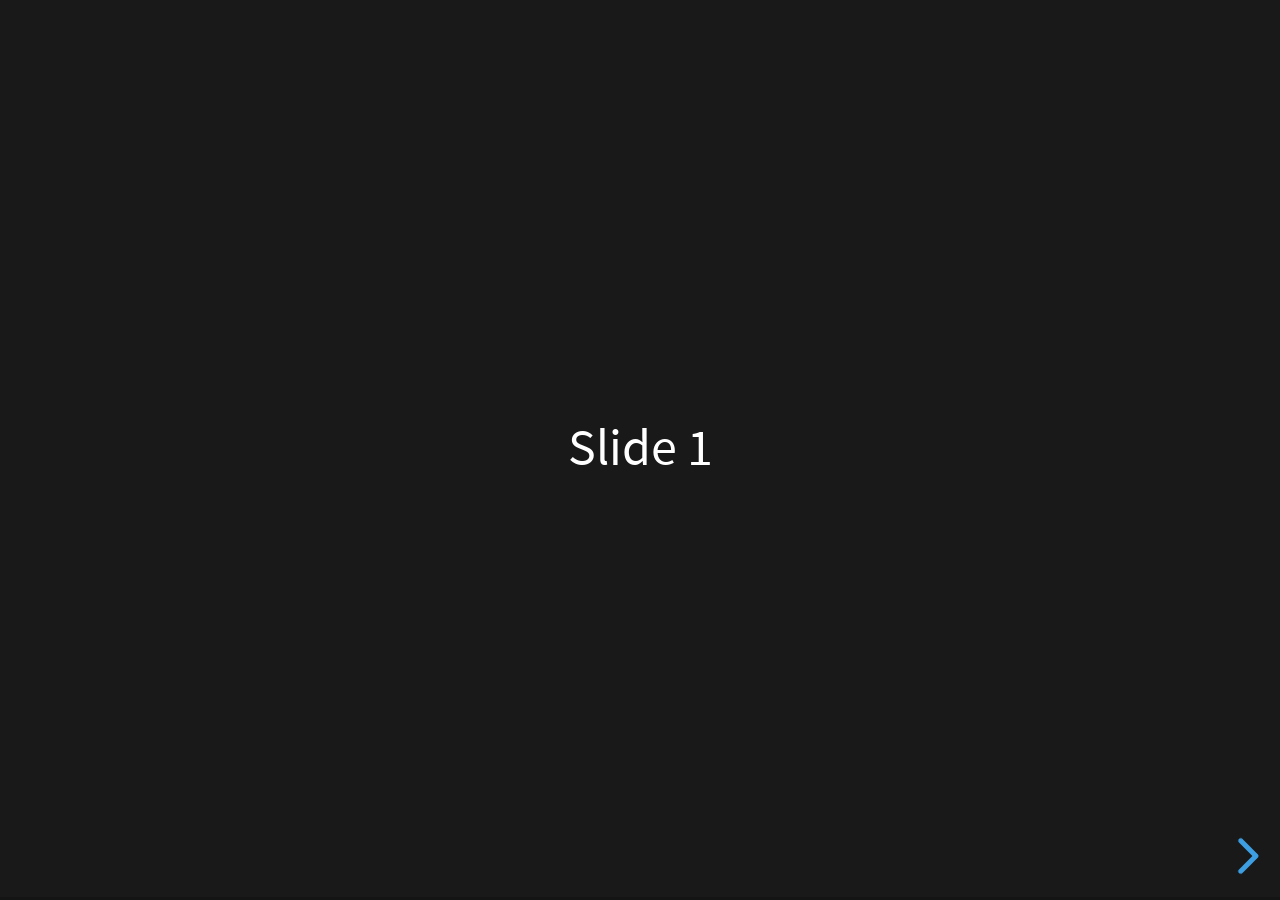
<file: apresentacao/index.html>
<!doctype html>
<html>
	<head>
		<meta charset="utf-8">
		<meta name="viewport" content="width=device-width, initial-scale=1.0, maximum-scale=1.0, user-scalable=no">

		<title>reveal.js</title>

		<link rel="stylesheet" href="css/reset.css">
		<link rel="stylesheet" href="css/reveal.css">
		<link rel="stylesheet" href="css/theme/black.css">

		<!-- Theme used for syntax highlighting of code -->
		<link rel="stylesheet" href="lib/css/monokai.css">

		<!-- Printing and PDF exports -->
		<script>
			var link = document.createElement( 'link' );
			link.rel = 'stylesheet';
			link.type = 'text/css';
			link.href = window.location.search.match( /print-pdf/gi ) ? 'css/print/pdf.css' : 'css/print/paper.css';
			document.getElementsByTagName( 'head' )[0].appendChild( link );
		</script>
	</head>
	<body>
		<div class="reveal">
			<div class="slides">
				<section>Slide 1</section>
				<section>Slide 2</section>
			</div>
		</div>

		<script src="js/reveal.js"></script>

		<script>
			// More info about config & dependencies:
			// - https://github.com/hakimel/reveal.js#configuration
			// - https://github.com/hakimel/reveal.js#dependencies
			Reveal.initialize({
				dependencies: [
					{ src: 'plugin/markdown/marked.js' },
					{ src: 'plugin/markdown/markdown.js' },
					{ src: 'plugin/notes/notes.js', async: true },
					{ src: 'plugin/highlight/highlight.js', async: true }
				]
			});
		</script>
	</body>
</html>
</file>
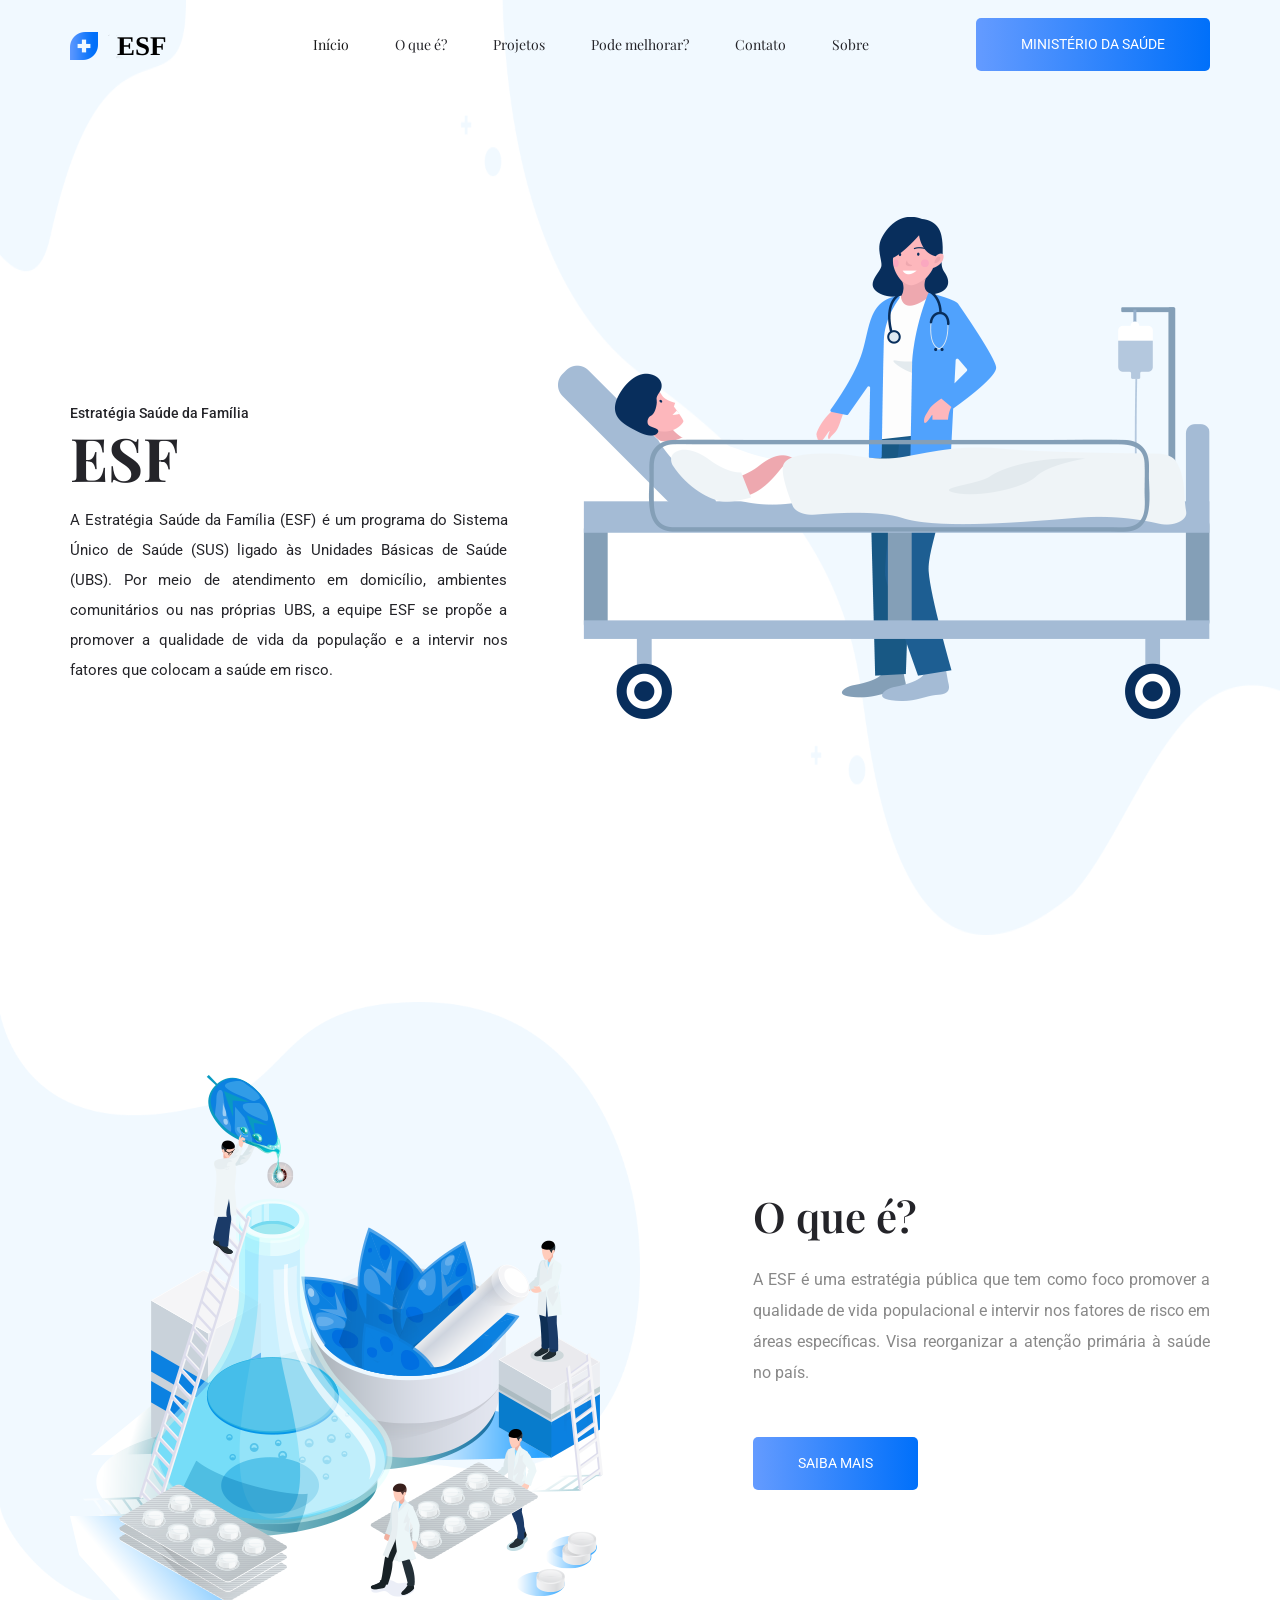
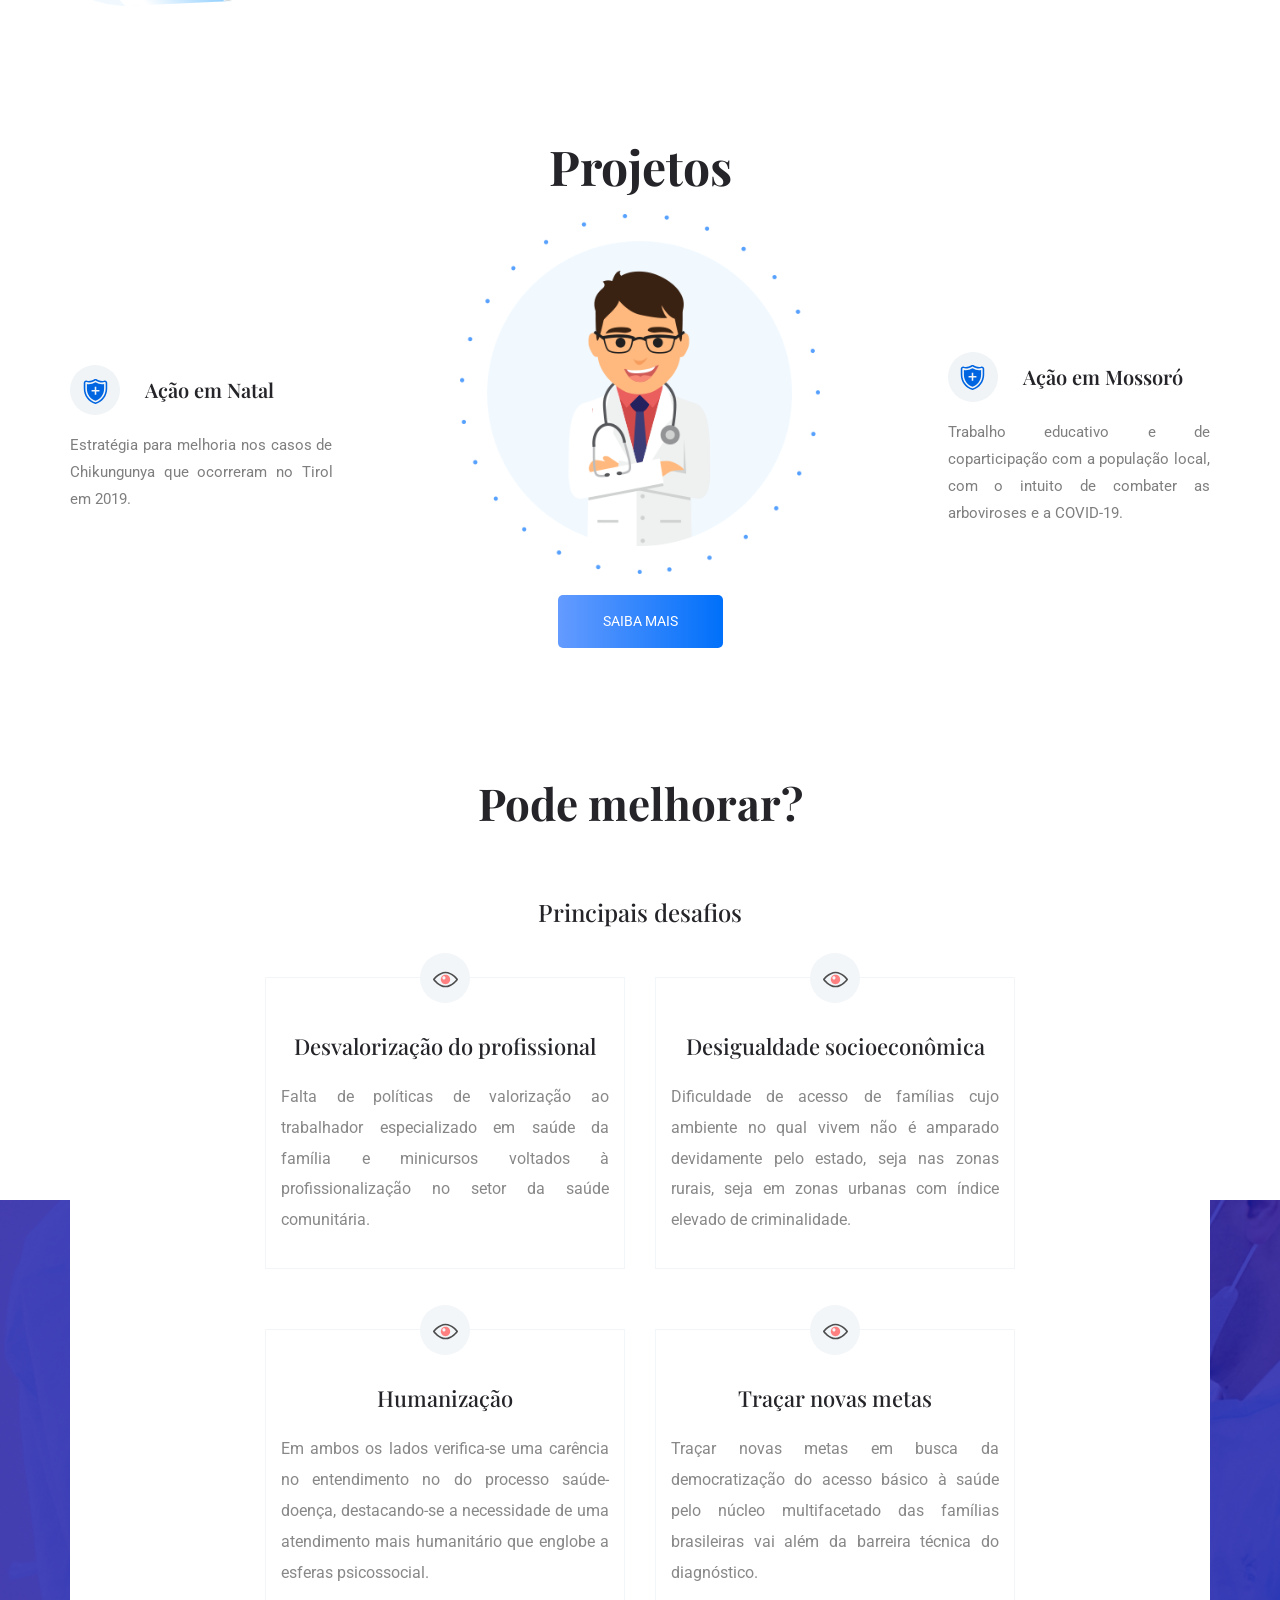
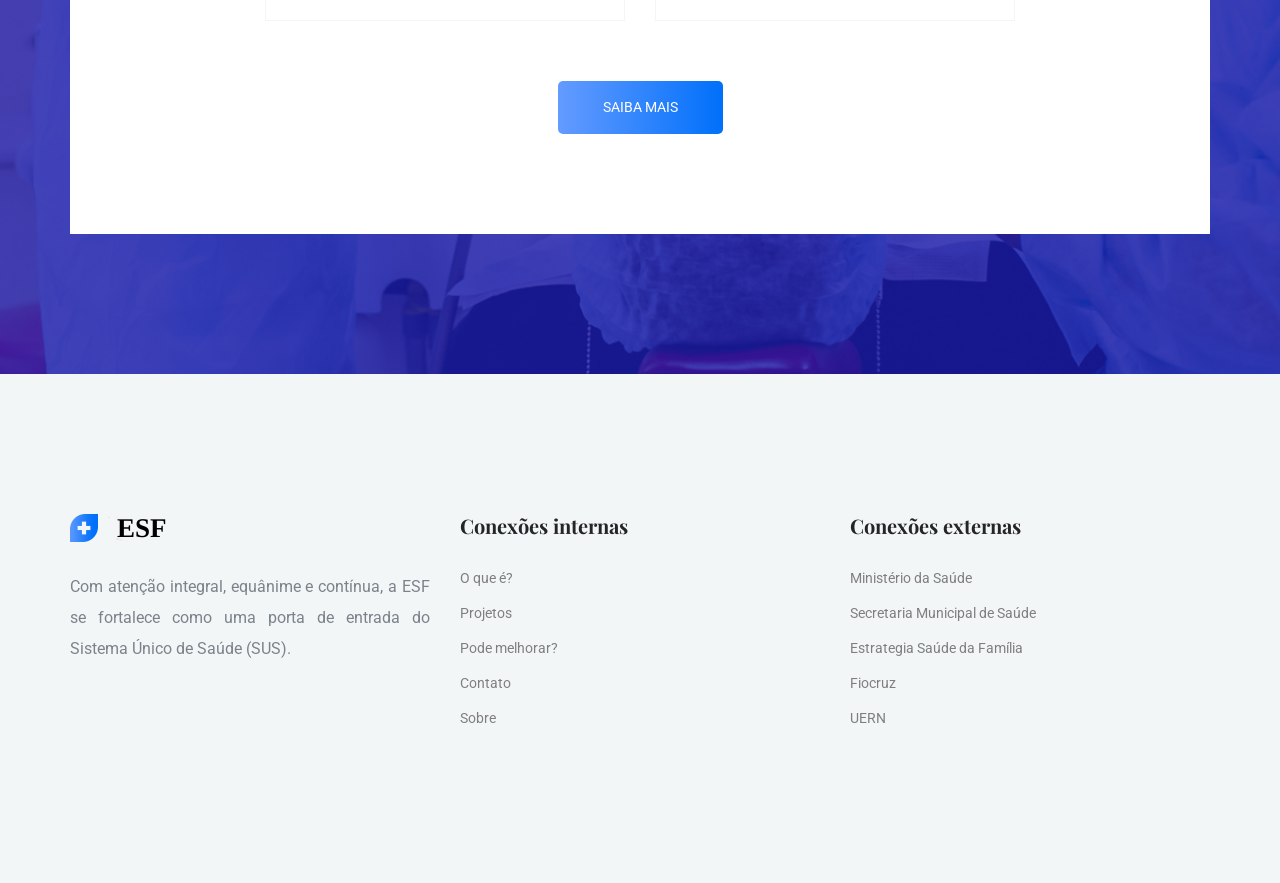
<file: esf/index.html>
<!doctype html>
<html lang="pt_BR">

<head>
    <!-- Required meta tags -->
    <meta charset="utf-8">
    <meta name="viewport" content="width=device-width, initial-scale=1, shrink-to-fit=no">
    <title>ESF | Início</title>
    <link rel="icon" href="img/favicon.png">
    <!-- Bootstrap CSS -->
    <link rel="stylesheet" href="css/bootstrap.min.css">
    <!-- animate CSS -->
    <link rel="stylesheet" href="css/animate.css">
    <!-- owl carousel CSS -->
    <link rel="stylesheet" href="css/owl.carousel.min.css">
    <!-- themify CSS -->
    <link rel="stylesheet" href="css/themify-icons.css">
    <!-- flaticon CSS -->
    <link rel="stylesheet" href="css/flaticon.css">
    <!-- magnific popup CSS -->
    <link rel="stylesheet" href="css/magnific-popup.css">
    <!-- nice select CSS -->
    <link rel="stylesheet" href="css/nice-select.css">
    <!-- swiper CSS -->
    <link rel="stylesheet" href="css/slick.css">
    <!-- style CSS -->
    <link rel="stylesheet" href="css/style.css">
</head>

<body>
    <!--::header part start::-->
    <header class="main_menu home_menu">
        <div class="container">
            <div class="row align-items-center">
                <div class="col-lg-12">
                    <nav class="navbar navbar-expand-lg navbar-light">
                        <a class="navbar-brand" href="index.html"> <img src="img/logo.png" alt="logo"> </a>
                        <button class="navbar-toggler" type="button" data-toggle="collapse"
                            data-target="#navbarSupportedContent" aria-controls="navbarSupportedContent"
                            aria-expanded="false" aria-label="Toggle navigation">
                            <span class="navbar-toggler-icon"></span>
                        </button>

                        <div class="collapse navbar-collapse main-menu-item justify-content-center"
                            id="navbarSupportedContent">
                            <ul class="navbar-nav align-items-center">
                                <li class="nav-item active">
                                    <a class="nav-link" href="index.html">Início</a>
                                </li>
                                <li class="nav-item">
                                    <a class="nav-link" href="definicao.html">O que é?</a>
                                </li>
                                <li class="nav-item">
                                    <a class="nav-link" href="projetos.html">Projetos</a>
                                </li>
                                <li class="nav-item">
                                    <a class="nav-link" href="podemelhorar.html">Pode melhorar?</a>
                                </li>
                                <li class="nav-item">
                                    <a class="nav-link" href="contato.html">Contato</a>
                                </li>
                                <li class="nav-item">
                                    <a class="nav-link" href="sobre.html">Sobre</a>
                                </li>
                            </ul>
                        </div>
                        <a class="btn_2 d-none d-lg-block" href="https://saude.gov.br/" target="_blank">Ministério da Saúde</a>
                    </nav>
                </div>
            </div>
        </div>
    </header>
    <!-- Header part end-->

    <!-- banner part start-->
    <section class="banner_part">
        <div class="container">
            <div class="row align-items-center">
                <div class="col-lg-5 col-xl-5">
                    <div class="banner_text">
                        <div class="banner_text_iner">
                            <h5>Estratégia Saúde da Família</h5>
                            <h1>ESF</h1>
                            <p>A Estratégia Saúde da Família (ESF) é um programa do Sistema Único de Saúde (SUS) ligado às Unidades Básicas de Saúde (UBS). Por meio de atendimento em domicílio, ambientes comunitários ou nas próprias UBS, a equipe ESF se propõe a promover a qualidade de vida da população e a intervir nos fatores que colocam a saúde em risco.</p>
                        </div>
                    </div>
                </div>
                <div class="col-lg-7">
                    <div class="banner_img">
                        <img src="img/banner_img.png" alt="">
                    </div>
                </div>
            </div>
        </div>
    </section>
    <!-- banner part start-->

    <!-- about us part start-->
    <section class="about_us padding_top">
        <div class="container">
            <div class="row justify-content-between align-items-center">
                <div class="col-md-6 col-lg-6">
                    <div class="about_us_img">
                        <img src="img/top_service.png" alt="">
                    </div>
                </div>
                <div class="col-md-6 col-lg-5">
                    <div class="about_us_text">
                        <h2>O que é?</h2>
                        <p>A ESF é uma estratégia pública que tem como foco promover a qualidade de vida populacional e intervir nos fatores de risco em áreas específicas. Visa reorganizar a atenção primária à saúde no país.</p>
                        <a class="btn_2 " href="definicao.html">Saiba mais</a>
                    </div>
                </div>
            </div>
        </div>
    </section>
    <!-- about us part end-->

    <!-- feature_part start-->
    <section class="feature_part">
        <div class="container">
            <div class="row justify-content-center">
                <div class="col-xl-8">
                    <div class="section_tittle text-center">
                        <h2>Projetos</h2>
                    </div>
                </div>
            </div>
            <div class="row justify-content-between align-items-center">
                <div class="col-lg-3 col-sm-12">
                    <div class="single_feature">
                        <div class="single_feature_part">
                            <span class="single_feature_icon"><img src="img/icon/banner_1.svg" alt=""></span>
                            <h4>Ação em Natal</h4>
                            <p>Estratégia para melhoria nos casos de Chikungunya que ocorreram no Tirol em 2019.</p>
                        </div>
                    </div>
                </div>
                <div class="col-lg-4 col-sm-12">
                        <div class="single_feature_img">
                            <img src="img/service.png" alt="">
                        </div>
                </div>
                <div class="col-lg-3 col-sm-12">
                    <div class="single_feature">
                        <div class="single_feature_part">
                            <span class="single_feature_icon"><img src="img/icon/banner_1.svg" alt=""></span>
                            <h4>Ação em Mossoró</h4>
                            <p>Trabalho educativo e de coparticipação com a população local, com o intuito de combater as arboviroses e a COVID-19.</p>
                        </div>
                    </div>
                </div>
            </div>
            <div class="row justify-content-center">
                <div class="col-xl-8">
                    <div class="section_tittle text-center">
                        <br><a class="btn_2 " href="projetos.html">Saiba mais</a>
                    </div>
                </div>
            </div>
        </div>
    </section>
    <!-- feature_part start-->

    <!-- our depertment part start-->
    <section class="our_depertment section_padding">
        <div class="container">
            <div class="row justify-content-center text-center">
                <div class="col-xl-12">
                    <div class="depertment_content">
                        <div class="row justify-content-center">
                            <div class="col-xl-8">
                                <h2>Pode melhorar?</h2>
                                    <h3>Principais desafios</h3><br><br>
                                <div class="row">
                                    <div class="col-lg-6 col-sm-6">
                                        <div class="single_our_depertment">
                                            <span class="our_depertment_icon"><img src="img/icon/feature_2.svg"
                                                    alt=""></span>
                                            <h4>Desvalorização do profissional</h4>
                                            <p>Falta de políticas de valorização ao trabalhador especializado em saúde da família e minicursos voltados à profissionalização no setor da saúde comunitária.</p>
                                        </div>
                                    </div>
                                    <div class="col-lg-6 col-sm-6">
                                        <div class="single_our_depertment">
                                            <span class="our_depertment_icon"><img src="img/icon/feature_2.svg"
                                                    alt=""></span>
                                            <h4>Desigualdade socioeconômica</h4>
                                            <p>Dificuldade de acesso de famílias cujo ambiente no qual vivem não é amparado devidamente pelo estado, seja nas zonas rurais, seja em zonas urbanas com índice elevado de criminalidade.</p>
                                        </div>
                                    </div>
                                    <div class="col-lg-6 col-sm-6">
                                        <div class="single_our_depertment">
                                            <span class="our_depertment_icon"><img src="img/icon/feature_2.svg"
                                                    alt=""></span>
                                            <h4>Humanização</h4>
                                            <p>Em ambos os lados verifica-se uma carência no entendimento no do processo saúde-doença, destacando-se a necessidade de uma atendimento mais humanitário que englobe a esferas psicossocial.</p>
                                        </div>
                                    </div>
                                    <div class="col-lg-6 col-sm-6">
                                        <div class="single_our_depertment">
                                            <span class="our_depertment_icon"><img src="img/icon/feature_2.svg"
                                                    alt=""></span>
                                            <h4>Traçar novas metas</h4>
                                            <p>Traçar novas metas em busca da democratização do acesso básico à saúde pelo núcleo multifacetado das famílias brasileiras vai além da barreira técnica do diagnóstico.</p>
                                        </div>
                                    </div>
                                </div>
                                <a class="btn_2 " href="podemelhorar.html">Saiba mais</a>
                            </div>
                        </div>

                    </div>
                </div>
            </div>
        </div>
    </section>
    <!-- our depertment part end-->

    <!-- footer part start-->
    <footer class="footer-area">
        <div class="footer section_padding">
            <div class="container">
                <div class="row justify-content-between">
                    <div class="col-md-4 col-sm-6 single-footer-widget">
                        <a href="#" class="footer_logo"> <img src="img/logo.png" alt="#"> </a>
                        <p>Com atenção integral, equânime e contínua, a ESF se fortalece como uma porta de entrada do Sistema Único de Saúde (SUS).</p>
                    </div>
                    <div class="col-sm-6 col-md-4 single-footer-widget">
                        <h4>Conexões internas</h4>
                        <ul>
                            <li><a href="definicao.html">O que é?</a></li>
                            <li><a href="projetos.html">Projetos</a></li>
                            <li><a href="podemelhorar.html">Pode melhorar?</a></li>
                            <li><a href="contato.html">Contato</a></li>
                            <li><a href="sobre.html">Sobre</a></li>
                        </ul>
                    </div>
                    <div class="col-sm-6 col-md-4 single-footer-widget">
                        <h4>Conexões externas</h4>
                        <ul>
                            <li><a  href="https://saude.gov.br/" target="_blank">Ministério da Saúde</a></li>
                            <li><a  href="https://www.prefeiturademossoro.com.br/secretaria-municipal-de-saude/" target="_blank">Secretaria Municipal de Saúde</a></li>
                            <li><a  href="https://www.saude.gov.br/acoes-e-programas/saude-da-familia" target="_blank">Estrategia Saúde da Família</a></li>
                            <li><a  href="https://pensesus.fiocruz.br/saude-da-familia" target="_blank">Fiocruz</a></li>
                            <li><a  href="http://portal.uern.br/" target="_blank">UERN</a></li>
                        </ul>
                    </div>
                </div>
            </div>
        </div>
    </footer>

    <!-- footer part end-->

    <!-- jquery plugins here-->

    <script src="js/jquery-1.12.1.min.js"></script>
    <!-- popper js -->
    <script src="js/popper.min.js"></script>
    <!-- bootstrap js -->
    <script src="js/bootstrap.min.js"></script>
    <!-- owl carousel js -->
    <script src="js/owl.carousel.min.js"></script>
    <script src="js/jquery.nice-select.min.js"></script>
    <!-- contact js -->
    <script src="js/jquery.ajaxchimp.min.js"></script>
    <script src="js/jquery.form.js"></script>
    <script src="js/jquery.validate.min.js"></script>
    <script src="js/mail-script.js"></script>
    <script src="js/contact.js"></script>
    <!-- custom js -->
    <script src="js/custom.js"></script>
</body>

</html>
</file>
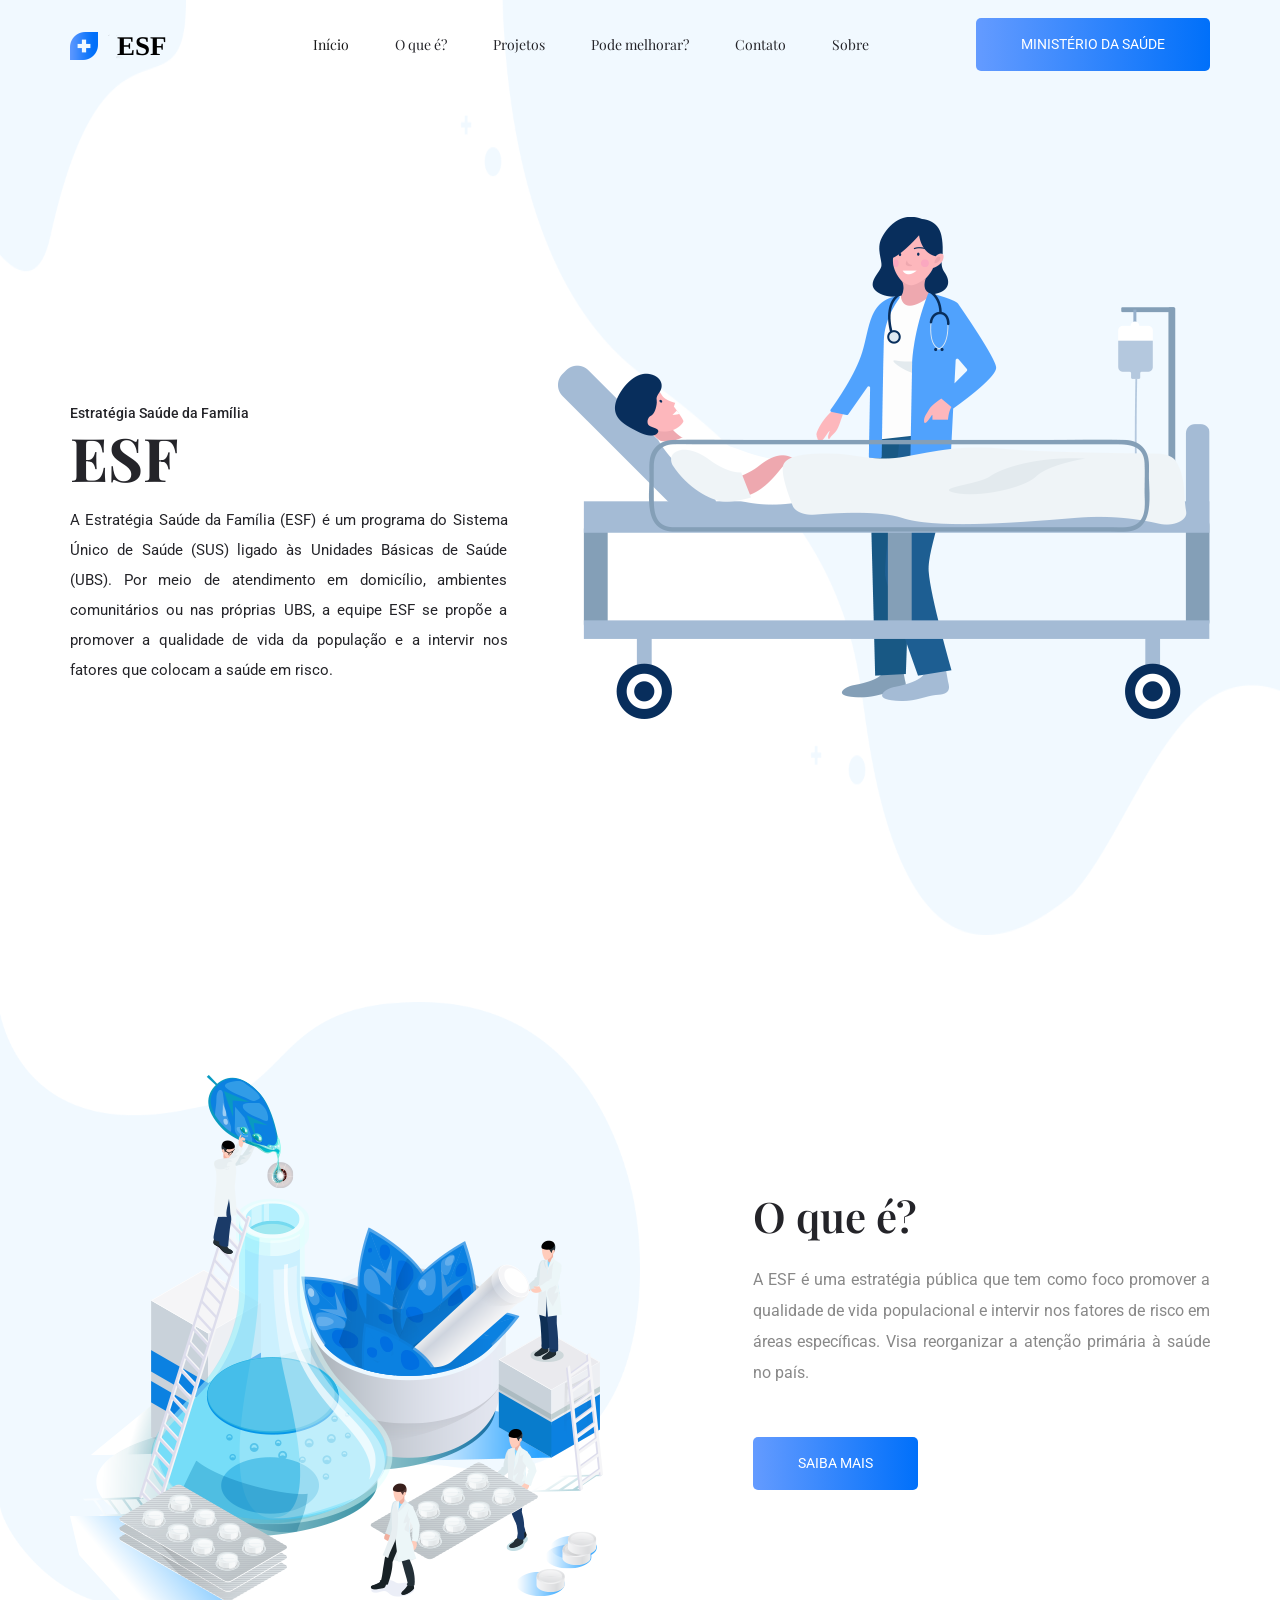
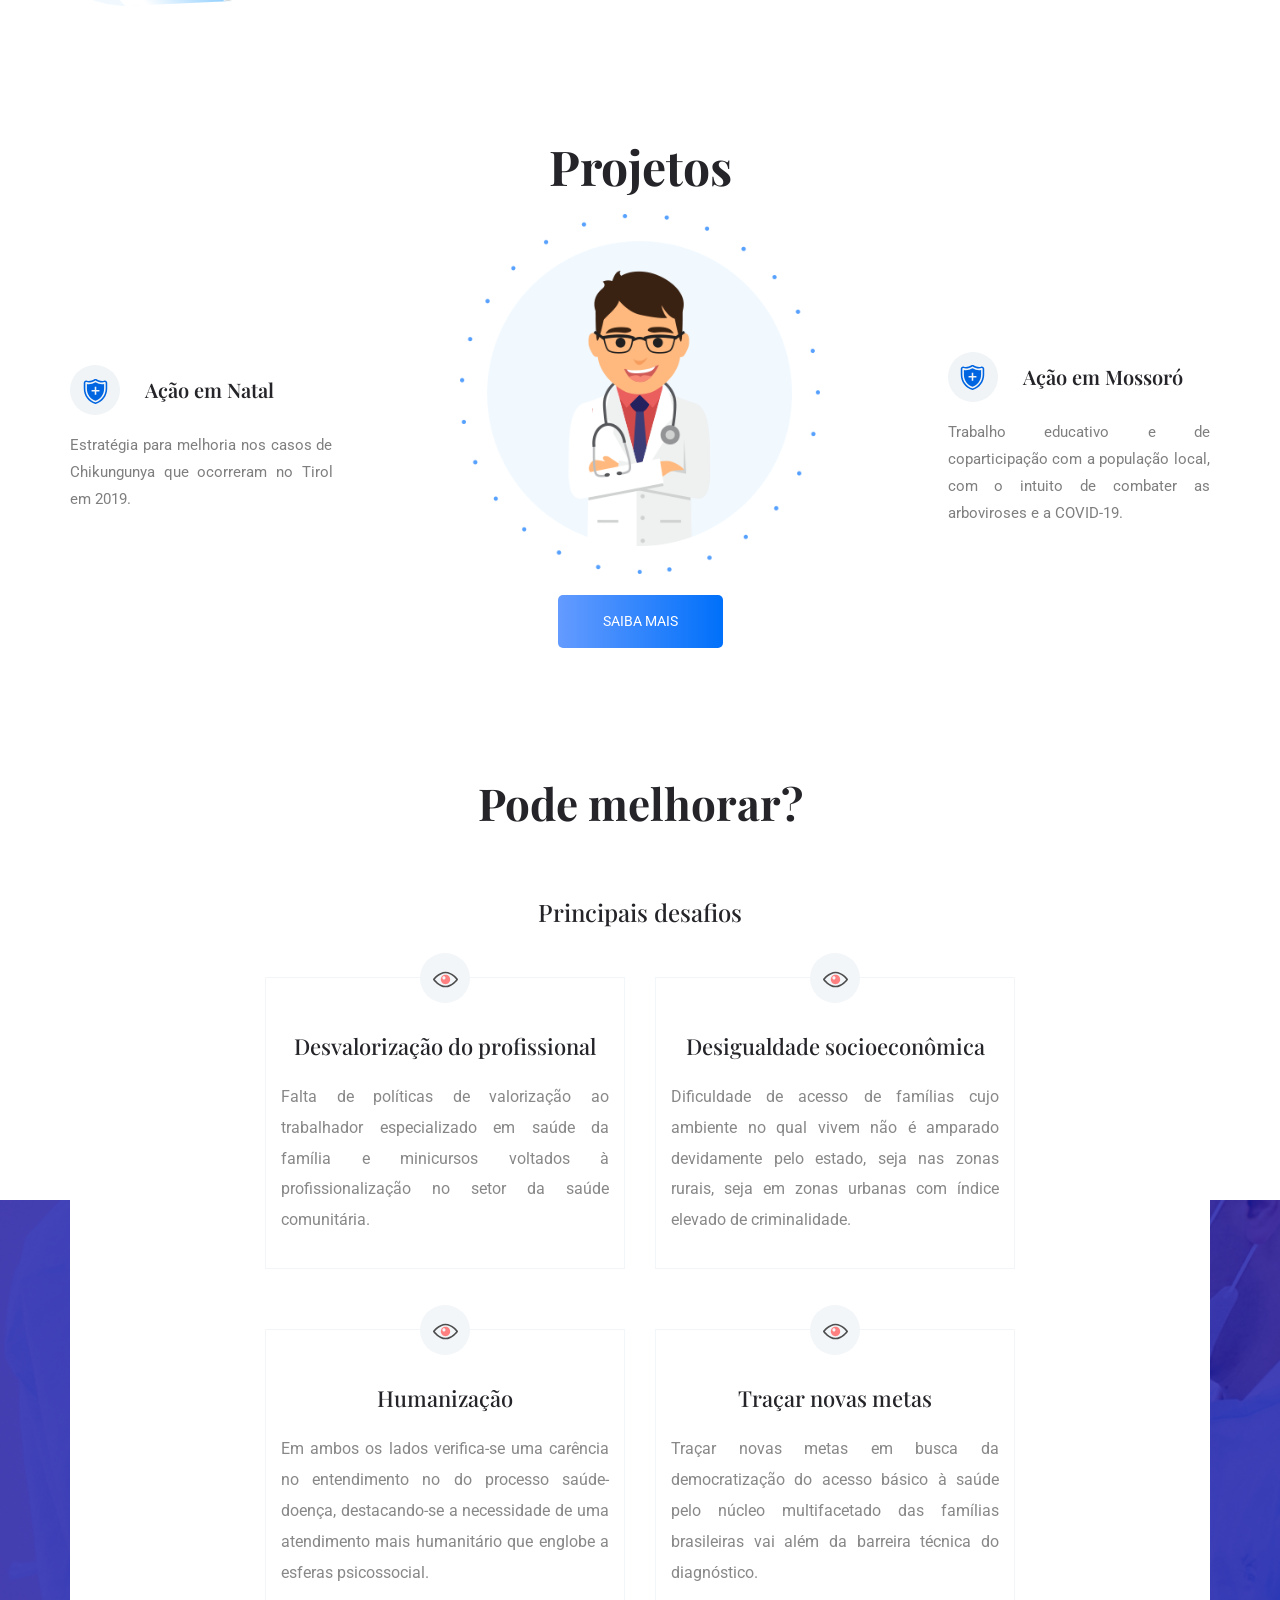
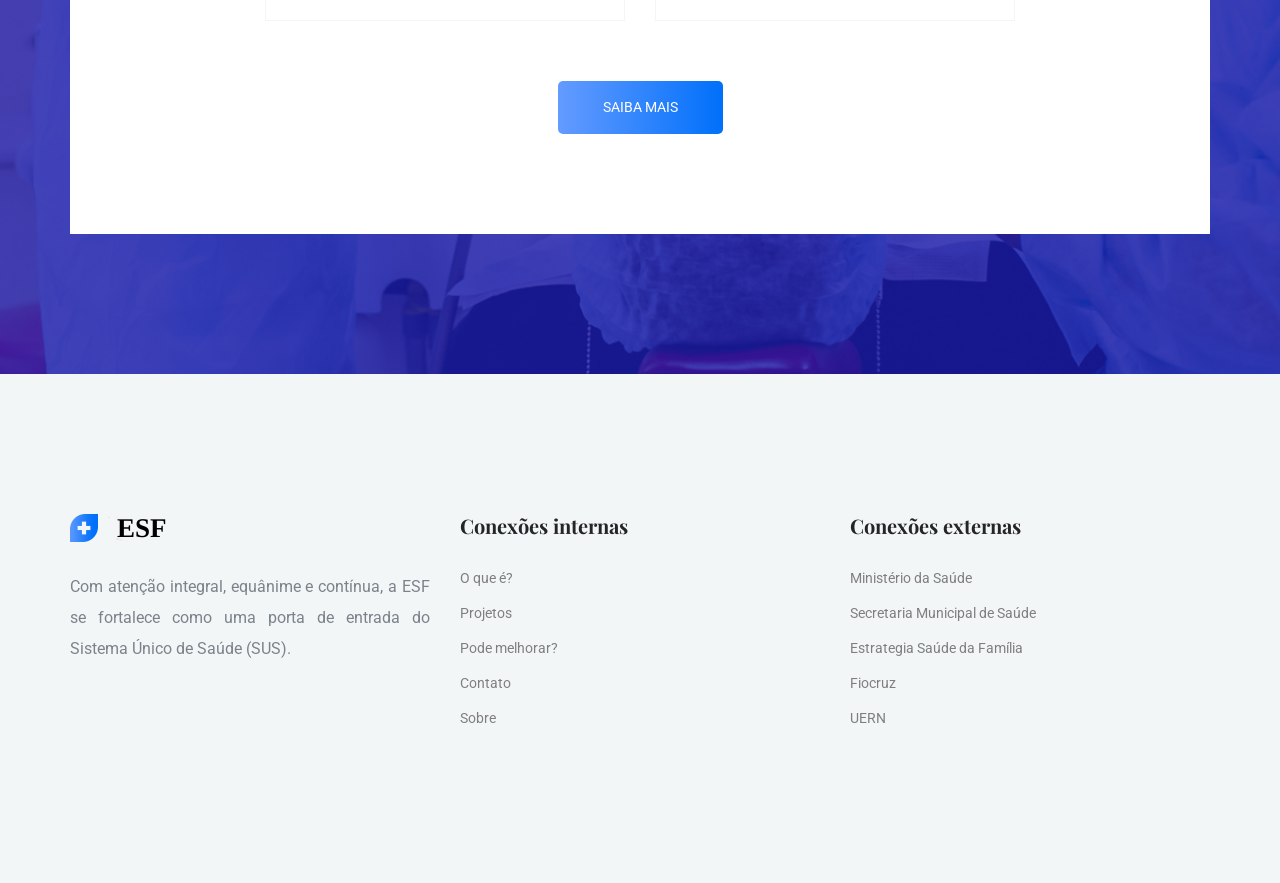
<file: sintesecriativa/index.html>
<!doctype html>
<html lang="pt_BR">

<head>
    <!-- Required meta tags -->
    <meta charset="utf-8">
    <meta name="viewport" content="width=device-width, initial-scale=1, shrink-to-fit=no">
    <title>ESF | Início</title>
    <link rel="icon" href="img/favicon.png">
    <!-- Bootstrap CSS -->
    <link rel="stylesheet" href="css/bootstrap.min.css">
    <!-- animate CSS -->
    <link rel="stylesheet" href="css/animate.css">
    <!-- owl carousel CSS -->
    <link rel="stylesheet" href="css/owl.carousel.min.css">
    <!-- themify CSS -->
    <link rel="stylesheet" href="css/themify-icons.css">
    <!-- flaticon CSS -->
    <link rel="stylesheet" href="css/flaticon.css">
    <!-- magnific popup CSS -->
    <link rel="stylesheet" href="css/magnific-popup.css">
    <!-- nice select CSS -->
    <link rel="stylesheet" href="css/nice-select.css">
    <!-- swiper CSS -->
    <link rel="stylesheet" href="css/slick.css">
    <!-- style CSS -->
    <link rel="stylesheet" href="css/style.css">
</head>

<body>
    <!--::header part start::-->
    <header class="main_menu home_menu">
        <div class="container">
            <div class="row align-items-center">
                <div class="col-lg-12">
                    <nav class="navbar navbar-expand-lg navbar-light">
                        <a class="navbar-brand" href="index.html"> <img src="img/logo.png" alt="logo"> </a>
                        <button class="navbar-toggler" type="button" data-toggle="collapse"
                            data-target="#navbarSupportedContent" aria-controls="navbarSupportedContent"
                            aria-expanded="false" aria-label="Toggle navigation">
                            <span class="navbar-toggler-icon"></span>
                        </button>

                        <div class="collapse navbar-collapse main-menu-item justify-content-center"
                            id="navbarSupportedContent">
                            <ul class="navbar-nav align-items-center">
                                <li class="nav-item active">
                                    <a class="nav-link" href="index.html">Início</a>
                                </li>
                                <li class="nav-item">
                                    <a class="nav-link" href="definicao.html">O que é?</a>
                                </li>
                                <li class="nav-item">
                                    <a class="nav-link" href="projetos.html">Projetos</a>
                                </li>
                                <li class="nav-item">
                                    <a class="nav-link" href="podemelhorar.html">Pode melhorar?</a>
                                </li>
                                <li class="nav-item">
                                    <a class="nav-link" href="contato.html">Contato</a>
                                </li>
                                <li class="nav-item">
                                    <a class="nav-link" href="sobre.html">Sobre</a>
                                </li>
                            </ul>
                        </div>
                        <a class="btn_2 d-none d-lg-block" href="https://saude.gov.br/" target="_blank">Ministério da Saúde</a>
                    </nav>
                </div>
            </div>
        </div>
    </header>
    <!-- Header part end-->

    <!-- banner part start-->
    <section class="banner_part">
        <div class="container">
            <div class="row align-items-center">
                <div class="col-lg-5 col-xl-5">
                    <div class="banner_text">
                        <div class="banner_text_iner">
                            <h5>Estratégia Saúde da Família</h5>
                            <h1>ESF</h1>
                            <p>A Estratégia Saúde da Família (ESF) é um programa do Sistema Único de Saúde (SUS) ligado às Unidades Básicas de Saúde (UBS). Por meio de atendimento em domicílio, ambientes comunitários ou nas próprias UBS, a equipe ESF se propõe a promover a qualidade de vida da população e a intervir nos fatores que colocam a saúde em risco.</p>
                        </div>
                    </div>
                </div>
                <div class="col-lg-7">
                    <div class="banner_img">
                        <img src="img/banner_img.png" alt="">
                    </div>
                </div>
            </div>
        </div>
    </section>
    <!-- banner part start-->

    <!-- about us part start-->
    <section class="about_us padding_top">
        <div class="container">
            <div class="row justify-content-between align-items-center">
                <div class="col-md-6 col-lg-6">
                    <div class="about_us_img">
                        <img src="img/top_service.png" alt="">
                    </div>
                </div>
                <div class="col-md-6 col-lg-5">
                    <div class="about_us_text">
                        <h2>O que é?</h2>
                        <p>A ESF é uma estratégia pública que tem como foco promover a qualidade de vida populacional e intervir nos fatores de risco em áreas específicas. Visa reorganizar a atenção primária à saúde no país.</p>
                        <a class="btn_2 " href="definicao.html">Saiba mais</a>
                    </div>
                </div>
            </div>
        </div>
    </section>
    <!-- about us part end-->

    <!-- feature_part start-->
    <section class="feature_part">
        <div class="container">
            <div class="row justify-content-center">
                <div class="col-xl-8">
                    <div class="section_tittle text-center">
                        <h2>Projetos</h2>
                    </div>
                </div>
            </div>
            <div class="row justify-content-between align-items-center">
                <div class="col-lg-3 col-sm-12">
                    <div class="single_feature">
                        <div class="single_feature_part">
                            <span class="single_feature_icon"><img src="img/icon/banner_1.svg" alt=""></span>
                            <h4>Ação em Natal</h4>
                            <p>Estratégia para melhoria nos casos de Chikungunya que ocorreram no Tirol em 2019.</p>
                        </div>
                    </div>
                </div>
                <div class="col-lg-4 col-sm-12">
                        <div class="single_feature_img">
                            <img src="img/service.png" alt="">
                        </div>
                </div>
                <div class="col-lg-3 col-sm-12">
                    <div class="single_feature">
                        <div class="single_feature_part">
                            <span class="single_feature_icon"><img src="img/icon/banner_1.svg" alt=""></span>
                            <h4>Ação em Mossoró</h4>
                            <p>Trabalho educativo e de coparticipação com a população local, com o intuito de combater as arboviroses e a COVID-19.</p>
                        </div>
                    </div>
                </div>
            </div>
            <div class="row justify-content-center">
                <div class="col-xl-8">
                    <div class="section_tittle text-center">
                        <br><a class="btn_2 " href="projetos.html">Saiba mais</a>
                    </div>
                </div>
            </div>
        </div>
    </section>
    <!-- feature_part start-->

    <!-- our depertment part start-->
    <section class="our_depertment section_padding">
        <div class="container">
            <div class="row justify-content-center text-center">
                <div class="col-xl-12">
                    <div class="depertment_content">
                        <div class="row justify-content-center">
                            <div class="col-xl-8">
                                <h2>Pode melhorar?</h2>
                                    <h3>Principais desafios</h3><br><br>
                                <div class="row">
                                    <div class="col-lg-6 col-sm-6">
                                        <div class="single_our_depertment">
                                            <span class="our_depertment_icon"><img src="img/icon/feature_2.svg"
                                                    alt=""></span>
                                            <h4>Desvalorização do profissional</h4>
                                            <p>Falta de políticas de valorização ao trabalhador especializado em saúde da família e minicursos voltados à profissionalização no setor da saúde comunitária.</p>
                                        </div>
                                    </div>
                                    <div class="col-lg-6 col-sm-6">
                                        <div class="single_our_depertment">
                                            <span class="our_depertment_icon"><img src="img/icon/feature_2.svg"
                                                    alt=""></span>
                                            <h4>Desigualdade socioeconômica</h4>
                                            <p>Dificuldade de acesso de famílias cujo ambiente no qual vivem não é amparado devidamente pelo estado, seja nas zonas rurais, seja em zonas urbanas com índice elevado de criminalidade.</p>
                                        </div>
                                    </div>
                                    <div class="col-lg-6 col-sm-6">
                                        <div class="single_our_depertment">
                                            <span class="our_depertment_icon"><img src="img/icon/feature_2.svg"
                                                    alt=""></span>
                                            <h4>Humanização</h4>
                                            <p>Em ambos os lados verifica-se uma carência no entendimento no do processo saúde-doença, destacando-se a necessidade de uma atendimento mais humanitário que englobe a esferas psicossocial.</p>
                                        </div>
                                    </div>
                                    <div class="col-lg-6 col-sm-6">
                                        <div class="single_our_depertment">
                                            <span class="our_depertment_icon"><img src="img/icon/feature_2.svg"
                                                    alt=""></span>
                                            <h4>Traçar novas metas</h4>
                                            <p>Traçar novas metas em busca da democratização do acesso básico à saúde pelo núcleo multifacetado das famílias brasileiras vai além da barreira técnica do diagnóstico.</p>
                                        </div>
                                    </div>
                                </div>
                                <a class="btn_2 " href="comomelhorar.html">Saiba mais</a>
                            </div>
                        </div>

                    </div>
                </div>
            </div>
        </div>
    </section>
    <!-- our depertment part end-->

    <!-- footer part start-->
    <footer class="footer-area">
        <div class="footer section_padding">
            <div class="container">
                <div class="row justify-content-between">
                    <div class="col-md-4 col-sm-6 single-footer-widget">
                        <a href="#" class="footer_logo"> <img src="img/logo.png" alt="#"> </a>
                        <p>Com atenção integral, equânime e contínua, a ESF se fortalece como uma porta de entrada do Sistema Único de Saúde (SUS).</p>
                    </div>
                    <div class="col-sm-6 col-md-4 single-footer-widget">
                        <h4>Conexões internas</h4>
                        <ul>
                            <li><a href="definicao.html">O que é?</a></li>
                            <li><a href="projetos.html">Projetos</a></li>
                            <li><a href="podemelhorar.html">Pode melhorar?</a></li>
                            <li><a href="contato.html">Contato</a></li>
                            <li><a href="sobre.html">Sobre</a></li>
                        </ul>
                    </div>
                    <div class="col-sm-6 col-md-4 single-footer-widget">
                        <h4>Conexões externas</h4>
                        <ul>
                            <li><a  href="https://saude.gov.br/" target="_blank">Ministério da Saúde</a></li>
                            <li><a  href="https://www.prefeiturademossoro.com.br/secretaria-municipal-de-saude/" target="_blank">Secretaria Municipal de Saúde</a></li>
                            <li><a  href="https://www.saude.gov.br/acoes-e-programas/saude-da-familia" target="_blank">Estrategia Saúde da Família</a></li>
                            <li><a  href="https://pensesus.fiocruz.br/saude-da-familia" target="_blank">Fiocruz</a></li>
                            <li><a  href="http://portal.uern.br/" target="_blank">UERN</a></li>
                        </ul>
                    </div>
                </div>
            </div>
        </div>
    </footer>

    <!-- footer part end-->

    <!-- jquery plugins here-->

    <script src="js/jquery-1.12.1.min.js"></script>
    <!-- popper js -->
    <script src="js/popper.min.js"></script>
    <!-- bootstrap js -->
    <script src="js/bootstrap.min.js"></script>
    <!-- owl carousel js -->
    <script src="js/owl.carousel.min.js"></script>
    <script src="js/jquery.nice-select.min.js"></script>
    <!-- contact js -->
    <script src="js/jquery.ajaxchimp.min.js"></script>
    <script src="js/jquery.form.js"></script>
    <script src="js/jquery.validate.min.js"></script>
    <script src="js/mail-script.js"></script>
    <script src="js/contact.js"></script>
    <!-- custom js -->
    <script src="js/custom.js"></script>
</body>

</html>
</file>
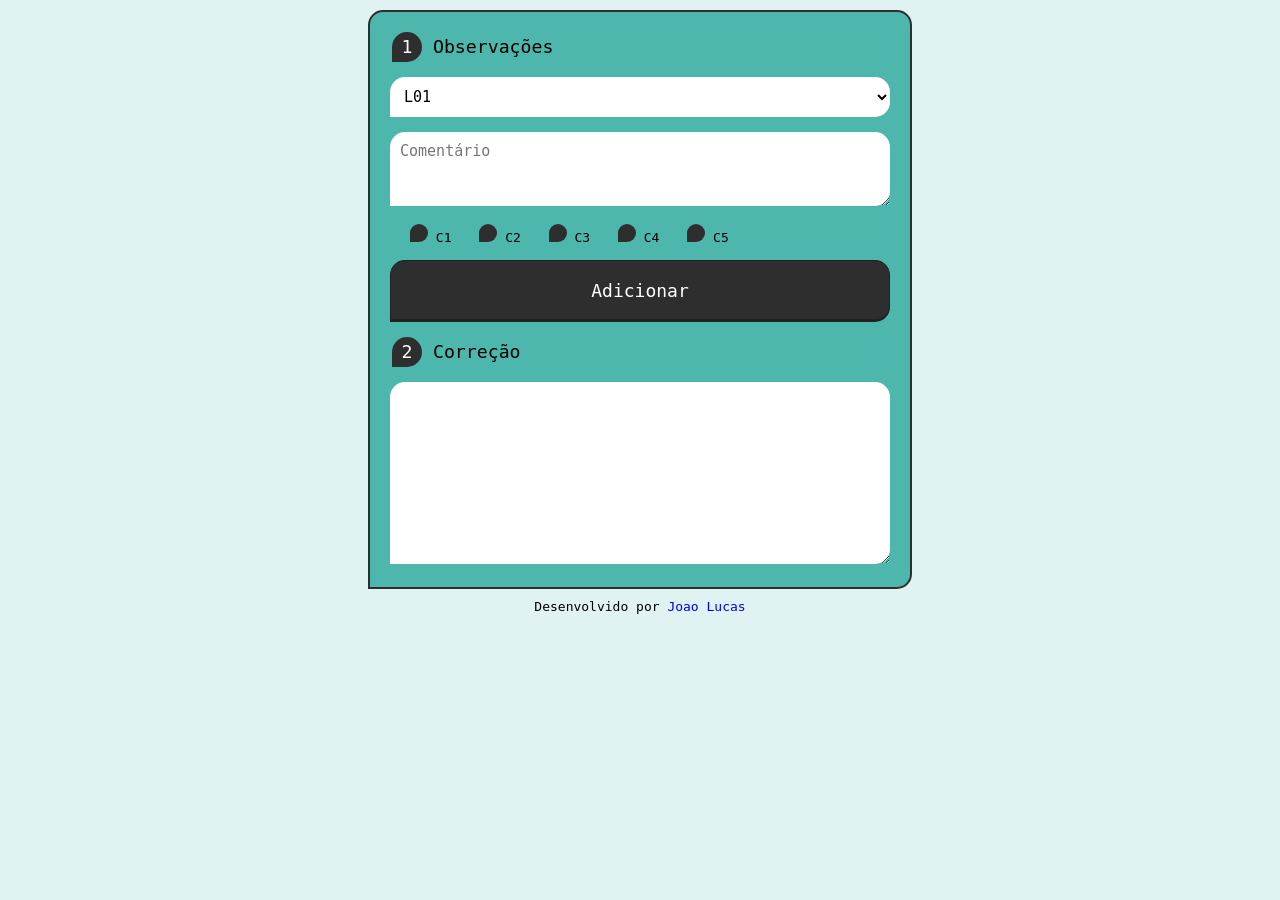
<file: correcao.html>
<!DOCTYPE html>
<html>
    <head>
        <title>Ferramenta de Correção</title>
        <link rel="icon" href="https://img.icons8.com/cotton/2x/edit--v2.png" />
        <style>
            body {
                font-family: monospace;
                background: #e0f2f1;
            }
            .form-style-5{
                background: #4db6ad;
                max-width: 500px;
                margin: 10px auto;
                padding: 20px;
                border: solid 2px;
                border-color: #2E2E2E;
                border-radius: 15px 15px 15px 0px;
            }
            .form-style-5 fieldset{
                border: none;
            }
            .form-style-5 legend {
                font-size: 1.4em;
            }
            .form-style-5 textarea,
            .form-style-5 select {
                resize: vertical; 
                background: #ffffff;
                border: none;
                border-radius: 15px 15px 15px 0px;
                font-family: monospace;
                font-size: 15px;
                padding: 10px;
                width: 100%;
                -webkit-box-sizing: border-box;
            }
            .form-style-5 .number {
                background: #2E2E2E;
                color: #fff;
                width: 30px;
                display: inline-block;
                line-height: 30px;
                text-align: center;
                border-radius: 15px 15px 15px 0px;
            }
            .form-style-5 input[type="button"]{
                cursor: pointer;
                padding: 19px 39px 18px 39px;
                color: #FFF;
                border-radius: 15px 15px 15px 0px;
                background: #2E2E2E;
                font-size: 18px;
                font-family: monospace;
                width: 100%;
                border: 1px solid #212121;
                border-width: 1px 1px 3px;
            }
            .form-style-5 input[type="button"]:hover{ 
                background-color: #212121;
            }
            .checkbox input[type="checkbox"] {
                opacity: 0;
            }
            .checkbox label::before{
                content: "";
                display: inline-block;
                height: 18px;
                width: 18px;
                border-radius: 15px 15px 15px 0px;
                background-color: #2E2E2E;
            }
            .checkbox label::after {
                color: #fff;
                display: inline-block;
                height: 6px;
                width: 9px;
                border-left: 2px solid;
                border-bottom: 2px solid;
                transform: rotate(-45deg);
            }
            .checkbox label {
                position: relative;
            }
            .checkbox label::before{
                position: relative;
            }
            .checkbox label::after {
                position: absolute;
            }
            .checkbox label::before {
                top: 0px;
            }
            .checkbox label::after {
                left: 3px;
                top: -2px;
            }
            .checkbox input[type="checkbox"] + label::after {
                content: none;
            }
            .checkbox input[type="checkbox"]:checked + label::after {
                content: "";
            }
            a {
                text-decoration: none;
            }
        </style>
        <script>
        function adicionar(){
            comentario = document.getElementById("comentario").value;
            if(comentario != ""){
                linha = document.getElementById("linha").value;
                competencia = "";
                for(count = 1; count <= 5; count++){
                    c = "C" + count;
                    check = document.getElementById(c).checked;
                    if(check == true) {
                        if(competencia == ""){
                            competencia = c;
                        }else{
                            competencia = competencia + "/" + c;
                        }
                    }
                }
                if(competencia != ""){
                    competencia = " (" + competencia + ")";
                }
                correcao = document.getElementById("correcao").value;
                correcao = correcao + linha + " - " + comentario + competencia + "\n";
                document.getElementById("correcao").value = correcao;
                document.getElementById("correcao").select();
                document.execCommand("copy");
                window.getSelection().removeAllRanges();
                document.getElementById("linha").selectedIndex = 0;
                comentario = document.getElementById("comentario").value = "";
                for(count = 1; count <= 5; count++){
                    c = "C" + count;
                    document.getElementById(c).checked = false;
                }
            }
        }
        </script>
    </head>
    <body>
        <div class="form-style-5">
            <legend><span class="number">1</span> Observações</legend><br>
            <select id="linha">
                <option value="L01">L01</option>
                <option value="L02">L02</option>
                <option value="L03">L03</option>
                <option value="L04">L04</option>
                <option value="L05">L05</option>
                <option value="L06">L06</option>
                <option value="L07">L07</option>
                <option value="L08">L08</option>
                <option value="L09">L09</option>
                <option value="L10">L10</option>
                <option value="L11">L11</option>
                <option value="L12">L12</option>
                <option value="L13">L13</option>
                <option value="L14">L14</option>
                <option value="L15">L15</option>
                <option value="L16">L16</option>
                <option value="L17">L17</option>
                <option value="L18">L18</option>
                <option value="L19">L19</option>
                <option value="L20">L20</option>
                <option value="L21">L21</option>
                <option value="L22">L22</option>
                <option value="L23">L23</option>
                <option value="L24">L24</option>
                <option value="L25">L25</option>
                <option value="L26">L26</option>
                <option value="L27">L27</option>
                <option value="L28">L28</option>
                <option value="L29">L29</option>
                <option value="L30">L30</option>
            </select><br><br> 
            <textarea id="comentario" rows="3" placeholder="Comentário"></textarea><br><br>
            <div class="checkbox">
                <input type="checkbox" id="C1" value="(C1)"><label for="C1"> C1</label>
                <input type="checkbox" id="C2" value="(C2)"><label for="C2"> C2</label>
                <input type="checkbox" id="C3" value="(C3)"><label for="C3"> C3</label>
                <input type="checkbox" id="C4" value="(C4)"><label for="C4"> C4</label>
                <input type="checkbox" id="C5" value="(C5)"><label for="C5"> C5</label>
            </div><br> 
            <input type="button" value="Adicionar" onclick="adicionar()"><br><br> 
             <legend><span class="number">2</span> Correção</legend><br>
            <textarea id="correcao" rows="9"></textarea> 
        </div>
        <footer align="center">
            Desenvolvido por <a href="http://joalllucas.github.io" target="_blank">Joao Lucas</a>
        </footer>
    </body>
</html>
</file>
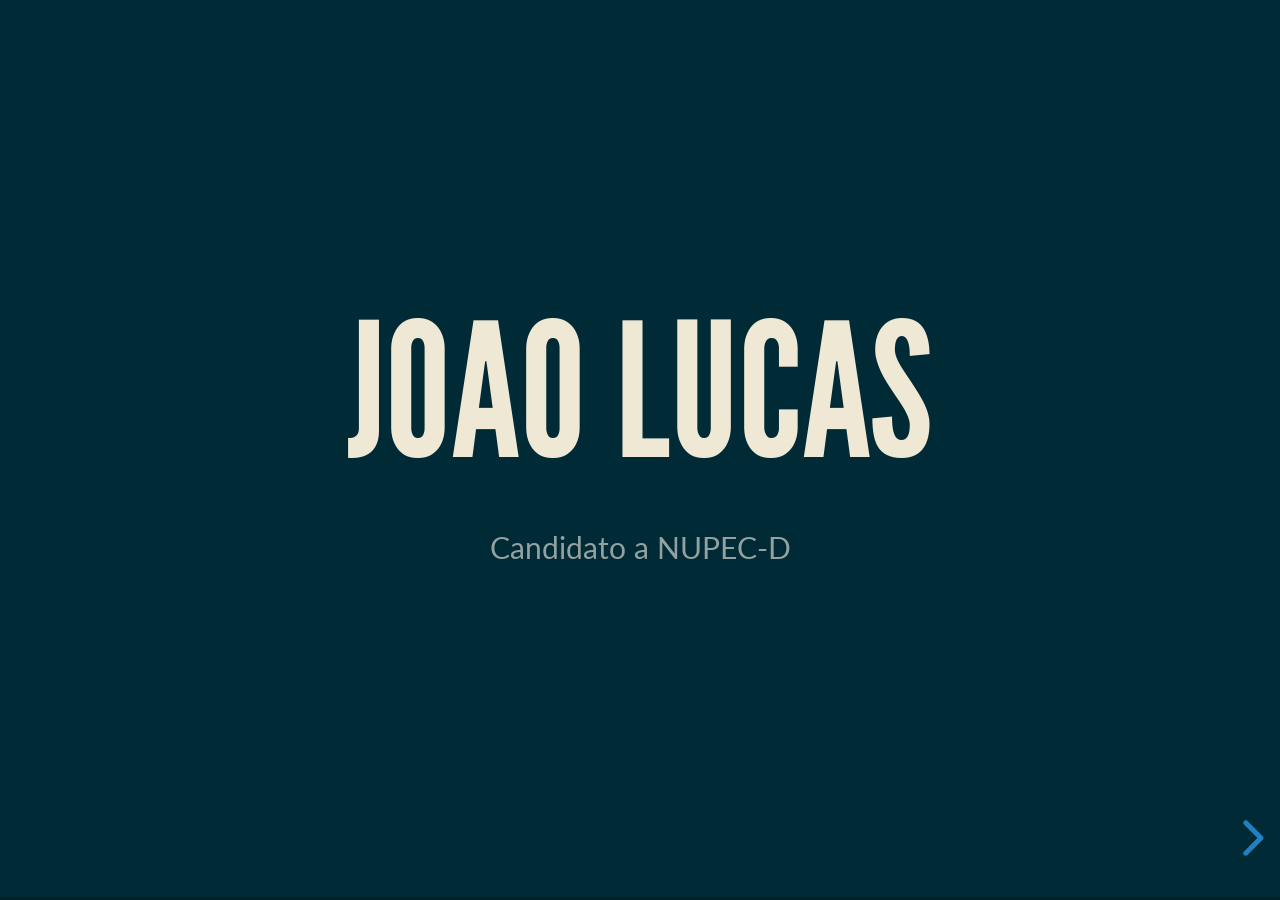
<file: apresentacao/1.html>
<!doctype html>
<html lang="en">

	<head>
		<meta charset="utf-8">

		<title>reveal.js – The HTML Presentation Framework</title>

		<meta name="description" content="A framework for easily creating beautiful presentations using HTML">
		<meta name="author" content="Hakim El Hattab">

		<meta name="apple-mobile-web-app-capable" content="yes">
		<meta name="apple-mobile-web-app-status-bar-style" content="black-translucent">

		<meta name="viewport" content="width=device-width, initial-scale=1.0">

		<link rel="stylesheet" href="css/reset.css">
		<link rel="stylesheet" href="css/reveal.css">
		<link rel="stylesheet" href="css/theme/moon.css" id="theme">

		<!-- Theme used for syntax highlighting of code -->
		<link rel="stylesheet" href="lib/css/monokai.css">

		<!-- Printing and PDF exports -->
		<script>
			var link = document.createElement( 'link' );
			link.rel = 'stylesheet';
			link.type = 'text/css';
			link.href = window.location.search.match( /print-pdf/gi ) ? 'css/print/pdf.css' : 'css/print/paper.css';
			document.getElementsByTagName( 'head' )[0].appendChild( link );
		</script>

		<!--[if lt IE 9]>
		<script src="lib/js/html5shiv.js"></script>
		<![endif]-->
	</head>

	<body>

		<div class="reveal">

			<!-- Any section element inside of this container is displayed as a slide -->
			<div class="slides">
				<section>
					<h1>Joao Lucas</h1>
					<p>
						<small>Candidato a NUPEC-D</a></small>
					</p>
				</section>

				<section>
                    <section data-background-transition="zoom">
                        <h2>Apresentação</h2>
                    </section>
                    <section data-background="media/4.png">
						<div style="background-color: rgba(0, 0, 0, 0.5); color: #fff; padding: 20px;">
							<h2>Software livre, jogos e música</h2>
						</div>
					</section>
                </section>

                <section data-background-transition="zoom">
                    <section>
                        <h2>Motivação</h2>
                    </section>
                    <section data-background="media/2.gif">
						<div style="background-color: rgba(0, 0, 0, 0.5); color: #fff; padding: 20px;">
							<h2>O que é ser pesquisador?</h2>
						</div>
					</section>
					<section data-background="media/3.gif">
						<div style="background-color: rgba(0, 0, 0, 0.5); color: #fff; padding: 20px;">
							<h2>É apenas ser você!</h2>
						</div>
					</section>
                </section>
                
                <section data-background-transition="zoom">
                    <section>
                        <h2>Interesse pelo cargo</h2>
                    </section>
                    <section data-background="media/7.gif">
						<div style="background-color: rgba(0, 0, 0, 0.5); color: #fff; padding: 20px;">
							<h2>Sistema de Cadastro e Gerenciamento de Funcionários</h2>
						</div>
					</section>
					<section data-background-video="media/1.mp4" data-background-color="#000000">
						<div style="background-color: rgba(0, 0, 0, 0.9); color: #fff; padding: 20px;">
							<h2>Sistema de Auxílio e Gestão do Aprendizado (SAGA)</h2>
						</div>
					</section>
                </section>
                
                <section data-background-transition="zoom">
                    <section>
                        <h2>Histórico na IFMSA</h2>
                    </section>
                    <section data-background="media/5.png" data-background-repeat="repeat" data-background-size="768px">
                    <div style="background-color: rgba(0, 0, 0, 0.5); color: #fff; padding: 20px;">
							<h2>carta de candidatura</h2>
						</div>
					</section>
					<section data-background="media/6.png" data-background-repeat="repeat" data-background-size="768px">
					</section>
                </section>
                
                <section data-background-transition="zoom">
                    <section>
                        <h2>Metas de trabalho</h2>
                    </section>
                    <section>
						<p>Fomentar a pesquisa científica;</p>
						<p class="fragment fade-up">Criar uma agenda de inciação científica;</p>
						<p class="fragment fade-up">Promover incentivo às publicações científicas;</p>
						<p class="fragment fade-up">Implementar inovação.</p>
                        </section>
                </section>
                
				<section  data-background-transition="zoom" data-background-iframe="https://joalllucas.github.io" data-background-interactive>
					<div style="position: absolute; width: 40%; right: 0; box-shadow: 0 1px 4px rgba(0,0,0,0.5), 0 5px 25px rgba(0,0,0,0.2); background-color: rgba(0, 0, 0, 0.9); color: #fff; padding: 20px; font-size: 20px; text-align: left;">
						<h2>joalllucas.github.io</h2>
						<p>Se a vida fosse justa, não se chamaria "vida".</p>
					</div>
				</section>

			</div>

		</div>

		<script src="js/reveal.js"></script>

		<script>

			// More info https://github.com/hakimel/reveal.js#configuration
			Reveal.initialize({
				controls: true,
				progress: true,
				center: true,
				hash: true,

				transition: 'slide', // none/fade/slide/convex/concave/zoom

				// More info https://github.com/hakimel/reveal.js#dependencies
				dependencies: [
					{ src: 'plugin/markdown/marked.js', condition: function() { return !!document.querySelector( '[data-markdown]' ); } },
					{ src: 'plugin/markdown/markdown.js', condition: function() { return !!document.querySelector( '[data-markdown]' ); } },
					{ src: 'plugin/highlight/highlight.js', async: true },
					{ src: 'plugin/search/search.js', async: true },
					{ src: 'plugin/zoom-js/zoom.js', async: true },
					{ src: 'plugin/notes/notes.js', async: true }
				]
			});

		</script>

	</body>
</html>
</file>
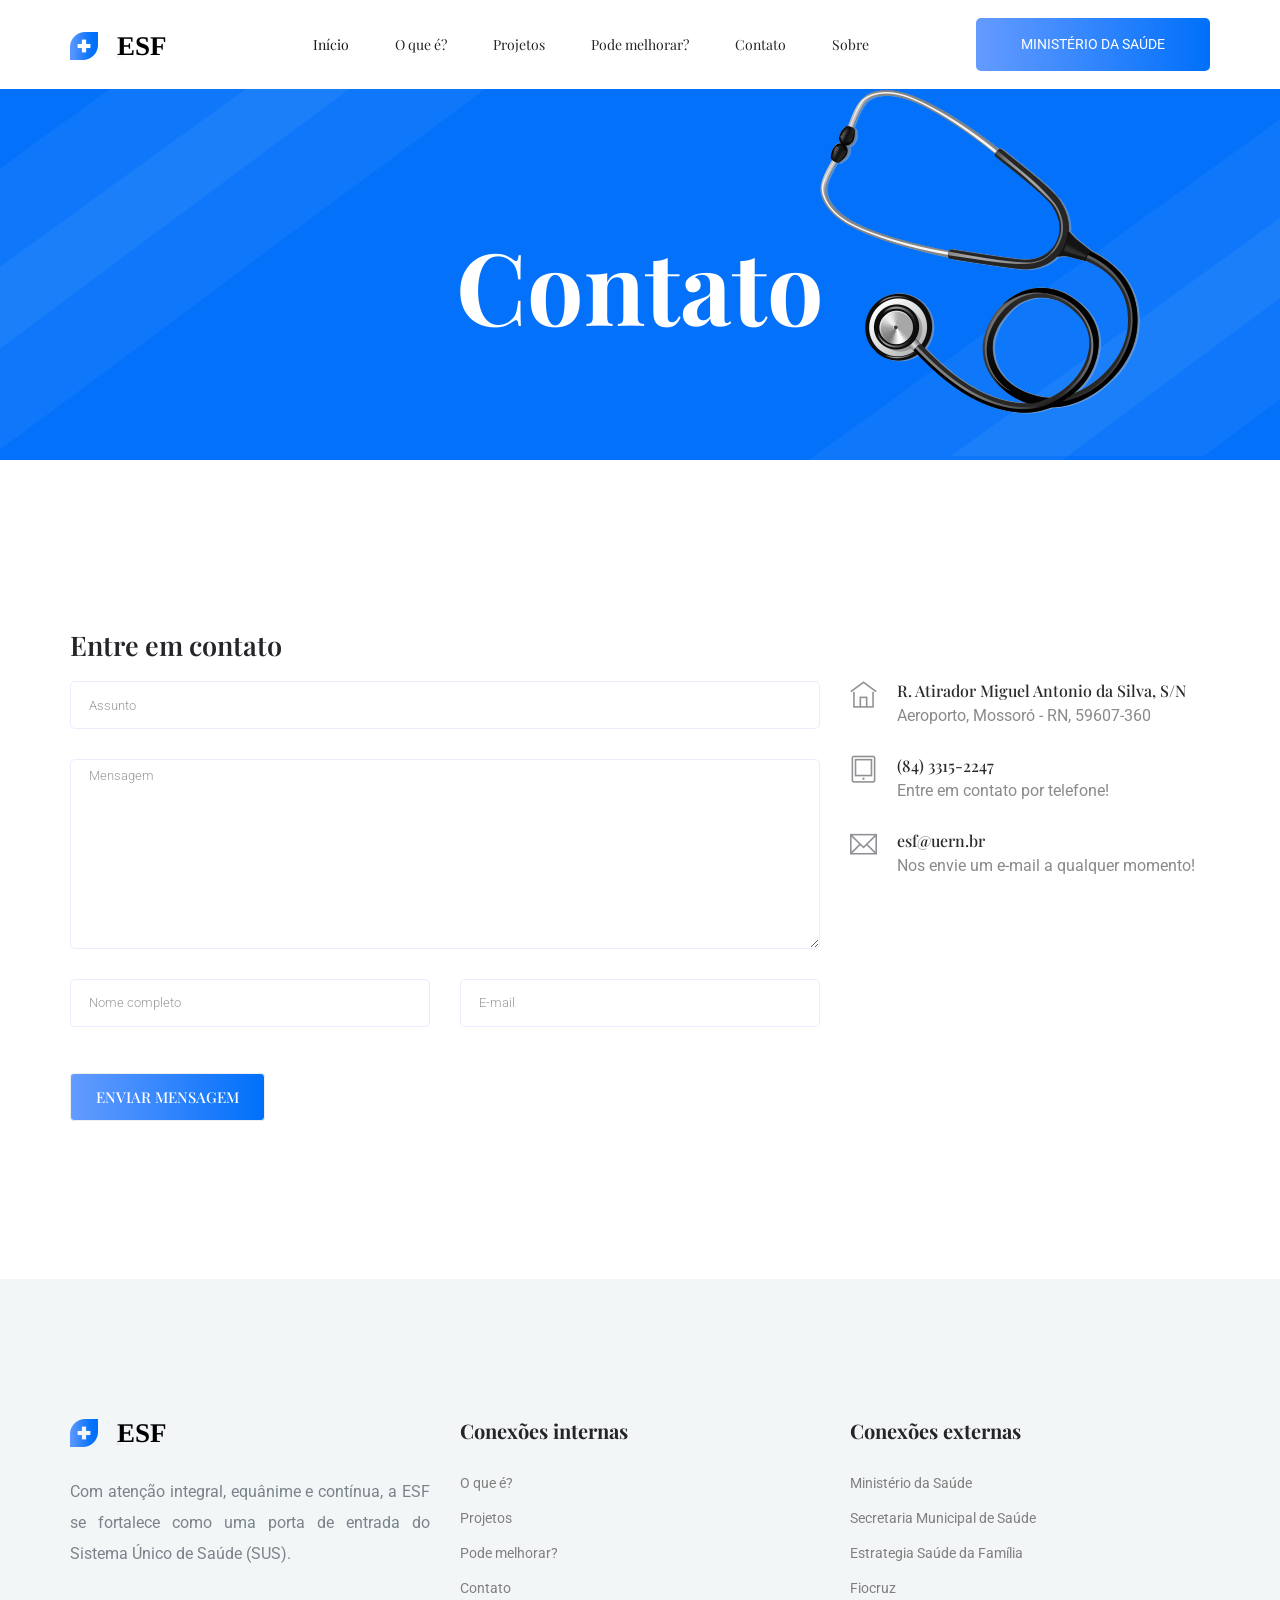
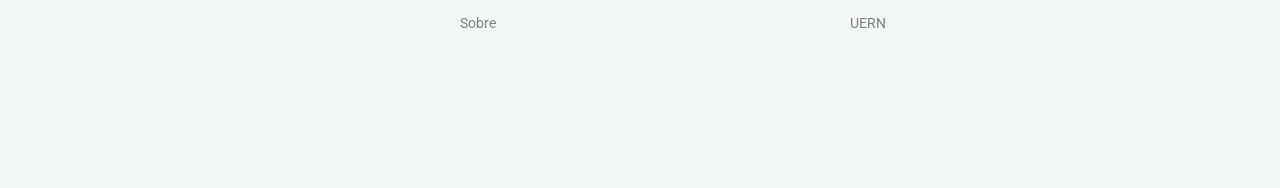
<file: esf/contato.html>
<!doctype html>
<html lang="pt_BR">

<head>
  <!-- Required meta tags -->
  <meta charset="utf-8">
  <meta name="viewport" content="width=device-width, initial-scale=1, shrink-to-fit=no">
    <title>ESF | Contato</title>
  <link rel="icon" href="img/favicon.png">
  <!-- Bootstrap CSS -->
  <link rel="stylesheet" href="css/bootstrap.min.css">
  <!-- animate CSS -->
  <link rel="stylesheet" href="css/animate.css">
  <!-- owl carousel CSS -->
  <link rel="stylesheet" href="css/owl.carousel.min.css">
  <!-- themify CSS -->
  <link rel="stylesheet" href="css/themify-icons.css">
  <!-- flaticon CSS -->
  <link rel="stylesheet" href="css/flaticon.css">
  <!-- magnific popup CSS -->
  <link rel="stylesheet" href="css/magnific-popup.css">
  <!-- nice select CSS -->
  <link rel="stylesheet" href="css/nice-select.css">
  <!-- swiper CSS -->
  <link rel="stylesheet" href="css/slick.css">
  <!-- style CSS -->
  <link rel="stylesheet" href="css/style.css">
</head>

<body>
  <!--::header part start::-->
  <header class="main_menu">
      <div class="container">
          <div class="row align-items-center">
              <div class="col-lg-12">
                  <nav class="navbar navbar-expand-lg navbar-light">
                      <a class="navbar-brand" href="index.html"> <img src="img/logo.png" alt="logo"> </a>
                      <button class="navbar-toggler" type="button" data-toggle="collapse"
                          data-target="#navbarSupportedContent" aria-controls="navbarSupportedContent"
                          aria-expanded="false" aria-label="Toggle navigation">
                          <span class="navbar-toggler-icon"></span>
                      </button>

                      <div class="collapse navbar-collapse main-menu-item justify-content-center"
                          id="navbarSupportedContent">
                          <ul class="navbar-nav align-items-center">
                              <li class="nav-item active">
                                  <a class="nav-link" href="index.html">Início</a>
                              </li>
                              <li class="nav-item">
                                  <a class="nav-link" href="definicao.html">O que é?</a>
                              </li>
                              <li class="nav-item">
                                  <a class="nav-link" href="projetos.html">Projetos</a>
                              </li>
                              <li class="nav-item">
                                  <a class="nav-link" href="podemelhorar.html">Pode melhorar?</a>
                              </li>
                              <li class="nav-item">
                                  <a class="nav-link" href="contato.html">Contato</a>
                              </li>
                              <li class="nav-item">
                                  <a class="nav-link" href="sobre.html">Sobre</a>
                              </li>
                          </ul>
                      </div>
                      <a class="btn_2 d-none d-lg-block" href="https://saude.gov.br/" target="_blank">Ministério da Saúde</a>
                  </nav>
              </div>
          </div>
      </div>
  </header>
  <!-- Header part end-->

  <!-- breadcrumb start-->
  <section class="breadcrumb_part breadcrumb_bg">
    <div class="container">
      <div class="row">
        <div class="col-lg-12">
          <div class="breadcrumb_iner">
            <div class="breadcrumb_iner_item">
              <h2>Contato</h2>
            </div>
          </div>
        </div>
      </div>
    </div>
  </section>
  <!-- breadcrumb start-->

  <!-- ================ contact section start ================= -->
  <section class="contact-section section_padding">
    <div class="container">


      <div class="row">
        <div class="col-12">
          <h2 class="contact-title">Entre em contato</h2>
        </div>
        <div class="col-lg-8">
          <form class="form-contact contact_form">
            <div class="row">
              <div class="col-12">
                <div class="form-group">
                  <input class="form-control" name="subject" id="subject" type="text" placeholder='Assunto'>
                </div>
              </div>
              <div class="col-12">
                <div class="form-group">
                  <textarea class="form-control w-100" name="message" id="message" cols="30" rows="9"
                  placeholder='Mensagem'></textarea>
                </div>
              </div>
              <div class="col-sm-6">
                <div class="form-group">
                  <input class="form-control" name="name" id="name" type="text" placeholder='Nome completo'>
                </div>
              </div>
              <div class="col-sm-6">
                <div class="form-group">
                  <input class="form-control" name="email" id="email" type="email" placeholder='E-mail'>
                </div>
              </div>
            </div>
            <div class="form-group mt-3">
              <button class="button button-contactForm btn_1">Enviar mensagem</button>
            </div>
          </form>
        </div>
        <div class="col-lg-4">
          <div class="media contact-info">
            <span class="contact-info__icon"><i class="ti-home"></i></span>
            <div class="media-body">
              <h3>R. Atirador Miguel Antonio da Silva, S/N</h3>
              <p>Aeroporto, Mossoró - RN, 59607-360</p>
            </div>
          </div>
          <div class="media contact-info">
            <span class="contact-info__icon"><i class="ti-tablet"></i></span>
            <div class="media-body">
              <h3>(84) 3315-2247</h3>
              <p>Entre em contato por telefone!</p>
            </div>
          </div>
          <div class="media contact-info">
            <span class="contact-info__icon"><i class="ti-email"></i></span>
            <div class="media-body">
              <h3>esf@uern.br</h3>
              <p>Nos envie um e-mail a qualquer momento!</p>
            </div>
          </div>
        </div>
      </div>
    </div>
  </section>
  <!-- ================ contact section end ================= -->

  <footer class="footer-area">
      <div class="footer section_padding">
          <div class="container">
              <div class="row justify-content-between">
                  <div class="col-md-4 col-sm-6 single-footer-widget">
                      <a href="#" class="footer_logo"> <img src="img/logo.png" alt="#"> </a>
                      <p>Com atenção integral, equânime e contínua, a ESF se fortalece como uma porta de entrada do Sistema Único de Saúde (SUS).</p>
                  </div>
                  <div class="col-sm-6 col-md-4 single-footer-widget">
                      <h4>Conexões internas</h4>
                      <ul>
                          <li><a href="definicao.html">O que é?</a></li>
                          <li><a href="projetos.html">Projetos</a></li>
                          <li><a href="podemelhorar.html">Pode melhorar?</a></li>
                          <li><a href="contato.html">Contato</a></li>
                          <li><a href="sobre.html">Sobre</a></li>
                      </ul>
                  </div>
                  <div class="col-sm-6 col-md-4 single-footer-widget">
                      <h4>Conexões externas</h4>
                      <ul>
                          <li><a  href="https://saude.gov.br/" target="_blank">Ministério da Saúde</a></li>
                          <li><a  href="https://www.prefeiturademossoro.com.br/secretaria-municipal-de-saude/" target="_blank">Secretaria Municipal de Saúde</a></li>
                          <li><a  href="https://www.saude.gov.br/acoes-e-programas/saude-da-familia" target="_blank">Estrategia Saúde da Família</a></li>
                          <li><a  href="https://pensesus.fiocruz.br/saude-da-familia" target="_blank">Fiocruz</a></li>
                          <li><a  href="http://portal.uern.br/" target="_blank">UERN</a></li>
                      </ul>
                  </div>
              </div>
          </div>
      </div>
  </footer>

  <!-- footer part end-->

  <!-- jquery plugins here-->

  <script src="js/jquery-1.12.1.min.js"></script>
  <!-- popper js -->
  <script src="js/popper.min.js"></script>
  <!-- bootstrap js -->
  <script src="js/bootstrap.min.js"></script>
  <!-- owl carousel js -->
  <script src="js/owl.carousel.min.js"></script>
  <script src="js/jquery.nice-select.min.js"></script>
  <!-- contact js -->
  <script src="js/jquery.ajaxchimp.min.js"></script>
  <script src="js/jquery.form.js"></script>
  <script src="js/jquery.validate.min.js"></script>
  <script src="js/mail-script.js"></script>
  <script src="js/contact.js"></script>
  <!-- custom js -->
  <script src="js/custom.js"></script>
</body>

</html>
</file>
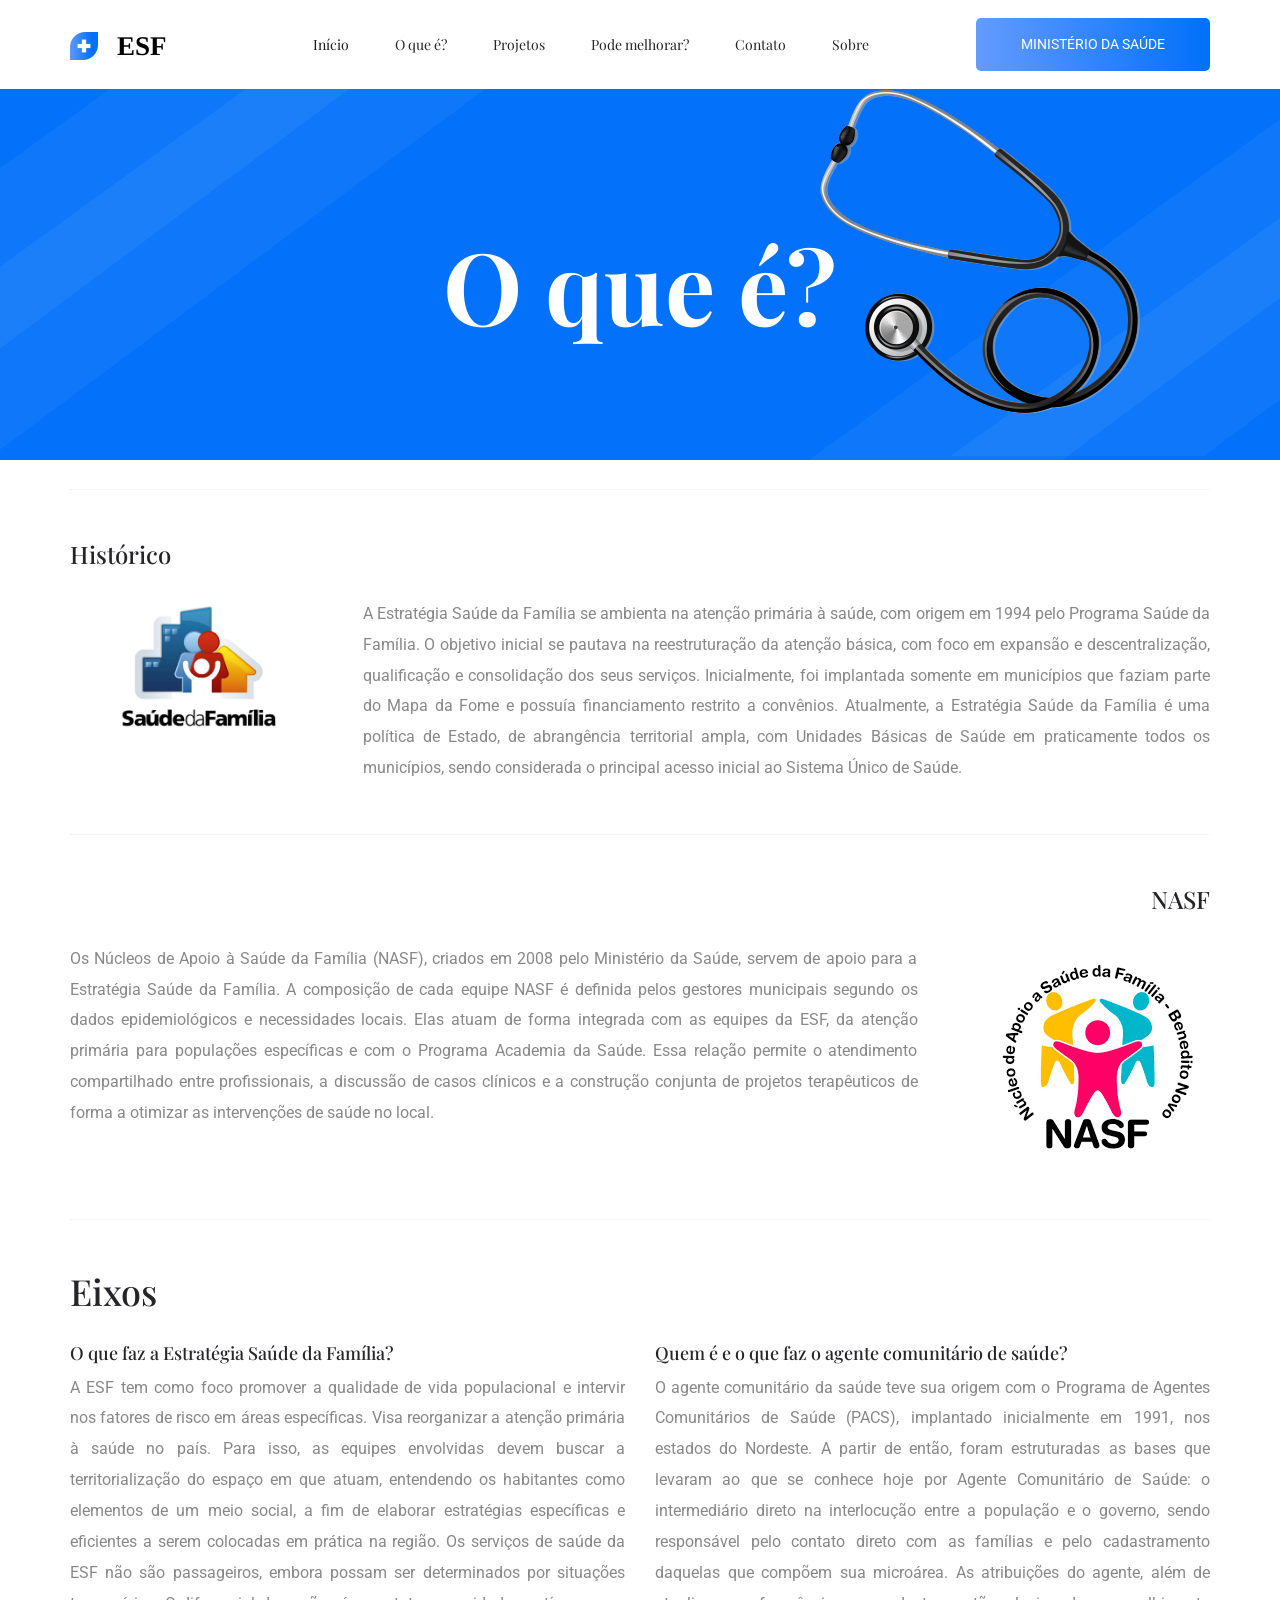
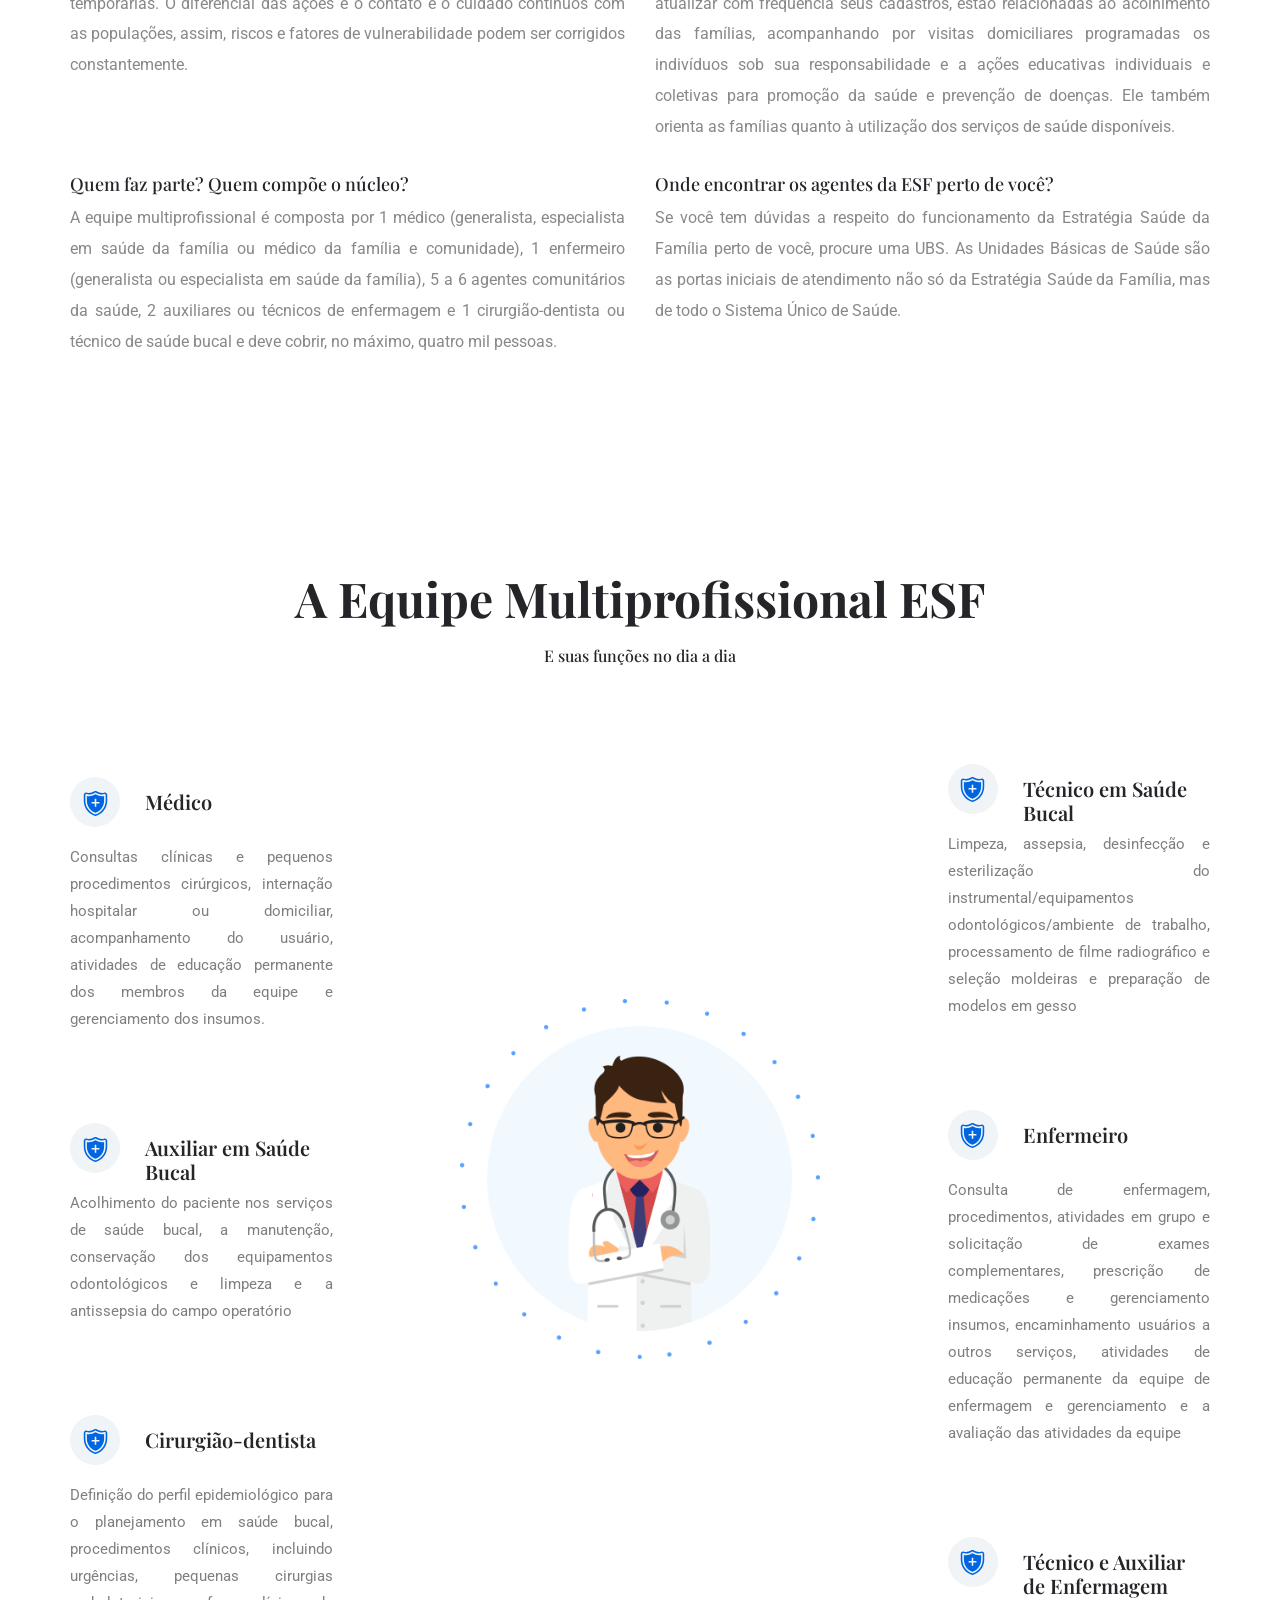
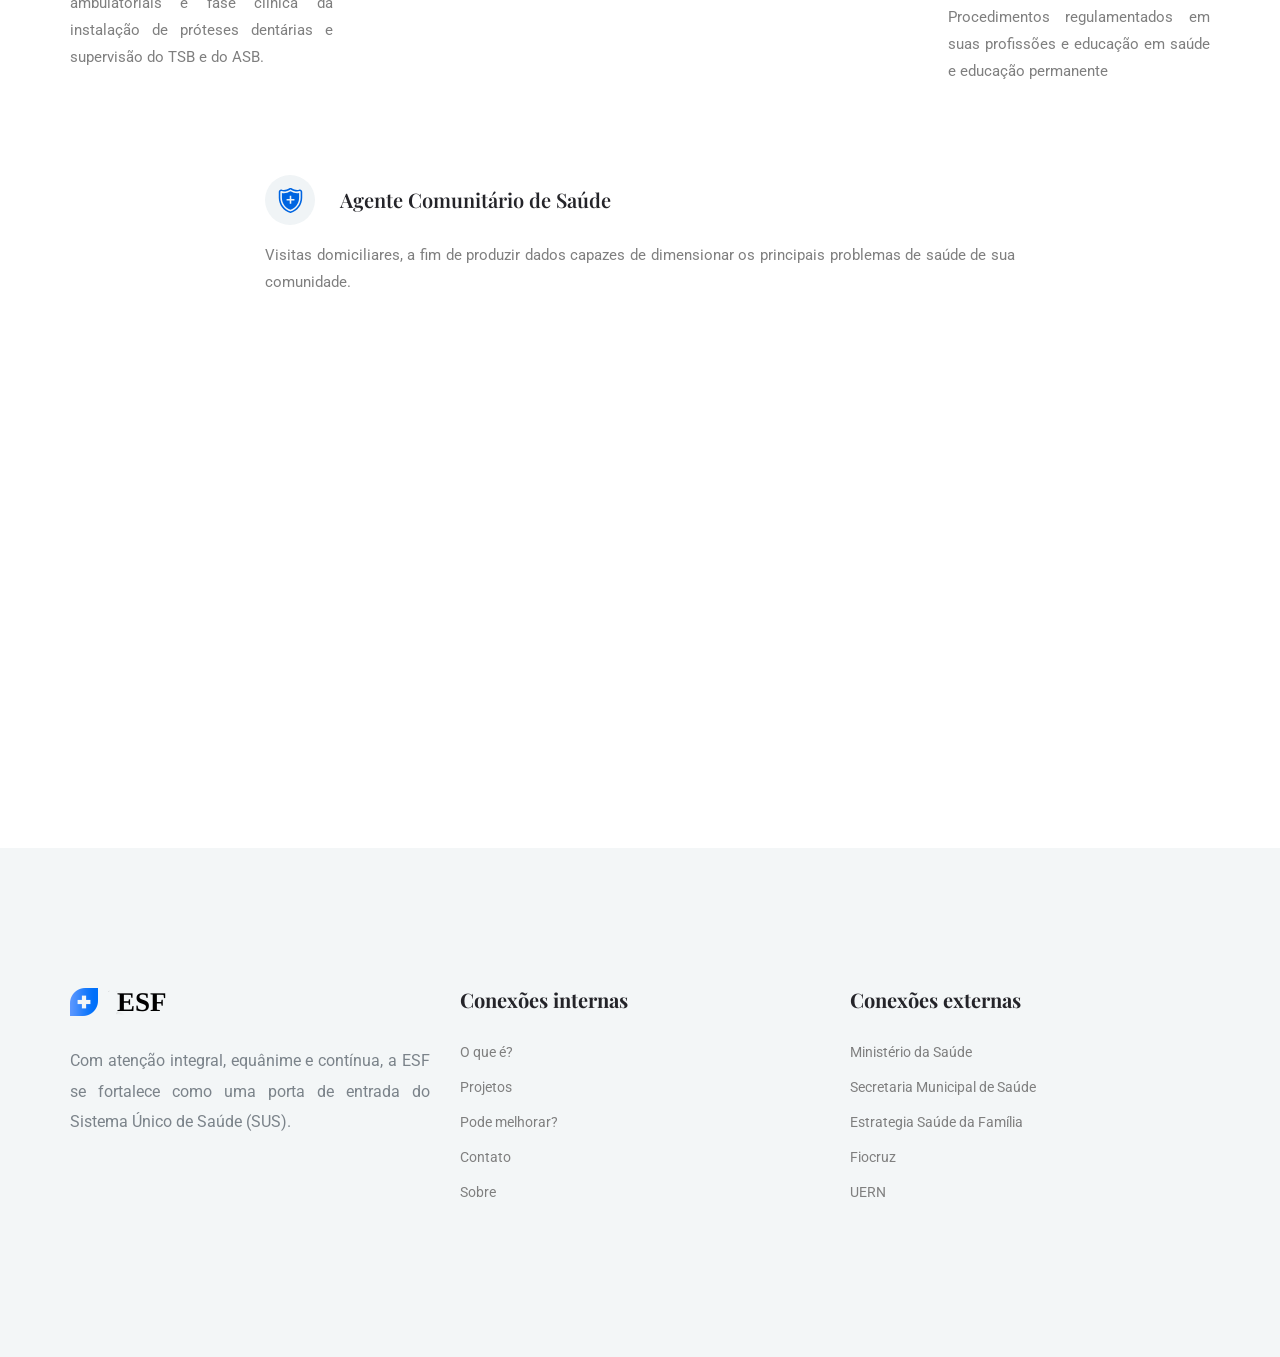
<file: esf/definicao.html>
<!doctype html>
<html lang="pt_BR">

<head>
    <!-- Required meta tags -->
    <meta charset="utf-8">
    <meta name="viewport" content="width=device-width, initial-scale=1, shrink-to-fit=no">
    <title>ESF | O que é?</title>
    <link rel="icon" href="img/favicon.png">
    <!-- Bootstrap CSS -->
    <link rel="stylesheet" href="css/bootstrap.min.css">
    <!-- animate CSS -->
    <link rel="stylesheet" href="css/animate.css">
    <!-- owl carousel CSS -->
    <link rel="stylesheet" href="css/owl.carousel.min.css">
    <!-- themify CSS -->
    <link rel="stylesheet" href="css/themify-icons.css">
    <!-- flaticon CSS -->
    <link rel="stylesheet" href="css/flaticon.css">
    <!-- magnific popup CSS -->
    <link rel="stylesheet" href="css/magnific-popup.css">
    <!-- nice select CSS -->
    <link rel="stylesheet" href="css/nice-select.css">
    <!-- swiper CSS -->
    <link rel="stylesheet" href="css/slick.css">
    <!-- style CSS -->
    <link rel="stylesheet" href="css/style.css">
</head>

<body>
    <!--::header part start::-->
    <header class="main_menu">
        <div class="container">
            <div class="row align-items-center">
                <div class="col-lg-12">
                    <nav class="navbar navbar-expand-lg navbar-light">
                        <a class="navbar-brand" href="index.html"> <img src="img/logo.png" alt="logo"> </a>
                        <button class="navbar-toggler" type="button" data-toggle="collapse"
                            data-target="#navbarSupportedContent" aria-controls="navbarSupportedContent"
                            aria-expanded="false" aria-label="Toggle navigation">
                            <span class="navbar-toggler-icon"></span>
                        </button>

                        <div class="collapse navbar-collapse main-menu-item justify-content-center"
                            id="navbarSupportedContent">
                            <ul class="navbar-nav align-items-center">
                                <li class="nav-item active">
                                    <a class="nav-link" href="index.html">Início</a>
                                </li>
                                <li class="nav-item">
                                    <a class="nav-link" href="definicao.html">O que é?</a>
                                </li>
                                <li class="nav-item">
                                    <a class="nav-link" href="projetos.html">Projetos</a>
                                </li>
                                <li class="nav-item">
                                    <a class="nav-link" href="podemelhorar.html">Pode melhorar?</a>
                                </li>
                                <li class="nav-item">
                                    <a class="nav-link" href="contato.html">Contato</a>
                                </li>
                                <li class="nav-item">
                                    <a class="nav-link" href="sobre.html">Sobre</a>
                                </li>
                            </ul>
                        </div>
                        <a class="btn_2 d-none d-lg-block" href="https://saude.gov.br/" target="_blank">Ministério da Saúde</a>
                    </nav>
                </div>
            </div>
        </div>
    </header>
    <!-- Header part end-->
    <!-- breadcrumb start-->
    <section class="breadcrumb_part breadcrumb_bg">
        <div class="container">
            <div class="row">
                <div class="col-lg-12">
                    <div class="breadcrumb_iner">
                        <div class="breadcrumb_iner_item">
                            <h2>O que é?</h2>
                        </div>
                    </div>
                </div>
            </div>
        </div>
    </section>
    <!-- breadcrumb start-->
	<!-- Start Align Area -->
	<div class="whole-wrap">
		<div class="container box_1170">
			<div class="section-top-border">
				<h3 class="mb-30">Histórico</h3>
				<div class="row">
					<div class="col-md-3">
						<img src="img/saudefamilia.jpg" alt="" class="img-fluid">
					</div>
					<div class="col-md-9 mt-sm-20">
						<p>A Estratégia Saúde da Família se ambienta na atenção primária à saúde, com origem em 1994 pelo Programa Saúde da Família. O objetivo inicial se pautava na reestruturação da atenção básica, com foco em expansão e descentralização, qualificação e consolidação dos seus serviços. Inicialmente, foi implantada somente em municípios que faziam parte do Mapa da Fome e possuía financiamento restrito a convênios. Atualmente, a Estratégia Saúde da Família é uma política de Estado, de abrangência territorial ampla, com Unidades Básicas de Saúde em praticamente todos os municípios, sendo considerada o principal acesso inicial ao Sistema Único de Saúde.</p>
					</div>
				</div>
			</div>
			<div class="section-top-border text-right">
				<h3 class="mb-30">NASF</h3>
				<div class="row">
					<div class="col-md-9">
						<p>Os Núcleos de Apoio à Saúde da Família (NASF), criados em 2008 pelo Ministério da Saúde, servem de apoio para a Estratégia Saúde da Família. A composição de cada equipe NASF é definida pelos gestores municipais segundo os dados epidemiológicos e necessidades locais. Elas atuam de forma integrada com as equipes da ESF, da atenção primária para populações específicas e com o Programa Academia da Saúde. Essa relação permite o atendimento compartilhado entre profissionais, a discussão de casos clínicos e a construção conjunta de projetos terapêuticos de forma a otimizar as intervenções de saúde no local.</p>
					</div>
					<div class="col-md-3">
						<img src="img/nasf.png" alt="" class="img-fluid">
					</div>
				</div>
			</div>

			<div class="section-top-border">
				<h1 class="mb-30">Eixos</h1>
				<div class="row">
					<div class="col-md-6">
						<div class="single-defination">
							<h4 class="mb-20">O que faz a Estratégia Saúde da Família?</h4>
							<p>A ESF tem como foco promover a qualidade de vida populacional e intervir nos fatores de risco em áreas específicas. Visa reorganizar a atenção primária à saúde no país. Para isso, as equipes envolvidas devem buscar a territorialização do espaço em que atuam, entendendo os habitantes como elementos de um meio social, a fim de elaborar estratégias específicas e eficientes a serem colocadas em prática na região. Os serviços de saúde da ESF não são passageiros, embora possam ser determinados por situações temporárias. O diferencial das ações é o contato e o cuidado contínuos com as populações, assim, riscos e fatores de vulnerabilidade podem ser corrigidos constantemente.<br><br></p>
						</div>
					</div>
					<div class="col-md-6">
						<div class="single-defination">
							<h4 class="mb-20">Quem é e o que faz o agente comunitário de saúde?</h4>
							<p>O agente comunitário da saúde teve sua origem com o Programa de Agentes Comunitários de Saúde (PACS), implantado inicialmente em 1991, nos estados do Nordeste. A partir de então, foram estruturadas as bases que levaram ao que se conhece hoje por Agente Comunitário de Saúde: o intermediário direto na interlocução entre a população e o governo, sendo responsável pelo contato direto com as famílias e pelo cadastramento daquelas que compõem sua microárea. As atribuições do agente, além de atualizar com frequência seus cadastros, estão relacionadas ao acolhimento das famílias, acompanhando por visitas domiciliares programadas os indivíduos sob sua responsabilidade e a ações educativas individuais e coletivas para promoção da saúde e prevenção de doenças. Ele também orienta as famílias quanto à utilização dos serviços de saúde disponíveis.<br><br></p>
						</div>
					</div>
          <div class="col-md-6">
            <div class="single-defination">
              <h4 class="mb-20">Quem faz parte? Quem compõe o núcleo?</h4>
              <p>A equipe multiprofissional é composta por 1 médico (generalista, especialista em saúde da família ou médico da família e comunidade), 1 enfermeiro (generalista ou especialista em saúde da família), 5 a 6 agentes comunitários da saúde, 2 auxiliares ou técnicos de enfermagem e 1 cirurgião-dentista ou técnico de saúde bucal e deve cobrir, no máximo, quatro mil pessoas.<br><br></p>
            </div>
          </div>
          <div class="col-md-6">
            <div class="single-defination">
              <h4 class="mb-20">Onde encontrar os agentes da ESF perto de você?</h4>
              <p>Se você tem dúvidas a respeito do funcionamento da Estratégia Saúde da Família perto de você, procure uma UBS. As Unidades Básicas de Saúde são as portas iniciais de atendimento não só da Estratégia Saúde da Família, mas de todo o Sistema Único de Saúde.<br><br></p>
            </div>
          </div>
				</div>
			</div>
				</div>
			</div>
		</div>
	</div>
  <section class="feature_part">
      <div class="container">
          <div class="row justify-content-center">
              <div class="col-xl-8">
                  <div class="section_tittle text-center">
                      <h2>A Equipe Multiprofissional ESF</h2>
                      <h5>E suas funções no dia a dia</h5>
                  </div>
              </div>
          </div>
          <div class="row justify-content-between align-items-center">
              <div class="col-lg-3 col-sm-12">
                  <div class="single_feature">
                      <div class="single_feature_part">
                          <span class="single_feature_icon"><img src="img/icon/banner_1.svg" alt=""></span>
                          <h4>Médico</h4>
                          <p>Consultas clínicas e pequenos procedimentos cirúrgicos, internação hospitalar ou domiciliar, acompanhamento do usuário, atividades de educação permanente dos membros da equipe e gerenciamento dos insumos.</p>
                      </div>
                  </div>
                  <div class="single_feature">
                      <div class="single_feature_part">
                          <span class="single_feature_icon"><img src="img/icon/banner_1.svg" alt=""></span>
                          <h4>Auxiliar em Saúde Bucal</h4>
                          <p>Acolhimento do paciente nos serviços de saúde bucal, a manutenção, conservação dos equipamentos odontológicos e limpeza e a antissepsia do campo operatório</p>
                      </div>
                  </div>
                  <div class="single_feature">
                      <div class="single_feature_part">
                          <span class="single_feature_icon"><img src="img/icon/banner_1.svg" alt=""></span>
                          <h4>Cirurgião-dentista</h4>
                          <p>Definição do perfil epidemiológico para o planejamento em saúde bucal, procedimentos clínicos, incluindo urgências, pequenas cirurgias ambulatoriais e fase clínica da instalação de próteses dentárias e supervisão do TSB e do ASB.</p>
                      </div>
                  </div>
              </div>
              <div class="col-lg-4 col-sm-12">
                      <div class="single_feature_img">
                          <img src="img/service.png" alt="">
                      </div>
              </div>
              <div class="col-lg-3 col-sm-12">
                  <div class="single_feature">
                      <div class="single_feature_part">
                          <span class="single_feature_icon"><img src="img/icon/banner_1.svg" alt=""></span>
                          <h4>Técnico em Saúde Bucal</h4>
                          <p>Limpeza, assepsia, desinfecção e esterilização do instrumental/equipamentos odontológicos/ambiente de trabalho, processamento de filme radiográfico e seleção moldeiras e preparação de modelos em gesso</p>
                      </div>
                  </div>
                  <div class="single_feature">
                      <div class="single_feature_part">
                          <span class="single_feature_icon"><img src="img/icon/banner_1.svg" alt=""></span>
                          <h4>Enfermeiro</h4>
                          <p>Consulta de enfermagem, procedimentos, atividades em grupo e solicitação de exames complementares, prescrição de medicações e gerenciamento insumos, encaminhamento usuários a outros serviços, atividades de educação permanente da equipe de enfermagem e gerenciamento e a avaliação das atividades da equipe</p>
                      </div>
                  </div>
                  <div class="single_feature">
                      <div class="single_feature_part">
                          <span class="single_feature_icon"><img src="img/icon/banner_1.svg" alt=""></span>
                          <h4>Técnico e Auxiliar de Enfermagem</h4>
                          <p>Procedimentos regulamentados em suas profissões e educação em saúde e educação permanente</p>
                      </div>
                  </div>
              </div>
          </div>
          <div class="row justify-content-center">
              <div class="col-xl-8">
                <div class="single_feature">
                    <div class="single_feature_part">
                        <span class="single_feature_icon"><img src="img/icon/banner_1.svg" alt=""></span>
                        <h4>Agente Comunitário de Saúde</h4>
                        <p>Visitas domiciliares, a fim de produzir dados capazes de dimensionar os principais problemas de saúde de sua comunidade.</p>
                    </div>
                </div>
              </div>
          </div>
      </div>
  </section>
	<!-- End Align Area -->
  <footer class="footer-area">
      <div class="footer section_padding">
          <div class="container">
              <div class="row justify-content-between">
                  <div class="col-md-4 col-sm-6 single-footer-widget">
                      <a href="#" class="footer_logo"> <img src="img/logo.png" alt="#"> </a>
                      <p>Com atenção integral, equânime e contínua, a ESF se fortalece como uma porta de entrada do Sistema Único de Saúde (SUS).</p>
                  </div>
                  <div class="col-sm-6 col-md-4 single-footer-widget">
                      <h4>Conexões internas</h4>
                      <ul>
                          <li><a href="definicao.html">O que é?</a></li>
                          <li><a href="projetos.html">Projetos</a></li>
                          <li><a href="podemelhorar.html">Pode melhorar?</a></li>
                          <li><a href="contato.html">Contato</a></li>
                          <li><a href="sobre.html">Sobre</a></li>
                      </ul>
                  </div>
                  <div class="col-sm-6 col-md-4 single-footer-widget">
                      <h4>Conexões externas</h4>
                      <ul>
                          <li><a  href="https://saude.gov.br/" target="_blank">Ministério da Saúde</a></li>
                          <li><a  href="https://www.prefeiturademossoro.com.br/secretaria-municipal-de-saude/" target="_blank">Secretaria Municipal de Saúde</a></li>
                          <li><a  href="https://www.saude.gov.br/acoes-e-programas/saude-da-familia" target="_blank">Estrategia Saúde da Família</a></li>
                          <li><a  href="https://pensesus.fiocruz.br/saude-da-familia" target="_blank">Fiocruz</a></li>
                          <li><a  href="http://portal.uern.br/" target="_blank">UERN</a></li>
                      </ul>
                  </div>
              </div>
          </div>
      </div>
  </footer>
    <!-- footer part end-->

    <!-- jquery plugins here-->

    <script src="js/jquery-1.12.1.min.js"></script>
    <!-- popper js -->
    <script src="js/popper.min.js"></script>
    <!-- bootstrap js -->
    <script src="js/bootstrap.min.js"></script>
    <!-- owl carousel js -->
    <script src="js/owl.carousel.min.js"></script>
    <script src="js/jquery.nice-select.min.js"></script>
    <!-- contact js -->
    <script src="js/jquery.ajaxchimp.min.js"></script>
    <script src="js/jquery.form.js"></script>
    <script src="js/jquery.validate.min.js"></script>
    <script src="js/mail-script.js"></script>
    <script src="js/contact.js"></script>
    <!-- custom js -->
    <script src="js/custom.js"></script>
</body>

</html>
</file>
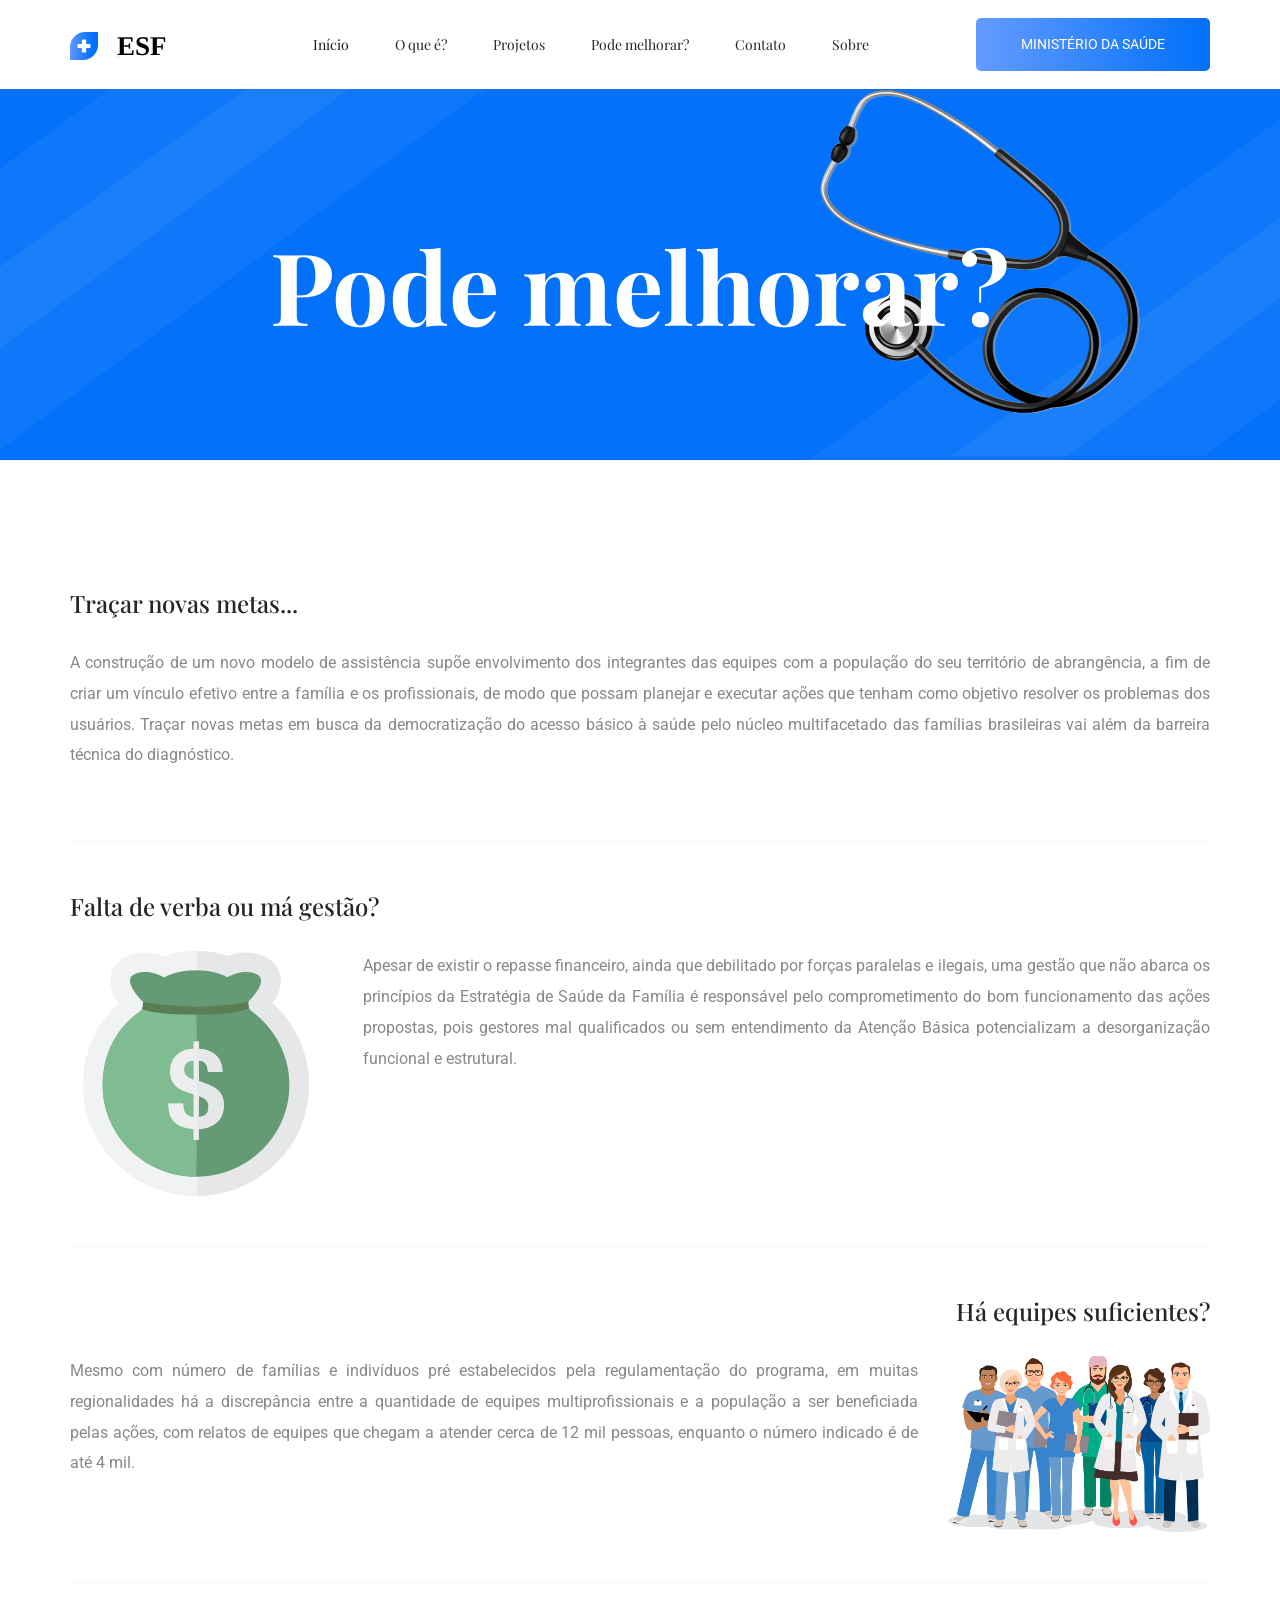
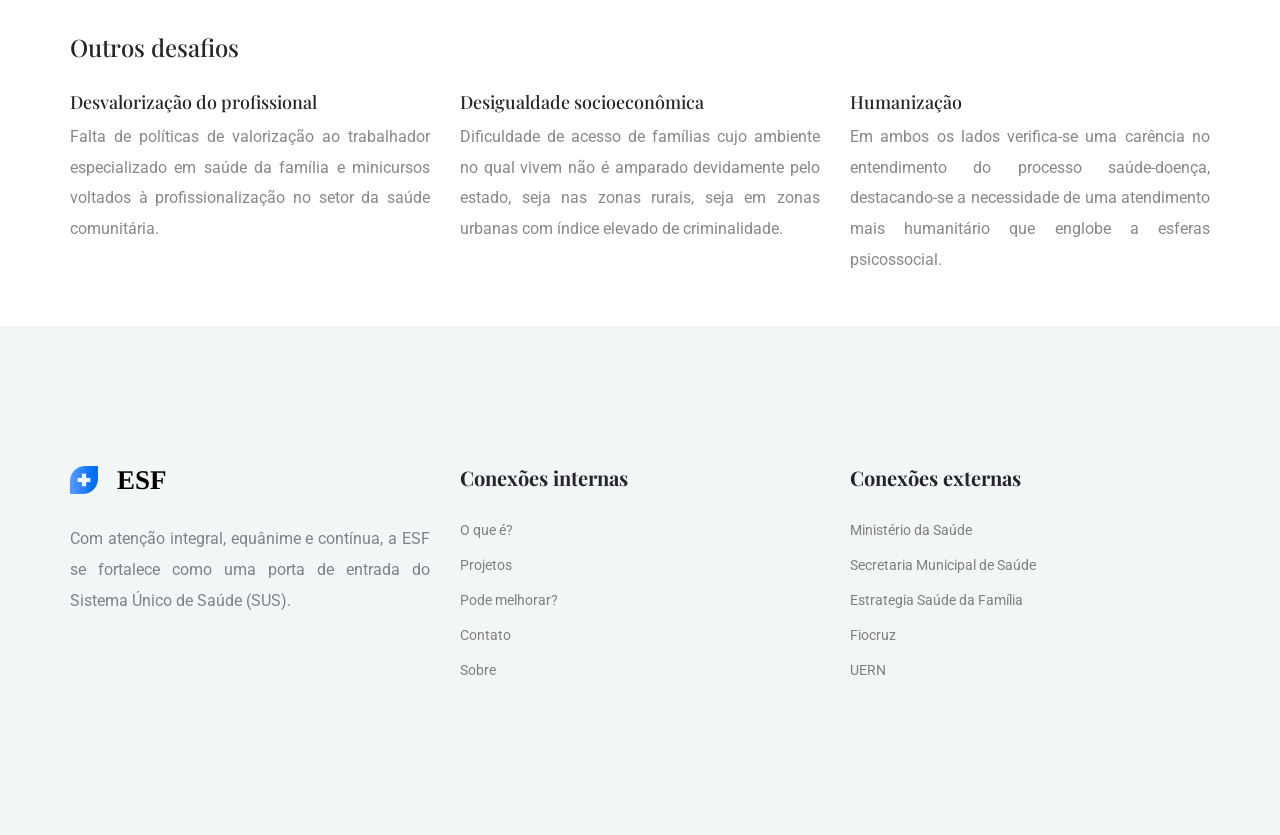
<file: esf/podemelhorar.html>
<!doctype html>
<html lang="pt_BR">

<head>
    <!-- Required meta tags -->
    <meta charset="utf-8">
    <meta name="viewport" content="width=device-width, initial-scale=1, shrink-to-fit=no">
    <title>ESF | Pode melhorar?</title>
    <link rel="icon" href="img/favicon.png">
    <!-- Bootstrap CSS -->
    <link rel="stylesheet" href="css/bootstrap.min.css">
    <!-- animate CSS -->
    <link rel="stylesheet" href="css/animate.css">
    <!-- owl carousel CSS -->
    <link rel="stylesheet" href="css/owl.carousel.min.css">
    <!-- themify CSS -->
    <link rel="stylesheet" href="css/themify-icons.css">
    <!-- flaticon CSS -->
    <link rel="stylesheet" href="css/flaticon.css">
    <!-- magnific popup CSS -->
    <link rel="stylesheet" href="css/magnific-popup.css">
    <!-- nice select CSS -->
    <link rel="stylesheet" href="css/nice-select.css">
    <!-- swiper CSS -->
    <link rel="stylesheet" href="css/slick.css">
    <!-- style CSS -->
    <link rel="stylesheet" href="css/style.css">
</head>

<body>
    <!--::header part start::-->
    <header class="main_menu">
        <div class="container">
            <div class="row align-items-center">
                <div class="col-lg-12">
                    <nav class="navbar navbar-expand-lg navbar-light">
                        <a class="navbar-brand" href="index.html"> <img src="img/logo.png" alt="logo"> </a>
                        <button class="navbar-toggler" type="button" data-toggle="collapse"
                            data-target="#navbarSupportedContent" aria-controls="navbarSupportedContent"
                            aria-expanded="false" aria-label="Toggle navigation">
                            <span class="navbar-toggler-icon"></span>
                        </button>

                        <div class="collapse navbar-collapse main-menu-item justify-content-center"
                            id="navbarSupportedContent">
                            <ul class="navbar-nav align-items-center">
                                <li class="nav-item active">
                                    <a class="nav-link" href="index.html">Início</a>
                                </li>
                                <li class="nav-item">
                                    <a class="nav-link" href="definicao.html">O que é?</a>
                                </li>
                                <li class="nav-item">
                                    <a class="nav-link" href="projetos.html">Projetos</a>
                                </li>
                                <li class="nav-item">
                                    <a class="nav-link" href="podemelhorar.html">Pode melhorar?</a>
                                </li>
                                <li class="nav-item">
                                    <a class="nav-link" href="contato.html">Contato</a>
                                </li>
                                <li class="nav-item">
                                    <a class="nav-link" href="sobre.html">Sobre</a>
                                </li>
                            </ul>
                        </div>
                        <a class="btn_2 d-none d-lg-block" href="https://saude.gov.br/" target="_blank">Ministério da Saúde</a>
                    </nav>
                </div>
            </div>
        </div>
    </header>
    <!-- Header part end-->

    <!-- breadcrumb start-->
    <section class="breadcrumb_part breadcrumb_bg">
        <div class="container">
            <div class="row">
                <div class="col-lg-12">
                    <div class="breadcrumb_iner">
                        <div class="breadcrumb_iner_item">
                            <h2>Pode melhorar?</h2>
                        </div>
                    </div>
                </div>
            </div>
        </div>
    </section>
    <!-- breadcrumb start-->
	<!-- Start Sample Area -->
	<section class="sample-text-area">
		<div class="container box_1170">
			<h3 class="text-heading">Traçar novas metas...</h3>
			<p class="sample-text">
			A construção de um novo modelo de assistência supõe envolvimento dos integrantes das equipes com a população do seu território de abrangência, a fim de criar um vínculo efetivo entre a família e os profissionais, de modo que possam planejar e executar ações que tenham como objetivo resolver os problemas dos usuários. Traçar novas metas em busca da democratização do acesso básico à saúde pelo núcleo multifacetado das famílias brasileiras vai além da barreira técnica do diagnóstico.
			</p>
		</div>
	</section>
	<!-- End Sample Area -->



	<!-- Start Align Area -->
	<div class="whole-wrap">
		<div class="container box_1170">
			<div class="section-top-border">
				<h3 class="mb-30">Falta de verba ou má gestão?</h3>
				<div class="row">
					<div class="col-md-3">
						<img src="img/dinheiro.png" alt="" class="img-fluid">
					</div>
					<div class="col-md-9 mt-sm-20">
						<p>Apesar de existir o repasse financeiro, ainda que debilitado por forças paralelas e ilegais, uma gestão que não abarca os princípios da Estratégia de Saúde da Família é responsável pelo comprometimento do bom funcionamento das ações propostas, pois gestores mal qualificados ou sem entendimento da Atenção Básica potencializam a desorganização funcional e estrutural. </p>
					</div>
				</div>
			</div>
			<div class="section-top-border text-right">
				<h3 class="mb-30">Há equipes suficientes?</h3>
				<div class="row">
					<div class="col-md-9">
						<p>Mesmo com número de famílias e indivíduos pré estabelecidos pela regulamentação do programa, em muitas regionalidades há a discrepância entre a quantidade de equipes multiprofissionais e a população a ser beneficiada pelas ações, com relatos de equipes que chegam a atender cerca de 12 mil pessoas, enquanto o número indicado é de até 4 mil.</p>
					</div>
					<div class="col-md-3">
						<img src="img/team.png" alt="" class="img-fluid">
					</div>
				</div>
			</div>
			<div class="section-top-border">
				<h3 class="mb-30">Outros desafios</h3>
				<div class="row">
					<div class="col-md-4">
						<div class="single-defination">
							<h4 class="mb-20">Desvalorização do profissional</h4>
							<p>Falta de políticas de valorização ao trabalhador especializado em saúde da família e minicursos voltados à profissionalização no setor da saúde comunitária.</p>
						</div>
					</div>
					<div class="col-md-4">
						<div class="single-defination">
							<h4 class="mb-20">Desigualdade socioeconômica</h4>
							<p>Dificuldade de acesso de famílias cujo ambiente no qual vivem não é amparado devidamente pelo estado, seja nas zonas rurais, seja em zonas urbanas com índice elevado de criminalidade.</p>
						</div>
					</div>
					<div class="col-md-4">
						<div class="single-defination">
							<h4 class="mb-20">Humanização</h4>
							<p>Em ambos os lados verifica-se uma carência no entendimento do processo saúde-doença, destacando-se a necessidade de uma atendimento mais humanitário que englobe a esferas psicossocial.</p>
						</div>
					</div>
				</div>
			</div>
		</div>
	</div>
	<!-- End Align Area -->

  <footer class="footer-area">
      <div class="footer section_padding">
          <div class="container">
              <div class="row justify-content-between">
                  <div class="col-md-4 col-sm-6 single-footer-widget">
                      <a href="#" class="footer_logo"> <img src="img/logo.png" alt="#"> </a>
                      <p>Com atenção integral, equânime e contínua, a ESF se fortalece como uma porta de entrada do Sistema Único de Saúde (SUS).</p>
                  </div>
                  <div class="col-sm-6 col-md-4 single-footer-widget">
                      <h4>Conexões internas</h4>
                      <ul>
                          <li><a href="definicao.html">O que é?</a></li>
                          <li><a href="projetos.html">Projetos</a></li>
                          <li><a href="podemelhorar.html">Pode melhorar?</a></li>
                          <li><a href="contato.html">Contato</a></li>
                          <li><a href="sobre.html">Sobre</a></li>
                      </ul>
                  </div>
                  <div class="col-sm-6 col-md-4 single-footer-widget">
                      <h4>Conexões externas</h4>
                      <ul>
                          <li><a  href="https://saude.gov.br/" target="_blank">Ministério da Saúde</a></li>
                          <li><a  href="https://www.prefeiturademossoro.com.br/secretaria-municipal-de-saude/" target="_blank">Secretaria Municipal de Saúde</a></li>
                          <li><a  href="https://www.saude.gov.br/acoes-e-programas/saude-da-familia" target="_blank">Estrategia Saúde da Família</a></li>
                          <li><a  href="https://pensesus.fiocruz.br/saude-da-familia" target="_blank">Fiocruz</a></li>
                          <li><a  href="http://portal.uern.br/" target="_blank">UERN</a></li>
                      </ul>
                  </div>
              </div>
          </div>
      </div>
  </footer>

    <!-- footer part end-->

    <!-- jquery plugins here-->

    <script src="js/jquery-1.12.1.min.js"></script>
    <!-- popper js -->
    <script src="js/popper.min.js"></script>
    <!-- bootstrap js -->
    <script src="js/bootstrap.min.js"></script>
    <!-- owl carousel js -->
    <script src="js/owl.carousel.min.js"></script>
    <script src="js/jquery.nice-select.min.js"></script>
    <!-- contact js -->
    <script src="js/jquery.ajaxchimp.min.js"></script>
    <script src="js/jquery.form.js"></script>
    <script src="js/jquery.validate.min.js"></script>
    <script src="js/mail-script.js"></script>
    <script src="js/contact.js"></script>
    <!-- custom js -->
    <script src="js/custom.js"></script>
</body>

</html>
</file>
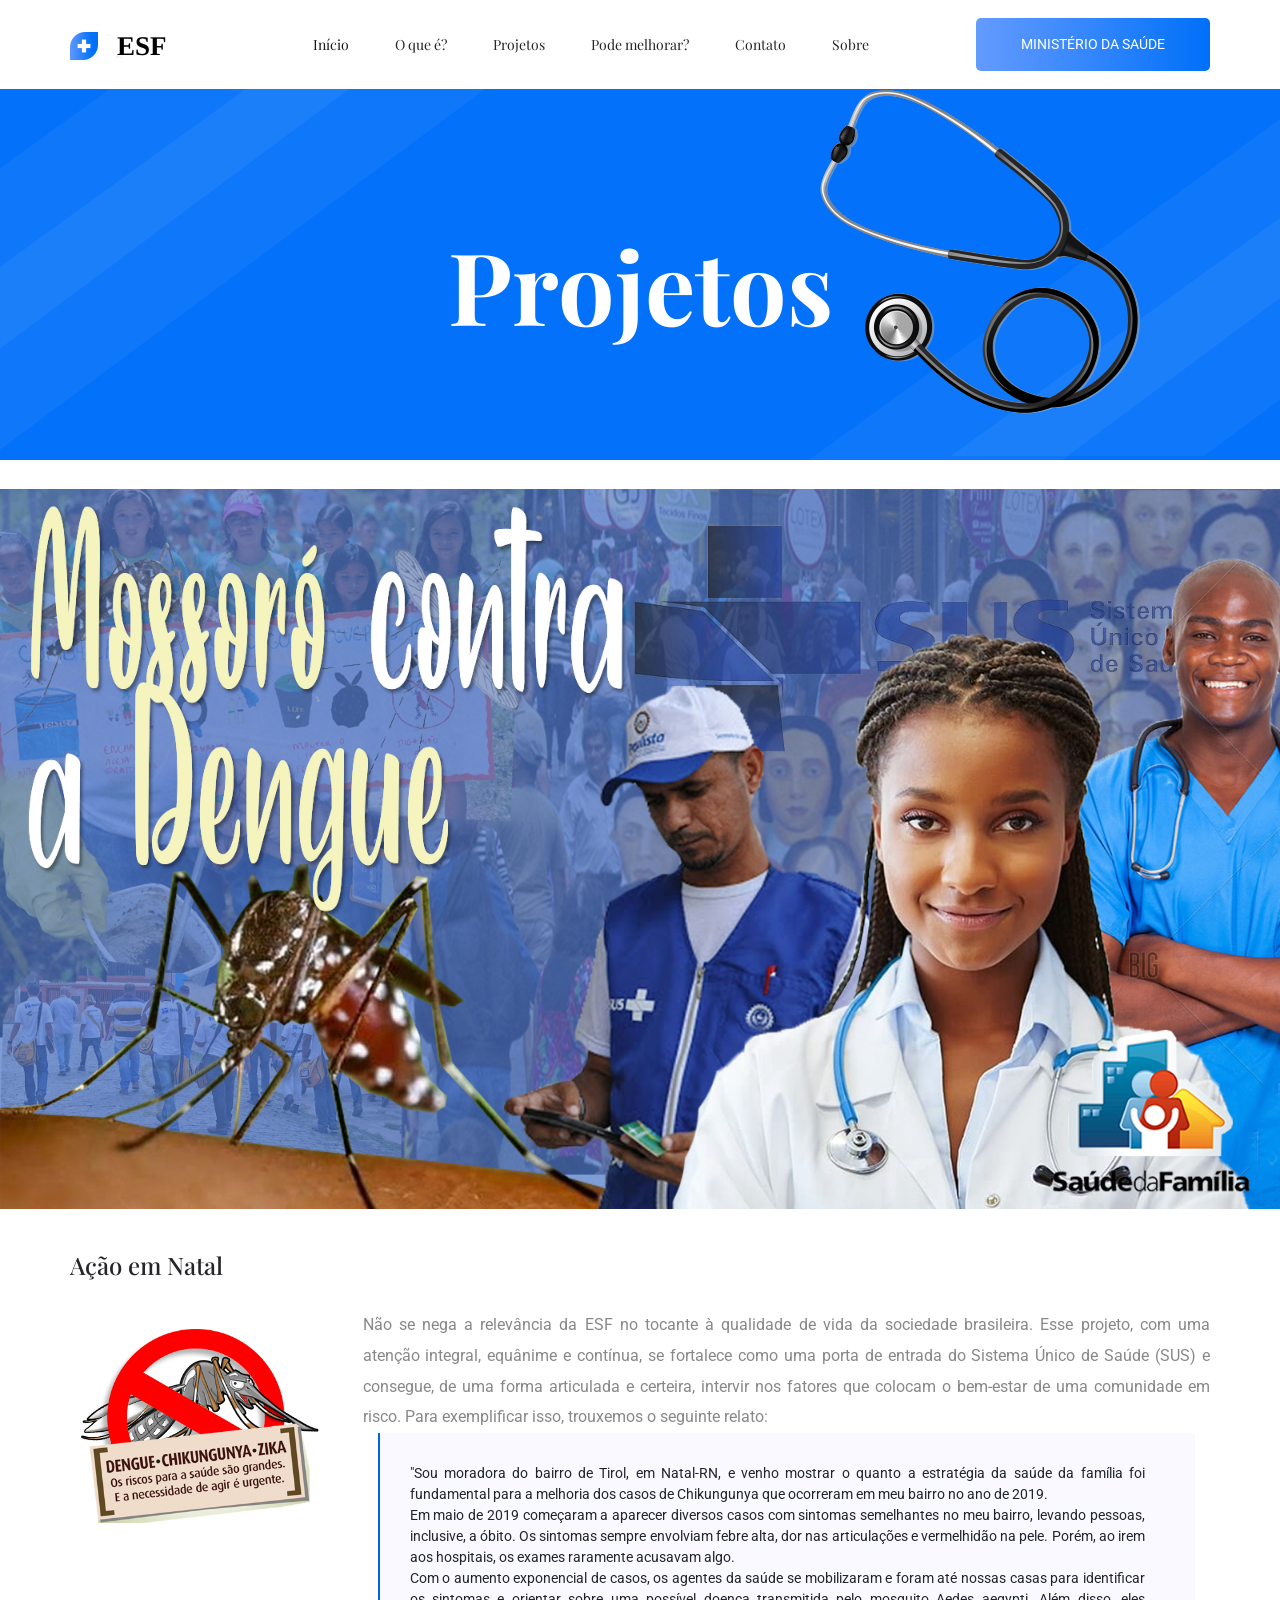
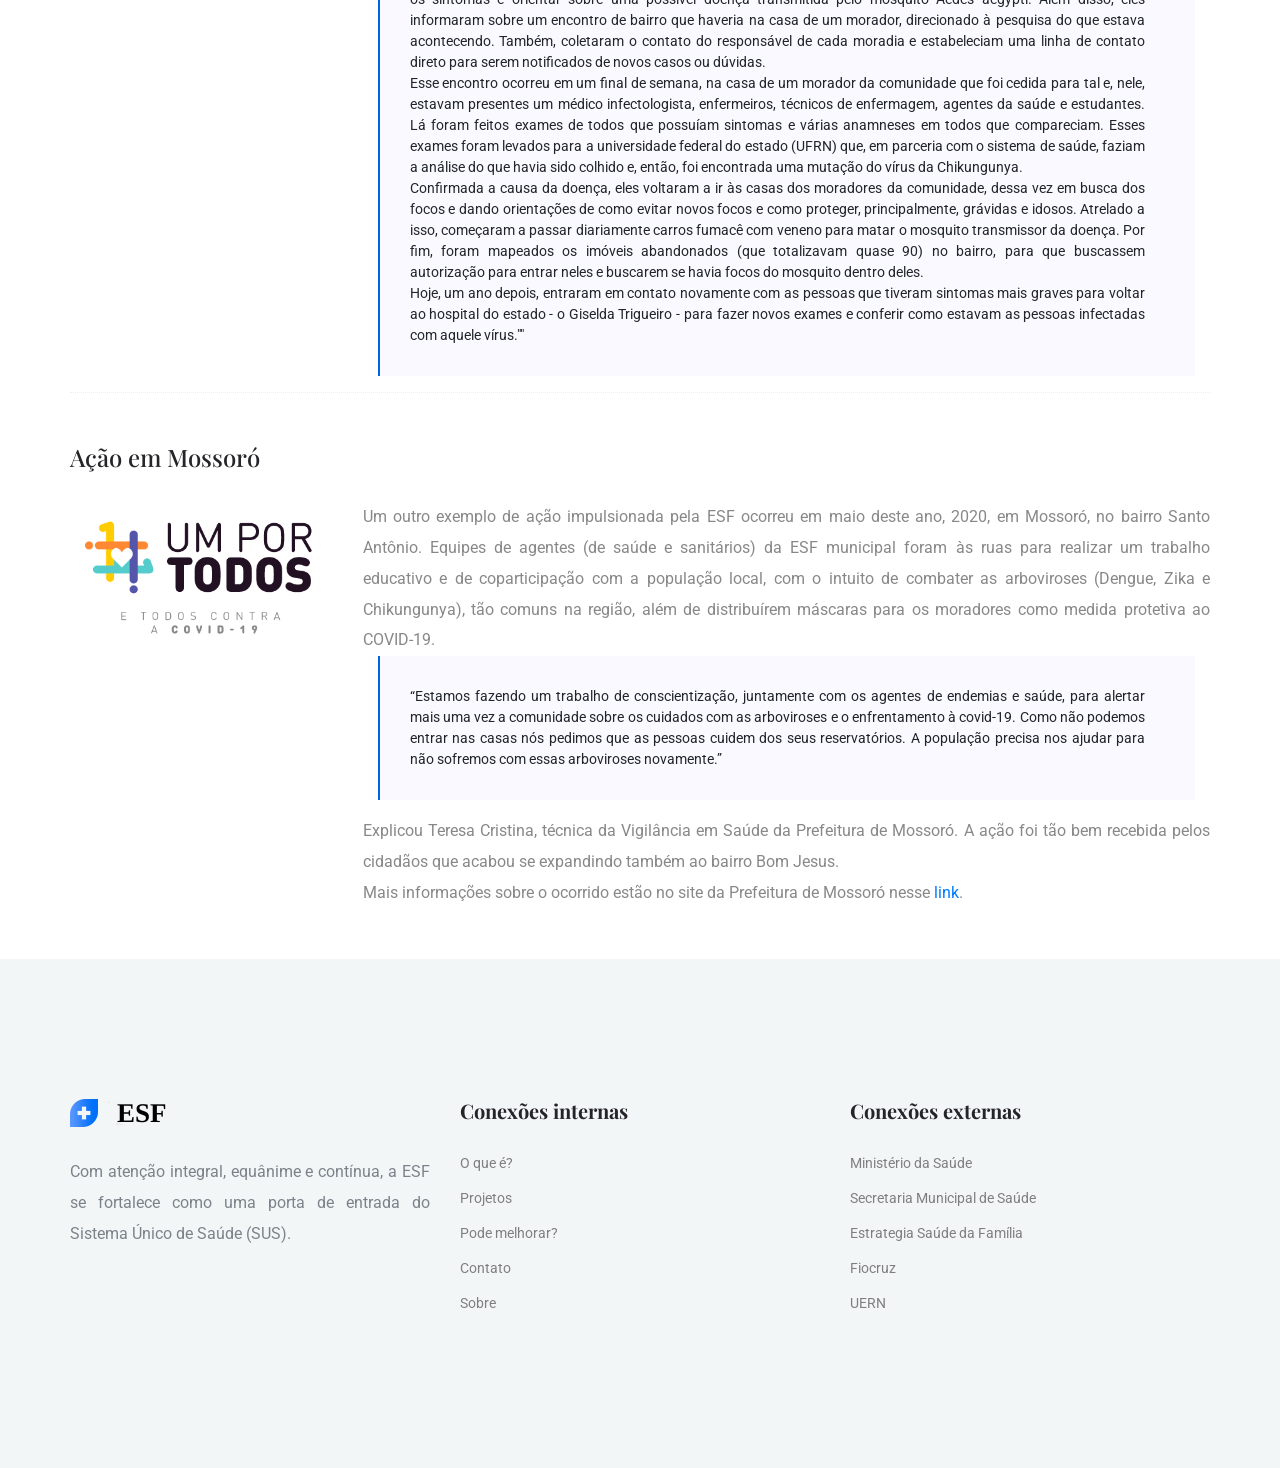
<file: esf/projetos.html>
<!doctype html>
<html lang="pt_BR">

<head>
    <!-- Required meta tags -->
    <meta charset="utf-8">
    <meta name="viewport" content="width=device-width, initial-scale=1, shrink-to-fit=no">
    <title>ESF | Projetos</title>
    <link rel="icon" href="img/favicon.png">
    <!-- Bootstrap CSS -->
    <link rel="stylesheet" href="css/bootstrap.min.css">
    <!-- animate CSS -->
    <link rel="stylesheet" href="css/animate.css">
    <!-- owl carousel CSS -->
    <link rel="stylesheet" href="css/owl.carousel.min.css">
    <!-- themify CSS -->
    <link rel="stylesheet" href="css/themify-icons.css">
    <!-- flaticon CSS -->
    <link rel="stylesheet" href="css/flaticon.css">
    <!-- magnific popup CSS -->
    <link rel="stylesheet" href="css/magnific-popup.css">
    <!-- nice select CSS -->
    <link rel="stylesheet" href="css/nice-select.css">
    <!-- swiper CSS -->
    <link rel="stylesheet" href="css/slick.css">
    <!-- style CSS -->
    <link rel="stylesheet" href="css/style.css">
</head>

<body>
    <!--::header part start::-->
    <header class="main_menu">
        <div class="container">
            <div class="row align-items-center">
                <div class="col-lg-12">
                    <nav class="navbar navbar-expand-lg navbar-light">
                        <a class="navbar-brand" href="index.html"> <img src="img/logo.png" alt="logo"> </a>
                        <button class="navbar-toggler" type="button" data-toggle="collapse"
                            data-target="#navbarSupportedContent" aria-controls="navbarSupportedContent"
                            aria-expanded="false" aria-label="Toggle navigation">
                            <span class="navbar-toggler-icon"></span>
                        </button>

                        <div class="collapse navbar-collapse main-menu-item justify-content-center"
                            id="navbarSupportedContent">
                            <ul class="navbar-nav align-items-center">
                                <li class="nav-item active">
                                    <a class="nav-link" href="index.html">Início</a>
                                </li>
                                <li class="nav-item">
                                    <a class="nav-link" href="definicao.html">O que é?</a>
                                </li>
                                <li class="nav-item">
                                    <a class="nav-link" href="projetos.html">Projetos</a>
                                </li>
                                <li class="nav-item">
                                    <a class="nav-link" href="podemelhorar.html">Pode melhorar?</a>
                                </li>
                                <li class="nav-item">
                                    <a class="nav-link" href="contato.html">Contato</a>
                                </li>
                                <li class="nav-item">
                                    <a class="nav-link" href="sobre.html">Sobre</a>
                                </li>
                            </ul>
                        </div>
                        <a class="btn_2 d-none d-lg-block" href="https://saude.gov.br/" target="_blank">Ministério da Saúde</a>
                    </nav>
                </div>
            </div>
        </div>
    </header>
    <!-- Header part end-->

    <!-- breadcrumb start-->
    <section class="breadcrumb_part breadcrumb_bg">
        <div class="container">
            <div class="row">
                <div class="col-lg-12">
                    <div class="breadcrumb_iner">
                        <div class="breadcrumb_iner_item">
                            <h2>Projetos</h2>
                        </div>
                    </div>
                </div>
            </div>
        </div>
    </section>
    <!-- breadcrumb start-->
	<!-- Start Sample Area -->
  <div class="whole-wrap">
    <img src="img/esf.jpg" alt="" class="img-fluid">
		<div class="container box_1170">
          <br><br><h3 class="mb-30">Ação em Natal</h3>
    				<div class="row">
              <div class="col-md-3">
    						<img src="img/zika.png" alt="" class="img-fluid">
    					</div>
    					<div class="col-md-9">
    						<p>Não se nega a relevância da ESF no tocante à qualidade de vida da sociedade brasileira. Esse projeto, com uma atenção integral, equânime e contínua, se fortalece como uma porta de entrada do Sistema Único de Saúde (SUS) e consegue, de uma forma articulada e certeira, intervir nos fatores que colocam o bem-estar de uma comunidade em risco. Para exemplificar isso, trouxemos o seguinte relato:</p>
                <div class="col-lg-12">
      						<blockquote class="generic-blockquote">
                    "Sou moradora do bairro de Tirol, em Natal-RN, e venho mostrar o quanto a estratégia da saúde da família foi fundamental para a melhoria dos casos de Chikungunya que ocorreram em meu bairro no ano de 2019.<br>
                    Em maio de 2019 começaram a aparecer diversos casos com sintomas semelhantes no meu bairro, levando pessoas, inclusive, a óbito. Os sintomas sempre envolviam febre alta, dor nas articulações e vermelhidão na pele. Porém, ao irem aos hospitais, os exames raramente acusavam algo.<br>
      Com o aumento exponencial de casos, os agentes da saúde se mobilizaram e foram até nossas casas para identificar os sintomas e orientar sobre uma possível doença transmitida pelo mosquito Aedes aegypti. Além disso, eles informaram sobre um encontro de bairro que haveria na casa de um morador, direcionado à pesquisa do que estava acontecendo. Também, coletaram o contato do responsável de cada moradia e estabeleciam uma linha de contato direto para serem notificados de novos casos ou dúvidas.<br>
      Esse encontro ocorreu em um final de semana, na casa de um morador da comunidade que foi cedida para tal e, nele, estavam presentes um médico infectologista, enfermeiros, técnicos de enfermagem, agentes da saúde e estudantes. Lá foram feitos exames de todos que possuíam sintomas e várias anamneses em todos que compareciam. Esses exames foram levados para a universidade federal do estado (UFRN) que, em parceria com o sistema de saúde, faziam a análise do que havia sido colhido e, então, foi encontrada uma mutação do vírus da Chikungunya. <br>
      Confirmada a causa da doença, eles voltaram a ir às casas dos moradores da comunidade, dessa vez em busca dos focos e dando orientações de como evitar novos focos e como proteger, principalmente, grávidas e idosos. Atrelado a isso, começaram a passar diariamente carros fumacê com veneno para matar o mosquito transmissor da doença. Por fim, foram mapeados os imóveis abandonados (que totalizavam quase 90) no bairro, para que buscassem autorização para entrar neles e buscarem se havia focos do mosquito dentro deles.<br>
      Hoje, um ano depois, entraram em contato novamente com as pessoas que tiveram sintomas mais graves para voltar ao hospital do estado - o Giselda Trigueiro - para fazer novos exames e conferir como estavam as pessoas infectadas com aquele vírus.""
      						</blockquote>
      					</div>
    					</div>
            </div>
              <div class="section-top-border text-left">
              <h3 class="mb-30">Ação em Mossoró</h3>
        				<div class="row">
                  <div class="col-md-3">
        						<img src="img/covid.png" alt="" class="img-fluid">
        					</div>
        					<div class="col-md-9">
        						<p>Um outro exemplo de ação impulsionada pela ESF ocorreu em maio deste ano, 2020, em Mossoró, no bairro Santo Antônio. Equipes de agentes (de saúde e sanitários) da ESF municipal foram às ruas para realizar um trabalho educativo e de coparticipação com a população local, com o intuito de combater as arboviroses (Dengue, Zika e Chikungunya), tão comuns na região, além de distribuírem máscaras para os moradores como medida protetiva ao COVID-19.</p>
                    <div class="col-lg-12">
          						<blockquote class="generic-blockquote">
                      “Estamos fazendo um trabalho de conscientização, juntamente com os agentes de endemias e saúde, para alertar mais uma vez a comunidade sobre os cuidados com as arboviroses e o enfrentamento à covid-19. Como não podemos entrar nas casas nós pedimos que as pessoas cuidem dos seus reservatórios. A população precisa nos ajudar para não sofremos com essas arboviroses novamente.”<br>
          						</blockquote>
          					</div>
                    <p>Explicou Teresa Cristina, técnica da Vigilância em Saúde da Prefeitura de Mossoró. A ação foi tão bem recebida pelos cidadãos que acabou se expandindo também ao bairro Bom Jesus.<br>                      Mais informações sobre o ocorrido estão no site da Prefeitura de Mossoró nesse <a href="https://www.prefeiturademossoro.com.br/agentes-distribuem-mascaras-e-fazem-trabalho-educativo-contra-as-arboviroses-no-santo-antonio/" target="_blank">link<a/>.
</p>
        					</div>
                  </div>
                  </div>



    </div>
    </div>

	</section>
	<!-- End Sample Area -->

  <footer class="footer-area">
      <div class="footer section_padding">
          <div class="container">
              <div class="row justify-content-between">
                  <div class="col-md-4 col-sm-6 single-footer-widget">
                      <a href="#" class="footer_logo"> <img src="img/logo.png" alt="#"> </a>
                      <p>Com atenção integral, equânime e contínua, a ESF se fortalece como uma porta de entrada do Sistema Único de Saúde (SUS).</p>
                  </div>
                  <div class="col-sm-6 col-md-4 single-footer-widget">
                      <h4>Conexões internas</h4>
                      <ul>
                          <li><a href="definicao.html">O que é?</a></li>
                          <li><a href="projetos.html">Projetos</a></li>
                          <li><a href="podemelhorar.html">Pode melhorar?</a></li>
                          <li><a href="contato.html">Contato</a></li>
                          <li><a href="sobre.html">Sobre</a></li>
                      </ul>
                  </div>
                  <div class="col-sm-6 col-md-4 single-footer-widget">
                      <h4>Conexões externas</h4>
                      <ul>
                          <li><a  href="https://saude.gov.br/" target="_blank">Ministério da Saúde</a></li>
                          <li><a  href="https://www.prefeiturademossoro.com.br/secretaria-municipal-de-saude/" target="_blank">Secretaria Municipal de Saúde</a></li>
                          <li><a  href="https://www.saude.gov.br/acoes-e-programas/saude-da-familia" target="_blank">Estrategia Saúde da Família</a></li>
                          <li><a  href="https://pensesus.fiocruz.br/saude-da-familia" target="_blank">Fiocruz</a></li>
                          <li><a  href="http://portal.uern.br/" target="_blank">UERN</a></li>
                      </ul>
                  </div>
              </div>
          </div>
      </div>
  </footer>

    <!-- footer part end-->

    <!-- jquery plugins here-->

    <script src="js/jquery-1.12.1.min.js"></script>
    <!-- popper js -->
    <script src="js/popper.min.js"></script>
    <!-- bootstrap js -->
    <script src="js/bootstrap.min.js"></script>
    <!-- owl carousel js -->
    <script src="js/owl.carousel.min.js"></script>
    <script src="js/jquery.nice-select.min.js"></script>
    <!-- contact js -->
    <script src="js/jquery.ajaxchimp.min.js"></script>
    <script src="js/jquery.form.js"></script>
    <script src="js/jquery.validate.min.js"></script>
    <script src="js/mail-script.js"></script>
    <script src="js/contact.js"></script>
    <!-- custom js -->
    <script src="js/custom.js"></script>
</body>

</html>
</file>
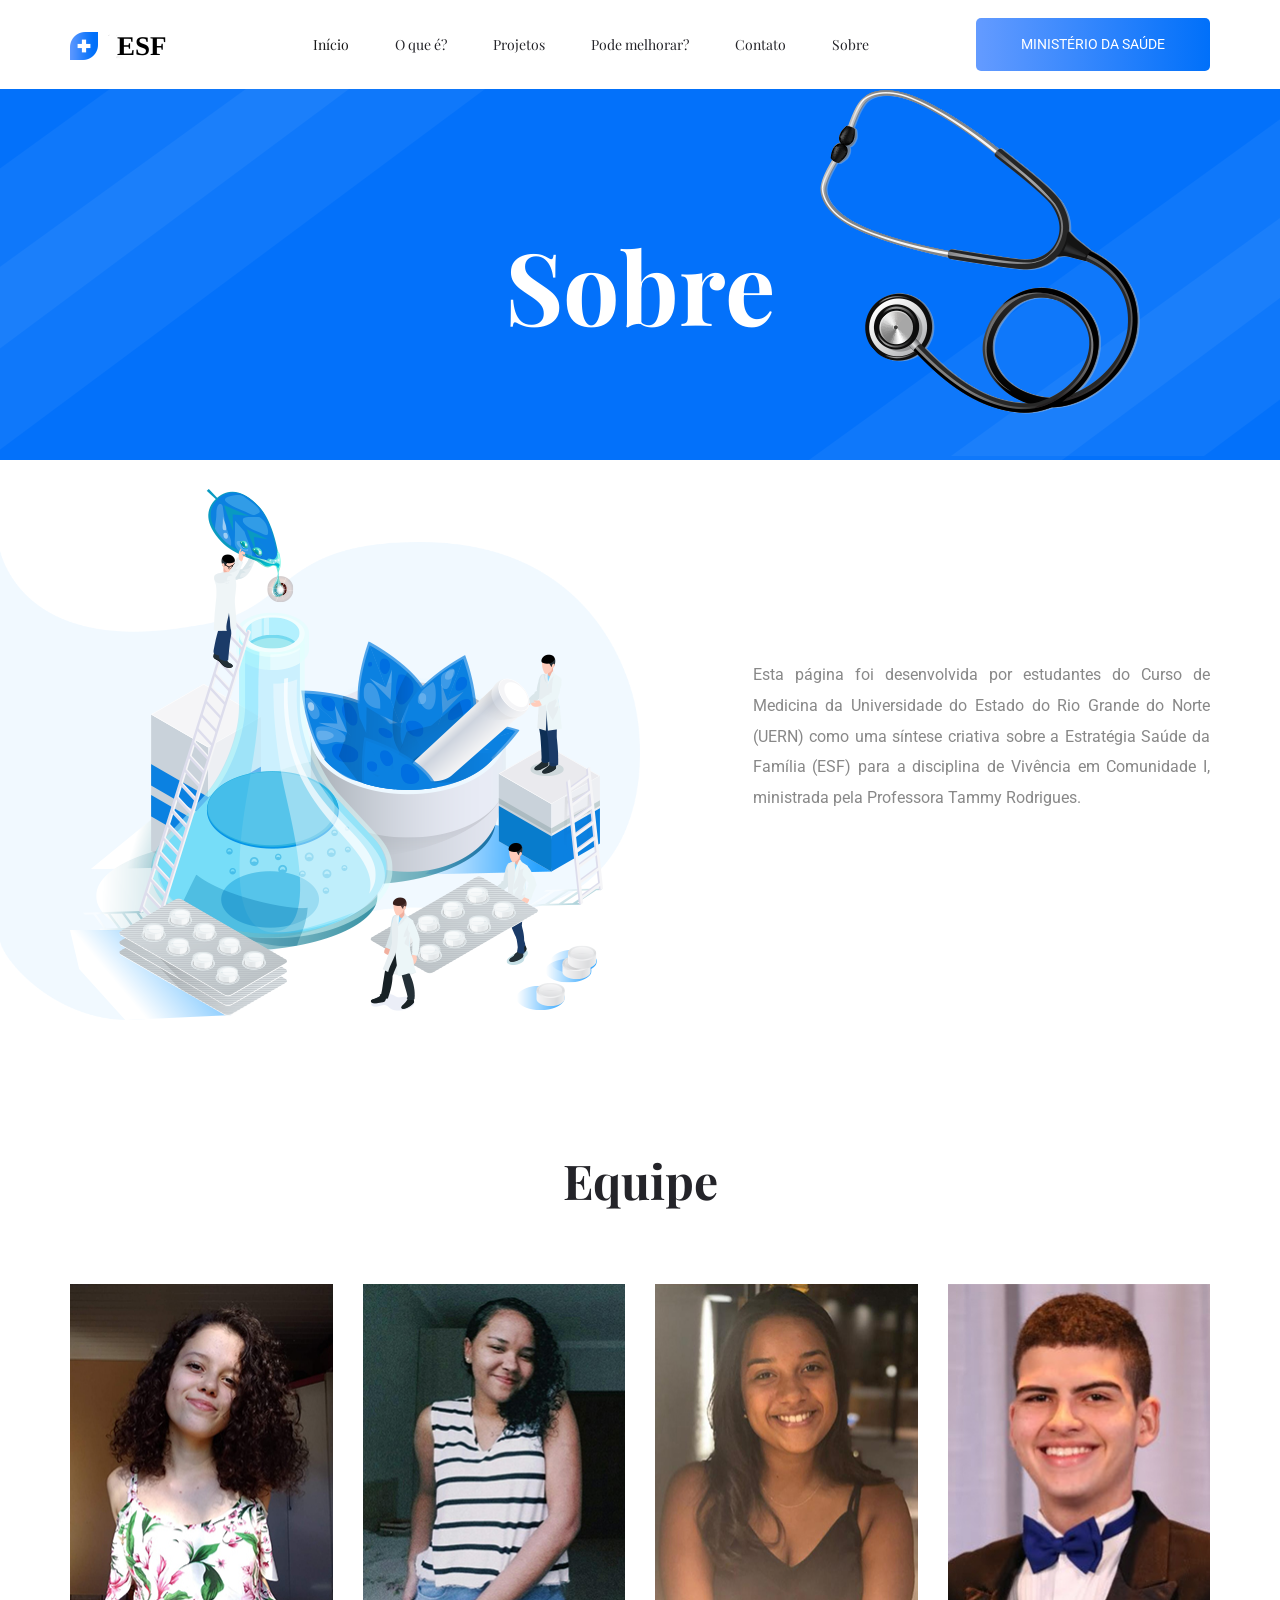
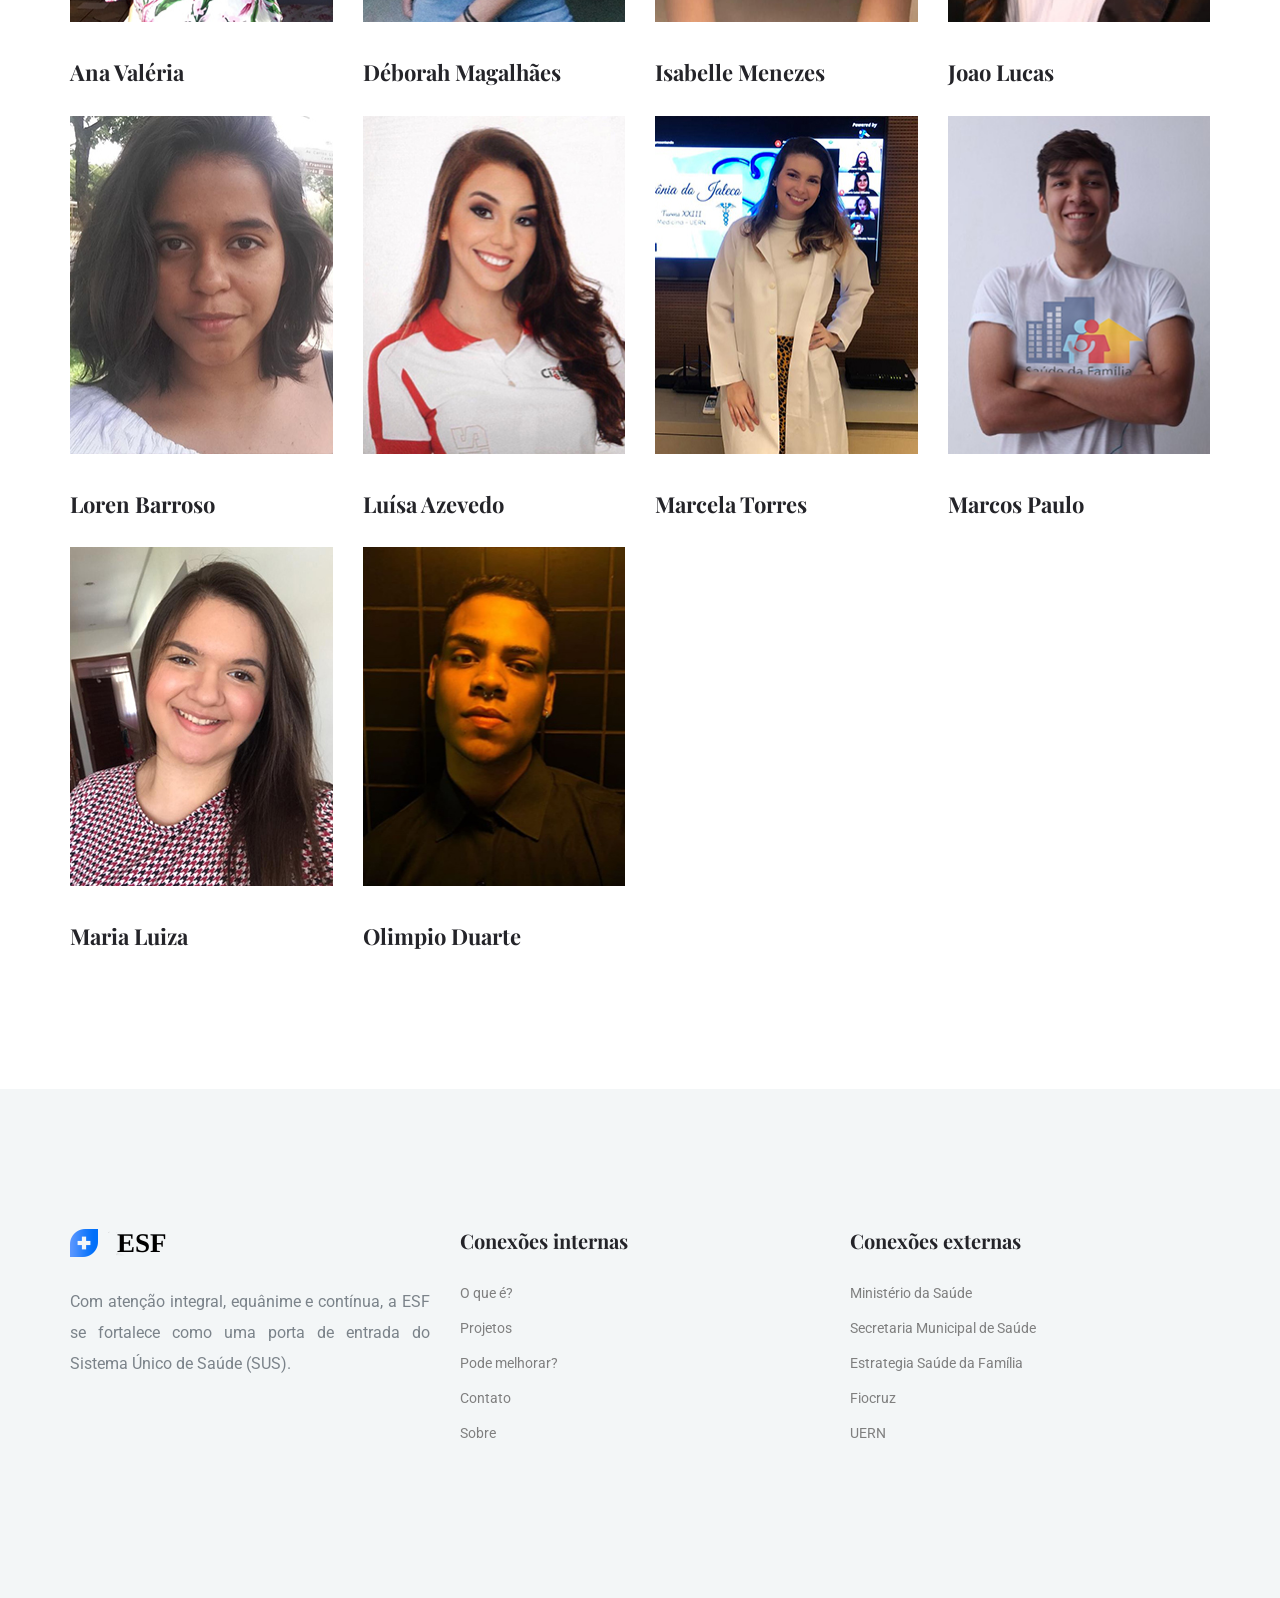
<file: esf/sobre.html>
<!doctype html>
<html lang="pt_BR">

<head>
    <!-- Required meta tags -->
    <meta charset="utf-8">
    <meta name="viewport" content="width=device-width, initial-scale=1, shrink-to-fit=no">
    <title>ESF | Sobre</title>
    <link rel="icon" href="img/favicon.png">
    <!-- Bootstrap CSS -->
    <link rel="stylesheet" href="css/bootstrap.min.css">
    <!-- animate CSS -->
    <link rel="stylesheet" href="css/animate.css">
    <!-- owl carousel CSS -->
    <link rel="stylesheet" href="css/owl.carousel.min.css">
    <!-- themify CSS -->
    <link rel="stylesheet" href="css/themify-icons.css">
    <!-- flaticon CSS -->
    <link rel="stylesheet" href="css/flaticon.css">
    <!-- magnific popup CSS -->
    <link rel="stylesheet" href="css/magnific-popup.css">
    <!-- nice select CSS -->
    <link rel="stylesheet" href="css/nice-select.css">
    <!-- swiper CSS -->
    <link rel="stylesheet" href="css/slick.css">
    <!-- style CSS -->
    <link rel="stylesheet" href="css/style.css">
</head>

<body>
    <!--::header part start::-->
    <header class="main_menu">
        <div class="container">
            <div class="row align-items-center">
                <div class="col-lg-12">
                    <nav class="navbar navbar-expand-lg navbar-light">
                        <a class="navbar-brand" href="index.html"> <img src="img/logo.png" alt="logo"> </a>
                        <button class="navbar-toggler" type="button" data-toggle="collapse"
                            data-target="#navbarSupportedContent" aria-controls="navbarSupportedContent"
                            aria-expanded="false" aria-label="Toggle navigation">
                            <span class="navbar-toggler-icon"></span>
                        </button>

                        <div class="collapse navbar-collapse main-menu-item justify-content-center"
                            id="navbarSupportedContent">
                            <ul class="navbar-nav align-items-center">
                                <li class="nav-item active">
                                    <a class="nav-link" href="index.html">Início</a>
                                </li>
                                <li class="nav-item">
                                    <a class="nav-link" href="definicao.html">O que é?</a>
                                </li>
                                <li class="nav-item">
                                    <a class="nav-link" href="projetos.html">Projetos</a>
                                </li>
                                <li class="nav-item">
                                    <a class="nav-link" href="podemelhorar.html">Pode melhorar?</a>
                                </li>
                                <li class="nav-item">
                                    <a class="nav-link" href="contato.html">Contato</a>
                                </li>
                                <li class="nav-item">
                                    <a class="nav-link" href="sobre.html">Sobre</a>
                                </li>
                            </ul>
                        </div>
                        <a class="btn_2 d-none d-lg-block" href="https://saude.gov.br/" target="_blank">Ministério da Saúde</a>
                    </nav>
                </div>
            </div>
        </div>
    </header>
    <!-- Header part end-->

    <!-- breadcrumb start-->
    <section class="breadcrumb_part breadcrumb_bg">
        <div class="container">
            <div class="row">
                <div class="col-lg-12">
                    <div class="breadcrumb_iner">
                        <div class="breadcrumb_iner_item">
                            <h2>Sobre</h2>
                        </div>
                    </div>
                </div>
            </div>
        </div>
    </section>
    <!-- breadcrumb start-->

    <!-- about us part start-->
    <section class="about_us">
        <div class="container">
            <div class="row justify-content-between align-items-center">
                <div class="col-md-6 col-lg-6">
                    <div class="about_us_img">
                        <img src="img/top_service.png" alt="">
                    </div>
                </div>
                <div class="col-md-6 col-lg-5">
                    <div class="about_us_text">
                        <p>Esta página foi desenvolvida por estudantes do Curso de Medicina da Universidade do Estado do Rio Grande do Norte (UERN) como uma síntese criativa sobre a Estratégia Saúde da Família (ESF) para a disciplina de Vivência em Comunidade I, ministrada pela Professora Tammy Rodrigues.</p>
                    </div>
                </div>
            </div>
        </div>
    </section>
    <!-- about us part end-->

    <!--::doctor_part start::-->
    <section class="doctor_part single_page_doctor_part">
        <div class="container">
            <div class="row justify-content-center">
                <div class="col-xl-8">
                    <div class="section_tittle text-center">
                        <h2>Equipe</h2>
                    </div>
                </div>
            </div>
            <div class="row">
                <div class="col-sm-6 col-lg-3">
                    <div class="single_blog_item">
                        <div class="single_blog_img">
                            <img src="img/doctor/ana.jpg" alt="doctor">
                            <div class="social_icon">
                                <ul>
                                    <li><a href="mailto:anacibulski@alu.uern.br"> <i class="ti-email"></i> </a></li>
                                </ul>
                            </div>
                        </div>
                        <div class="single_text">
                            <div class="single_blog_text">
                                <h3>Ana Valéria</h3>
                            </div>
                        </div>
                    </div>
                </div>
                <div class="col-sm-6 col-lg-3">
                    <div class="single_blog_item">
                        <div class="single_blog_img">
                            <img src="img/doctor/deborah.jpg" alt="doctor">
                            <div class="social_icon">
                                <ul>
                                    <li><a href="mailto:deborahmagalhaes@alu.uern.br"> <i class="ti-email"></i> </a></li>
                                </ul>
                            </div>
                        </div>
                        <div class="single_text">
                            <div class="single_blog_text">
                                <h3>Déborah Magalhães</h3>
                            </div>
                        </div>
                    </div>
                </div>
                <div class="col-sm-6 col-lg-3">
                    <div class="single_blog_item">
                        <div class="single_blog_img">
                            <img src="img/doctor/isabelle.jpg" alt="doctor">
                            <div class="social_icon">
                                <ul>
                                    <li><a href="mailto:isabellerodrigues@alu.uern.br"> <i class="ti-email"></i> </a></li>
                                </ul>
                            </div>
                        </div>
                        <div class="single_text">
                            <div class="single_blog_text">
                                <h3>Isabelle Menezes</h3>
                            </div>
                        </div>
                    </div>
                </div>
                <div class="col-sm-6 col-lg-3">
                    <div class="single_blog_item">
                        <div class="single_blog_img">
                            <img src="img/doctor/joao.jpg" alt="doctor">
                            <div class="social_icon">
                                <ul>
                                    <li><a href="mailto:paivapaulino@alu.uern.br"> <i class="ti-email"></i> </a></li>
                                    <li><a href="https://joalllucas.github.io" target="_blank"> <i class="ti-link"></i> </a></li>
                                </ul>
                            </div>
                        </div>
                        <div class="single_text">
                            <div class="single_blog_text">
                                <h3>Joao Lucas</h3>
                            </div>
                        </div>
                    </div>
                </div>
                <div class="col-sm-6 col-lg-3">
                    <div class="single_blog_item">
                        <div class="single_blog_img">
                            <img src="img/doctor/loren.jpg" alt="doctor">
                        </div>
                        <div class="single_text">
                            <div class="single_blog_text">
                                <h3>Loren Barroso</h3>
                            </div>
                        </div>
                    </div>
                </div>
                <div class="col-sm-6 col-lg-3">
                    <div class="single_blog_item">
                        <div class="single_blog_img">
                            <img src="img/doctor/luisa.jpg" alt="doctor">
                            <div class="social_icon">
                                <ul>
                                    <li><a href="mailto:luisaazevedo@alu.uern.br"> <i class="ti-email"></i> </a></li>
                                </ul>
                            </div>
                        </div>
                        <div class="single_text">
                            <div class="single_blog_text">
                                <h3>Luísa Azevedo</h3>
                            </div>
                        </div>
                    </div>
                </div>
                <div class="col-sm-6 col-lg-3">
                    <div class="single_blog_item">
                        <div class="single_blog_img">
                            <img src="img/doctor/marcela.jpg" alt="doctor">
                            <div class="social_icon">
                                <ul>
                                    <li><a href="mailto:marcelatorres@alu.uern.br"> <i class="ti-email"></i> </a></li>
                                </ul>
                            </div>
                        </div>
                        <div class="single_text">
                            <div class="single_blog_text">
                                <h3>Marcela Torres</h3>
                            </div>
                        </div>
                    </div>
                </div>
                <div class="col-sm-6 col-lg-3">
                    <div class="single_blog_item">
                        <div class="single_blog_img">
                            <img src="img/doctor/marcos.jpg" alt="doctor">
                            <div class="social_icon">
                                <ul>
                                    <li><a href="mailto:silvafernandes@alu.uern.br"> <i class="ti-email"></i> </a></li>
                                </ul>
                            </div>
                        </div>
                        <div class="single_text">
                            <div class="single_blog_text">
                                <h3>Marcos Paulo</h3>
                            </div>
                        </div>
                    </div>
                </div>
                <div class="col-sm-6 col-lg-3">
                    <div class="single_blog_item">
                        <div class="single_blog_img">
                            <img src="img/doctor/malu.jpg" alt="doctor">
                            <div class="social_icon">
                                <ul>
                                    <li><a href="mailto:luizaoliveira@alu.uern.br"> <i class="ti-email"></i> </a></li>
                                </ul>
                            </div>
                        </div>
                        <div class="single_text">
                            <div class="single_blog_text">
                                <h3>Maria Luiza</h3>
                            </div>
                        </div>
                    </div>
                </div>
                <div class="col-sm-6 col-lg-3">
                    <div class="single_blog_item">
                        <div class="single_blog_img">
                            <img src="img/doctor/olimpio.jpg" alt="doctor">
                            <div class="social_icon">
                                <ul>
                                    <li><a href="mailto:olimpioduarte@alu.uern.br"> <i class="ti-email"></i> </a></li>
                                </ul>
                            </div>
                        </div>
                        <div class="single_text">
                            <div class="single_blog_text">
                                <h3>Olimpio Duarte</h3>
                            </div>
                        </div>
                    </div>
                </div>
            </div>
        </div>
    </section>
    <!--::doctor_part end::-->


    <!-- footer part start-->
    <!-- footer part start-->
    <footer class="footer-area">
        <div class="footer section_padding">
            <div class="container">
                <div class="row justify-content-between">
                    <div class="col-md-4 col-sm-6 single-footer-widget">
                        <a href="#" class="footer_logo"> <img src="img/logo.png" alt="#"> </a>
                        <p>Com atenção integral, equânime e contínua, a ESF se fortalece como uma porta de entrada do Sistema Único de Saúde (SUS).</p>
                    </div>
                    <div class="col-sm-6 col-md-4 single-footer-widget">
                        <h4>Conexões internas</h4>
                        <ul>
                            <li><a href="definicao.html">O que é?</a></li>
                            <li><a href="projetos.html">Projetos</a></li>
                            <li><a href="podemelhorar.html">Pode melhorar?</a></li>
                            <li><a href="contato.html">Contato</a></li>
                            <li><a href="sobre.html">Sobre</a></li>
                        </ul>
                    </div>
                    <div class="col-sm-6 col-md-4 single-footer-widget">
                        <h4>Conexões externas</h4>
                        <ul>
                            <li><a  href="https://saude.gov.br/" target="_blank">Ministério da Saúde</a></li>
                            <li><a  href="https://www.prefeiturademossoro.com.br/secretaria-municipal-de-saude/" target="_blank">Secretaria Municipal de Saúde</a></li>
                            <li><a  href="https://www.saude.gov.br/acoes-e-programas/saude-da-familia" target="_blank">Estrategia Saúde da Família</a></li>
                            <li><a  href="https://pensesus.fiocruz.br/saude-da-familia" target="_blank">Fiocruz</a></li>
                            <li><a  href="http://portal.uern.br/" target="_blank">UERN</a></li>
                        </ul>
                    </div>
                </div>
            </div>
        </div>
    </footer>

    <!-- footer part end-->

    <!-- jquery plugins here-->

    <script src="js/jquery-1.12.1.min.js"></script>
    <!-- popper js -->
    <script src="js/popper.min.js"></script>
    <!-- bootstrap js -->
    <script src="js/bootstrap.min.js"></script>
    <!-- owl carousel js -->
    <script src="js/owl.carousel.min.js"></script>
    <script src="js/jquery.nice-select.min.js"></script>
    <!-- contact js -->
    <script src="js/jquery.ajaxchimp.min.js"></script>
    <script src="js/jquery.form.js"></script>
    <script src="js/jquery.validate.min.js"></script>
    <script src="js/mail-script.js"></script>
    <script src="js/contact.js"></script>
    <!-- custom js -->
    <script src="js/custom.js"></script>
</body>

</html>
</file>
<file: apresentacao/css/theme/black.css>
/**
 * Black theme for reveal.js. This is the opposite of the 'white' theme.
 *
 * By Hakim El Hattab, http://hakim.se
 */
@import url(../../lib/font/source-sans-pro/source-sans-pro.css);
section.has-light-background, section.has-light-background h1, section.has-light-background h2, section.has-light-background h3, section.has-light-background h4, section.has-light-background h5, section.has-light-background h6 {
  color: #222; }

/*********************************************
 * GLOBAL STYLES
 *********************************************/
body {
  background: #191919;
  background-color: #191919; }

.reveal {
  font-family: "Source Sans Pro", Helvetica, sans-serif;
  font-size: 42px;
  font-weight: normal;
  color: #fff; }

::selection {
  color: #fff;
  background: #bee4fd;
  text-shadow: none; }

::-moz-selection {
  color: #fff;
  background: #bee4fd;
  text-shadow: none; }

.reveal .slides section,
.reveal .slides section > section {
  line-height: 1.3;
  font-weight: inherit; }

/*********************************************
 * HEADERS
 *********************************************/
.reveal h1,
.reveal h2,
.reveal h3,
.reveal h4,
.reveal h5,
.reveal h6 {
  margin: 0 0 20px 0;
  color: #fff;
  font-family: "Source Sans Pro", Helvetica, sans-serif;
  font-weight: 600;
  line-height: 1.2;
  letter-spacing: normal;
  text-transform: uppercase;
  text-shadow: none;
  word-wrap: break-word; }

.reveal h1 {
  font-size: 2.5em; }

.reveal h2 {
  font-size: 1.6em; }

.reveal h3 {
  font-size: 1.3em; }

.reveal h4 {
  font-size: 1em; }

.reveal h1 {
  text-shadow: none; }

/*********************************************
 * OTHER
 *********************************************/
.reveal p {
  margin: 20px 0;
  line-height: 1.3; }

/* Ensure certain elements are never larger than the slide itself */
.reveal img,
.reveal video,
.reveal iframe {
  max-width: 95%;
  max-height: 95%; }

.reveal strong,
.reveal b {
  font-weight: bold; }

.reveal em {
  font-style: italic; }

.reveal ol,
.reveal dl,
.reveal ul {
  display: inline-block;
  text-align: left;
  margin: 0 0 0 1em; }

.reveal ol {
  list-style-type: decimal; }

.reveal ul {
  list-style-type: disc; }

.reveal ul ul {
  list-style-type: square; }

.reveal ul ul ul {
  list-style-type: circle; }

.reveal ul ul,
.reveal ul ol,
.reveal ol ol,
.reveal ol ul {
  display: block;
  margin-left: 40px; }

.reveal dt {
  font-weight: bold; }

.reveal dd {
  margin-left: 40px; }

.reveal blockquote {
  display: block;
  position: relative;
  width: 70%;
  margin: 20px auto;
  padding: 5px;
  font-style: italic;
  background: rgba(255, 255, 255, 0.05);
  box-shadow: 0px 0px 2px rgba(0, 0, 0, 0.2); }

.reveal blockquote p:first-child,
.reveal blockquote p:last-child {
  display: inline-block; }

.reveal q {
  font-style: italic; }

.reveal pre {
  display: block;
  position: relative;
  width: 90%;
  margin: 20px auto;
  text-align: left;
  font-size: 0.55em;
  font-family: monospace;
  line-height: 1.2em;
  word-wrap: break-word;
  box-shadow: 0px 5px 15px rgba(0, 0, 0, 0.15); }

.reveal code {
  font-family: monospace;
  text-transform: none; }

.reveal pre code {
  display: block;
  padding: 5px;
  overflow: auto;
  max-height: 400px;
  word-wrap: normal; }

.reveal table {
  margin: auto;
  border-collapse: collapse;
  border-spacing: 0; }

.reveal table th {
  font-weight: bold; }

.reveal table th,
.reveal table td {
  text-align: left;
  padding: 0.2em 0.5em 0.2em 0.5em;
  border-bottom: 1px solid; }

.reveal table th[align="center"],
.reveal table td[align="center"] {
  text-align: center; }

.reveal table th[align="right"],
.reveal table td[align="right"] {
  text-align: right; }

.reveal table tbody tr:last-child th,
.reveal table tbody tr:last-child td {
  border-bottom: none; }

.reveal sup {
  vertical-align: super;
  font-size: smaller; }

.reveal sub {
  vertical-align: sub;
  font-size: smaller; }

.reveal small {
  display: inline-block;
  font-size: 0.6em;
  line-height: 1.2em;
  vertical-align: top; }

.reveal small * {
  vertical-align: top; }

/*********************************************
 * LINKS
 *********************************************/
.reveal a {
  color: #42affa;
  text-decoration: none;
  -webkit-transition: color .15s ease;
  -moz-transition: color .15s ease;
  transition: color .15s ease; }

.reveal a:hover {
  color: #8dcffc;
  text-shadow: none;
  border: none; }

.reveal .roll span:after {
  color: #fff;
  background: #068de9; }

/*********************************************
 * IMAGES
 *********************************************/
.reveal section img {
  margin: 15px 0px;
  background: rgba(255, 255, 255, 0.12);
  border: 4px solid #fff;
  box-shadow: 0 0 10px rgba(0, 0, 0, 0.15); }

.reveal section img.plain {
  border: 0;
  box-shadow: none; }

.reveal a img {
  -webkit-transition: all .15s linear;
  -moz-transition: all .15s linear;
  transition: all .15s linear; }

.reveal a:hover img {
  background: rgba(255, 255, 255, 0.2);
  border-color: #42affa;
  box-shadow: 0 0 20px rgba(0, 0, 0, 0.55); }

/*********************************************
 * NAVIGATION CONTROLS
 *********************************************/
.reveal .controls {
  color: #42affa; }

/*********************************************
 * PROGRESS BAR
 *********************************************/
.reveal .progress {
  background: rgba(0, 0, 0, 0.2);
  color: #42affa; }

.reveal .progress span {
  -webkit-transition: width 800ms cubic-bezier(0.26, 0.86, 0.44, 0.985);
  -moz-transition: width 800ms cubic-bezier(0.26, 0.86, 0.44, 0.985);
  transition: width 800ms cubic-bezier(0.26, 0.86, 0.44, 0.985); }

/*********************************************
 * PRINT BACKGROUND
 *********************************************/
@media print {
  .backgrounds {
    background-color: #191919; } }
</file>
<file: apresentacao/lib/css/monokai.css>
/*
Monokai style - ported by Luigi Maselli - http://grigio.org
*/

.hljs {
  display: block;
  overflow-x: auto;
  padding: 0.5em;
  background: #272822;
  color: #ddd;
}

.hljs-tag,
.hljs-keyword,
.hljs-selector-tag,
.hljs-literal,
.hljs-strong,
.hljs-name {
  color: #f92672;
}

.hljs-code {
  color: #66d9ef;
}

.hljs-class .hljs-title {
  color: white;
}

.hljs-attribute,
.hljs-symbol,
.hljs-regexp,
.hljs-link {
  color: #bf79db;
}

.hljs-string,
.hljs-bullet,
.hljs-subst,
.hljs-title,
.hljs-section,
.hljs-emphasis,
.hljs-type,
.hljs-built_in,
.hljs-builtin-name,
.hljs-selector-attr,
.hljs-selector-pseudo,
.hljs-addition,
.hljs-variable,
.hljs-template-tag,
.hljs-template-variable {
  color: #a6e22e;
}

.hljs-comment,
.hljs-quote,
.hljs-deletion,
.hljs-meta {
  color: #75715e;
}

.hljs-keyword,
.hljs-selector-tag,
.hljs-literal,
.hljs-doctag,
.hljs-title,
.hljs-section,
.hljs-type,
.hljs-selector-id {
  font-weight: bold;
}
</file>
<file: esf/css/themify-icons.css>
@font-face {
	font-family: 'themify';
	src:url('../fonts/themify.eot?-fvbane');
	src:url('../fonts/themify.eot?#iefix-fvbane') format('embedded-opentype'),
		url('../fonts/themify.woff?-fvbane') format('woff'),
		url('../fonts/themify.ttf?-fvbane') format('truetype'),
		url('../fonts/themify.svg?-fvbane#themify') format('svg');
	font-weight: normal;
	font-style: normal;
}

[class^="ti-"], [class*=" ti-"] {
	font-family: 'themify';
	speak: none;
	font-style: normal;
	font-weight: normal;
	font-variant: normal;
	text-transform: none;
	line-height: 1;

	/* Better Font Rendering =========== */
	-webkit-font-smoothing: antialiased;
	-moz-osx-font-smoothing: grayscale;
}

.ti-wand:before {
	content: "\e600";
}
.ti-volume:before {
	content: "\e601";
}
.ti-user:before {
	content: "\e602";
}
.ti-unlock:before {
	content: "\e603";
}
.ti-unlink:before {
	content: "\e604";
}
.ti-trash:before {
	content: "\e605";
}
.ti-thought:before {
	content: "\e606";
}
.ti-target:before {
	content: "\e607";
}
.ti-tag:before {
	content: "\e608";
}
.ti-tablet:before {
	content: "\e609";
}
.ti-star:before {
	content: "\e60a";
}
.ti-spray:before {
	content: "\e60b";
}
.ti-signal:before {
	content: "\e60c";
}
.ti-shopping-cart:before {
	content: "\e60d";
}
.ti-shopping-cart-full:before {
	content: "\e60e";
}
.ti-settings:before {
	content: "\e60f";
}
.ti-search:before {
	content: "\e610";
}
.ti-zoom-in:before {
	content: "\e611";
}
.ti-zoom-out:before {
	content: "\e612";
}
.ti-cut:before {
	content: "\e613";
}
.ti-ruler:before {
	content: "\e614";
}
.ti-ruler-pencil:before {
	content: "\e615";
}
.ti-ruler-alt:before {
	content: "\e616";
}
.ti-bookmark:before {
	content: "\e617";
}
.ti-bookmark-alt:before {
	content: "\e618";
}
.ti-reload:before {
	content: "\e619";
}
.ti-plus:before {
	content: "\e61a";
}
.ti-pin:before {
	content: "\e61b";
}
.ti-pencil:before {
	content: "\e61c";
}
.ti-pencil-alt:before {
	content: "\e61d";
}
.ti-paint-roller:before {
	content: "\e61e";
}
.ti-paint-bucket:before {
	content: "\e61f";
}
.ti-na:before {
	content: "\e620";
}
.ti-mobile:before {
	content: "\e621";
}
.ti-minus:before {
	content: "\e622";
}
.ti-medall:before {
	content: "\e623";
}
.ti-medall-alt:before {
	content: "\e624";
}
.ti-marker:before {
	content: "\e625";
}
.ti-marker-alt:before {
	content: "\e626";
}
.ti-arrow-up:before {
	content: "\e627";
}
.ti-arrow-right:before {
	content: "\e628";
}
.ti-arrow-left:before {
	content: "\e629";
}
.ti-arrow-down:before {
	content: "\e62a";
}
.ti-lock:before {
	content: "\e62b";
}
.ti-location-arrow:before {
	content: "\e62c";
}
.ti-link:before {
	content: "\e62d";
}
.ti-layout:before {
	content: "\e62e";
}
.ti-layers:before {
	content: "\e62f";
}
.ti-layers-alt:before {
	content: "\e630";
}
.ti-key:before {
	content: "\e631";
}
.ti-import:before {
	content: "\e632";
}
.ti-image:before {
	content: "\e633";
}
.ti-heart:before {
	content: "\e634";
}
.ti-heart-broken:before {
	content: "\e635";
}
.ti-hand-stop:before {
	content: "\e636";
}
.ti-hand-open:before {
	content: "\e637";
}
.ti-hand-drag:before {
	content: "\e638";
}
.ti-folder:before {
	content: "\e639";
}
.ti-flag:before {
	content: "\e63a";
}
.ti-flag-alt:before {
	content: "\e63b";
}
.ti-flag-alt-2:before {
	content: "\e63c";
}
.ti-eye:before {
	content: "\e63d";
}
.ti-export:before {
	content: "\e63e";
}
.ti-exchange-vertical:before {
	content: "\e63f";
}
.ti-desktop:before {
	content: "\e640";
}
.ti-cup:before {
	content: "\e641";
}
.ti-crown:before {
	content: "\e642";
}
.ti-comments:before {
	content: "\e643";
}
.ti-comment:before {
	content: "\e644";
}
.ti-comment-alt:before {
	content: "\e645";
}
.ti-close:before {
	content: "\e646";
}
.ti-clip:before {
	content: "\e647";
}
.ti-angle-up:before {
	content: "\e648";
}
.ti-angle-right:before {
	content: "\e649";
}
.ti-angle-left:before {
	content: "\e64a";
}
.ti-angle-down:before {
	content: "\e64b";
}
.ti-check:before {
	content: "\e64c";
}
.ti-check-box:before {
	content: "\e64d";
}
.ti-camera:before {
	content: "\e64e";
}
.ti-announcement:before {
	content: "\e64f";
}
.ti-brush:before {
	content: "\e650";
}
.ti-briefcase:before {
	content: "\e651";
}
.ti-bolt:before {
	content: "\e652";
}
.ti-bolt-alt:before {
	content: "\e653";
}
.ti-blackboard:before {
	content: "\e654";
}
.ti-bag:before {
	content: "\e655";
}
.ti-move:before {
	content: "\e656";
}
.ti-arrows-vertical:before {
	content: "\e657";
}
.ti-arrows-horizontal:before {
	content: "\e658";
}
.ti-fullscreen:before {
	content: "\e659";
}
.ti-arrow-top-right:before {
	content: "\e65a";
}
.ti-arrow-top-left:before {
	content: "\e65b";
}
.ti-arrow-circle-up:before {
	content: "\e65c";
}
.ti-arrow-circle-right:before {
	content: "\e65d";
}
.ti-arrow-circle-left:before {
	content: "\e65e";
}
.ti-arrow-circle-down:before {
	content: "\e65f";
}
.ti-angle-double-up:before {
	content: "\e660";
}
.ti-angle-double-right:before {
	content: "\e661";
}
.ti-angle-double-left:before {
	content: "\e662";
}
.ti-angle-double-down:before {
	content: "\e663";
}
.ti-zip:before {
	content: "\e664";
}
.ti-world:before {
	content: "\e665";
}
.ti-wheelchair:before {
	content: "\e666";
}
.ti-view-list:before {
	content: "\e667";
}
.ti-view-list-alt:before {
	content: "\e668";
}
.ti-view-grid:before {
	content: "\e669";
}
.ti-uppercase:before {
	content: "\e66a";
}
.ti-upload:before {
	content: "\e66b";
}
.ti-underline:before {
	content: "\e66c";
}
.ti-truck:before {
	content: "\e66d";
}
.ti-timer:before {
	content: "\e66e";
}
.ti-ticket:before {
	content: "\e66f";
}
.ti-thumb-up:before {
	content: "\e670";
}
.ti-thumb-down:before {
	content: "\e671";
}
.ti-text:before {
	content: "\e672";
}
.ti-stats-up:before {
	content: "\e673";
}
.ti-stats-down:before {
	content: "\e674";
}
.ti-split-v:before {
	content: "\e675";
}
.ti-split-h:before {
	content: "\e676";
}
.ti-smallcap:before {
	content: "\e677";
}
.ti-shine:before {
	content: "\e678";
}
.ti-shift-right:before {
	content: "\e679";
}
.ti-shift-left:before {
	content: "\e67a";
}
.ti-shield:before {
	content: "\e67b";
}
.ti-notepad:before {
	content: "\e67c";
}
.ti-server:before {
	content: "\e67d";
}
.ti-quote-right:before {
	content: "\e67e";
}
.ti-quote-left:before {
	content: "\e67f";
}
.ti-pulse:before {
	content: "\e680";
}
.ti-printer:before {
	content: "\e681";
}
.ti-power-off:before {
	content: "\e682";
}
.ti-plug:before {
	content: "\e683";
}
.ti-pie-chart:before {
	content: "\e684";
}
.ti-paragraph:before {
	content: "\e685";
}
.ti-panel:before {
	content: "\e686";
}
.ti-package:before {
	content: "\e687";
}
.ti-music:before {
	content: "\e688";
}
.ti-music-alt:before {
	content: "\e689";
}
.ti-mouse:before {
	content: "\e68a";
}
.ti-mouse-alt:before {
	content: "\e68b";
}
.ti-money:before {
	content: "\e68c";
}
.ti-microphone:before {
	content: "\e68d";
}
.ti-menu:before {
	content: "\e68e";
}
.ti-menu-alt:before {
	content: "\e68f";
}
.ti-map:before {
	content: "\e690";
}
.ti-map-alt:before {
	content: "\e691";
}
.ti-loop:before {
	content: "\e692";
}
.ti-location-pin:before {
	content: "\e693";
}
.ti-list:before {
	content: "\e694";
}
.ti-light-bulb:before {
	content: "\e695";
}
.ti-Italic:before {
	content: "\e696";
}
.ti-info:before {
	content: "\e697";
}
.ti-infinite:before {
	content: "\e698";
}
.ti-id-badge:before {
	content: "\e699";
}
.ti-hummer:before {
	content: "\e69a";
}
.ti-home:before {
	content: "\e69b";
}
.ti-help:before {
	content: "\e69c";
}
.ti-headphone:before {
	content: "\e69d";
}
.ti-harddrives:before {
	content: "\e69e";
}
.ti-harddrive:before {
	content: "\e69f";
}
.ti-gift:before {
	content: "\e6a0";
}
.ti-game:before {
	content: "\e6a1";
}
.ti-filter:before {
	content: "\e6a2";
}
.ti-files:before {
	content: "\e6a3";
}
.ti-file:before {
	content: "\e6a4";
}
.ti-eraser:before {
	content: "\e6a5";
}
.ti-envelope:before {
	content: "\e6a6";
}
.ti-download:before {
	content: "\e6a7";
}
.ti-direction:before {
	content: "\e6a8";
}
.ti-direction-alt:before {
	content: "\e6a9";
}
.ti-dashboard:before {
	content: "\e6aa";
}
.ti-control-stop:before {
	content: "\e6ab";
}
.ti-control-shuffle:before {
	content: "\e6ac";
}
.ti-control-play:before {
	content: "\e6ad";
}
.ti-control-pause:before {
	content: "\e6ae";
}
.ti-control-forward:before {
	content: "\e6af";
}
.ti-control-backward:before {
	content: "\e6b0";
}
.ti-cloud:before {
	content: "\e6b1";
}
.ti-cloud-up:before {
	content: "\e6b2";
}
.ti-cloud-down:before {
	content: "\e6b3";
}
.ti-clipboard:before {
	content: "\e6b4";
}
.ti-car:before {
	content: "\e6b5";
}
.ti-calendar:before {
	content: "\e6b6";
}
.ti-book:before {
	content: "\e6b7";
}
.ti-bell:before {
	content: "\e6b8";
}
.ti-basketball:before {
	content: "\e6b9";
}
.ti-bar-chart:before {
	content: "\e6ba";
}
.ti-bar-chart-alt:before {
	content: "\e6bb";
}
.ti-back-right:before {
	content: "\e6bc";
}
.ti-back-left:before {
	content: "\e6bd";
}
.ti-arrows-corner:before {
	content: "\e6be";
}
.ti-archive:before {
	content: "\e6bf";
}
.ti-anchor:before {
	content: "\e6c0";
}
.ti-align-right:before {
	content: "\e6c1";
}
.ti-align-left:before {
	content: "\e6c2";
}
.ti-align-justify:before {
	content: "\e6c3";
}
.ti-align-center:before {
	content: "\e6c4";
}
.ti-alert:before {
	content: "\e6c5";
}
.ti-alarm-clock:before {
	content: "\e6c6";
}
.ti-agenda:before {
	content: "\e6c7";
}
.ti-write:before {
	content: "\e6c8";
}
.ti-window:before {
	content: "\e6c9";
}
.ti-widgetized:before {
	content: "\e6ca";
}
.ti-widget:before {
	content: "\e6cb";
}
.ti-widget-alt:before {
	content: "\e6cc";
}
.ti-wallet:before {
	content: "\e6cd";
}
.ti-video-clapper:before {
	content: "\e6ce";
}
.ti-video-camera:before {
	content: "\e6cf";
}
.ti-vector:before {
	content: "\e6d0";
}
.ti-themify-logo:before {
	content: "\e6d1";
}
.ti-themify-favicon:before {
	content: "\e6d2";
}
.ti-themify-favicon-alt:before {
	content: "\e6d3";
}
.ti-support:before {
	content: "\e6d4";
}
.ti-stamp:before {
	content: "\e6d5";
}
.ti-split-v-alt:before {
	content: "\e6d6";
}
.ti-slice:before {
	content: "\e6d7";
}
.ti-shortcode:before {
	content: "\e6d8";
}
.ti-shift-right-alt:before {
	content: "\e6d9";
}
.ti-shift-left-alt:before {
	content: "\e6da";
}
.ti-ruler-alt-2:before {
	content: "\e6db";
}
.ti-receipt:before {
	content: "\e6dc";
}
.ti-pin2:before {
	content: "\e6dd";
}
.ti-pin-alt:before {
	content: "\e6de";
}
.ti-pencil-alt2:before {
	content: "\e6df";
}
.ti-palette:before {
	content: "\e6e0";
}
.ti-more:before {
	content: "\e6e1";
}
.ti-more-alt:before {
	content: "\e6e2";
}
.ti-microphone-alt:before {
	content: "\e6e3";
}
.ti-magnet:before {
	content: "\e6e4";
}
.ti-line-double:before {
	content: "\e6e5";
}
.ti-line-dotted:before {
	content: "\e6e6";
}
.ti-line-dashed:before {
	content: "\e6e7";
}
.ti-layout-width-full:before {
	content: "\e6e8";
}
.ti-layout-width-default:before {
	content: "\e6e9";
}
.ti-layout-width-default-alt:before {
	content: "\e6ea";
}
.ti-layout-tab:before {
	content: "\e6eb";
}
.ti-layout-tab-window:before {
	content: "\e6ec";
}
.ti-layout-tab-v:before {
	content: "\e6ed";
}
.ti-layout-tab-min:before {
	content: "\e6ee";
}
.ti-layout-slider:before {
	content: "\e6ef";
}
.ti-layout-slider-alt:before {
	content: "\e6f0";
}
.ti-layout-sidebar-right:before {
	content: "\e6f1";
}
.ti-layout-sidebar-none:before {
	content: "\e6f2";
}
.ti-layout-sidebar-left:before {
	content: "\e6f3";
}
.ti-layout-placeholder:before {
	content: "\e6f4";
}
.ti-layout-menu:before {
	content: "\e6f5";
}
.ti-layout-menu-v:before {
	content: "\e6f6";
}
.ti-layout-menu-separated:before {
	content: "\e6f7";
}
.ti-layout-menu-full:before {
	content: "\e6f8";
}
.ti-layout-media-right-alt:before {
	content: "\e6f9";
}
.ti-layout-media-right:before {
	content: "\e6fa";
}
.ti-layout-media-overlay:before {
	content: "\e6fb";
}
.ti-layout-media-overlay-alt:before {
	content: "\e6fc";
}
.ti-layout-media-overlay-alt-2:before {
	content: "\e6fd";
}
.ti-layout-media-left-alt:before {
	content: "\e6fe";
}
.ti-layout-media-left:before {
	content: "\e6ff";
}
.ti-layout-media-center-alt:before {
	content: "\e700";
}
.ti-layout-media-center:before {
	content: "\e701";
}
.ti-layout-list-thumb:before {
	content: "\e702";
}
.ti-layout-list-thumb-alt:before {
	content: "\e703";
}
.ti-layout-list-post:before {
	content: "\e704";
}
.ti-layout-list-large-image:before {
	content: "\e705";
}
.ti-layout-line-solid:before {
	content: "\e706";
}
.ti-layout-grid4:before {
	content: "\e707";
}
.ti-layout-grid3:before {
	content: "\e708";
}
.ti-layout-grid2:before {
	content: "\e709";
}
.ti-layout-grid2-thumb:before {
	content: "\e70a";
}
.ti-layout-cta-right:before {
	content: "\e70b";
}
.ti-layout-cta-left:before {
	content: "\e70c";
}
.ti-layout-cta-center:before {
	content: "\e70d";
}
.ti-layout-cta-btn-right:before {
	content: "\e70e";
}
.ti-layout-cta-btn-left:before {
	content: "\e70f";
}
.ti-layout-column4:before {
	content: "\e710";
}
.ti-layout-column3:before {
	content: "\e711";
}
.ti-layout-column2:before {
	content: "\e712";
}
.ti-layout-accordion-separated:before {
	content: "\e713";
}
.ti-layout-accordion-merged:before {
	content: "\e714";
}
.ti-layout-accordion-list:before {
	content: "\e715";
}
.ti-ink-pen:before {
	content: "\e716";
}
.ti-info-alt:before {
	content: "\e717";
}
.ti-help-alt:before {
	content: "\e718";
}
.ti-headphone-alt:before {
	content: "\e719";
}
.ti-hand-point-up:before {
	content: "\e71a";
}
.ti-hand-point-right:before {
	content: "\e71b";
}
.ti-hand-point-left:before {
	content: "\e71c";
}
.ti-hand-point-down:before {
	content: "\e71d";
}
.ti-gallery:before {
	content: "\e71e";
}
.ti-face-smile:before {
	content: "\e71f";
}
.ti-face-sad:before {
	content: "\e720";
}
.ti-credit-card:before {
	content: "\e721";
}
.ti-control-skip-forward:before {
	content: "\e722";
}
.ti-control-skip-backward:before {
	content: "\e723";
}
.ti-control-record:before {
	content: "\e724";
}
.ti-control-eject:before {
	content: "\e725";
}
.ti-comments-smiley:before {
	content: "\e726";
}
.ti-brush-alt:before {
	content: "\e727";
}
.ti-youtube:before {
	content: "\e728";
}
.ti-vimeo:before {
	content: "\e729";
}
.ti-twitter:before {
	content: "\e72a";
}
.ti-time:before {
	content: "\e72b";
}
.ti-tumblr:before {
	content: "\e72c";
}
.ti-skype:before {
	content: "\e72d";
}
.ti-share:before {
	content: "\e72e";
}
.ti-share-alt:before {
	content: "\e72f";
}
.ti-rocket:before {
	content: "\e730";
}
.ti-pinterest:before {
	content: "\e731";
}
.ti-new-window:before {
	content: "\e732";
}
.ti-microsoft:before {
	content: "\e733";
}
.ti-list-ol:before {
	content: "\e734";
}
.ti-linkedin:before {
	content: "\e735";
}
.ti-layout-sidebar-2:before {
	content: "\e736";
}
.ti-layout-grid4-alt:before {
	content: "\e737";
}
.ti-layout-grid3-alt:before {
	content: "\e738";
}
.ti-layout-grid2-alt:before {
	content: "\e739";
}
.ti-layout-column4-alt:before {
	content: "\e73a";
}
.ti-layout-column3-alt:before {
	content: "\e73b";
}
.ti-layout-column2-alt:before {
	content: "\e73c";
}
.ti-instagram:before {
	content: "\e73d";
}
.ti-google:before {
	content: "\e73e";
}
.ti-github:before {
	content: "\e73f";
}
.ti-flickr:before {
	content: "\e740";
}
.ti-facebook:before {
	content: "\e741";
}
.ti-dropbox:before {
	content: "\e742";
}
.ti-dribbble:before {
	content: "\e743";
}
.ti-apple:before {
	content: "\e744";
}
.ti-android:before {
	content: "\e745";
}
.ti-save:before {
	content: "\e746";
}
.ti-save-alt:before {
	content: "\e747";
}
.ti-yahoo:before {
	content: "\e748";
}
.ti-wordpress:before {
	content: "\e749";
}
.ti-vimeo-alt:before {
	content: "\e74a";
}
.ti-twitter-alt:before {
	content: "\e74b";
}
.ti-tumblr-alt:before {
	content: "\e74c";
}
.ti-trello:before {
	content: "\e74d";
}
.ti-stack-overflow:before {
	content: "\e74e";
}
.ti-soundcloud:before {
	content: "\e74f";
}
.ti-sharethis:before {
	content: "\e750";
}
.ti-sharethis-alt:before {
	content: "\e751";
}
.ti-reddit:before {
	content: "\e752";
}
.ti-pinterest-alt:before {
	content: "\e753";
}
.ti-microsoft-alt:before {
	content: "\e754";
}
.ti-linux:before {
	content: "\e755";
}
.ti-jsfiddle:before {
	content: "\e756";
}
.ti-joomla:before {
	content: "\e757";
}
.ti-html5:before {
	content: "\e758";
}
.ti-flickr-alt:before {
	content: "\e759";
}
.ti-email:before {
	content: "\e75a";
}
.ti-drupal:before {
	content: "\e75b";
}
.ti-dropbox-alt:before {
	content: "\e75c";
}
.ti-css3:before {
	content: "\e75d";
}
.ti-rss:before {
	content: "\e75e";
}
.ti-rss-alt:before {
	content: "\e75f";
}
</file>
<file: esf/css/flaticon.css>
/*
  	Flaticon icon font: Flaticon
  	Creation date: 09/04/2019 10:10
  	*/

@font-face {
  font-family: "Flaticon";
  src: url("../fonts/Flaticon.eot");
  src: url("../fonts/Flaticon.eot?#iefix") format("embedded-opentype"),
       url("../fonts/Flaticon.woff2") format("woff2"),
       url("../fonts/Flaticon.woff") format("woff"),
       url("../fonts/Flaticon.ttf") format("truetype"),
       url("../fonts/Flaticon.svg#Flaticon") format("svg");
  font-weight: normal;
  font-style: normal;
}

@media screen and (-webkit-min-device-pixel-ratio:0) {
  @font-face {
    font-family: "Flaticon";
    src: url("./Flaticon.svg#Flaticon") format("svg");
  }
}

[class^="flaticon-"]:before, [class*=" flaticon-"]:before,
[class^="flaticon-"]:after, [class*=" flaticon-"]:after {   
  font-family: Flaticon;
        font-size: 30px;
       font-style: normal;
       color: #fff;
}

.flaticon-growth:before { content: "\f100"; }
.flaticon-wallet:before { content: "\f101"; }
</file>
<file: esf/css/nice-select.css>
.nice-select {
  -webkit-tap-highlight-color: transparent;
  background-color: #fff;
  border-radius: 5px;
  border: solid 1px #e8e8e8;
  box-sizing: border-box;
  clear: both;
  cursor: pointer;
  display: block;
  float: left;
  font-family: inherit;
  font-size: 14px;
  font-weight: normal;
  height: 42px;
  line-height: 40px;
  outline: none;
  padding-left: 18px;
  padding-right: 30px;
  position: relative;
  text-align: left !important;
  -webkit-transition: all 0.2s ease-in-out;
  transition: all 0.2s ease-in-out;
  -webkit-user-select: none;
     -moz-user-select: none;
      -ms-user-select: none;
          user-select: none;
  white-space: nowrap;
  width: auto; }
  .nice-select:hover {
    border-color: #dbdbdb; }
  .nice-select:active, .nice-select.open, .nice-select:focus {
    border-color: #999; }
  .nice-select:after {
    border-bottom: 2px solid #999;
    border-right: 2px solid #999;
    content: '';
    display: block;
    height: 10px;
    margin-top: -4px;
    pointer-events: none;
    position: absolute;
    right: 12px;
    top: 50%;
    -webkit-transform-origin: 66% 66%;
        -ms-transform-origin: 66% 66%;
            transform-origin: 66% 66%;
    -webkit-transform: rotate(45deg);
        -ms-transform: rotate(45deg);
            transform: rotate(45deg);
    -webkit-transition: all 0.15s ease-in-out;
    transition: all 0.15s ease-in-out;
    width: 10px; }
  .nice-select.open:after {
    -webkit-transform: rotate(-135deg);
        -ms-transform: rotate(-135deg);
            transform: rotate(-135deg); }
  .nice-select.open .list {
    opacity: 1;
    pointer-events: auto;
    -webkit-transform: scale(1) translateY(0);
        -ms-transform: scale(1) translateY(0);
            transform: scale(1) translateY(0); }
  .nice-select.disabled {
    border-color: #ededed;
    color: #999;
    pointer-events: none; }
    .nice-select.disabled:after {
      border-color: #cccccc; }
  .nice-select.wide {
    width: 100%; }
    .nice-select.wide .list {
      left: 0 !important;
      right: 0 !important; }
  .nice-select.right {
    float: right; }
    .nice-select.right .list {
      left: auto;
      right: 0; }
  .nice-select.small {
    font-size: 12px;
    height: 36px;
    line-height: 34px; }
    .nice-select.small:after {
      height: 4px;
      width: 4px; }
    .nice-select.small .option {
      line-height: 34px;
      min-height: 34px; }
  .nice-select .list {
    background-color: #fff;
    border-radius: 5px;
    box-shadow: 0 0 0 1px rgba(68, 68, 68, 0.11);
    box-sizing: border-box;
    margin-top: 4px;
    opacity: 0;
    overflow: hidden;
    padding: 0;
    pointer-events: none;
    position: absolute;
    top: 100%;
    left: 0;
    -webkit-transform-origin: 50% 0;
        -ms-transform-origin: 50% 0;
            transform-origin: 50% 0;
    -webkit-transform: scale(0.75) translateY(-21px);
        -ms-transform: scale(0.75) translateY(-21px);
            transform: scale(0.75) translateY(-21px);
    -webkit-transition: all 0.2s cubic-bezier(0.5, 0, 0, 1.25), opacity 0.15s ease-out;
    transition: all 0.2s cubic-bezier(0.5, 0, 0, 1.25), opacity 0.15s ease-out;
    z-index: 9; }
    .nice-select .list:hover .option:not(:hover) {
      background-color: transparent !important; }
  .nice-select .option {
    cursor: pointer;
    font-weight: 400;
    line-height: 40px;
    list-style: none;
    min-height: 40px;
    outline: none;
    padding-left: 18px;
    padding-right: 29px;
    text-align: left;
    -webkit-transition: all 0.2s;
    transition: all 0.2s; }
    .nice-select .option:hover, .nice-select .option.focus, .nice-select .option.selected.focus {
      background-color: #f6f6f6; }
    .nice-select .option.selected {
      font-weight: bold; }
    .nice-select .option.disabled {
      background-color: transparent;
      color: #999;
      cursor: default; }

.no-csspointerevents .nice-select .list {
  display: none; }

.no-csspointerevents .nice-select.open .list {
  display: block; }
</file>
<file: esf/css/style.css>
@import url("https://fonts.googleapis.com/css?family=Playfair+Display:400,700|Roboto:300,400,500,700&display=swap");
/* line 1, ../../01 cl html template/03_jun 2019/182_medico_html/sass/_extends.scss */
.btn_1, .btn_2, .regervation_part .btn_2:hover {
  background-image: -webkit-linear-gradient(to right, #649bff, #0070fa, #649bff);
  background-image: -o-linear-gradient(to right, #649bff, #0070fa, #649bff);
  background-image: linear-gradient(to right, #649bff, #0070fa, #649bff);
}

/* line 6, ../../01 cl html template/03_jun 2019/182_medico_html/sass/_extends.scss */
.regervation_part .btn_2 {
  background-image: -webkit-linear-gradient(to right, #fff, #fff, #fff);
  background-image: -o-linear-gradient(to right, #fff, #fff, #fff);
  background-image: linear-gradient(to right, #fff, #fff, #fff);
}

/**************** common css start ****************/
/* line 3, ../../01 cl html template/03_jun 2019/182_medico_html/sass/_common.scss */
body {
  font-family: "Roboto", sans-serif;
  padding: 0;
  margin: 0;
  font-size: 14px;
}

/* line 9, ../../01 cl html template/03_jun 2019/182_medico_html/sass/_common.scss */
.message_submit_form:focus {
  outline: none;
}

/* line 12, ../../01 cl html template/03_jun 2019/182_medico_html/sass/_common.scss */
input:hover, input:focus {
  outline: none !important;
}

/* line 15, ../../01 cl html template/03_jun 2019/182_medico_html/sass/_common.scss */
.gray_bg {
  background-color: #f7f7f7;
}

/* line 18, ../../01 cl html template/03_jun 2019/182_medico_html/sass/_common.scss */
.section_padding {
  padding: 140px 0px;
}

@media only screen and (min-width: 992px) and (max-width: 1200px) {
  /* line 18, ../../01 cl html template/03_jun 2019/182_medico_html/sass/_common.scss */
  .section_padding {
    padding: 80px 0px;
  }
}

@media only screen and (min-width: 768px) and (max-width: 991px) {
  /* line 18, ../../01 cl html template/03_jun 2019/182_medico_html/sass/_common.scss */
  .section_padding {
    padding: 70px 0px;
  }
}

@media (max-width: 576px) {
  /* line 18, ../../01 cl html template/03_jun 2019/182_medico_html/sass/_common.scss */
  .section_padding {
    padding: 70px 0px;
  }
}

@media only screen and (min-width: 576px) and (max-width: 767px) {
  /* line 18, ../../01 cl html template/03_jun 2019/182_medico_html/sass/_common.scss */
  .section_padding {
    padding: 70px 0px;
  }
}

/* line 33, ../../01 cl html template/03_jun 2019/182_medico_html/sass/_common.scss */
.single_padding_top {
  padding-top: 140px !important;
}

@media only screen and (min-width: 992px) and (max-width: 1200px) {
  /* line 33, ../../01 cl html template/03_jun 2019/182_medico_html/sass/_common.scss */
  .single_padding_top {
    padding-top: 70px !important;
  }
}

@media only screen and (min-width: 768px) and (max-width: 991px) {
  /* line 33, ../../01 cl html template/03_jun 2019/182_medico_html/sass/_common.scss */
  .single_padding_top {
    padding-top: 70px !important;
  }
}

@media (max-width: 576px) {
  /* line 33, ../../01 cl html template/03_jun 2019/182_medico_html/sass/_common.scss */
  .single_padding_top {
    padding-top: 70px !important;
  }
}

@media only screen and (min-width: 576px) and (max-width: 767px) {
  /* line 33, ../../01 cl html template/03_jun 2019/182_medico_html/sass/_common.scss */
  .single_padding_top {
    padding-top: 80px !important;
  }
}

/* line 48, ../../01 cl html template/03_jun 2019/182_medico_html/sass/_common.scss */
.padding_top {
  padding-top: 140px;
}

@media only screen and (min-width: 992px) and (max-width: 1200px) {
  /* line 48, ../../01 cl html template/03_jun 2019/182_medico_html/sass/_common.scss */
  .padding_top {
    padding-top: 80px;
  }
}

@media only screen and (min-width: 768px) and (max-width: 991px) {
  /* line 48, ../../01 cl html template/03_jun 2019/182_medico_html/sass/_common.scss */
  .padding_top {
    padding-top: 70px;
  }
}

@media (max-width: 576px) {
  /* line 48, ../../01 cl html template/03_jun 2019/182_medico_html/sass/_common.scss */
  .padding_top {
    padding-top: 70px;
  }
}

@media only screen and (min-width: 576px) and (max-width: 767px) {
  /* line 48, ../../01 cl html template/03_jun 2019/182_medico_html/sass/_common.scss */
  .padding_top {
    padding-top: 70px;
  }
}

/* line 63, ../../01 cl html template/03_jun 2019/182_medico_html/sass/_common.scss */
.padding_bottom {
  padding-bottom: 140px;
}

@media only screen and (min-width: 992px) and (max-width: 1200px) {
  /* line 63, ../../01 cl html template/03_jun 2019/182_medico_html/sass/_common.scss */
  .padding_bottom {
    padding-bottom: 80px;
  }
}

@media only screen and (min-width: 768px) and (max-width: 991px) {
  /* line 63, ../../01 cl html template/03_jun 2019/182_medico_html/sass/_common.scss */
  .padding_bottom {
    padding-bottom: 70px;
  }
}

@media (max-width: 576px) {
  /* line 63, ../../01 cl html template/03_jun 2019/182_medico_html/sass/_common.scss */
  .padding_bottom {
    padding-bottom: 70px;
  }
}

@media only screen and (min-width: 576px) and (max-width: 767px) {
  /* line 63, ../../01 cl html template/03_jun 2019/182_medico_html/sass/_common.scss */
  .padding_bottom {
    padding-bottom: 70px;
  }
}

/* line 78, ../../01 cl html template/03_jun 2019/182_medico_html/sass/_common.scss */
a {
  text-decoration: none;
  -webkit-transition: 0.5s;
  transition: 0.5s;
}

/* line 81, ../../01 cl html template/03_jun 2019/182_medico_html/sass/_common.scss */
a:hover {
  outline: none;
  text-decoration: none;
}

/* line 87, ../../01 cl html template/03_jun 2019/182_medico_html/sass/_common.scss */
h1, h2, h3, h4, h5, h6 {
  color: #242429;
  font-family: "Playfair Display", serif;
}

/* line 91, ../../01 cl html template/03_jun 2019/182_medico_html/sass/_common.scss */
p {
  color: #666666;
  font-family: "Roboto", sans-serif;
  line-height: 1.929;
  font-size: 16px;
  margin-bottom: 0px;
  color: #888888;
}

/* line 100, ../../01 cl html template/03_jun 2019/182_medico_html/sass/_common.scss */
h2 {
  font-size: 44px;
  line-height: 28px;
  color: #242429;
  font-weight: 600;
  line-height: 1.222;
}

@media (max-width: 576px) {
  /* line 100, ../../01 cl html template/03_jun 2019/182_medico_html/sass/_common.scss */
  h2 {
    font-size: 22px;
    line-height: 25px;
  }
}

@media only screen and (min-width: 576px) and (max-width: 767px) {
  /* line 100, ../../01 cl html template/03_jun 2019/182_medico_html/sass/_common.scss */
  h2 {
    font-size: 24px;
    line-height: 25px;
  }
}

/* line 117, ../../01 cl html template/03_jun 2019/182_medico_html/sass/_common.scss */
h3 {
  font-size: 24px;
  line-height: 25px;
}

@media (max-width: 576px) {
  /* line 117, ../../01 cl html template/03_jun 2019/182_medico_html/sass/_common.scss */
  h3 {
    font-size: 20px;
  }
}

/* line 126, ../../01 cl html template/03_jun 2019/182_medico_html/sass/_common.scss */
h5 {
  font-size: 18px;
  line-height: 22px;
}

/* line 131, ../../01 cl html template/03_jun 2019/182_medico_html/sass/_common.scss */
img {
  max-width: 100%;
}

/* line 134, ../../01 cl html template/03_jun 2019/182_medico_html/sass/_common.scss */
a:focus, .button:focus, button:focus, .btn:focus {
  text-decoration: none;
  outline: none;
  box-shadow: none;
  -webkit-transition: 1s;
  transition: 1s;
}

/* line 141, ../../01 cl html template/03_jun 2019/182_medico_html/sass/_common.scss */
.section_tittle {
  margin-bottom: 84px;
}

@media (max-width: 576px) {
  /* line 141, ../../01 cl html template/03_jun 2019/182_medico_html/sass/_common.scss */
  .section_tittle {
    margin-bottom: 50px;
  }
}

@media only screen and (min-width: 576px) and (max-width: 767px) {
  /* line 141, ../../01 cl html template/03_jun 2019/182_medico_html/sass/_common.scss */
  .section_tittle {
    margin-bottom: 50px;
  }
}

@media only screen and (min-width: 768px) and (max-width: 991px) {
  /* line 141, ../../01 cl html template/03_jun 2019/182_medico_html/sass/_common.scss */
  .section_tittle {
    font-size: 50px;
    margin-bottom: 50px;
  }
}

@media only screen and (min-width: 992px) and (max-width: 1200px) {
  /* line 141, ../../01 cl html template/03_jun 2019/182_medico_html/sass/_common.scss */
  .section_tittle {
    margin-bottom: 50px;
  }
}

/* line 156, ../../01 cl html template/03_jun 2019/182_medico_html/sass/_common.scss */
.section_tittle h2 {
  font-size: 48px;
  color: #242429;
  line-height: 40px;
  font-weight: 700;
  position: relative;
  margin-bottom: 28px;
}

@media (max-width: 991px) {
  /* line 156, ../../01 cl html template/03_jun 2019/182_medico_html/sass/_common.scss */
  .section_tittle h2 {
    font-size: 25px;
    line-height: 35px;
    margin-bottom: 10px;
  }
}

@media only screen and (min-width: 992px) and (max-width: 1200px) {
  /* line 156, ../../01 cl html template/03_jun 2019/182_medico_html/sass/_common.scss */
  .section_tittle h2 {
    font-size: 35px;
    line-height: 40px;
    margin-bottom: 10px;
  }
}

/* line 174, ../../01 cl html template/03_jun 2019/182_medico_html/sass/_common.scss */
.section_tittle p {
  color: #7f7f7f;
  font-weight: 500;
  margin-bottom: 26px;
  font-size: 14px;
}

@media (max-width: 576px) {
  /* line 174, ../../01 cl html template/03_jun 2019/182_medico_html/sass/_common.scss */
  .section_tittle p {
    margin-bottom: 10px;
  }
}

@media only screen and (min-width: 576px) and (max-width: 767px) {
  /* line 174, ../../01 cl html template/03_jun 2019/182_medico_html/sass/_common.scss */
  .section_tittle p {
    margin-bottom: 10px;
  }
}

@media only screen and (min-width: 768px) and (max-width: 991px) {
  /* line 174, ../../01 cl html template/03_jun 2019/182_medico_html/sass/_common.scss */
  .section_tittle p {
    margin-bottom: 10px;
  }
}

@media only screen and (min-width: 992px) and (max-width: 1200px) {
  /* line 174, ../../01 cl html template/03_jun 2019/182_medico_html/sass/_common.scss */
  .section_tittle p {
    margin-bottom: 10px;
  }
}

/* line 194, ../../01 cl html template/03_jun 2019/182_medico_html/sass/_common.scss */
ul {
  list-style: none;
  margin: 0;
  padding: 0;
}

/* line 199, ../../01 cl html template/03_jun 2019/182_medico_html/sass/_common.scss */
.mb_110 {
  margin-bottom: 110px;
}

@media (max-width: 576px) {
  /* line 199, ../../01 cl html template/03_jun 2019/182_medico_html/sass/_common.scss */
  .mb_110 {
    margin-bottom: 220px;
  }
}

/* line 206, ../../01 cl html template/03_jun 2019/182_medico_html/sass/_common.scss */
.mt_130 {
  margin-top: 130px;
}

@media (max-width: 576px) {
  /* line 206, ../../01 cl html template/03_jun 2019/182_medico_html/sass/_common.scss */
  .mt_130 {
    margin-top: 70px;
  }
}

@media only screen and (min-width: 576px) and (max-width: 767px) {
  /* line 206, ../../01 cl html template/03_jun 2019/182_medico_html/sass/_common.scss */
  .mt_130 {
    margin-top: 70px;
  }
}

@media only screen and (min-width: 768px) and (max-width: 991px) {
  /* line 206, ../../01 cl html template/03_jun 2019/182_medico_html/sass/_common.scss */
  .mt_130 {
    margin-top: 70px;
  }
}

@media only screen and (min-width: 992px) and (max-width: 1200px) {
  /* line 206, ../../01 cl html template/03_jun 2019/182_medico_html/sass/_common.scss */
  .mt_130 {
    margin-top: 70px;
  }
}

/* line 221, ../../01 cl html template/03_jun 2019/182_medico_html/sass/_common.scss */
.mb_130 {
  margin-bottom: 130px;
}

@media (max-width: 576px) {
  /* line 221, ../../01 cl html template/03_jun 2019/182_medico_html/sass/_common.scss */
  .mb_130 {
    margin-bottom: 70px;
  }
}

@media only screen and (min-width: 576px) and (max-width: 767px) {
  /* line 221, ../../01 cl html template/03_jun 2019/182_medico_html/sass/_common.scss */
  .mb_130 {
    margin-bottom: 70px;
  }
}

@media only screen and (min-width: 768px) and (max-width: 991px) {
  /* line 221, ../../01 cl html template/03_jun 2019/182_medico_html/sass/_common.scss */
  .mb_130 {
    margin-bottom: 70px;
  }
}

@media only screen and (min-width: 992px) and (max-width: 1200px) {
  /* line 221, ../../01 cl html template/03_jun 2019/182_medico_html/sass/_common.scss */
  .mb_130 {
    margin-bottom: 70px;
  }
}

/* line 236, ../../01 cl html template/03_jun 2019/182_medico_html/sass/_common.scss */
.padding_less_40 {
  margin-bottom: -50px;
}

/* line 239, ../../01 cl html template/03_jun 2019/182_medico_html/sass/_common.scss */
.z_index {
  z-index: 9 !important;
  position: relative;
}

@media only screen and (min-width: 1200px) and (max-width: 3640px) {
  /* line 245, ../../01 cl html template/03_jun 2019/182_medico_html/sass/_common.scss */
  .container {
    max-width: 1170px;
  }
}

@media (max-width: 1200px) {
  /* line 250, ../../01 cl html template/03_jun 2019/182_medico_html/sass/_common.scss */
  [class*="hero-ani-"] {
    display: none !important;
  }
}

/* line 254, ../../01 cl html template/03_jun 2019/182_medico_html/sass/_common.scss */
.form-control:focus {
  box-shadow: none;
}

/**************** common css end ****************/
/* Main Button Area css
============================================================================================ */
/* line 3, ../../01 cl html template/03_jun 2019/182_medico_html/sass/_button.scss */
.submit_btn {
  width: auto;
  display: inline-block;
  background: #fff;
  padding: 0px 50px;
  color: #fff;
  font-size: 13px;
  font-weight: 500;
  line-height: 50px;
  border-radius: 5px;
  outline: none !important;
  box-shadow: none !important;
  text-align: center;
  border: 1px solid #edeff2;
  cursor: pointer;
  -webkit-transition: 0.5s;
  transition: 0.5s;
}

/* line 20, ../../01 cl html template/03_jun 2019/182_medico_html/sass/_button.scss */
.submit_btn:hover {
  background: transparent;
}

/* line 26, ../../01 cl html template/03_jun 2019/182_medico_html/sass/_button.scss */
.btn_1 {
  display: inline-block;
  padding: 10.5px 36px;
  font-size: 14px;
  color: #000;
  -o-transition: all .4s ease-in-out;
  -webkit-transition: all .4s ease-in-out;
  transition: all .4s ease-in-out;
  border: 1px solid #e4e6ea;
  border-radius: 2px;
  font-family: "Playfair Display", serif;
  background-size: 200% auto;
}

/* line 40, ../../01 cl html template/03_jun 2019/182_medico_html/sass/_button.scss */
.btn_1:hover {
  background-color: #0065e1 !important;
  color: #fff;
  background-size: 200% auto;
}

@media (max-width: 576px) {
  /* line 26, ../../01 cl html template/03_jun 2019/182_medico_html/sass/_button.scss */
  .btn_1 {
    padding: 10px 30px;
    margin-top: 25px;
  }
}

@media only screen and (min-width: 576px) and (max-width: 767px) {
  /* line 26, ../../01 cl html template/03_jun 2019/182_medico_html/sass/_button.scss */
  .btn_1 {
    padding: 10px 30px;
    margin-top: 30px;
  }
}

@media only screen and (min-width: 768px) and (max-width: 991px) {
  /* line 26, ../../01 cl html template/03_jun 2019/182_medico_html/sass/_button.scss */
  .btn_1 {
    padding: 10px 30px;
    margin-top: 30px;
  }
}

/* line 65, ../../01 cl html template/03_jun 2019/182_medico_html/sass/_button.scss */
.btn_2 {
  display: inline-block;
  padding: 16px 45px;
  text-align: center;
  font-size: 14px;
  color: #fff;
  -o-transition: all .4s ease-in-out;
  -webkit-transition: all .4s ease-in-out;
  transition: all .4s ease-in-out;
  text-transform: uppercase;
  border-radius: 2px;
  font-family: "Roboto", sans-serif;
  background-size: 200% auto;
  border-radius: 5px;
  display: inline-block;
}

/* line 81, ../../01 cl html template/03_jun 2019/182_medico_html/sass/_button.scss */
.btn_2:hover {
  color: #fff;
  background-position: center right;
}

/*=================== custom button rule start ====================*/
/* line 98, ../../01 cl html template/03_jun 2019/182_medico_html/sass/_button.scss */
.button {
  display: inline-block;
  border: 1px solid transparent;
  font-size: 15px;
  font-weight: 500;
  padding: 12px 54px;
  border-radius: 4px;
  color: #fff;
  border: 1px solid #edeff2;
  text-transform: uppercase;
  background-color: #0065e1;
  cursor: pointer;
  -webkit-transition: 0.5s;
  transition: 0.5s;
}

@media (max-width: 767px) {
  /* line 98, ../../01 cl html template/03_jun 2019/182_medico_html/sass/_button.scss */
  .button {
    font-size: 13px;
    padding: 9px 24px;
  }
}

/* line 117, ../../01 cl html template/03_jun 2019/182_medico_html/sass/_button.scss */
.button:hover {
  color: #fff;
}

/* line 122, ../../01 cl html template/03_jun 2019/182_medico_html/sass/_button.scss */
.button-link {
  letter-spacing: 0;
  color: #3b1d82;
  border: 0;
  padding: 0;
}

/* line 128, ../../01 cl html template/03_jun 2019/182_medico_html/sass/_button.scss */
.button-link:hover {
  background: transparent;
  color: #3b1d82;
}

/* line 134, ../../01 cl html template/03_jun 2019/182_medico_html/sass/_button.scss */
.button-header {
  color: #fff;
  border-color: #edeff2;
}

/* line 138, ../../01 cl html template/03_jun 2019/182_medico_html/sass/_button.scss */
.button-header:hover {
  background: #b8024c;
  color: #fff;
}

/* line 144, ../../01 cl html template/03_jun 2019/182_medico_html/sass/_button.scss */
.button-contactForm {
  color: #fff;
  border-color: #edeff2;
  padding: 12px 25px;
}

/* End Main Button Area css
============================================================================================ */
/* Start Blog Area css
============================================================================================ */
/* line 5, ../../01 cl html template/03_jun 2019/182_medico_html/sass/_blog.scss */
.latest-blog-area .area-heading {
  margin-bottom: 70px;
}

/* line 10, ../../01 cl html template/03_jun 2019/182_medico_html/sass/_blog.scss */
.blog_area a {
  color: #666666 !important;
  text-decoration: none;
  -webkit-transition: 0.5s;
  transition: 0.5s;
}

/* line 14, ../../01 cl html template/03_jun 2019/182_medico_html/sass/_blog.scss */
.blog_area a:hover, .blog_area a :hover {
  color: #0065e1;
}

/* line 20, ../../01 cl html template/03_jun 2019/182_medico_html/sass/_blog.scss */
.single-blog {
  overflow: hidden;
  margin-bottom: 30px;
}

/* line 24, ../../01 cl html template/03_jun 2019/182_medico_html/sass/_blog.scss */
.single-blog:hover {
  box-shadow: 0px 10px 20px 0px rgba(42, 34, 123, 0.1);
}

/* line 28, ../../01 cl html template/03_jun 2019/182_medico_html/sass/_blog.scss */
.single-blog .thumb {
  overflow: hidden;
  position: relative;
}

/* line 32, ../../01 cl html template/03_jun 2019/182_medico_html/sass/_blog.scss */
.single-blog .thumb:after {
  content: '';
  position: absolute;
  left: 0;
  top: 0;
  width: 100%;
  height: 100%;
  background: #000;
  opacity: 0;
  -webkit-transition: 0.5s;
  transition: 0.5s;
}

/* line 45, ../../01 cl html template/03_jun 2019/182_medico_html/sass/_blog.scss */
.single-blog h4 {
  border-bottom: 1px solid #dfdfdf;
  padding-bottom: 34px;
  margin-bottom: 25px;
}

/* line 52, ../../01 cl html template/03_jun 2019/182_medico_html/sass/_blog.scss */
.single-blog a {
  font-size: 20px;
  font-weight: 600;
}

/* line 62, ../../01 cl html template/03_jun 2019/182_medico_html/sass/_blog.scss */
.single-blog .date {
  color: #888;
  text-align: left;
  display: inline-block;
  font-size: 13px;
  font-weight: 300;
}

/* line 70, ../../01 cl html template/03_jun 2019/182_medico_html/sass/_blog.scss */
.single-blog .tag {
  text-align: left;
  display: inline-block;
  float: left;
  font-size: 13px;
  font-weight: 300;
  margin-right: 22px;
  position: relative;
}

/* line 80, ../../01 cl html template/03_jun 2019/182_medico_html/sass/_blog.scss */
.single-blog .tag:after {
  content: '';
  position: absolute;
  width: 1px;
  height: 10px;
  background: #acacac;
  right: -12px;
  top: 7px;
}

@media (max-width: 1199px) {
  /* line 70, ../../01 cl html template/03_jun 2019/182_medico_html/sass/_blog.scss */
  .single-blog .tag {
    margin-right: 8px;
  }
  /* line 94, ../../01 cl html template/03_jun 2019/182_medico_html/sass/_blog.scss */
  .single-blog .tag:after {
    display: none;
  }
}

/* line 100, ../../01 cl html template/03_jun 2019/182_medico_html/sass/_blog.scss */
.single-blog .likes {
  margin-right: 16px;
}

@media (max-width: 800px) {
  /* line 20, ../../01 cl html template/03_jun 2019/182_medico_html/sass/_blog.scss */
  .single-blog {
    margin-bottom: 30px;
  }
}

/* line 108, ../../01 cl html template/03_jun 2019/182_medico_html/sass/_blog.scss */
.single-blog .single-blog-content {
  padding: 30px;
}

/* line 112, ../../01 cl html template/03_jun 2019/182_medico_html/sass/_blog.scss */
.single-blog .single-blog-content .meta-bottom p {
  font-size: 13px;
  font-weight: 300;
}

/* line 117, ../../01 cl html template/03_jun 2019/182_medico_html/sass/_blog.scss */
.single-blog .single-blog-content .meta-bottom i {
  color: #edeff2;
  font-size: 13px;
  margin-right: 7px;
}

@media (max-width: 1199px) {
  /* line 108, ../../01 cl html template/03_jun 2019/182_medico_html/sass/_blog.scss */
  .single-blog .single-blog-content {
    padding: 15px;
  }
}

/* line 131, ../../01 cl html template/03_jun 2019/182_medico_html/sass/_blog.scss */
.single-blog:hover .thumb:after {
  opacity: .7;
  -webkit-transition: 0.5s;
  transition: 0.5s;
}

@media (max-width: 1199px) {
  /* line 139, ../../01 cl html template/03_jun 2019/182_medico_html/sass/_blog.scss */
  .single-blog h4 {
    transition: all 300ms linear 0s;
    border-bottom: 1px solid #dfdfdf;
    padding-bottom: 14px;
    margin-bottom: 12px;
  }
  /* line 145, ../../01 cl html template/03_jun 2019/182_medico_html/sass/_blog.scss */
  .single-blog h4 a {
    font-size: 18px;
  }
}

/* line 153, ../../01 cl html template/03_jun 2019/182_medico_html/sass/_blog.scss */
.full_image.single-blog {
  position: relative;
}

/* line 156, ../../01 cl html template/03_jun 2019/182_medico_html/sass/_blog.scss */
.full_image.single-blog .single-blog-content {
  position: absolute;
  left: 35px;
  bottom: 0;
  opacity: 0;
  visibility: hidden;
  -webkit-transition: 0.5s;
  transition: 0.5s;
}

@media (min-width: 992px) {
  /* line 156, ../../01 cl html template/03_jun 2019/182_medico_html/sass/_blog.scss */
  .full_image.single-blog .single-blog-content {
    bottom: 100px;
  }
}

/* line 175, ../../01 cl html template/03_jun 2019/182_medico_html/sass/_blog.scss */
.full_image.single-blog h4 {
  -webkit-transition: 0.5s;
  transition: 0.5s;
  border-bottom: none;
  padding-bottom: 5px;
}

/* line 181, ../../01 cl html template/03_jun 2019/182_medico_html/sass/_blog.scss */
.full_image.single-blog a {
  font-size: 20px;
  font-weight: 600;
}

/* line 191, ../../01 cl html template/03_jun 2019/182_medico_html/sass/_blog.scss */
.full_image.single-blog .date {
  color: #fff;
}

/* line 196, ../../01 cl html template/03_jun 2019/182_medico_html/sass/_blog.scss */
.full_image.single-blog:hover .single-blog-content {
  opacity: 1;
  visibility: visible;
  -webkit-transition: 0.5s;
  transition: 0.5s;
}

/* End Blog Area css
============================================================================================ */
/* Latest Blog Area css
============================================================================================ */
/* line 220, ../../01 cl html template/03_jun 2019/182_medico_html/sass/_blog.scss */
.l_blog_item .l_blog_text .date {
  margin-top: 24px;
  margin-bottom: 15px;
}

/* line 224, ../../01 cl html template/03_jun 2019/182_medico_html/sass/_blog.scss */
.l_blog_item .l_blog_text .date a {
  font-size: 12px;
}

/* line 230, ../../01 cl html template/03_jun 2019/182_medico_html/sass/_blog.scss */
.l_blog_item .l_blog_text h4 {
  font-size: 18px;
  border-bottom: 1px solid #eeeeee;
  margin-bottom: 0px;
  padding-bottom: 20px;
  -webkit-transition: 0.5s;
  transition: 0.5s;
}

/* line 243, ../../01 cl html template/03_jun 2019/182_medico_html/sass/_blog.scss */
.l_blog_item .l_blog_text p {
  margin-bottom: 0px;
  padding-top: 20px;
}

/* End Latest Blog Area css
============================================================================================ */
/* Causes Area css
============================================================================================ */
/* line 259, ../../01 cl html template/03_jun 2019/182_medico_html/sass/_blog.scss */
.causes_slider .owl-dots {
  text-align: center;
  margin-top: 80px;
}

/* line 263, ../../01 cl html template/03_jun 2019/182_medico_html/sass/_blog.scss */
.causes_slider .owl-dots .owl-dot {
  height: 14px;
  width: 14px;
  background: #eeeeee;
  display: inline-block;
  margin-right: 7px;
}

/* line 270, ../../01 cl html template/03_jun 2019/182_medico_html/sass/_blog.scss */
.causes_slider .owl-dots .owl-dot:last-child {
  margin-right: 0px;
}

/* line 281, ../../01 cl html template/03_jun 2019/182_medico_html/sass/_blog.scss */
.causes_item {
  background: #fff;
}

/* line 284, ../../01 cl html template/03_jun 2019/182_medico_html/sass/_blog.scss */
.causes_item .causes_img {
  position: relative;
}

/* line 287, ../../01 cl html template/03_jun 2019/182_medico_html/sass/_blog.scss */
.causes_item .causes_img .c_parcent {
  position: absolute;
  bottom: 0px;
  width: 100%;
  left: 0px;
  height: 3px;
  background: rgba(255, 255, 255, 0.5);
}

/* line 295, ../../01 cl html template/03_jun 2019/182_medico_html/sass/_blog.scss */
.causes_item .causes_img .c_parcent span {
  width: 70%;
  height: 3px;
  position: absolute;
  left: 0px;
  bottom: 0px;
}

/* line 303, ../../01 cl html template/03_jun 2019/182_medico_html/sass/_blog.scss */
.causes_item .causes_img .c_parcent span:before {
  content: "75%";
  position: absolute;
  right: -10px;
  bottom: 0px;
  color: #fff;
  padding: 0px 5px;
}

/* line 316, ../../01 cl html template/03_jun 2019/182_medico_html/sass/_blog.scss */
.causes_item .causes_text {
  padding: 30px 35px 40px 30px;
}

/* line 319, ../../01 cl html template/03_jun 2019/182_medico_html/sass/_blog.scss */
.causes_item .causes_text h4 {
  font-size: 18px;
  font-weight: 600;
  margin-bottom: 15px;
  cursor: pointer;
}

/* line 332, ../../01 cl html template/03_jun 2019/182_medico_html/sass/_blog.scss */
.causes_item .causes_text p {
  font-size: 14px;
  line-height: 24px;
  font-weight: 300;
  margin-bottom: 0px;
}

/* line 342, ../../01 cl html template/03_jun 2019/182_medico_html/sass/_blog.scss */
.causes_item .causes_bottom a {
  width: 50%;
  border: 1px solid;
  text-align: center;
  float: left;
  line-height: 50px;
  color: #fff;
  font-size: 14px;
  font-weight: 500;
}

/* line 354, ../../01 cl html template/03_jun 2019/182_medico_html/sass/_blog.scss */
.causes_item .causes_bottom a + a {
  border-color: #eeeeee;
  background: #fff;
  font-size: 14px;
}

/* End Causes Area css
============================================================================================ */
/*================= latest_blog_area css =============*/
/* line 370, ../../01 cl html template/03_jun 2019/182_medico_html/sass/_blog.scss */
.latest_blog_area {
  background: #f9f9ff;
}

/* line 374, ../../01 cl html template/03_jun 2019/182_medico_html/sass/_blog.scss */
.single-recent-blog-post {
  margin-bottom: 30px;
}

/* line 377, ../../01 cl html template/03_jun 2019/182_medico_html/sass/_blog.scss */
.single-recent-blog-post .thumb {
  overflow: hidden;
}

/* line 380, ../../01 cl html template/03_jun 2019/182_medico_html/sass/_blog.scss */
.single-recent-blog-post .thumb img {
  transition: all 0.7s linear;
}

/* line 385, ../../01 cl html template/03_jun 2019/182_medico_html/sass/_blog.scss */
.single-recent-blog-post .details {
  padding-top: 30px;
}

/* line 388, ../../01 cl html template/03_jun 2019/182_medico_html/sass/_blog.scss */
.single-recent-blog-post .details .sec_h4 {
  line-height: 24px;
  padding: 10px 0px 13px;
  transition: all 0.3s linear;
}

/* line 399, ../../01 cl html template/03_jun 2019/182_medico_html/sass/_blog.scss */
.single-recent-blog-post .date {
  font-size: 14px;
  line-height: 24px;
  font-weight: 400;
}

/* line 406, ../../01 cl html template/03_jun 2019/182_medico_html/sass/_blog.scss */
.single-recent-blog-post:hover img {
  transform: scale(1.23) rotate(10deg);
}

/* line 413, ../../01 cl html template/03_jun 2019/182_medico_html/sass/_blog.scss */
.tags .tag_btn {
  font-size: 12px;
  font-weight: 500;
  line-height: 20px;
  border: 1px solid #eeeeee;
  display: inline-block;
  padding: 1px 18px;
  text-align: center;
}

/* line 427, ../../01 cl html template/03_jun 2019/182_medico_html/sass/_blog.scss */
.tags .tag_btn + .tag_btn {
  margin-left: 2px;
}

/*========= blog_categorie_area css ===========*/
/* line 434, ../../01 cl html template/03_jun 2019/182_medico_html/sass/_blog.scss */
.blog_categorie_area {
  padding-top: 30px;
  padding-bottom: 30px;
}

@media (min-width: 900px) {
  /* line 434, ../../01 cl html template/03_jun 2019/182_medico_html/sass/_blog.scss */
  .blog_categorie_area {
    padding-top: 80px;
    padding-bottom: 80px;
  }
}

@media (min-width: 1100px) {
  /* line 434, ../../01 cl html template/03_jun 2019/182_medico_html/sass/_blog.scss */
  .blog_categorie_area {
    padding-top: 120px;
    padding-bottom: 120px;
  }
}

/* line 450, ../../01 cl html template/03_jun 2019/182_medico_html/sass/_blog.scss */
.categories_post {
  position: relative;
  text-align: center;
  cursor: pointer;
}

/* line 455, ../../01 cl html template/03_jun 2019/182_medico_html/sass/_blog.scss */
.categories_post img {
  max-width: 100%;
}

/* line 459, ../../01 cl html template/03_jun 2019/182_medico_html/sass/_blog.scss */
.categories_post .categories_details {
  position: absolute;
  top: 20px;
  left: 20px;
  right: 20px;
  bottom: 20px;
  background: rgba(34, 34, 34, 0.75);
  color: #fff;
  transition: all 0.3s linear;
  display: flex;
  align-items: center;
  justify-content: center;
}

/* line 472, ../../01 cl html template/03_jun 2019/182_medico_html/sass/_blog.scss */
.categories_post .categories_details h5 {
  margin-bottom: 0px;
  font-size: 18px;
  line-height: 26px;
  text-transform: uppercase;
  color: #fff;
  position: relative;
}

/* line 490, ../../01 cl html template/03_jun 2019/182_medico_html/sass/_blog.scss */
.categories_post .categories_details p {
  font-weight: 300;
  font-size: 14px;
  line-height: 26px;
  margin-bottom: 0px;
}

/* line 497, ../../01 cl html template/03_jun 2019/182_medico_html/sass/_blog.scss */
.categories_post .categories_details .border_line {
  margin: 10px 0px;
  background: #fff;
  width: 100%;
  height: 1px;
}

/* line 506, ../../01 cl html template/03_jun 2019/182_medico_html/sass/_blog.scss */
.categories_post:hover .categories_details {
  background: rgba(222, 99, 32, 0.85);
}

/*============ blog_left_sidebar css ==============*/
/* line 521, ../../01 cl html template/03_jun 2019/182_medico_html/sass/_blog.scss */
.blog_item {
  margin-bottom: 50px;
}

/* line 525, ../../01 cl html template/03_jun 2019/182_medico_html/sass/_blog.scss */
.blog_details {
  padding: 30px 0 20px 10px;
  box-shadow: 0px 10px 20px 0px rgba(221, 221, 221, 0.3);
}

@media (min-width: 768px) {
  /* line 525, ../../01 cl html template/03_jun 2019/182_medico_html/sass/_blog.scss */
  .blog_details {
    padding: 60px 30px 35px 35px;
  }
}

/* line 533, ../../01 cl html template/03_jun 2019/182_medico_html/sass/_blog.scss */
.blog_details p {
  margin-bottom: 30px;
}

/* line 537, ../../01 cl html template/03_jun 2019/182_medico_html/sass/_blog.scss */
.blog_details a {
  color: #ff8b23;
}

/* line 540, ../../01 cl html template/03_jun 2019/182_medico_html/sass/_blog.scss */
.blog_details a:hover {
  color: #0065e1 !important;
}

/* line 545, ../../01 cl html template/03_jun 2019/182_medico_html/sass/_blog.scss */
.blog_details h2 {
  font-size: 18px;
  font-weight: 600;
  margin-bottom: 8px;
}

@media (min-width: 768px) {
  /* line 545, ../../01 cl html template/03_jun 2019/182_medico_html/sass/_blog.scss */
  .blog_details h2 {
    font-size: 24px;
    margin-bottom: 15px;
  }
}

/* line 559, ../../01 cl html template/03_jun 2019/182_medico_html/sass/_blog.scss */
.blog-info-link li {
  float: left;
  font-size: 14px;
}

/* line 563, ../../01 cl html template/03_jun 2019/182_medico_html/sass/_blog.scss */
.blog-info-link li a {
  color: #999999;
}

/* line 567, ../../01 cl html template/03_jun 2019/182_medico_html/sass/_blog.scss */
.blog-info-link li i,
.blog-info-link li span {
  font-size: 13px;
  margin-right: 5px;
}

/* line 573, ../../01 cl html template/03_jun 2019/182_medico_html/sass/_blog.scss */
.blog-info-link li::after {
  content: "|";
  padding-left: 10px;
  padding-right: 10px;
}

/* line 579, ../../01 cl html template/03_jun 2019/182_medico_html/sass/_blog.scss */
.blog-info-link li:last-child::after {
  display: none;
}

/* line 584, ../../01 cl html template/03_jun 2019/182_medico_html/sass/_blog.scss */
.blog-info-link::after {
  content: "";
  display: block;
  clear: both;
  display: table;
}

/* line 592, ../../01 cl html template/03_jun 2019/182_medico_html/sass/_blog.scss */
.blog_item_img {
  position: relative;
}

/* line 595, ../../01 cl html template/03_jun 2019/182_medico_html/sass/_blog.scss */
.blog_item_img .blog_item_date {
  position: absolute;
  bottom: -10px;
  left: 10px;
  display: block;
  color: #fff;
  background-color: #0065e1;
  padding: 8px 15px;
  border-radius: 5px;
}

@media (min-width: 768px) {
  /* line 595, ../../01 cl html template/03_jun 2019/182_medico_html/sass/_blog.scss */
  .blog_item_img .blog_item_date {
    bottom: -20px;
    left: 40px;
    padding: 13px 30px;
  }
}

/* line 611, ../../01 cl html template/03_jun 2019/182_medico_html/sass/_blog.scss */
.blog_item_img .blog_item_date h3 {
  font-size: 22px;
  font-weight: 600;
  color: #fff;
  margin-bottom: 0;
  line-height: 1.2;
}

@media (min-width: 768px) {
  /* line 611, ../../01 cl html template/03_jun 2019/182_medico_html/sass/_blog.scss */
  .blog_item_img .blog_item_date h3 {
    font-size: 30px;
  }
}

/* line 623, ../../01 cl html template/03_jun 2019/182_medico_html/sass/_blog.scss */
.blog_item_img .blog_item_date p {
  font-size: 18px;
  margin-bottom: 0;
  color: #fff;
}

@media (min-width: 768px) {
  /* line 623, ../../01 cl html template/03_jun 2019/182_medico_html/sass/_blog.scss */
  .blog_item_img .blog_item_date p {
    font-size: 18px;
  }
}

/* line 643, ../../01 cl html template/03_jun 2019/182_medico_html/sass/_blog.scss */
.blog_right_sidebar .widget_title {
  font-size: 20px;
  margin-bottom: 40px;
}

/* line 648, ../../01 cl html template/03_jun 2019/182_medico_html/sass/_blog.scss */
.blog_right_sidebar .widget_title::after {
  content: "";
  display: block;
  padding-top: 15px;
  border-bottom: 1px solid #f0e9ff;
}

/* line 656, ../../01 cl html template/03_jun 2019/182_medico_html/sass/_blog.scss */
.blog_right_sidebar .single_sidebar_widget {
  background: #fbf9ff;
  padding: 30px;
  margin-bottom: 30px;
}

/* line 665, ../../01 cl html template/03_jun 2019/182_medico_html/sass/_blog.scss */
.blog_right_sidebar .search_widget .form-control {
  height: 50px;
  border-color: #f0e9ff;
  font-size: 13px;
  color: #999999;
  padding-left: 20px;
  border-radius: 0;
  border-right: 0;
}

/* line 674, ../../01 cl html template/03_jun 2019/182_medico_html/sass/_blog.scss */
.blog_right_sidebar .search_widget .form-control::placeholder {
  color: #999999;
}

/* line 678, ../../01 cl html template/03_jun 2019/182_medico_html/sass/_blog.scss */
.blog_right_sidebar .search_widget .form-control:focus {
  border-color: #f0e9ff;
  outline: 0;
  box-shadow: none;
}

/* line 687, ../../01 cl html template/03_jun 2019/182_medico_html/sass/_blog.scss */
.blog_right_sidebar .search_widget .input-group button {
  background: #fff;
  border-left: 0;
  border: 1px solid #f0e9ff;
  padding: 4px 15px;
  border-left: 0;
}

/* line 694, ../../01 cl html template/03_jun 2019/182_medico_html/sass/_blog.scss */
.blog_right_sidebar .search_widget .input-group button i,
.blog_right_sidebar .search_widget .input-group button span {
  font-size: 14px;
  color: #999999;
}

/* line 706, ../../01 cl html template/03_jun 2019/182_medico_html/sass/_blog.scss */
.blog_right_sidebar .newsletter_widget .form-control {
  height: 50px;
  border-color: #f0e9ff;
  font-size: 13px;
  color: #999999;
  padding-left: 20px;
  border-radius: 0;
}

/* line 715, ../../01 cl html template/03_jun 2019/182_medico_html/sass/_blog.scss */
.blog_right_sidebar .newsletter_widget .form-control::placeholder {
  color: #999999;
}

/* line 719, ../../01 cl html template/03_jun 2019/182_medico_html/sass/_blog.scss */
.blog_right_sidebar .newsletter_widget .form-control:focus {
  border-color: #f0e9ff;
  outline: 0;
  box-shadow: none;
}

/* line 728, ../../01 cl html template/03_jun 2019/182_medico_html/sass/_blog.scss */
.blog_right_sidebar .newsletter_widget .input-group button {
  background: #fff;
  border-left: 0;
  border: 1px solid #f0e9ff;
  padding: 4px 15px;
  border-left: 0;
}

/* line 735, ../../01 cl html template/03_jun 2019/182_medico_html/sass/_blog.scss */
.blog_right_sidebar .newsletter_widget .input-group button i,
.blog_right_sidebar .newsletter_widget .input-group button span {
  font-size: 14px;
  color: #999999;
}

/* line 748, ../../01 cl html template/03_jun 2019/182_medico_html/sass/_blog.scss */
.blog_right_sidebar .post_category_widget .cat-list li {
  border-bottom: 1px solid #f0e9ff;
  transition: all 0.3s ease 0s;
  padding-bottom: 12px;
}

/* line 753, ../../01 cl html template/03_jun 2019/182_medico_html/sass/_blog.scss */
.blog_right_sidebar .post_category_widget .cat-list li:last-child {
  border-bottom: 0;
}

/* line 757, ../../01 cl html template/03_jun 2019/182_medico_html/sass/_blog.scss */
.blog_right_sidebar .post_category_widget .cat-list li a {
  font-size: 14px;
  line-height: 20px;
  color: #888888;
}

/* line 762, ../../01 cl html template/03_jun 2019/182_medico_html/sass/_blog.scss */
.blog_right_sidebar .post_category_widget .cat-list li a p {
  margin-bottom: 0px;
}

/* line 767, ../../01 cl html template/03_jun 2019/182_medico_html/sass/_blog.scss */
.blog_right_sidebar .post_category_widget .cat-list li + li {
  padding-top: 15px;
}

/* line 784, ../../01 cl html template/03_jun 2019/182_medico_html/sass/_blog.scss */
.blog_right_sidebar .popular_post_widget .post_item .media-body {
  justify-content: center;
  align-self: center;
  padding-left: 20px;
}

/* line 789, ../../01 cl html template/03_jun 2019/182_medico_html/sass/_blog.scss */
.blog_right_sidebar .popular_post_widget .post_item .media-body h3 {
  font-size: 16px;
  line-height: 20px;
  margin-bottom: 6px;
  transition: all 0.3s linear;
}

/* line 800, ../../01 cl html template/03_jun 2019/182_medico_html/sass/_blog.scss */
.blog_right_sidebar .popular_post_widget .post_item .media-body a:hover {
  color: #fff;
}

/* line 806, ../../01 cl html template/03_jun 2019/182_medico_html/sass/_blog.scss */
.blog_right_sidebar .popular_post_widget .post_item .media-body p {
  font-size: 14px;
  line-height: 21px;
  margin-bottom: 0px;
}

/* line 813, ../../01 cl html template/03_jun 2019/182_medico_html/sass/_blog.scss */
.blog_right_sidebar .popular_post_widget .post_item + .post_item {
  margin-top: 20px;
}

/* line 821, ../../01 cl html template/03_jun 2019/182_medico_html/sass/_blog.scss */
.blog_right_sidebar .tag_cloud_widget ul li {
  display: inline-block;
}

/* line 824, ../../01 cl html template/03_jun 2019/182_medico_html/sass/_blog.scss */
.blog_right_sidebar .tag_cloud_widget ul li a {
  display: inline-block;
  border: 1px solid #eeeeee;
  background: #fff;
  padding: 4px 20px;
  margin-bottom: 8px;
  margin-right: 3px;
  transition: all 0.3s ease 0s;
  color: #888888;
  font-size: 13px;
}

/* line 835, ../../01 cl html template/03_jun 2019/182_medico_html/sass/_blog.scss */
.blog_right_sidebar .tag_cloud_widget ul li a:hover {
  background: #0065e1;
  color: #fff !important;
  -webkit-text-fill-color: #fff;
  text-decoration: none;
  -webkit-transition: 0.5s;
  transition: 0.5s;
}

/* line 850, ../../01 cl html template/03_jun 2019/182_medico_html/sass/_blog.scss */
.blog_right_sidebar .instagram_feeds .instagram_row {
  display: flex;
  margin-right: -6px;
  margin-left: -6px;
}

/* line 856, ../../01 cl html template/03_jun 2019/182_medico_html/sass/_blog.scss */
.blog_right_sidebar .instagram_feeds .instagram_row li {
  width: 33.33%;
  float: left;
  padding-right: 6px;
  padding-left: 6px;
  margin-bottom: 15px;
}

/* line 956, ../../01 cl html template/03_jun 2019/182_medico_html/sass/_blog.scss */
.blog_right_sidebar .br {
  width: 100%;
  height: 1px;
  background: #eeeeee;
  margin: 30px 0px;
}

/* line 977, ../../01 cl html template/03_jun 2019/182_medico_html/sass/_blog.scss */
.blog-pagination {
  margin-top: 80px;
}

/* line 981, ../../01 cl html template/03_jun 2019/182_medico_html/sass/_blog.scss */
.blog-pagination .page-link {
  font-size: 14px;
  position: relative;
  display: block;
  padding: 0;
  text-align: center;
  margin-left: -1px;
  line-height: 45px;
  width: 45px;
  height: 45px;
  border-radius: 0 !important;
  color: #8a8a8a;
  border: 1px solid #f0e9ff;
  margin-right: 10px;
}

/* line 998, ../../01 cl html template/03_jun 2019/182_medico_html/sass/_blog.scss */
.blog-pagination .page-link i,
.blog-pagination .page-link span {
  font-size: 13px;
}

/* line 1010, ../../01 cl html template/03_jun 2019/182_medico_html/sass/_blog.scss */
.blog-pagination .page-item.active .page-link {
  background-color: #fbf9ff;
  border-color: #f0e9ff;
  color: #888888;
}

/* line 1017, ../../01 cl html template/03_jun 2019/182_medico_html/sass/_blog.scss */
.blog-pagination .page-item:last-child .page-link {
  margin-right: 0;
}

/*============ Start Blog Single Styles  =============*/
/* line 1042, ../../01 cl html template/03_jun 2019/182_medico_html/sass/_blog.scss */
.single-post-area .blog_details {
  box-shadow: none;
  padding: 0;
}

/* line 1047, ../../01 cl html template/03_jun 2019/182_medico_html/sass/_blog.scss */
.single-post-area .social-links {
  padding-top: 10px;
}

/* line 1050, ../../01 cl html template/03_jun 2019/182_medico_html/sass/_blog.scss */
.single-post-area .social-links li {
  display: inline-block;
  margin-bottom: 10px;
}

/* line 1054, ../../01 cl html template/03_jun 2019/182_medico_html/sass/_blog.scss */
.single-post-area .social-links li a {
  color: #cccccc;
  padding: 7px;
  font-size: 14px;
  transition: all 0.2s linear;
}

/* line 1067, ../../01 cl html template/03_jun 2019/182_medico_html/sass/_blog.scss */
.single-post-area .blog_details {
  padding-top: 26px;
}

/* line 1070, ../../01 cl html template/03_jun 2019/182_medico_html/sass/_blog.scss */
.single-post-area .blog_details p {
  margin-bottom: 20px;
  font-size: 15px;
}

/* line 1080, ../../01 cl html template/03_jun 2019/182_medico_html/sass/_blog.scss */
.single-post-area .quote-wrapper {
  background: rgba(130, 139, 178, 0.1);
  padding: 15px;
  line-height: 1.733;
  color: #888888;
  font-style: italic;
  margin-top: 25px;
  margin-bottom: 25px;
}

@media (min-width: 768px) {
  /* line 1080, ../../01 cl html template/03_jun 2019/182_medico_html/sass/_blog.scss */
  .single-post-area .quote-wrapper {
    padding: 30px;
  }
}

/* line 1094, ../../01 cl html template/03_jun 2019/182_medico_html/sass/_blog.scss */
.single-post-area .quotes {
  background: #fff;
  padding: 15px 15px 15px 20px;
  border-left: 2px solid;
}

@media (min-width: 768px) {
  /* line 1094, ../../01 cl html template/03_jun 2019/182_medico_html/sass/_blog.scss */
  .single-post-area .quotes {
    padding: 25px 25px 25px 30px;
  }
}

/* line 1104, ../../01 cl html template/03_jun 2019/182_medico_html/sass/_blog.scss */
.single-post-area .arrow {
  position: absolute;
}

/* line 1107, ../../01 cl html template/03_jun 2019/182_medico_html/sass/_blog.scss */
.single-post-area .arrow .lnr {
  font-size: 20px;
  font-weight: 600;
}

/* line 1114, ../../01 cl html template/03_jun 2019/182_medico_html/sass/_blog.scss */
.single-post-area .thumb .overlay-bg {
  background: rgba(0, 0, 0, 0.8);
}

/* line 1119, ../../01 cl html template/03_jun 2019/182_medico_html/sass/_blog.scss */
.single-post-area .navigation-top {
  padding-top: 15px;
  border-top: 1px solid #f0e9ff;
}

/* line 1123, ../../01 cl html template/03_jun 2019/182_medico_html/sass/_blog.scss */
.single-post-area .navigation-top p {
  margin-bottom: 0;
}

/* line 1127, ../../01 cl html template/03_jun 2019/182_medico_html/sass/_blog.scss */
.single-post-area .navigation-top .like-info {
  font-size: 14px;
}

/* line 1130, ../../01 cl html template/03_jun 2019/182_medico_html/sass/_blog.scss */
.single-post-area .navigation-top .like-info i,
.single-post-area .navigation-top .like-info span {
  font-size: 16px;
  margin-right: 5px;
}

/* line 1137, ../../01 cl html template/03_jun 2019/182_medico_html/sass/_blog.scss */
.single-post-area .navigation-top .comment-count {
  font-size: 14px;
}

/* line 1140, ../../01 cl html template/03_jun 2019/182_medico_html/sass/_blog.scss */
.single-post-area .navigation-top .comment-count i,
.single-post-area .navigation-top .comment-count span {
  font-size: 16px;
  margin-right: 5px;
}

/* line 1149, ../../01 cl html template/03_jun 2019/182_medico_html/sass/_blog.scss */
.single-post-area .navigation-top .social-icons li {
  display: inline-block;
  margin-right: 15px;
}

/* line 1153, ../../01 cl html template/03_jun 2019/182_medico_html/sass/_blog.scss */
.single-post-area .navigation-top .social-icons li:last-child {
  margin: 0;
}

/* line 1157, ../../01 cl html template/03_jun 2019/182_medico_html/sass/_blog.scss */
.single-post-area .navigation-top .social-icons li i,
.single-post-area .navigation-top .social-icons li span {
  font-size: 14px;
  color: #999999;
}

/* line 1175, ../../01 cl html template/03_jun 2019/182_medico_html/sass/_blog.scss */
.single-post-area .blog-author {
  padding: 40px 30px;
  background: #fbf9ff;
  margin-top: 50px;
}

@media (max-width: 600px) {
  /* line 1175, ../../01 cl html template/03_jun 2019/182_medico_html/sass/_blog.scss */
  .single-post-area .blog-author {
    padding: 20px 8px;
  }
}

/* line 1184, ../../01 cl html template/03_jun 2019/182_medico_html/sass/_blog.scss */
.single-post-area .blog-author img {
  width: 90px;
  height: 90px;
  border-radius: 50%;
  margin-right: 30px;
}

@media (max-width: 600px) {
  /* line 1184, ../../01 cl html template/03_jun 2019/182_medico_html/sass/_blog.scss */
  .single-post-area .blog-author img {
    margin-right: 15px;
    width: 45px;
    height: 45px;
  }
}

/* line 1197, ../../01 cl html template/03_jun 2019/182_medico_html/sass/_blog.scss */
.single-post-area .blog-author a {
  display: inline-block;
}

/* line 1201, ../../01 cl html template/03_jun 2019/182_medico_html/sass/_blog.scss */
.single-post-area .blog-author a:hover {
  color: #0065e1;
}

/* line 1206, ../../01 cl html template/03_jun 2019/182_medico_html/sass/_blog.scss */
.single-post-area .blog-author p {
  margin-bottom: 0;
  font-size: 15px;
}

/* line 1211, ../../01 cl html template/03_jun 2019/182_medico_html/sass/_blog.scss */
.single-post-area .blog-author h4 {
  font-size: 16px;
}

/* line 1218, ../../01 cl html template/03_jun 2019/182_medico_html/sass/_blog.scss */
.single-post-area .navigation-area {
  border-bottom: 1px solid #eee;
  padding-bottom: 30px;
  margin-top: 55px;
}

/* line 1223, ../../01 cl html template/03_jun 2019/182_medico_html/sass/_blog.scss */
.single-post-area .navigation-area p {
  margin-bottom: 0px;
}

/* line 1227, ../../01 cl html template/03_jun 2019/182_medico_html/sass/_blog.scss */
.single-post-area .navigation-area h4 {
  font-size: 18px;
  line-height: 25px;
}

/* line 1233, ../../01 cl html template/03_jun 2019/182_medico_html/sass/_blog.scss */
.single-post-area .navigation-area .nav-left {
  text-align: left;
}

/* line 1236, ../../01 cl html template/03_jun 2019/182_medico_html/sass/_blog.scss */
.single-post-area .navigation-area .nav-left .thumb {
  margin-right: 20px;
  background: #000;
}

/* line 1240, ../../01 cl html template/03_jun 2019/182_medico_html/sass/_blog.scss */
.single-post-area .navigation-area .nav-left .thumb img {
  -webkit-transition: 0.5s;
  transition: 0.5s;
}

/* line 1245, ../../01 cl html template/03_jun 2019/182_medico_html/sass/_blog.scss */
.single-post-area .navigation-area .nav-left .lnr {
  margin-left: 20px;
  opacity: 0;
  -webkit-transition: 0.5s;
  transition: 0.5s;
}

/* line 1252, ../../01 cl html template/03_jun 2019/182_medico_html/sass/_blog.scss */
.single-post-area .navigation-area .nav-left:hover .lnr {
  opacity: 1;
}

/* line 1257, ../../01 cl html template/03_jun 2019/182_medico_html/sass/_blog.scss */
.single-post-area .navigation-area .nav-left:hover .thumb img {
  opacity: .5;
}

@media (max-width: 767px) {
  /* line 1233, ../../01 cl html template/03_jun 2019/182_medico_html/sass/_blog.scss */
  .single-post-area .navigation-area .nav-left {
    margin-bottom: 30px;
  }
}

/* line 1268, ../../01 cl html template/03_jun 2019/182_medico_html/sass/_blog.scss */
.single-post-area .navigation-area .nav-right {
  text-align: right;
}

/* line 1271, ../../01 cl html template/03_jun 2019/182_medico_html/sass/_blog.scss */
.single-post-area .navigation-area .nav-right .thumb {
  margin-left: 20px;
  background: #000;
}

/* line 1275, ../../01 cl html template/03_jun 2019/182_medico_html/sass/_blog.scss */
.single-post-area .navigation-area .nav-right .thumb img {
  -webkit-transition: 0.5s;
  transition: 0.5s;
}

/* line 1280, ../../01 cl html template/03_jun 2019/182_medico_html/sass/_blog.scss */
.single-post-area .navigation-area .nav-right .lnr {
  margin-right: 20px;
  opacity: 0;
  -webkit-transition: 0.5s;
  transition: 0.5s;
}

/* line 1287, ../../01 cl html template/03_jun 2019/182_medico_html/sass/_blog.scss */
.single-post-area .navigation-area .nav-right:hover .lnr {
  opacity: 1;
}

/* line 1292, ../../01 cl html template/03_jun 2019/182_medico_html/sass/_blog.scss */
.single-post-area .navigation-area .nav-right:hover .thumb img {
  opacity: .5;
}

@media (max-width: 991px) {
  /* line 1300, ../../01 cl html template/03_jun 2019/182_medico_html/sass/_blog.scss */
  .single-post-area .sidebar-widgets {
    padding-bottom: 0px;
  }
}

/* line 1307, ../../01 cl html template/03_jun 2019/182_medico_html/sass/_blog.scss */
.comments-area {
  background: transparent;
  border-top: 1px solid #eee;
  padding: 45px 0;
  margin-top: 50px;
}

@media (max-width: 414px) {
  /* line 1307, ../../01 cl html template/03_jun 2019/182_medico_html/sass/_blog.scss */
  .comments-area {
    padding: 50px 8px;
  }
}

/* line 1318, ../../01 cl html template/03_jun 2019/182_medico_html/sass/_blog.scss */
.comments-area h4 {
  margin-bottom: 35px;
  font-size: 18px;
}

/* line 1325, ../../01 cl html template/03_jun 2019/182_medico_html/sass/_blog.scss */
.comments-area h5 {
  font-size: 16px;
  margin-bottom: 0px;
}

/* line 1334, ../../01 cl html template/03_jun 2019/182_medico_html/sass/_blog.scss */
.comments-area .comment-list {
  padding-bottom: 48px;
}

/* line 1337, ../../01 cl html template/03_jun 2019/182_medico_html/sass/_blog.scss */
.comments-area .comment-list:last-child {
  padding-bottom: 0px;
}

/* line 1341, ../../01 cl html template/03_jun 2019/182_medico_html/sass/_blog.scss */
.comments-area .comment-list.left-padding {
  padding-left: 25px;
}

@media (max-width: 413px) {
  /* line 1347, ../../01 cl html template/03_jun 2019/182_medico_html/sass/_blog.scss */
  .comments-area .comment-list .single-comment h5 {
    font-size: 12px;
  }
  /* line 1351, ../../01 cl html template/03_jun 2019/182_medico_html/sass/_blog.scss */
  .comments-area .comment-list .single-comment .date {
    font-size: 11px;
  }
  /* line 1355, ../../01 cl html template/03_jun 2019/182_medico_html/sass/_blog.scss */
  .comments-area .comment-list .single-comment .comment {
    font-size: 10px;
  }
}

/* line 1362, ../../01 cl html template/03_jun 2019/182_medico_html/sass/_blog.scss */
.comments-area .thumb {
  margin-right: 20px;
}

/* line 1365, ../../01 cl html template/03_jun 2019/182_medico_html/sass/_blog.scss */
.comments-area .thumb img {
  width: 70px;
  border-radius: 50%;
}

/* line 1371, ../../01 cl html template/03_jun 2019/182_medico_html/sass/_blog.scss */
.comments-area .date {
  font-size: 14px;
  color: #999999;
  margin-bottom: 0;
  margin-left: 20px;
}

/* line 1378, ../../01 cl html template/03_jun 2019/182_medico_html/sass/_blog.scss */
.comments-area .comment {
  margin-bottom: 10px;
  color: #777777;
  font-size: 15px;
}

/* line 1384, ../../01 cl html template/03_jun 2019/182_medico_html/sass/_blog.scss */
.comments-area .btn-reply {
  background-color: transparent;
  color: #888888;
  padding: 5px 18px;
  font-size: 14px;
  display: block;
  font-weight: 400;
}

/* line 1401, ../../01 cl html template/03_jun 2019/182_medico_html/sass/_blog.scss */
.comment-form {
  border-top: 1px solid #eee;
  padding-top: 45px;
  margin-top: 50px;
  margin-bottom: 20px;
}

/* line 1409, ../../01 cl html template/03_jun 2019/182_medico_html/sass/_blog.scss */
.comment-form .form-group {
  margin-bottom: 30px;
}

/* line 1413, ../../01 cl html template/03_jun 2019/182_medico_html/sass/_blog.scss */
.comment-form h4 {
  margin-bottom: 40px;
  font-size: 18px;
  line-height: 22px;
}

/* line 1421, ../../01 cl html template/03_jun 2019/182_medico_html/sass/_blog.scss */
.comment-form .name {
  padding-left: 0px;
}

@media (max-width: 767px) {
  /* line 1421, ../../01 cl html template/03_jun 2019/182_medico_html/sass/_blog.scss */
  .comment-form .name {
    padding-right: 0px;
    margin-bottom: 1rem;
  }
}

/* line 1430, ../../01 cl html template/03_jun 2019/182_medico_html/sass/_blog.scss */
.comment-form .email {
  padding-right: 0px;
}

@media (max-width: 991px) {
  /* line 1430, ../../01 cl html template/03_jun 2019/182_medico_html/sass/_blog.scss */
  .comment-form .email {
    padding-left: 0px;
  }
}

/* line 1438, ../../01 cl html template/03_jun 2019/182_medico_html/sass/_blog.scss */
.comment-form .form-control {
  border: 1px solid #f0e9ff;
  border-radius: 5px;
  height: 48px;
  padding-left: 18px;
  font-size: 13px;
  background: transparent;
}

/* line 1446, ../../01 cl html template/03_jun 2019/182_medico_html/sass/_blog.scss */
.comment-form .form-control:focus {
  outline: 0;
  box-shadow: none;
}

/* line 1451, ../../01 cl html template/03_jun 2019/182_medico_html/sass/_blog.scss */
.comment-form .form-control::placeholder {
  font-weight: 300;
  color: #999999;
}

/* line 1456, ../../01 cl html template/03_jun 2019/182_medico_html/sass/_blog.scss */
.comment-form .form-control::placeholder {
  color: #777777;
}

/* line 1461, ../../01 cl html template/03_jun 2019/182_medico_html/sass/_blog.scss */
.comment-form textarea {
  padding-top: 18px;
  border-radius: 12px;
  height: 100% !important;
}

/* line 1467, ../../01 cl html template/03_jun 2019/182_medico_html/sass/_blog.scss */
.comment-form ::-webkit-input-placeholder {
  /* Chrome/Opera/Safari */
  font-size: 13px;
  color: #777;
}

/* line 1473, ../../01 cl html template/03_jun 2019/182_medico_html/sass/_blog.scss */
.comment-form ::-moz-placeholder {
  /* Firefox 19+ */
  font-size: 13px;
  color: #777;
}

/* line 1479, ../../01 cl html template/03_jun 2019/182_medico_html/sass/_blog.scss */
.comment-form :-ms-input-placeholder {
  /* IE 10+ */
  font-size: 13px;
  color: #777;
}

/* line 1485, ../../01 cl html template/03_jun 2019/182_medico_html/sass/_blog.scss */
.comment-form :-moz-placeholder {
  /* Firefox 18- */
  font-size: 13px;
  color: #777;
}

/*============ End Blog Single Styles  =============*/
/* line 4, ../../01 cl html template/03_jun 2019/182_medico_html/sass/_single_blog.scss */
.single_blog_post .desc a {
  font-size: 16px;
  color: #232b2b !important;
}

/* line 10, ../../01 cl html template/03_jun 2019/182_medico_html/sass/_single_blog.scss */
.single_blog_post .single_blog .single_appartment_content {
  padding: 38px 38px 23px;
  border: 0px solid #edeff2;
  box-shadow: 0px 10px 20px 0px rgba(221, 221, 221, 0.3);
}

/* line 14, ../../01 cl html template/03_jun 2019/182_medico_html/sass/_single_blog.scss */
.single_blog_post .single_blog .single_appartment_content p {
  font-size: 12px;
  text-transform: uppercase;
  margin-bottom: 20px;
}

/* line 18, ../../01 cl html template/03_jun 2019/182_medico_html/sass/_single_blog.scss */
.single_blog_post .single_blog .single_appartment_content p a {
  color: #0065e1;
}

/* line 22, ../../01 cl html template/03_jun 2019/182_medico_html/sass/_single_blog.scss */
.single_blog_post .single_blog .single_appartment_content h4 {
  font-size: 24px;
  font-weight: 600;
  line-height: 1.481;
  margin-bottom: 16px;
}

/* line 28, ../../01 cl html template/03_jun 2019/182_medico_html/sass/_single_blog.scss */
.single_blog_post .single_blog .single_appartment_content h5 {
  font-size: 15px;
  color: #8a8a8a;
  font-weight: 400;
}

/* line 33, ../../01 cl html template/03_jun 2019/182_medico_html/sass/_single_blog.scss */
.single_blog_post .single_blog .single_appartment_content .list-unstyled {
  margin-top: 33px;
}

/* line 35, ../../01 cl html template/03_jun 2019/182_medico_html/sass/_single_blog.scss */
.single_blog_post .single_blog .single_appartment_content .list-unstyled li {
  display: inline;
  margin-right: 17px;
  color: #999999;
}

/* line 39, ../../01 cl html template/03_jun 2019/182_medico_html/sass/_single_blog.scss */
.single_blog_post .single_blog .single_appartment_content .list-unstyled li a {
  margin-right: 8px;
  color: #999999;
}

/* line 1, ../../01 cl html template/03_jun 2019/182_medico_html/sass/_our_depertment.scss */
.our_depertment {
  background-image: url("../img/review_bg.png");
  background-position: center;
  background-repeat: no-repeat;
  background-size: cover;
  position: relative;
  z-index: 1;
}

@media (max-width: 991px) {
  /* line 1, ../../01 cl html template/03_jun 2019/182_medico_html/sass/_our_depertment.scss */
  .our_depertment {
    padding: 70px 0 30px;
  }
}

/* line 12, ../../01 cl html template/03_jun 2019/182_medico_html/sass/_our_depertment.scss */
.our_depertment:after {
  position: absolute;
  content: "";
  left: 0;
  top: 0;
  width: 100%;
  height: 100%;
  background-color: #1c19ab;
  opacity: 0.8;
  z-index: -1;
}

/* line 24, ../../01 cl html template/03_jun 2019/182_medico_html/sass/_our_depertment.scss */
.our_depertment .depertment_content {
  background-color: #fff;
  padding: 100px 0;
  margin-top: -652px;
}

@media (max-width: 991px) {
  /* line 24, ../../01 cl html template/03_jun 2019/182_medico_html/sass/_our_depertment.scss */
  .our_depertment .depertment_content {
    margin-top: 0;
    background-color: transparent;
    padding: 0;
  }
}

@media only screen and (min-width: 992px) and (max-width: 1200px) {
  /* line 24, ../../01 cl html template/03_jun 2019/182_medico_html/sass/_our_depertment.scss */
  .our_depertment .depertment_content {
    margin-top: -170px;
    padding: 80px 15px 20px;
  }
}

/* line 39, ../../01 cl html template/03_jun 2019/182_medico_html/sass/_our_depertment.scss */
.our_depertment .depertment_content h2 {
  font-size: 44px;
  line-height: 30px;
  font-weight: 700;
  margin-bottom: 80px;
}

@media (max-width: 991px) {
  /* line 39, ../../01 cl html template/03_jun 2019/182_medico_html/sass/_our_depertment.scss */
  .our_depertment .depertment_content h2 {
    margin-bottom: 60px;
    color: #fff;
    line-height: 50px;
  }
}

@media only screen and (min-width: 992px) and (max-width: 1200px) {
  /* line 39, ../../01 cl html template/03_jun 2019/182_medico_html/sass/_our_depertment.scss */
  .our_depertment .depertment_content h2 {
    font-size: 35px;
  }
}

/* line 57, ../../01 cl html template/03_jun 2019/182_medico_html/sass/_our_depertment.scss */
.our_depertment .single_our_depertment {
  position: relative;
  border: 1px solid #f2f6f8;
  padding: 60px 15px 32px;
  margin-bottom: 60px;
  -webkit-transition: 1s;
  -moz-transition: 1s;
  -o-transition: 1s;
  transition: 1s;
}

@media (max-width: 991px) {
  /* line 57, ../../01 cl html template/03_jun 2019/182_medico_html/sass/_our_depertment.scss */
  .our_depertment .single_our_depertment {
    margin-top: 0;
    background-color: #fff;
    margin-bottom: 40px;
  }
}

/* line 72, ../../01 cl html template/03_jun 2019/182_medico_html/sass/_our_depertment.scss */
.our_depertment .single_our_depertment .our_depertment_icon {
  height: 50px;
  width: 50px;
  background-color: #f2f6f8;
  display: inline-block;
  line-height: 50px;
  border-radius: 50%;
  position: absolute;
  left: 0;
  right: 0;
  margin: 0 auto;
  top: -25px;
}

/* line 85, ../../01 cl html template/03_jun 2019/182_medico_html/sass/_our_depertment.scss */
.our_depertment .single_our_depertment .our_depertment_icon img {
  max-width: 25px;
}

/* line 90, ../../01 cl html template/03_jun 2019/182_medico_html/sass/_our_depertment.scss */
.our_depertment .single_our_depertment h4 {
  font-size: 22px;
  font-weight: 500;
  line-height: 17px;
  margin-bottom: 27px;
  -webkit-transition: 1s;
  -moz-transition: 1s;
  -o-transition: 1s;
  transition: 1s;
}

/* line 98, ../../01 cl html template/03_jun 2019/182_medico_html/sass/_our_depertment.scss */
.our_depertment .single_our_depertment p {
  -webkit-transition: 1s;
  -moz-transition: 1s;
  -o-transition: 1s;
  transition: 1s;
}

/* line 102, ../../01 cl html template/03_jun 2019/182_medico_html/sass/_our_depertment.scss */
.our_depertment .single_our_depertment:hover {
  background-color: #0065e1;
  border: 1px solid #0065e1;
}

/* line 106, ../../01 cl html template/03_jun 2019/182_medico_html/sass/_our_depertment.scss */
.our_depertment .single_our_depertment:hover h4,
.our_depertment .single_our_depertment:hover p {
  color: #fff;
}

/* line 115, ../../01 cl html template/03_jun 2019/182_medico_html/sass/_our_depertment.scss */
.single_pepertment_page {
  margin-top: 520px;
}

@media (max-width: 991px) {
  /* line 115, ../../01 cl html template/03_jun 2019/182_medico_html/sass/_our_depertment.scss */
  .single_pepertment_page {
    margin-top: 70px;
  }
}

@media only screen and (min-width: 992px) and (max-width: 1200px) {
  /* line 115, ../../01 cl html template/03_jun 2019/182_medico_html/sass/_our_depertment.scss */
  .single_pepertment_page {
    margin-top: 150px;
  }
}

/**************menu part start*****************/
/* line 2, ../../01 cl html template/03_jun 2019/182_medico_html/sass/_menu.scss */
.home_menu {
  position: absolute;
  left: 0;
  top: 0;
  width: 100%;
  z-index: 999;
}

/* line 11, ../../01 cl html template/03_jun 2019/182_medico_html/sass/_menu.scss */
.main_menu .navbar-brand {
  padding: 0rem !important;
}

@media (max-width: 576px) {
  /* line 11, ../../01 cl html template/03_jun 2019/182_medico_html/sass/_menu.scss */
  .main_menu .navbar-brand {
    max-width: 120px;
  }
}

@media only screen and (min-width: 576px) and (max-width: 767px) {
  /* line 11, ../../01 cl html template/03_jun 2019/182_medico_html/sass/_menu.scss */
  .main_menu .navbar-brand {
    max-width: 130px;
  }
}

/* line 23, ../../01 cl html template/03_jun 2019/182_medico_html/sass/_menu.scss */
.main_menu .navbar-toggler {
  position: relative;
  z-index: 1;
}

/* line 27, ../../01 cl html template/03_jun 2019/182_medico_html/sass/_menu.scss */
.main_menu .navbar-toggler:after {
  position: absolute;
  content: "";
  width: 100%;
  height: 100%;
  top: 0;
  left: 0;
  z-index: -1;
  background-size: 200% auto;
}

/* line 40, ../../01 cl html template/03_jun 2019/182_medico_html/sass/_menu.scss */
.main_menu .navbar {
  padding: 0;
}

@media (max-width: 576px) {
  /* line 40, ../../01 cl html template/03_jun 2019/182_medico_html/sass/_menu.scss */
  .main_menu .navbar {
    padding: 15px 0;
  }
}

@media only screen and (min-width: 576px) and (max-width: 767px) {
  /* line 40, ../../01 cl html template/03_jun 2019/182_medico_html/sass/_menu.scss */
  .main_menu .navbar {
    padding: 15px 0;
  }
}

/* line 52, ../../01 cl html template/03_jun 2019/182_medico_html/sass/_menu.scss */
.main_menu .main-menu-item {
  text-align: center;
  justify-content: center;
}

@media only screen and (min-width: 992px) and (max-width: 1200px) {
  /* line 52, ../../01 cl html template/03_jun 2019/182_medico_html/sass/_menu.scss */
  .main_menu .main-menu-item {
    padding-left: 25px;
  }
}

/* line 61, ../../01 cl html template/03_jun 2019/182_medico_html/sass/_menu.scss */
.main_menu .main-menu-item ul li .nav-link {
  color: #242429;
  font-size: 14px;
  padding: 38px 23px;
  font-family: "Playfair Display", serif;
  line-height: 13px;
}

@media only screen and (min-width: 992px) and (max-width: 1200px) {
  /* line 61, ../../01 cl html template/03_jun 2019/182_medico_html/sass/_menu.scss */
  .main_menu .main-menu-item ul li .nav-link {
    padding: 35px 16px;
  }
}

/* line 72, ../../01 cl html template/03_jun 2019/182_medico_html/sass/_menu.scss */
.main_menu .main-menu-item ul li .nav-link:hover {
  color: #0065e1;
}

/* line 81, ../../01 cl html template/03_jun 2019/182_medico_html/sass/_menu.scss */
.main_menu .btn_1 {
  padding: 8.5px 34px;
  margin-left: 65px;
}

/* line 88, ../../01 cl html template/03_jun 2019/182_medico_html/sass/_menu.scss */
.dropdown-menu {
  border: 0px solid rgba(0, 0, 0, 0.15) !important;
  background-color: #fafafa;
}

/* line 94, ../../01 cl html template/03_jun 2019/182_medico_html/sass/_menu.scss */
.dropdown .dropdown-menu {
  transition: all 0.5s;
  overflow: hidden;
  transform-origin: top center;
  transform: scale(1, 0);
  display: block;
  margin-top: -1px;
}

/* line 101, ../../01 cl html template/03_jun 2019/182_medico_html/sass/_menu.scss */
.dropdown .dropdown-menu .dropdown-item {
  font-size: 14px;
  padding: 9px 18px !important;
  color: #000 !important;
}

/* line 106, ../../01 cl html template/03_jun 2019/182_medico_html/sass/_menu.scss */
.dropdown .dropdown-menu .dropdown-item:hover {
  color: #0065e1 !important;
}

/* line 113, ../../01 cl html template/03_jun 2019/182_medico_html/sass/_menu.scss */
.dropdown:hover .dropdown-menu {
  transform: scale(1);
}

@media (max-width: 991px) {
  /* line 123, ../../01 cl html template/03_jun 2019/182_medico_html/sass/_menu.scss */
  .single_page_menu .navbar-collapse ul li .nav-link {
    color: #000 !important;
  }
  /* line 131, ../../01 cl html template/03_jun 2019/182_medico_html/sass/_menu.scss */
  .main_menu .navbar {
    padding: 15px 0;
  }
  /* line 135, ../../01 cl html template/03_jun 2019/182_medico_html/sass/_menu.scss */
  .navbar-light .navbar-toggler {
    border-color: transparent;
    padding: 0;
  }
  /* line 140, ../../01 cl html template/03_jun 2019/182_medico_html/sass/_menu.scss */
  .navbar-collapse {
    z-index: 9999 !important;
    position: absolute;
    left: 0;
    top: 62px;
    width: 100%;
    background-color: #fff;
    text-align: center !important;
    box-shadow: 0px 11px 9px -5px rgba(0, 0, 0, 0.2);
  }
  /* line 151, ../../01 cl html template/03_jun 2019/182_medico_html/sass/_menu.scss */
  .main_menu .main-menu-item {
    text-align: left !important;
  }
  /* line 154, ../../01 cl html template/03_jun 2019/182_medico_html/sass/_menu.scss */
  .main_menu .main-menu-item .nav-item {
    padding: 5px 15px !important;
  }
  /* line 157, ../../01 cl html template/03_jun 2019/182_medico_html/sass/_menu.scss */
  .main_menu .main-menu-item .nav-item a {
    padding: 5px 15px !important;
  }
  /* line 163, ../../01 cl html template/03_jun 2019/182_medico_html/sass/_menu.scss */
  .navbar-nav {
    align-items: start !important;
  }
  /* line 168, ../../01 cl html template/03_jun 2019/182_medico_html/sass/_menu.scss */
  .dropdown .dropdown-menu {
    transform: scale(1, 0);
    display: none;
    margin-top: 10px;
  }
  /* line 175, ../../01 cl html template/03_jun 2019/182_medico_html/sass/_menu.scss */
  .dropdown:hover .dropdown-menu {
    transform: scale(1);
    display: block;
    color: #0065e1;
  }
  /* line 182, ../../01 cl html template/03_jun 2019/182_medico_html/sass/_menu.scss */
  .dropdown .dropdown-item:hover {
    color: #0065e1 !important;
  }
}

/* line 298, ../../01 cl html template/03_jun 2019/182_medico_html/sass/_menu.scss */
.single_page_menu .logo_2 {
  display: none;
}

/* line 302, ../../01 cl html template/03_jun 2019/182_medico_html/sass/_menu.scss */
.single_page_menu .logo_1 {
  display: inherit;
}

/* line 308, ../../01 cl html template/03_jun 2019/182_medico_html/sass/_menu.scss */
.single_page_menu .main-menu-item ul li .nav-link {
  color: #fff;
  font-size: 15px;
  padding: 0px 24px;
  font-family: "Roboto", sans-serif;
}

@media only screen and (min-width: 992px) and (max-width: 1200px) {
  /* line 308, ../../01 cl html template/03_jun 2019/182_medico_html/sass/_menu.scss */
  .single_page_menu .main-menu-item ul li .nav-link {
    padding: 0px 16px;
  }
}

/* line 324, ../../01 cl html template/03_jun 2019/182_medico_html/sass/_menu.scss */
.menu_fixed {
  position: fixed;
  z-index: 9999 !important;
  width: 100%;
  background-color: #fff;
  box-shadow: 0px 10px 15px rgba(0, 0, 0, 0.05);
  top: 0;
}

/* line 332, ../../01 cl html template/03_jun 2019/182_medico_html/sass/_menu.scss */
.menu_fixed .logo_2 {
  display: inherit;
}

/* line 336, ../../01 cl html template/03_jun 2019/182_medico_html/sass/_menu.scss */
.menu_fixed .logo_1 {
  display: none;
}

/* line 342, ../../01 cl html template/03_jun 2019/182_medico_html/sass/_menu.scss */
.menu_fixed .main-menu-item ul li .nav-link {
  color: #000;
}

/**************** banner part css start ****************/
/* line 2, ../../01 cl html template/03_jun 2019/182_medico_html/sass/_banner.scss */
.banner_part {
  height: 935px;
  position: relative;
  overflow: hidden;
  background-image: url(../img/banner_bg.png);
  background-repeat: no-repeat;
  background-size: 100% 100%;
  background-position: center;
}

@media (max-width: 991px) {
  /* line 2, ../../01 cl html template/03_jun 2019/182_medico_html/sass/_banner.scss */
  .banner_part {
    background-image: none;
    background-color: #f7f7f7;
    height: 650px;
  }
}

@media only screen and (min-width: 992px) and (max-width: 1200px) {
  /* line 2, ../../01 cl html template/03_jun 2019/182_medico_html/sass/_banner.scss */
  .banner_part {
    height: 650px;
  }
}

/* line 21, ../../01 cl html template/03_jun 2019/182_medico_html/sass/_banner.scss */
.banner_part .banner_text {
  display: table;
  width: 100%;
  height: 935px;
}

/* line 26, ../../01 cl html template/03_jun 2019/182_medico_html/sass/_banner.scss */
.banner_part .banner_text .banner_text_iner {
  display: table-cell;
  vertical-align: middle;
  padding-top: 155px;
}

@media (max-width: 991px) {
  /* line 26, ../../01 cl html template/03_jun 2019/182_medico_html/sass/_banner.scss */
  .banner_part .banner_text .banner_text_iner {
    vertical-align: middle;
    padding-top: 0;
  }
}

@media only screen and (min-width: 992px) and (max-width: 1200px) {
  /* line 26, ../../01 cl html template/03_jun 2019/182_medico_html/sass/_banner.scss */
  .banner_part .banner_text .banner_text_iner {
    padding-top: 0;
    padding-top: 100px;
  }
}

@media (max-width: 576px) {
  /* line 21, ../../01 cl html template/03_jun 2019/182_medico_html/sass/_banner.scss */
  .banner_part .banner_text {
    text-align: center;
    padding-top: 0px;
    height: 650px;
  }
}

@media only screen and (min-width: 576px) and (max-width: 767px) {
  /* line 21, ../../01 cl html template/03_jun 2019/182_medico_html/sass/_banner.scss */
  .banner_part .banner_text {
    text-align: center;
    padding-top: 0px;
    height: 650px;
  }
}

@media only screen and (min-width: 768px) and (max-width: 991px) {
  /* line 21, ../../01 cl html template/03_jun 2019/182_medico_html/sass/_banner.scss */
  .banner_part .banner_text {
    text-align: center;
    padding-top: 0px;
    height: 650px;
  }
}

@media only screen and (min-width: 992px) and (max-width: 1200px) {
  /* line 21, ../../01 cl html template/03_jun 2019/182_medico_html/sass/_banner.scss */
  .banner_part .banner_text {
    height: 650px;
  }
}

/* line 63, ../../01 cl html template/03_jun 2019/182_medico_html/sass/_banner.scss */
.banner_part .banner_text h5 {
  font-size: 14px;
  font-weight: 500;
  color: #242429;
  margin-bottom: 0;
  font-family: "Roboto", sans-serif;
}

/* line 72, ../../01 cl html template/03_jun 2019/182_medico_html/sass/_banner.scss */
.banner_part .banner_text h1 {
  font-size: 60px;
  font-weight: 700;
  margin-bottom: 12px;
  line-height: 1.2;
}

@media (max-width: 576px) {
  /* line 72, ../../01 cl html template/03_jun 2019/182_medico_html/sass/_banner.scss */
  .banner_part .banner_text h1 {
    font-size: 25px;
    margin-bottom: 15px;
    line-height: 1.3;
  }
}

@media only screen and (min-width: 576px) and (max-width: 767px) {
  /* line 72, ../../01 cl html template/03_jun 2019/182_medico_html/sass/_banner.scss */
  .banner_part .banner_text h1 {
    font-size: 40px;
    margin-bottom: 15px;
    line-height: 1.3;
  }
}

@media only screen and (min-width: 768px) and (max-width: 991px) {
  /* line 72, ../../01 cl html template/03_jun 2019/182_medico_html/sass/_banner.scss */
  .banner_part .banner_text h1 {
    font-size: 40px;
    margin-bottom: 15px;
    line-height: 1.3;
  }
}

@media only screen and (min-width: 992px) and (max-width: 1200px) {
  /* line 72, ../../01 cl html template/03_jun 2019/182_medico_html/sass/_banner.scss */
  .banner_part .banner_text h1 {
    font-size: 40px;
    margin-bottom: 15px;
    line-height: 1.4;
  }
}

/* line 103, ../../01 cl html template/03_jun 2019/182_medico_html/sass/_banner.scss */
.banner_part .banner_text h1 span {
  color: #0065e1;
}

/* line 108, ../../01 cl html template/03_jun 2019/182_medico_html/sass/_banner.scss */
.banner_part .banner_text p {
  font-size: 15px;
  line-height: 30px;
  font-family: "Roboto", sans-serif;
  color: #242429;
  padding-right: 20px;
}

/* line 116, ../../01 cl html template/03_jun 2019/182_medico_html/sass/_banner.scss */
.banner_part .banner_text .btn_2 {
  margin-top: 50px;
}

@media (max-width: 991px) {
  /* line 116, ../../01 cl html template/03_jun 2019/182_medico_html/sass/_banner.scss */
  .banner_part .banner_text .btn_2 {
    margin-top: 20px;
  }
}

@media only screen and (min-width: 992px) and (max-width: 1200px) {
  /* line 116, ../../01 cl html template/03_jun 2019/182_medico_html/sass/_banner.scss */
  .banner_part .banner_text .btn_2 {
    margin-top: 20px;
  }
}

@media (max-width: 991px) {
  /* line 129, ../../01 cl html template/03_jun 2019/182_medico_html/sass/_banner.scss */
  .banner_part .banner_img {
    display: none;
  }
}

@media only screen and (min-width: 992px) and (max-width: 1200px) {
  /* line 2, ../../01 cl html template/03_jun 2019/182_medico_html/sass/_banner.scss */
  .banner_part {
    margin-top: 20px;
  }
}

/**************** hero part css end ****************/
/************Team css start***************/
/* line 2, ../../01 cl html template/03_jun 2019/182_medico_html/sass/_about_us.scss */
.about_us {
  position: relative;
  z-index: 99;
  background-image: url(../img/about_bg.png);
  background-position: left bottom;
  background-repeat: no-repeat;
  background-size: 50% 90%;
}

@media (max-width: 991px) {
  /* line 2, ../../01 cl html template/03_jun 2019/182_medico_html/sass/_about_us.scss */
  .about_us {
    padding: 70px 0 0;
    background-image: none;
  }
}

@media (max-width: 576px) {
  /* line 16, ../../01 cl html template/03_jun 2019/182_medico_html/sass/_about_us.scss */
  .about_us .about_us_text {
    padding-left: 0;
  }
}

@media only screen and (min-width: 576px) and (max-width: 767px) {
  /* line 16, ../../01 cl html template/03_jun 2019/182_medico_html/sass/_about_us.scss */
  .about_us .about_us_text {
    padding-left: 0;
  }
}

@media only screen and (min-width: 768px) and (max-width: 991px) {
  /* line 16, ../../01 cl html template/03_jun 2019/182_medico_html/sass/_about_us.scss */
  .about_us .about_us_text {
    padding-left: 0;
  }
}

@media only screen and (min-width: 992px) and (max-width: 1200px) {
  /* line 16, ../../01 cl html template/03_jun 2019/182_medico_html/sass/_about_us.scss */
  .about_us .about_us_text {
    padding-left: 0;
  }
}

/* line 33, ../../01 cl html template/03_jun 2019/182_medico_html/sass/_about_us.scss */
.about_us .about_us_text h2 {
  font-size: 42px;
  font-weight: 600;
  margin-bottom: 24px;
  position: relative;
}

@media (max-width: 991px) {
  /* line 33, ../../01 cl html template/03_jun 2019/182_medico_html/sass/_about_us.scss */
  .about_us .about_us_text h2 {
    font-size: 22px;
    margin-bottom: 10px;
    line-height: 35px;
    margin-top: 15px;
  }
}

@media only screen and (min-width: 992px) and (max-width: 1200px) {
  /* line 33, ../../01 cl html template/03_jun 2019/182_medico_html/sass/_about_us.scss */
  .about_us .about_us_text h2 {
    font-size: 28px;
    margin-bottom: 20px;
    line-height: 40px;
  }
}

/* line 53, ../../01 cl html template/03_jun 2019/182_medico_html/sass/_about_us.scss */
.about_us .about_us_text p {
  line-height: 1.929;
  margin-bottom: 35px;
}

@media (max-width: 576px) {
  /* line 53, ../../01 cl html template/03_jun 2019/182_medico_html/sass/_about_us.scss */
  .about_us .about_us_text p {
    margin-bottom: 10px;
  }
}

@media only screen and (min-width: 576px) and (max-width: 767px) {
  /* line 53, ../../01 cl html template/03_jun 2019/182_medico_html/sass/_about_us.scss */
  .about_us .about_us_text p {
    margin-bottom: 20px;
  }
}

@media only screen and (min-width: 768px) and (max-width: 991px) {
  /* line 53, ../../01 cl html template/03_jun 2019/182_medico_html/sass/_about_us.scss */
  .about_us .about_us_text p {
    margin-bottom: 20px;
  }
}

/* line 68, ../../01 cl html template/03_jun 2019/182_medico_html/sass/_about_us.scss */
.about_us .about_us_text ul {
  list-style: none;
  padding: 0;
  margin: 0;
  margin-bottom: 30px;
}

@media (max-width: 576px) {
  /* line 68, ../../01 cl html template/03_jun 2019/182_medico_html/sass/_about_us.scss */
  .about_us .about_us_text ul {
    margin-bottom: 10px;
  }
}

@media only screen and (min-width: 576px) and (max-width: 767px) {
  /* line 68, ../../01 cl html template/03_jun 2019/182_medico_html/sass/_about_us.scss */
  .about_us .about_us_text ul {
    margin-bottom: 20px;
  }
}

@media only screen and (min-width: 768px) and (max-width: 991px) {
  /* line 68, ../../01 cl html template/03_jun 2019/182_medico_html/sass/_about_us.scss */
  .about_us .about_us_text ul {
    margin-bottom: 20px;
  }
}

/* line 88, ../../01 cl html template/03_jun 2019/182_medico_html/sass/_about_us.scss */
.about_us .about_us_text ul li {
  display: inline-block;
  margin-bottom: 20px;
  font-size: 16px;
  padding-right: 33px;
  padding-top: 12px;
  color: #242429;
  width: 50%;
  float: left;
  font-family: "Playfair Display", serif;
  position: relative;
  padding-left: 29px;
}

@media (max-width: 991px) {
  /* line 88, ../../01 cl html template/03_jun 2019/182_medico_html/sass/_about_us.scss */
  .about_us .about_us_text ul li {
    padding-top: 5px;
    padding-right: 15px;
  }
}

/* line 106, ../../01 cl html template/03_jun 2019/182_medico_html/sass/_about_us.scss */
.about_us .about_us_text ul li span {
  margin-right: 10px;
  color: #0065e1;
  position: absolute;
  top: 16px;
  left: 0;
}

@media (max-width: 991px) {
  /* line 106, ../../01 cl html template/03_jun 2019/182_medico_html/sass/_about_us.scss */
  .about_us .about_us_text ul li span {
    top: 10px;
  }
}

/* line 120, ../../01 cl html template/03_jun 2019/182_medico_html/sass/_about_us.scss */
.about_us .about_us_text .btn_2 {
  margin-top: 13px;
}

/* line 126, ../../01 cl html template/03_jun 2019/182_medico_html/sass/_about_us.scss */
.banner_item {
  display: flex;
  justify-content: space-between;
}

/* line 130, ../../01 cl html template/03_jun 2019/182_medico_html/sass/_about_us.scss */
.banner_item .single_item {
  text-align: center;
  margin-top: 100px;
  position: relative;
  z-index: 1;
}

@media (max-width: 991px) {
  /* line 130, ../../01 cl html template/03_jun 2019/182_medico_html/sass/_about_us.scss */
  .banner_item .single_item {
    margin-top: 30px;
  }
}

@media only screen and (min-width: 992px) and (max-width: 1200px) {
  /* line 130, ../../01 cl html template/03_jun 2019/182_medico_html/sass/_about_us.scss */
  .banner_item .single_item {
    margin-top: 30px;
  }
}

/* line 144, ../../01 cl html template/03_jun 2019/182_medico_html/sass/_about_us.scss */
.banner_item .single_item:after {
  position: absolute;
  content: "";
  right: -48%;
  top: 0;
  width: 1px;
  height: 100%;
  background-color: #e4e6ea;
}

@media (max-width: 991px) {
  /* line 144, ../../01 cl html template/03_jun 2019/182_medico_html/sass/_about_us.scss */
  .banner_item .single_item:after {
    display: none;
  }
}

@media only screen and (min-width: 992px) and (max-width: 1200px) {
  /* line 144, ../../01 cl html template/03_jun 2019/182_medico_html/sass/_about_us.scss */
  .banner_item .single_item:after {
    right: -14%;
  }
}

/* line 163, ../../01 cl html template/03_jun 2019/182_medico_html/sass/_about_us.scss */
.banner_item .single_item:last-child:after {
  width: 0;
}

/* line 168, ../../01 cl html template/03_jun 2019/182_medico_html/sass/_about_us.scss */
.banner_item .single_item img {
  width: 44px;
  margin-bottom: 25px;
}

/* line 173, ../../01 cl html template/03_jun 2019/182_medico_html/sass/_about_us.scss */
.banner_item .single_item h5 {
  font-size: 18px;
  color: #242429;
}

@media (max-width: 576px) {
  /* line 173, ../../01 cl html template/03_jun 2019/182_medico_html/sass/_about_us.scss */
  .banner_item .single_item h5 {
    font-size: 14px;
    line-height: 22px;
  }
}

@media only screen and (min-width: 992px) and (max-width: 1200px) {
  /* line 173, ../../01 cl html template/03_jun 2019/182_medico_html/sass/_about_us.scss */
  .banner_item .single_item h5 {
    font-size: 16px;
  }
}

@media (max-width: 991px) {
  /* line 191, ../../01 cl html template/03_jun 2019/182_medico_html/sass/_about_us.scss */
  .top_service {
    padding: 0 0 70px;
  }
  /* line 195, ../../01 cl html template/03_jun 2019/182_medico_html/sass/_about_us.scss */
  .top_service .our_abilityabout_us_img {
    margin-top: 25px;
  }
}

/* line 202, ../../01 cl html template/03_jun 2019/182_medico_html/sass/_about_us.scss */
.single_about_padding {
  padding: 140px 0 0;
  margin-bottom: 515px;
}

@media (max-width: 991px) {
  /* line 202, ../../01 cl html template/03_jun 2019/182_medico_html/sass/_about_us.scss */
  .single_about_padding {
    padding: 70px 0 0;
    margin-bottom: 70px;
  }
}

@media only screen and (min-width: 992px) and (max-width: 1200px) {
  /* line 202, ../../01 cl html template/03_jun 2019/182_medico_html/sass/_about_us.scss */
  .single_about_padding {
    padding: 80px 0 0;
    margin-bottom: 150px;
  }
}

/**************** service_part css start ****************/
/* line 2, ../../01 cl html template/03_jun 2019/182_medico_html/sass/_feature_part.scss */
.feature_part {
  padding: 140px 0 552px;
}

@media (max-width: 991px) {
  /* line 2, ../../01 cl html template/03_jun 2019/182_medico_html/sass/_feature_part.scss */
  .feature_part {
    padding: 70px 0;
  }
}

@media only screen and (min-width: 992px) and (max-width: 1200px) {
  /* line 2, ../../01 cl html template/03_jun 2019/182_medico_html/sass/_feature_part.scss */
  .feature_part {
    padding: 80px 0 150px;
  }
}

/* line 13, ../../01 cl html template/03_jun 2019/182_medico_html/sass/_feature_part.scss */
.feature_part .section_tittle {
  margin-bottom: 0px;
}

/* line 18, ../../01 cl html template/03_jun 2019/182_medico_html/sass/_feature_part.scss */
.feature_part .single_feature_text h2 {
  font-size: 42px;
  line-height: 1.222;
  margin-bottom: 30px;
  -webkit-transition: 1s;
  transition: 1s;
}

@media (max-width: 576px) {
  /* line 18, ../../01 cl html template/03_jun 2019/182_medico_html/sass/_feature_part.scss */
  .feature_part .single_feature_text h2 {
    margin-top: 0px;
    font-size: 25px;
    margin-bottom: 15px;
  }
}

@media only screen and (min-width: 576px) and (max-width: 767px) {
  /* line 18, ../../01 cl html template/03_jun 2019/182_medico_html/sass/_feature_part.scss */
  .feature_part .single_feature_text h2 {
    margin-top: 0px;
    font-size: 30px;
    margin-bottom: 15px;
  }
}

@media only screen and (min-width: 768px) and (max-width: 991px) {
  /* line 18, ../../01 cl html template/03_jun 2019/182_medico_html/sass/_feature_part.scss */
  .feature_part .single_feature_text h2 {
    font-size: 30px;
  }
}

@media only screen and (min-width: 992px) and (max-width: 1200px) {
  /* line 18, ../../01 cl html template/03_jun 2019/182_medico_html/sass/_feature_part.scss */
  .feature_part .single_feature_text h2 {
    margin-top: 0px;
    font-size: 35px;
  }
}

/* line 46, ../../01 cl html template/03_jun 2019/182_medico_html/sass/_feature_part.scss */
.feature_part .single_feature_text p {
  line-height: 1.9;
  color: #7f7f7f;
  -webkit-transition: 1s;
  transition: 1s;
}

/* line 52, ../../01 cl html template/03_jun 2019/182_medico_html/sass/_feature_part.scss */
.feature_part .single_feature_text .btn_2 {
  margin-top: 45px;
  padding: 13.5px 38px;
}

@media (max-width: 576px) {
  /* line 52, ../../01 cl html template/03_jun 2019/182_medico_html/sass/_feature_part.scss */
  .feature_part .single_feature_text .btn_2 {
    margin-top: 25px;
  }
}

@media only screen and (min-width: 576px) and (max-width: 767px) {
  /* line 52, ../../01 cl html template/03_jun 2019/182_medico_html/sass/_feature_part.scss */
  .feature_part .single_feature_text .btn_2 {
    margin-top: 25px;
  }
}

@media only screen and (min-width: 768px) and (max-width: 991px) {
  /* line 52, ../../01 cl html template/03_jun 2019/182_medico_html/sass/_feature_part.scss */
  .feature_part .single_feature_text .btn_2 {
    margin-top: 25px;
  }
}

@media only screen and (min-width: 992px) and (max-width: 1200px) {
  /* line 52, ../../01 cl html template/03_jun 2019/182_medico_html/sass/_feature_part.scss */
  .feature_part .single_feature_text .btn_2 {
    margin-top: 25px;
  }
}

/* line 74, ../../01 cl html template/03_jun 2019/182_medico_html/sass/_feature_part.scss */
.feature_part .single_feature_part {
  -webkit-transition: 1s;
  transition: 1s;
  position: relative;
}

@media (max-width: 991px) {
  /* line 74, ../../01 cl html template/03_jun 2019/182_medico_html/sass/_feature_part.scss */
  .feature_part .single_feature_part {
    margin-top: 0;
  }
}

@media only screen and (min-width: 992px) and (max-width: 1200px) {
  /* line 74, ../../01 cl html template/03_jun 2019/182_medico_html/sass/_feature_part.scss */
  .feature_part .single_feature_part {
    margin-top: 25px;
  }
}

/* line 87, ../../01 cl html template/03_jun 2019/182_medico_html/sass/_feature_part.scss */
.feature_part .single_feature_part span {
  margin-bottom: 17px;
  display: inline-block;
  position: relative;
  z-index: 1;
  width: 50px;
  height: 50px;
  border-radius: 50%;
  text-align: center;
  background-color: #f0f4f6;
  display: inline-block;
  line-height: 50px;
  -webkit-transition: 1s;
  transition: 1s;
}

@media (max-width: 576px) {
  /* line 87, ../../01 cl html template/03_jun 2019/182_medico_html/sass/_feature_part.scss */
  .feature_part .single_feature_part span {
    margin-bottom: 10px;
  }
}

@media only screen and (min-width: 576px) and (max-width: 767px) {
  /* line 87, ../../01 cl html template/03_jun 2019/182_medico_html/sass/_feature_part.scss */
  .feature_part .single_feature_part span {
    margin-bottom: 7px;
  }
}

@media only screen and (min-width: 768px) and (max-width: 991px) {
  /* line 87, ../../01 cl html template/03_jun 2019/182_medico_html/sass/_feature_part.scss */
  .feature_part .single_feature_part span {
    margin-bottom: 15px;
  }
}

/* line 115, ../../01 cl html template/03_jun 2019/182_medico_html/sass/_feature_part.scss */
.feature_part .single_feature_part span i {
  color: #0c2e60;
  font-size: 24px;
  -webkit-transition: 1s;
  transition: 1s;
}

/* line 121, ../../01 cl html template/03_jun 2019/182_medico_html/sass/_feature_part.scss */
.feature_part .single_feature_part span img {
  width: 25px;
}

/* line 126, ../../01 cl html template/03_jun 2019/182_medico_html/sass/_feature_part.scss */
.feature_part .single_feature_part h4 {
  font-weight: 600;
  font-size: 20px;
  margin-bottom: 20px;
  position: absolute;
  top: 13px;
  left: 75px;
}

@media (max-width: 576px) {
  /* line 126, ../../01 cl html template/03_jun 2019/182_medico_html/sass/_feature_part.scss */
  .feature_part .single_feature_part h4 {
    margin-bottom: 15px;
    top: 12px;
    left: 74px;
  }
}

@media only screen and (min-width: 576px) and (max-width: 767px) {
  /* line 126, ../../01 cl html template/03_jun 2019/182_medico_html/sass/_feature_part.scss */
  .feature_part .single_feature_part h4 {
    top: 15px;
    left: 74px;
  }
}

@media only screen and (min-width: 768px) and (max-width: 991px) {
  /* line 126, ../../01 cl html template/03_jun 2019/182_medico_html/sass/_feature_part.scss */
  .feature_part .single_feature_part h4 {
    margin-bottom: 15px;
    top: 17px;
    left: 82px;
  }
}

/* line 155, ../../01 cl html template/03_jun 2019/182_medico_html/sass/_feature_part.scss */
.feature_part .single_feature_part p {
  color: #7f7f7f;
  line-height: 1.8;
  font-size: 15px;
}

/* line 162, ../../01 cl html template/03_jun 2019/182_medico_html/sass/_feature_part.scss */
.feature_part .single_feature {
  margin-top: 90px;
}

@media (max-width: 991px) {
  /* line 162, ../../01 cl html template/03_jun 2019/182_medico_html/sass/_feature_part.scss */
  .feature_part .single_feature {
    margin-top: 30px;
  }
}

@media only screen and (min-width: 576px) and (max-width: 767px) {
  /* line 162, ../../01 cl html template/03_jun 2019/182_medico_html/sass/_feature_part.scss */
  .feature_part .single_feature {
    width: 50%;
    float: left;
    padding: 0 15px;
  }
}

@media only screen and (min-width: 768px) and (max-width: 991px) {
  /* line 162, ../../01 cl html template/03_jun 2019/182_medico_html/sass/_feature_part.scss */
  .feature_part .single_feature {
    width: 50%;
    float: left;
    padding: 0 15px;
  }
}

@media only screen and (min-width: 992px) and (max-width: 1200px) {
  /* line 162, ../../01 cl html template/03_jun 2019/182_medico_html/sass/_feature_part.scss */
  .feature_part .single_feature {
    margin-top: 30px;
  }
}

@media (max-width: 991px) {
  /* line 192, ../../01 cl html template/03_jun 2019/182_medico_html/sass/_feature_part.scss */
  .single_feature_img {
    text-align: center;
    margin: 30px 0 0;
  }
}

/* line 200, ../../01 cl html template/03_jun 2019/182_medico_html/sass/_feature_part.scss */
.single_feature_page {
  padding: 140px 0 0;
}

@media (max-width: 991px) {
  /* line 200, ../../01 cl html template/03_jun 2019/182_medico_html/sass/_feature_part.scss */
  .single_feature_page {
    padding: 70px 0 0;
  }
}

@media only screen and (min-width: 992px) and (max-width: 1200px) {
  /* line 200, ../../01 cl html template/03_jun 2019/182_medico_html/sass/_feature_part.scss */
  .single_feature_page {
    padding: 80px 0 0;
  }
}

/**************** review_part css start ****************/
/* line 2, ../../01 cl html template/03_jun 2019/182_medico_html/sass/_review.scss */
.review_part {
  background-image: url("../img/review_bg.png");
  background-position: center;
  background-repeat: no-repeat;
  background-size: cover;
  position: relative;
  z-index: 1;
  padding: 140px 0 280px;
}

@media (max-width: 991px) {
  /* line 2, ../../01 cl html template/03_jun 2019/182_medico_html/sass/_review.scss */
  .review_part {
    padding: 70px 0;
  }
}

@media only screen and (min-width: 992px) and (max-width: 1200px) {
  /* line 2, ../../01 cl html template/03_jun 2019/182_medico_html/sass/_review.scss */
  .review_part {
    padding: 80px 0 160px;
  }
}

/* line 13, ../../01 cl html template/03_jun 2019/182_medico_html/sass/_review.scss */
.review_part:after {
  position: absolute;
  content: "";
  left: 0;
  top: 0;
  width: 100%;
  height: 100%;
  background-color: #1c19ab;
  opacity: 0.8;
  z-index: -1;
}

/* line 26, ../../01 cl html template/03_jun 2019/182_medico_html/sass/_review.scss */
.review_part .client_review_single .Quote {
  width: 59px;
  height: auto;
  margin: 0 auto;
  padding-bottom: 42px;
}

/* line 35, ../../01 cl html template/03_jun 2019/182_medico_html/sass/_review.scss */
.review_part .client_review_part {
  position: relative;
  z-index: 1;
}

/* line 40, ../../01 cl html template/03_jun 2019/182_medico_html/sass/_review.scss */
.review_part .client_review_single {
  text-align: center;
}

/* line 43, ../../01 cl html template/03_jun 2019/182_medico_html/sass/_review.scss */
.review_part .client_review_single .client_review_text {
  padding-left: 50px;
}

@media (max-width: 576px) {
  /* line 43, ../../01 cl html template/03_jun 2019/182_medico_html/sass/_review.scss */
  .review_part .client_review_single .client_review_text {
    padding-left: 0px;
  }
}

@media only screen and (min-width: 576px) and (max-width: 767px) {
  /* line 43, ../../01 cl html template/03_jun 2019/182_medico_html/sass/_review.scss */
  .review_part .client_review_single .client_review_text {
    padding-left: 0px;
  }
}

@media only screen and (min-width: 768px) and (max-width: 991px) {
  /* line 43, ../../01 cl html template/03_jun 2019/182_medico_html/sass/_review.scss */
  .review_part .client_review_single .client_review_text {
    padding-left: 0px;
  }
}

/* line 59, ../../01 cl html template/03_jun 2019/182_medico_html/sass/_review.scss */
.review_part .client_review_single .client_review_text p {
  font-size: 18px;
  font-family: "Playfair Display", serif;
  color: #fff;
  line-height: 1.9;
}

@media (max-width: 576px) {
  /* line 59, ../../01 cl html template/03_jun 2019/182_medico_html/sass/_review.scss */
  .review_part .client_review_single .client_review_text p {
    font-size: 16px;
  }
}

@media only screen and (min-width: 576px) and (max-width: 767px) {
  /* line 59, ../../01 cl html template/03_jun 2019/182_medico_html/sass/_review.scss */
  .review_part .client_review_single .client_review_text p {
    font-size: 16px;
  }
}

@media only screen and (min-width: 768px) and (max-width: 991px) {
  /* line 59, ../../01 cl html template/03_jun 2019/182_medico_html/sass/_review.scss */
  .review_part .client_review_single .client_review_text p {
    font-size: 16px;
  }
}

/* line 83, ../../01 cl html template/03_jun 2019/182_medico_html/sass/_review.scss */
.review_part h4 {
  margin-top: 50px;
  font-size: 22px;
  font-weight: 700;
  color: #fff;
  margin-bottom: 50px;
}

@media (max-width: 576px) {
  /* line 83, ../../01 cl html template/03_jun 2019/182_medico_html/sass/_review.scss */
  .review_part h4 {
    margin-top: 20px;
    font-size: 20px;
    margin-bottom: 20px;
  }
}

@media only screen and (min-width: 576px) and (max-width: 767px) {
  /* line 83, ../../01 cl html template/03_jun 2019/182_medico_html/sass/_review.scss */
  .review_part h4 {
    margin-top: 20px;
    font-size: 20px;
    margin-bottom: 20px;
  }
}

@media only screen and (min-width: 768px) and (max-width: 991px) {
  /* line 83, ../../01 cl html template/03_jun 2019/182_medico_html/sass/_review.scss */
  .review_part h4 {
    margin-top: 20px;
    font-size: 20px;
    margin-bottom: 20px;
  }
}

/* line 109, ../../01 cl html template/03_jun 2019/182_medico_html/sass/_review.scss */
.review_part h4 span {
  font-family: "Playfair Display", serif;
  font-size: 14px;
  color: #fff;
  font-weight: 400;
}

/* line 117, ../../01 cl html template/03_jun 2019/182_medico_html/sass/_review.scss */
.review_part .owl-dots {
  left: 0;
  right: 0;
  margin: 0 auto;
  text-align: center;
  top: 60px;
}

@media (max-width: 576px) {
  /* line 117, ../../01 cl html template/03_jun 2019/182_medico_html/sass/_review.scss */
  .review_part .owl-dots {
    padding-left: 0px;
  }
}

@media only screen and (min-width: 576px) and (max-width: 767px) {
  /* line 117, ../../01 cl html template/03_jun 2019/182_medico_html/sass/_review.scss */
  .review_part .owl-dots {
    padding-left: 0px;
  }
}

@media only screen and (min-width: 768px) and (max-width: 991px) {
  /* line 117, ../../01 cl html template/03_jun 2019/182_medico_html/sass/_review.scss */
  .review_part .owl-dots {
    padding-left: 0px;
  }
}

/* line 138, ../../01 cl html template/03_jun 2019/182_medico_html/sass/_review.scss */
.review_part .owl-dots button.owl-dot {
  width: 10px;
  height: 10px;
  border-radius: 50%;
  display: inline-block;
  margin: 0 7px;
  position: relative;
  z-index: 1;
  background-color: #9c9bd9;
}

/* line 148, ../../01 cl html template/03_jun 2019/182_medico_html/sass/_review.scss */
.review_part .owl-dots button.owl-dot.active {
  border-radius: 50%;
  background-color: #fff;
}

/* line 154, ../../01 cl html template/03_jun 2019/182_medico_html/sass/_review.scss */
.review_part .owl-dots button.owl-dot:focus {
  outline: none;
}

/**************** regervation_part css start ****************/
/* line 2, ../../01 cl html template/03_jun 2019/182_medico_html/sass/_regervation_part.scss */
.regervation_part {
  background-image: url("../img/reservation_bg.png");
  background-position: center;
  background-repeat: no-repeat;
  background-size: cover;
  position: relative;
  z-index: 1;
}

/* line 6, ../../01 cl html template/03_jun 2019/182_medico_html/sass/_regervation_part.scss */
.regervation_part:after {
  position: absolute;
  content: "";
  left: 0;
  top: 0;
  width: 100%;
  height: 100%;
  background-color: #1c19ab;
  opacity: 0.8;
  z-index: -1;
}

/* line 18, ../../01 cl html template/03_jun 2019/182_medico_html/sass/_regervation_part.scss */
.regervation_part .reservation_img .reservation_img_iner {
  position: absolute;
  bottom: -370px;
}

@media (max-width: 991px) {
  /* line 18, ../../01 cl html template/03_jun 2019/182_medico_html/sass/_regervation_part.scss */
  .regervation_part .reservation_img .reservation_img_iner {
    display: none;
  }
}

@media only screen and (min-width: 992px) and (max-width: 1200px) {
  /* line 18, ../../01 cl html template/03_jun 2019/182_medico_html/sass/_regervation_part.scss */
  .regervation_part .reservation_img .reservation_img_iner {
    position: absolute;
    bottom: -312px;
  }
}

/* line 32, ../../01 cl html template/03_jun 2019/182_medico_html/sass/_regervation_part.scss */
.regervation_part .regervation_content h2 {
  font-size: 24px;
  margin-bottom: 60px;
  color: #fff;
}

@media (max-width: 991px) {
  /* line 32, ../../01 cl html template/03_jun 2019/182_medico_html/sass/_regervation_part.scss */
  .regervation_part .regervation_content h2 {
    margin-bottom: 30px;
  }
}

/* line 46, ../../01 cl html template/03_jun 2019/182_medico_html/sass/_regervation_part.scss */
.regervation_part .regervation_part_iner input {
  color: #fff !important;
}

/* line 50, ../../01 cl html template/03_jun 2019/182_medico_html/sass/_regervation_part.scss */
.regervation_part .regervation_part_iner .form-control {
  background-color: transparent;
  color: #fff !important;
  border: 1px solid #fff;
  border-radius: 0px;
  font-size: 14px;
  font-family: "Roboto", sans-serif;
  margin-bottom: 4px;
  height: 50px;
  padding: 15px;
}

/* line 62, ../../01 cl html template/03_jun 2019/182_medico_html/sass/_regervation_part.scss */
.regervation_part .regervation_part_iner textarea.form-control {
  height: 150px !important;
  border: 1px solid #e4e6ea;
}

/* line 69, ../../01 cl html template/03_jun 2019/182_medico_html/sass/_regervation_part.scss */
.regervation_part .regervation_part_iner .time_icon .nice-select:after {
  border-bottom: 0px solid #fff;
  border-right: 0px solid #fff;
  content: "\e72b";
  font-family: 'themify';
  transform: rotate(0deg);
}

/* line 80, ../../01 cl html template/03_jun 2019/182_medico_html/sass/_regervation_part.scss */
.regervation_part .ti-calendar {
  color: #fff !important;
  font-size: 12px;
  margin-top: 12px;
  right: 15px;
}

/* line 87, ../../01 cl html template/03_jun 2019/182_medico_html/sass/_regervation_part.scss */
.regervation_part .nice-select {
  width: 100%;
  line-height: 18px;
}

/* line 91, ../../01 cl html template/03_jun 2019/182_medico_html/sass/_regervation_part.scss */
.regervation_part .nice-select:after {
  top: 41%;
  right: 15px;
}

/* line 97, ../../01 cl html template/03_jun 2019/182_medico_html/sass/_regervation_part.scss */
.regervation_part .gj-picker {
  max-width: 300px !important;
}

/* line 102, ../../01 cl html template/03_jun 2019/182_medico_html/sass/_regervation_part.scss */
.regervation_part a:hover {
  color: #fff !important;
}

/* line 107, ../../01 cl html template/03_jun 2019/182_medico_html/sass/_regervation_part.scss */
.regervation_part ::placeholder {
  color: #fff !important;
}

/* line 110, ../../01 cl html template/03_jun 2019/182_medico_html/sass/_regervation_part.scss */
.regervation_part .btn_2 {
  margin-top: 10px;
  background-color: #fff !important;
  font-family: "Playfair Display", serif;
  font-weight: 500;
  color: #242429;
  font-size: 14px;
}

/* line 118, ../../01 cl html template/03_jun 2019/182_medico_html/sass/_regervation_part.scss */
.regervation_part .btn_2:hover {
  color: #fff !important;
}

/* line 123, ../../01 cl html template/03_jun 2019/182_medico_html/sass/_regervation_part.scss */
.regervation_part .nice-select .option {
  color: #000 !important;
}

/**************** chefs_part css start ****************/
/* line 2, ../../01 cl html template/03_jun 2019/182_medico_html/sass/_doctor_list.scss */
.doctor_part {
  overflow: hidden;
}

@media (max-width: 991px) {
  /* line 2, ../../01 cl html template/03_jun 2019/182_medico_html/sass/_doctor_list.scss */
  .doctor_part {
    padding: 70px 0 55px;
  }
}

/* line 10, ../../01 cl html template/03_jun 2019/182_medico_html/sass/_doctor_list.scss */
.doctor_part .single_blog_item {
  position: relative;
  -webkit-transition: 0.5s;
  transition: 0.5s;
}

/* line 14, ../../01 cl html template/03_jun 2019/182_medico_html/sass/_doctor_list.scss */
.doctor_part .single_blog_item .single_blog_img {
  position: relative;
}

/* line 17, ../../01 cl html template/03_jun 2019/182_medico_html/sass/_doctor_list.scss */
.doctor_part .single_blog_item .single_blog_img .social_icon {
  position: absolute;
  background-color: rgba(255, 255, 255, 0.9);
  opacity: 1;
  visibility: visible;
  -webkit-transition: 0.5s;
  transition: 0.5s;
  right: -30px;
  text-align: center;
  padding: 10px 0;
  bottom: 30px;
  opacity: 0;
  visibility: hidden;
}

/* line 29, ../../01 cl html template/03_jun 2019/182_medico_html/sass/_doctor_list.scss */
.doctor_part .single_blog_item .single_blog_img .social_icon a {
  text-align: center;
  color: #242429;
  padding: 10px 20px;
  display: inline-block;
}

/* line 34, ../../01 cl html template/03_jun 2019/182_medico_html/sass/_doctor_list.scss */
.doctor_part .single_blog_item .single_blog_img .social_icon a:hover {
  color: #0065e1 !important;
}

/* line 42, ../../01 cl html template/03_jun 2019/182_medico_html/sass/_doctor_list.scss */
.doctor_part .single_blog_item:hover .social_icon {
  opacity: 1;
  visibility: visible;
  right: 0;
  opacity: 1;
  visibility: visible;
}

/* line 50, ../../01 cl html template/03_jun 2019/182_medico_html/sass/_doctor_list.scss */
.doctor_part .single_blog_item:hover h3 {
  color: #0065e1 !important;
}

@media (max-width: 991px) {
  /* line 10, ../../01 cl html template/03_jun 2019/182_medico_html/sass/_doctor_list.scss */
  .doctor_part .single_blog_item {
    margin-bottom: 40px;
  }
  /* line 59, ../../01 cl html template/03_jun 2019/182_medico_html/sass/_doctor_list.scss */
  .doctor_part .single_blog_item .single_blog_img img {
    width: 100%;
  }
}

/* line 67, ../../01 cl html template/03_jun 2019/182_medico_html/sass/_doctor_list.scss */
.doctor_part .single_blog_item h3 {
  margin-bottom: 19px !important;
  font-size: 22px;
  font-weight: 700;
}

@media (max-width: 991px) {
  /* line 67, ../../01 cl html template/03_jun 2019/182_medico_html/sass/_doctor_list.scss */
  .doctor_part .single_blog_item h3 {
    margin-bottom: 10px !important;
  }
}

@media only screen and (min-width: 992px) and (max-width: 1200px) {
  /* line 67, ../../01 cl html template/03_jun 2019/182_medico_html/sass/_doctor_list.scss */
  .doctor_part .single_blog_item h3 {
    margin-bottom: 10px !important;
  }
}

/* line 79, ../../01 cl html template/03_jun 2019/182_medico_html/sass/_doctor_list.scss */
.doctor_part .single_blog_item p {
  line-height: 14px;
}

/* line 85, ../../01 cl html template/03_jun 2019/182_medico_html/sass/_doctor_list.scss */
.doctor_part .single_blog_text {
  -webkit-transition: 0.5s;
  transition: 0.5s;
  padding: 37px 0 0;
  border: 0px solid transparent !important;
  background-color: #fff;
}

@media (max-width: 991px) {
  /* line 85, ../../01 cl html template/03_jun 2019/182_medico_html/sass/_doctor_list.scss */
  .doctor_part .single_blog_text {
    padding: 22px 0 0;
  }
}

@media only screen and (min-width: 992px) and (max-width: 1200px) {
  /* line 85, ../../01 cl html template/03_jun 2019/182_medico_html/sass/_doctor_list.scss */
  .doctor_part .single_blog_text {
    padding: 27px 0 0;
  }
}

/* line 100, ../../01 cl html template/03_jun 2019/182_medico_html/sass/_doctor_list.scss */
.doctor_part .nice-select .option {
  color: #000 !important;
}

/* line 104, ../../01 cl html template/03_jun 2019/182_medico_html/sass/_doctor_list.scss */
.single_page_doctor_part {
  padding: 140px 0 110px;
}

@media (max-width: 991px) {
  /* line 104, ../../01 cl html template/03_jun 2019/182_medico_html/sass/_doctor_list.scss */
  .single_page_doctor_part {
    padding: 70px 0 50px;
  }
}

@media only screen and (min-width: 992px) and (max-width: 1200px) {
  /* line 104, ../../01 cl html template/03_jun 2019/182_medico_html/sass/_doctor_list.scss */
  .single_page_doctor_part {
    padding: 80px 0 60px;
  }
}

/* line 112, ../../01 cl html template/03_jun 2019/182_medico_html/sass/_doctor_list.scss */
.single_page_doctor_part .single_blog_item {
  margin-bottom: 30px;
}

@media (max-width: 991px) {
  /* line 112, ../../01 cl html template/03_jun 2019/182_medico_html/sass/_doctor_list.scss */
  .single_page_doctor_part .single_blog_item {
    margin-bottom: 30px;
  }
}

@media only screen and (min-width: 992px) and (max-width: 1200px) {
  /* line 112, ../../01 cl html template/03_jun 2019/182_medico_html/sass/_doctor_list.scss */
  .single_page_doctor_part .single_blog_item {
    margin-bottom: 30px;
  }
}

/**************** intro_video css start ****************/
/* line 2, ../../01 cl html template/03_jun 2019/182_medico_html/sass/_intro_video_bg.scss */
.intro_video_bg {
  background-image: url("../img/intro_video_bg.png");
  background-position: center;
  background-repeat: no-repeat;
  background-size: cover;
  height: 500px;
  position: relative;
  z-index: 1;
  display: flex;
  align-items: center;
}

@media (max-width: 576px) {
  /* line 2, ../../01 cl html template/03_jun 2019/182_medico_html/sass/_intro_video_bg.scss */
  .intro_video_bg {
    height: 350px;
  }
}

@media only screen and (min-width: 576px) and (max-width: 767px) {
  /* line 2, ../../01 cl html template/03_jun 2019/182_medico_html/sass/_intro_video_bg.scss */
  .intro_video_bg {
    height: 350px;
  }
}

@media only screen and (min-width: 768px) and (max-width: 991px) {
  /* line 2, ../../01 cl html template/03_jun 2019/182_medico_html/sass/_intro_video_bg.scss */
  .intro_video_bg {
    height: 350px;
  }
}

/* line 22, ../../01 cl html template/03_jun 2019/182_medico_html/sass/_intro_video_bg.scss */
.intro_video_bg:after {
  position: absolute;
  width: 100%;
  height: 100%;
  content: "";
  top: 0;
  left: 0;
  background-color: #1c19ab;
  z-index: -1;
  opacity: 0.85;
}

/* line 33, ../../01 cl html template/03_jun 2019/182_medico_html/sass/_intro_video_bg.scss */
.intro_video_bg h2 {
  font-size: 42px;
  color: #fff;
  margin-bottom: 40px;
}

@media (max-width: 576px) {
  /* line 33, ../../01 cl html template/03_jun 2019/182_medico_html/sass/_intro_video_bg.scss */
  .intro_video_bg h2 {
    font-size: 30px;
  }
}

@media only screen and (min-width: 576px) and (max-width: 767px) {
  /* line 33, ../../01 cl html template/03_jun 2019/182_medico_html/sass/_intro_video_bg.scss */
  .intro_video_bg h2 {
    font-size: 30px;
  }
}

@media only screen and (min-width: 768px) and (max-width: 991px) {
  /* line 33, ../../01 cl html template/03_jun 2019/182_medico_html/sass/_intro_video_bg.scss */
  .intro_video_bg h2 {
    font-size: 40px;
  }
}

/* line 50, ../../01 cl html template/03_jun 2019/182_medico_html/sass/_intro_video_bg.scss */
.intro_video_bg .intro_video_iner {
  width: 100%;
  height: 100%;
}

/* line 55, ../../01 cl html template/03_jun 2019/182_medico_html/sass/_intro_video_bg.scss */
.intro_video_bg .intro_video_icon {
  display: inline-block;
  margin-top: 50px;
}

/* line 59, ../../01 cl html template/03_jun 2019/182_medico_html/sass/_intro_video_bg.scss */
.intro_video_bg .video-play-button {
  position: absolute;
  z-index: 10;
  left: 50%;
  transform: translateX(-50%) translateY(-50%);
  box-sizing: content-box;
  display: block;
  width: 32px;
  height: 44px;
  /* background: #fa183d; */
  border-radius: 50%;
  padding: 18px 20px 18px 28px;
}

/* line 73, ../../01 cl html template/03_jun 2019/182_medico_html/sass/_intro_video_bg.scss */
.intro_video_bg .video-play-button:before {
  content: "";
  position: absolute;
  z-index: 0;
  left: 50%;
  top: 50%;
  transform: translateX(-50%) translateY(-50%);
  display: block;
  width: 80px;
  height: 80px;
  border-radius: 50%;
}

/* line 86, ../../01 cl html template/03_jun 2019/182_medico_html/sass/_intro_video_bg.scss */
.intro_video_bg .video-play-button:after {
  content: "";
  position: absolute;
  z-index: 1;
  left: 50%;
  top: 50%;
  transform: translateX(-50%) translateY(-50%);
  display: block;
  width: 80px;
  height: 80px;
  border-radius: 50%;
  border: 2px solid #fff;
}

/* line 100, ../../01 cl html template/03_jun 2019/182_medico_html/sass/_intro_video_bg.scss */
.intro_video_bg .video-play-button:hover:after {
  background: rgba(255, 255, 255, 0.3);
}

/* line 104, ../../01 cl html template/03_jun 2019/182_medico_html/sass/_intro_video_bg.scss */
.intro_video_bg .video-play-button img {
  position: relative;
  z-index: 3;
  max-width: 100%;
  width: auto;
  height: auto;
}

/* line 112, ../../01 cl html template/03_jun 2019/182_medico_html/sass/_intro_video_bg.scss */
.intro_video_bg .video-play-button span {
  display: inline-block;
  position: relative;
  z-index: 3;
  top: 6px;
  cursor: pointer;
}

/* line 119, ../../01 cl html template/03_jun 2019/182_medico_html/sass/_intro_video_bg.scss */
.intro_video_bg .ti-control-play:before {
  content: "\e6ad";
  font-size: 28px;
  color: #fff;
}

/* line 2, ../../01 cl html template/03_jun 2019/182_medico_html/sass/_footer.scss */
.footer-area {
  background-color: #f3f6f7;
}

@media (max-width: 991px) {
  /* line 5, ../../01 cl html template/03_jun 2019/182_medico_html/sass/_footer.scss */
  .footer-area .single-footer-widget {
    margin-bottom: 30px;
  }
}

/* line 10, ../../01 cl html template/03_jun 2019/182_medico_html/sass/_footer.scss */
.footer-area .single-footer-widget p {
  color: #7b838a;
}

/* line 14, ../../01 cl html template/03_jun 2019/182_medico_html/sass/_footer.scss */
.footer-area .single-footer-widget h4 {
  color: #242429;
  font-style: inherit;
  margin-bottom: 30px;
  font-weight: 700;
  font-size: 20px;
}

@media (max-width: 1024px) {
  /* line 14, ../../01 cl html template/03_jun 2019/182_medico_html/sass/_footer.scss */
  .footer-area .single-footer-widget h4 {
    font-size: 18px;
  }
}

@media (max-width: 991px) {
  /* line 14, ../../01 cl html template/03_jun 2019/182_medico_html/sass/_footer.scss */
  .footer-area .single-footer-widget h4 {
    margin-bottom: 15px;
  }
}

/* line 31, ../../01 cl html template/03_jun 2019/182_medico_html/sass/_footer.scss */
.footer-area .single-footer-widget ul li {
  margin-bottom: 14px;
}

/* line 34, ../../01 cl html template/03_jun 2019/182_medico_html/sass/_footer.scss */
.footer-area .single-footer-widget ul li a {
  color: #7f7f7f;
  -webkit-transition: 0.5s;
  transition: 0.5s;
}

/* line 38, ../../01 cl html template/03_jun 2019/182_medico_html/sass/_footer.scss */
.footer-area .single-footer-widget ul li a:hover {
  color: #0065e1;
}

/* line 45, ../../01 cl html template/03_jun 2019/182_medico_html/sass/_footer.scss */
.footer-area .single-footer-widget .form-wrap {
  margin-top: 25px;
  position: relative;
}

/* line 50, ../../01 cl html template/03_jun 2019/182_medico_html/sass/_footer.scss */
.footer-area .single-footer-widget input {
  height: 48px;
  border: none;
  width: 100% !important;
  font-weight: 400;
  background: transparent;
  padding-left: 20px;
  border-radius: 0;
  font-size: 14px;
  padding: 10px;
  border: 1px solid #e1e1e1 !important;
  color: #999999;
}

/* line 64, ../../01 cl html template/03_jun 2019/182_medico_html/sass/_footer.scss */
.footer-area .single-footer-widget input:focus {
  outline: none;
  box-shadow: none;
}

/* line 75, ../../01 cl html template/03_jun 2019/182_medico_html/sass/_footer.scss */
.footer-area .single-footer-widget .click-btn {
  background-color: #0065e1;
  color: #fff;
  border-radius: 5px;
  border: 0;
  position: absolute;
  right: 5px;
  width: 40px;
  height: 40px;
  line-height: 30px;
  text-align: center;
  display: inline-block;
}

/* line 87, ../../01 cl html template/03_jun 2019/182_medico_html/sass/_footer.scss */
.footer-area .single-footer-widget .click-btn:focus {
  outline: none;
  box-shadow: none;
}

/* line 93, ../../01 cl html template/03_jun 2019/182_medico_html/sass/_footer.scss */
.footer-area .footer_logo {
  margin-bottom: 30px;
  display: inline-block;
}

/* line 97, ../../01 cl html template/03_jun 2019/182_medico_html/sass/_footer.scss */
.footer-area .social_logo {
  margin-top: 20px;
}

/* line 100, ../../01 cl html template/03_jun 2019/182_medico_html/sass/_footer.scss */
.footer-area .social_logo a {
  color: #b8bcbf;
  margin-right: 10px;
}

/* line 103, ../../01 cl html template/03_jun 2019/182_medico_html/sass/_footer.scss */
.footer-area .social_logo a:hover {
  color: #0065e1;
}

/* line 108, ../../01 cl html template/03_jun 2019/182_medico_html/sass/_footer.scss */
.footer-area .footer-bottom {
  margin-top: 70px;
}

@media (max-width: 991px) {
  /* line 108, ../../01 cl html template/03_jun 2019/182_medico_html/sass/_footer.scss */
  .footer-area .footer-bottom {
    margin-top: 20px;
  }
}

/* line 126, ../../01 cl html template/03_jun 2019/182_medico_html/sass/_footer.scss */
.footer-area .footer-bottom .footer-social {
  text-align: center;
}

@media (max-width: 991px) {
  /* line 126, ../../01 cl html template/03_jun 2019/182_medico_html/sass/_footer.scss */
  .footer-area .footer-bottom .footer-social {
    text-align: left;
    margin-top: 30px;
  }
}

/* line 134, ../../01 cl html template/03_jun 2019/182_medico_html/sass/_footer.scss */
.footer-area .footer-bottom .footer-social a {
  background: rgba(255, 255, 255, 0.15);
  margin-left: 3px;
  width: 32px;
  display: inline-grid;
  text-align: center;
  height: 32px;
  align-content: center;
}

/* line 150, ../../01 cl html template/03_jun 2019/182_medico_html/sass/_footer.scss */
.footer-area .footer-bottom .footer-social a i,
.footer-area .footer-bottom .footer-social a span {
  font-size: 14px;
}

/* line 158, ../../01 cl html template/03_jun 2019/182_medico_html/sass/_footer.scss */
.footer-area .copyright_part {
  background-color: #0d1820;
  padding: 26px 0px;
}

/* line 162, ../../01 cl html template/03_jun 2019/182_medico_html/sass/_footer.scss */
.footer-area .copyright_part a {
  color: #0065e1;
}

@media (max-width: 576px) {
  /* line 166, ../../01 cl html template/03_jun 2019/182_medico_html/sass/_footer.scss */
  .footer-area .copyright_part .footer-social {
    margin-top: 20px;
  }
}

/* line 177, ../../01 cl html template/03_jun 2019/182_medico_html/sass/_footer.scss */
.footer-area .copyright_part .footer-social a {
  margin-left: 20px;
  color: #fff;
  text-align: center;
}

/* line 182, ../../01 cl html template/03_jun 2019/182_medico_html/sass/_footer.scss */
.footer-area .copyright_part .footer-social a:hover {
  color: #0065e1;
}

/* line 187, ../../01 cl html template/03_jun 2019/182_medico_html/sass/_footer.scss */
.footer-area .copyright_part .footer-social a i:hover {
  color: #0065e1;
}

/* line 192, ../../01 cl html template/03_jun 2019/182_medico_html/sass/_footer.scss */
.footer-area .copyright_part .footer-social a [class^="ti-"],
.footer-area .copyright_part .footer-social a [class*=" ti-"] {
  line-height: 0;
}

@media (max-width: 991px) {
  /* line 200, ../../01 cl html template/03_jun 2019/182_medico_html/sass/_footer.scss */
  .footer-area .copyright_part .footer-text {
    text-align: center;
  }
}

/* line 75, ../../01 cl html template/03_jun 2019/182_medico_html/sass/_elements.scss */
.sample-text-area {
  background: #fff;
  padding: 100px 0 70px 0;
}

/* line 80, ../../01 cl html template/03_jun 2019/182_medico_html/sass/_elements.scss */
.text-heading {
  margin-bottom: 30px;
  font-size: 24px;
}

/* line 85, ../../01 cl html template/03_jun 2019/182_medico_html/sass/_elements.scss */
b,
sup,
sub,
u,
del {
  color: #0065e1;
}

/* line 93, ../../01 cl html template/03_jun 2019/182_medico_html/sass/_elements.scss */
h1 {
  font-size: 36px;
}

/* line 97, ../../01 cl html template/03_jun 2019/182_medico_html/sass/_elements.scss */
h2 {
  font-size: 30px;
}

/* line 101, ../../01 cl html template/03_jun 2019/182_medico_html/sass/_elements.scss */
h3 {
  font-size: 24px;
}

/* line 105, ../../01 cl html template/03_jun 2019/182_medico_html/sass/_elements.scss */
h4 {
  font-size: 18px;
}

/* line 109, ../../01 cl html template/03_jun 2019/182_medico_html/sass/_elements.scss */
h5 {
  font-size: 16px;
}

/* line 113, ../../01 cl html template/03_jun 2019/182_medico_html/sass/_elements.scss */
h6 {
  font-size: 14px;
}

/* line 117, ../../01 cl html template/03_jun 2019/182_medico_html/sass/_elements.scss */
h1, h2, h3, h4, h5, h6 {
  line-height: 1.2em;
}

/* line 127, ../../01 cl html template/03_jun 2019/182_medico_html/sass/_elements.scss */
.typography h1,
.typography h2,
.typography h3,
.typography h4,
.typography h5,
.typography h6 {
  color: #828bb2;
}

/* line 137, ../../01 cl html template/03_jun 2019/182_medico_html/sass/_elements.scss */
.button-area {
  background: #fff;
}

/* line 138, ../../01 cl html template/03_jun 2019/182_medico_html/sass/_elements.scss */
.button-area .border-top-generic {
  padding: 70px 15px;
  border-top: 1px dotted #eee;
}

/* line 146, ../../01 cl html template/03_jun 2019/182_medico_html/sass/_elements.scss */
.button-group-area .genric-btn {
  margin-right: 10px;
  margin-top: 10px;
}

/* line 149, ../../01 cl html template/03_jun 2019/182_medico_html/sass/_elements.scss */
.button-group-area .genric-btn:last-child {
  margin-right: 0;
}

/* line 155, ../../01 cl html template/03_jun 2019/182_medico_html/sass/_elements.scss */
.genric-btn {
  display: inline-block;
  outline: none;
  line-height: 40px;
  padding: 0 30px;
  font-size: .8em;
  text-align: center;
  text-decoration: none;
  font-weight: 500;
  cursor: pointer;
  -webkit-transition: all 0.3s ease 0s;
  -moz-transition: all 0.3s ease 0s;
  -o-transition: all 0.3s ease 0s;
  transition: all 0.3s ease 0s;
}

/* line 166, ../../01 cl html template/03_jun 2019/182_medico_html/sass/_elements.scss */
.genric-btn:focus {
  outline: none;
}

/* line 169, ../../01 cl html template/03_jun 2019/182_medico_html/sass/_elements.scss */
.genric-btn.e-large {
  padding: 0 40px;
  line-height: 50px;
}

/* line 173, ../../01 cl html template/03_jun 2019/182_medico_html/sass/_elements.scss */
.genric-btn.large {
  line-height: 45px;
}

/* line 176, ../../01 cl html template/03_jun 2019/182_medico_html/sass/_elements.scss */
.genric-btn.medium {
  line-height: 30px;
}

/* line 179, ../../01 cl html template/03_jun 2019/182_medico_html/sass/_elements.scss */
.genric-btn.small {
  line-height: 25px;
}

/* line 182, ../../01 cl html template/03_jun 2019/182_medico_html/sass/_elements.scss */
.genric-btn.radius {
  border-radius: 3px;
}

/* line 185, ../../01 cl html template/03_jun 2019/182_medico_html/sass/_elements.scss */
.genric-btn.circle {
  border-radius: 20px;
}

/* line 188, ../../01 cl html template/03_jun 2019/182_medico_html/sass/_elements.scss */
.genric-btn.arrow {
  display: -webkit-inline-box;
  display: -ms-inline-flexbox;
  display: inline-flex;
  -webkit-box-align: center;
  -ms-flex-align: center;
  align-items: center;
}

/* line 195, ../../01 cl html template/03_jun 2019/182_medico_html/sass/_elements.scss */
.genric-btn.arrow span {
  margin-left: 10px;
}

/* line 199, ../../01 cl html template/03_jun 2019/182_medico_html/sass/_elements.scss */
.genric-btn.default {
  color: #415094;
  background: #f9f9ff;
  border: 1px solid transparent;
}

/* line 203, ../../01 cl html template/03_jun 2019/182_medico_html/sass/_elements.scss */
.genric-btn.default:hover {
  border: 1px solid #f9f9ff;
  background: #fff;
}

/* line 208, ../../01 cl html template/03_jun 2019/182_medico_html/sass/_elements.scss */
.genric-btn.default-border {
  border: 1px solid #f9f9ff;
  background: #fff;
}

/* line 211, ../../01 cl html template/03_jun 2019/182_medico_html/sass/_elements.scss */
.genric-btn.default-border:hover {
  color: #415094;
  background: #f9f9ff;
  border: 1px solid transparent;
}

/* line 217, ../../01 cl html template/03_jun 2019/182_medico_html/sass/_elements.scss */
.genric-btn.primary {
  color: #fff;
  background: #0065e1;
  border: 1px solid transparent;
}

/* line 221, ../../01 cl html template/03_jun 2019/182_medico_html/sass/_elements.scss */
.genric-btn.primary:hover {
  color: #0065e1;
  border: 1px solid #0065e1;
  background: #fff;
}

/* line 227, ../../01 cl html template/03_jun 2019/182_medico_html/sass/_elements.scss */
.genric-btn.primary-border {
  color: #0065e1;
  border: 1px solid #0065e1;
  background: #fff;
}

/* line 231, ../../01 cl html template/03_jun 2019/182_medico_html/sass/_elements.scss */
.genric-btn.primary-border:hover {
  color: #fff;
  background: #0065e1;
  border: 1px solid transparent;
}

/* line 237, ../../01 cl html template/03_jun 2019/182_medico_html/sass/_elements.scss */
.genric-btn.success {
  color: #fff;
  background: #4cd3e3;
  border: 1px solid transparent;
}

/* line 241, ../../01 cl html template/03_jun 2019/182_medico_html/sass/_elements.scss */
.genric-btn.success:hover {
  color: #4cd3e3;
  border: 1px solid #4cd3e3;
  background: #fff;
}

/* line 247, ../../01 cl html template/03_jun 2019/182_medico_html/sass/_elements.scss */
.genric-btn.success-border {
  color: #4cd3e3;
  border: 1px solid #4cd3e3;
  background: #fff;
}

/* line 251, ../../01 cl html template/03_jun 2019/182_medico_html/sass/_elements.scss */
.genric-btn.success-border:hover {
  color: #fff;
  background: #4cd3e3;
  border: 1px solid transparent;
}

/* line 257, ../../01 cl html template/03_jun 2019/182_medico_html/sass/_elements.scss */
.genric-btn.info {
  color: #fff;
  background: #38a4ff;
  border: 1px solid transparent;
}

/* line 261, ../../01 cl html template/03_jun 2019/182_medico_html/sass/_elements.scss */
.genric-btn.info:hover {
  color: #38a4ff;
  border: 1px solid #38a4ff;
  background: #fff;
}

/* line 267, ../../01 cl html template/03_jun 2019/182_medico_html/sass/_elements.scss */
.genric-btn.info-border {
  color: #38a4ff;
  border: 1px solid #38a4ff;
  background: #fff;
}

/* line 271, ../../01 cl html template/03_jun 2019/182_medico_html/sass/_elements.scss */
.genric-btn.info-border:hover {
  color: #fff;
  background: #38a4ff;
  border: 1px solid transparent;
}

/* line 277, ../../01 cl html template/03_jun 2019/182_medico_html/sass/_elements.scss */
.genric-btn.warning {
  color: #fff;
  background: #f4e700;
  border: 1px solid transparent;
}

/* line 281, ../../01 cl html template/03_jun 2019/182_medico_html/sass/_elements.scss */
.genric-btn.warning:hover {
  color: #f4e700;
  border: 1px solid #f4e700;
  background: #fff;
}

/* line 287, ../../01 cl html template/03_jun 2019/182_medico_html/sass/_elements.scss */
.genric-btn.warning-border {
  color: #f4e700;
  border: 1px solid #f4e700;
  background: #fff;
}

/* line 291, ../../01 cl html template/03_jun 2019/182_medico_html/sass/_elements.scss */
.genric-btn.warning-border:hover {
  color: #fff;
  background: #f4e700;
  border: 1px solid transparent;
}

/* line 297, ../../01 cl html template/03_jun 2019/182_medico_html/sass/_elements.scss */
.genric-btn.danger {
  color: #fff;
  background: #f44a40;
  border: 1px solid transparent;
}

/* line 301, ../../01 cl html template/03_jun 2019/182_medico_html/sass/_elements.scss */
.genric-btn.danger:hover {
  color: #f44a40;
  border: 1px solid #f44a40;
  background: #fff;
}

/* line 307, ../../01 cl html template/03_jun 2019/182_medico_html/sass/_elements.scss */
.genric-btn.danger-border {
  color: #f44a40;
  border: 1px solid #f44a40;
  background: #fff;
}

/* line 311, ../../01 cl html template/03_jun 2019/182_medico_html/sass/_elements.scss */
.genric-btn.danger-border:hover {
  color: #fff;
  background: #f44a40;
  border: 1px solid transparent;
}

/* line 317, ../../01 cl html template/03_jun 2019/182_medico_html/sass/_elements.scss */
.genric-btn.link {
  color: #415094;
  background: #f9f9ff;
  text-decoration: underline;
  border: 1px solid transparent;
}

/* line 322, ../../01 cl html template/03_jun 2019/182_medico_html/sass/_elements.scss */
.genric-btn.link:hover {
  color: #415094;
  border: 1px solid #f9f9ff;
  background: #fff;
}

/* line 328, ../../01 cl html template/03_jun 2019/182_medico_html/sass/_elements.scss */
.genric-btn.link-border {
  color: #415094;
  border: 1px solid #f9f9ff;
  background: #fff;
  text-decoration: underline;
}

/* line 333, ../../01 cl html template/03_jun 2019/182_medico_html/sass/_elements.scss */
.genric-btn.link-border:hover {
  color: #415094;
  background: #f9f9ff;
  border: 1px solid transparent;
}

/* line 339, ../../01 cl html template/03_jun 2019/182_medico_html/sass/_elements.scss */
.genric-btn.disable {
  color: #222222, 0.3;
  background: #f9f9ff;
  border: 1px solid transparent;
  cursor: not-allowed;
}

/* line 347, ../../01 cl html template/03_jun 2019/182_medico_html/sass/_elements.scss */
.generic-blockquote {
  padding: 30px 50px 30px 30px;
  background: #f9f9ff;
  border-left: 2px solid #0065e1;
  text-align: justify;
}

/* line 353, ../../01 cl html template/03_jun 2019/182_medico_html/sass/_elements.scss */
.progress-table-wrap {
  overflow-x: scroll;
}

/* line 357, ../../01 cl html template/03_jun 2019/182_medico_html/sass/_elements.scss */
.progress-table {
  background: #f9f9ff;
  padding: 15px 0px 30px 0px;
  min-width: 800px;
}

/* line 361, ../../01 cl html template/03_jun 2019/182_medico_html/sass/_elements.scss */
.progress-table .serial {
  width: 11.83%;
  padding-left: 30px;
}

/* line 365, ../../01 cl html template/03_jun 2019/182_medico_html/sass/_elements.scss */
.progress-table .country {
  width: 28.07%;
}

/* line 368, ../../01 cl html template/03_jun 2019/182_medico_html/sass/_elements.scss */
.progress-table .visit {
  width: 19.74%;
}

/* line 371, ../../01 cl html template/03_jun 2019/182_medico_html/sass/_elements.scss */
.progress-table .percentage {
  width: 40.36%;
  padding-right: 50px;
}

/* line 375, ../../01 cl html template/03_jun 2019/182_medico_html/sass/_elements.scss */
.progress-table .table-head {
  display: flex;
}

/* line 377, ../../01 cl html template/03_jun 2019/182_medico_html/sass/_elements.scss */
.progress-table .table-head .serial,
.progress-table .table-head .country,
.progress-table .table-head .visit,
.progress-table .table-head .percentage {
  color: #415094;
  line-height: 40px;
  text-transform: uppercase;
  font-weight: 500;
}

/* line 387, ../../01 cl html template/03_jun 2019/182_medico_html/sass/_elements.scss */
.progress-table .table-row {
  padding: 15px 0;
  border-top: 1px solid #edf3fd;
  display: flex;
}

/* line 391, ../../01 cl html template/03_jun 2019/182_medico_html/sass/_elements.scss */
.progress-table .table-row .serial,
.progress-table .table-row .country,
.progress-table .table-row .visit,
.progress-table .table-row .percentage {
  display: flex;
  align-items: center;
}

/* line 399, ../../01 cl html template/03_jun 2019/182_medico_html/sass/_elements.scss */
.progress-table .table-row .country img {
  margin-right: 15px;
}

/* line 404, ../../01 cl html template/03_jun 2019/182_medico_html/sass/_elements.scss */
.progress-table .table-row .percentage .progress {
  width: 80%;
  border-radius: 0px;
  background: transparent;
}

/* line 408, ../../01 cl html template/03_jun 2019/182_medico_html/sass/_elements.scss */
.progress-table .table-row .percentage .progress .progress-bar {
  height: 5px;
  line-height: 5px;
}

/* line 411, ../../01 cl html template/03_jun 2019/182_medico_html/sass/_elements.scss */
.progress-table .table-row .percentage .progress .progress-bar.color-1 {
  background-color: #6382e6;
}

/* line 414, ../../01 cl html template/03_jun 2019/182_medico_html/sass/_elements.scss */
.progress-table .table-row .percentage .progress .progress-bar.color-2 {
  background-color: #e66686;
}

/* line 417, ../../01 cl html template/03_jun 2019/182_medico_html/sass/_elements.scss */
.progress-table .table-row .percentage .progress .progress-bar.color-3 {
  background-color: #f09359;
}

/* line 420, ../../01 cl html template/03_jun 2019/182_medico_html/sass/_elements.scss */
.progress-table .table-row .percentage .progress .progress-bar.color-4 {
  background-color: #73fbaf;
}

/* line 423, ../../01 cl html template/03_jun 2019/182_medico_html/sass/_elements.scss */
.progress-table .table-row .percentage .progress .progress-bar.color-5 {
  background-color: #73fbaf;
}

/* line 426, ../../01 cl html template/03_jun 2019/182_medico_html/sass/_elements.scss */
.progress-table .table-row .percentage .progress .progress-bar.color-6 {
  background-color: #6382e6;
}

/* line 429, ../../01 cl html template/03_jun 2019/182_medico_html/sass/_elements.scss */
.progress-table .table-row .percentage .progress .progress-bar.color-7 {
  background-color: #a367e7;
}

/* line 432, ../../01 cl html template/03_jun 2019/182_medico_html/sass/_elements.scss */
.progress-table .table-row .percentage .progress .progress-bar.color-8 {
  background-color: #e66686;
}

/* line 441, ../../01 cl html template/03_jun 2019/182_medico_html/sass/_elements.scss */
.single-gallery-image {
  margin-top: 30px;
  background-repeat: no-repeat !important;
  background-position: center center !important;
  background-size: cover !important;
  height: 200px;
}

/* line 449, ../../01 cl html template/03_jun 2019/182_medico_html/sass/_elements.scss */
.list-style {
  width: 14px;
  height: 14px;
}

/* line 455, ../../01 cl html template/03_jun 2019/182_medico_html/sass/_elements.scss */
.unordered-list li {
  position: relative;
  padding-left: 30px;
  line-height: 1.82em !important;
}

/* line 459, ../../01 cl html template/03_jun 2019/182_medico_html/sass/_elements.scss */
.unordered-list li:before {
  content: "";
  position: absolute;
  width: 14px;
  height: 14px;
  border: 3px solid #0065e1;
  background: #fff;
  top: 4px;
  left: 0;
  border-radius: 50%;
}

/* line 473, ../../01 cl html template/03_jun 2019/182_medico_html/sass/_elements.scss */
.ordered-list {
  margin-left: 30px;
}

/* line 475, ../../01 cl html template/03_jun 2019/182_medico_html/sass/_elements.scss */
.ordered-list li {
  list-style-type: decimal-leading-zero;
  color: #0065e1;
  font-weight: 500;
  line-height: 1.82em !important;
}

/* line 480, ../../01 cl html template/03_jun 2019/182_medico_html/sass/_elements.scss */
.ordered-list li span {
  font-weight: 300;
  color: #828bb2;
}

/* line 488, ../../01 cl html template/03_jun 2019/182_medico_html/sass/_elements.scss */
.ordered-list-alpha li {
  margin-left: 30px;
  list-style-type: lower-alpha;
  color: #0065e1;
  font-weight: 500;
  line-height: 1.82em !important;
}

/* line 494, ../../01 cl html template/03_jun 2019/182_medico_html/sass/_elements.scss */
.ordered-list-alpha li span {
  font-weight: 300;
  color: #828bb2;
}

/* line 502, ../../01 cl html template/03_jun 2019/182_medico_html/sass/_elements.scss */
.ordered-list-roman li {
  margin-left: 30px;
  list-style-type: lower-roman;
  color: #0065e1;
  font-weight: 500;
  line-height: 1.82em !important;
}

/* line 508, ../../01 cl html template/03_jun 2019/182_medico_html/sass/_elements.scss */
.ordered-list-roman li span {
  font-weight: 300;
  color: #828bb2;
}

/* line 515, ../../01 cl html template/03_jun 2019/182_medico_html/sass/_elements.scss */
.single-input {
  display: block;
  width: 100%;
  line-height: 40px;
  border: none;
  outline: none;
  background: #f9f9ff;
  padding: 0 20px;
}

/* line 523, ../../01 cl html template/03_jun 2019/182_medico_html/sass/_elements.scss */
.single-input:focus {
  outline: none;
}

/* line 528, ../../01 cl html template/03_jun 2019/182_medico_html/sass/_elements.scss */
.input-group-icon {
  position: relative;
}

/* line 530, ../../01 cl html template/03_jun 2019/182_medico_html/sass/_elements.scss */
.input-group-icon .icon {
  position: absolute;
  left: 20px;
  top: 0;
  line-height: 40px;
  z-index: 3;
}

/* line 535, ../../01 cl html template/03_jun 2019/182_medico_html/sass/_elements.scss */
.input-group-icon .icon i {
  color: #797979;
}

/* line 540, ../../01 cl html template/03_jun 2019/182_medico_html/sass/_elements.scss */
.input-group-icon .single-input {
  padding-left: 45px;
}

/* line 545, ../../01 cl html template/03_jun 2019/182_medico_html/sass/_elements.scss */
.single-textarea {
  display: block;
  width: 100%;
  line-height: 40px;
  border: none;
  outline: none;
  background: #f9f9ff;
  padding: 0 20px;
  height: 100px;
  resize: none;
}

/* line 555, ../../01 cl html template/03_jun 2019/182_medico_html/sass/_elements.scss */
.single-textarea:focus {
  outline: none;
}

/* line 560, ../../01 cl html template/03_jun 2019/182_medico_html/sass/_elements.scss */
.single-input-primary {
  display: block;
  width: 100%;
  line-height: 40px;
  border: 1px solid transparent;
  outline: none;
  background: #f9f9ff;
  padding: 0 20px;
}

/* line 568, ../../01 cl html template/03_jun 2019/182_medico_html/sass/_elements.scss */
.single-input-primary:focus {
  outline: none;
  border: 1px solid #0065e1;
}

/* line 574, ../../01 cl html template/03_jun 2019/182_medico_html/sass/_elements.scss */
.single-input-accent {
  display: block;
  width: 100%;
  line-height: 40px;
  border: 1px solid transparent;
  outline: none;
  background: #f9f9ff;
  padding: 0 20px;
}

/* line 582, ../../01 cl html template/03_jun 2019/182_medico_html/sass/_elements.scss */
.single-input-accent:focus {
  outline: none;
  border: 1px solid #eb6b55;
}

/* line 588, ../../01 cl html template/03_jun 2019/182_medico_html/sass/_elements.scss */
.single-input-secondary {
  display: block;
  width: 100%;
  line-height: 40px;
  border: 1px solid transparent;
  outline: none;
  background: #f9f9ff;
  padding: 0 20px;
}

/* line 596, ../../01 cl html template/03_jun 2019/182_medico_html/sass/_elements.scss */
.single-input-secondary:focus {
  outline: none;
  border: 1px solid #f09359;
}

/* line 602, ../../01 cl html template/03_jun 2019/182_medico_html/sass/_elements.scss */
.default-switch {
  width: 35px;
  height: 17px;
  border-radius: 8.5px;
  background: #f9f9ff;
  position: relative;
  cursor: pointer;
}

/* line 609, ../../01 cl html template/03_jun 2019/182_medico_html/sass/_elements.scss */
.default-switch input {
  position: absolute;
  left: 0;
  top: 0;
  right: 0;
  bottom: 0;
  width: 100%;
  height: 100%;
  opacity: 0;
  cursor: pointer;
}

/* line 619, ../../01 cl html template/03_jun 2019/182_medico_html/sass/_elements.scss */
.default-switch input + label {
  position: absolute;
  top: 1px;
  left: 1px;
  width: 15px;
  height: 15px;
  border-radius: 50%;
  background: #0065e1;
  -webkit-transition: all 0.2s;
  -moz-transition: all 0.2s;
  -o-transition: all 0.2s;
  transition: all 0.2s;
  box-shadow: 0px 4px 5px 0px rgba(0, 0, 0, 0.2);
  cursor: pointer;
}

/* line 632, ../../01 cl html template/03_jun 2019/182_medico_html/sass/_elements.scss */
.default-switch input:checked + label {
  left: 19px;
}

/* line 639, ../../01 cl html template/03_jun 2019/182_medico_html/sass/_elements.scss */
.primary-switch {
  width: 35px;
  height: 17px;
  border-radius: 8.5px;
  background: #f9f9ff;
  position: relative;
  cursor: pointer;
}

/* line 646, ../../01 cl html template/03_jun 2019/182_medico_html/sass/_elements.scss */
.primary-switch input {
  position: absolute;
  left: 0;
  top: 0;
  right: 0;
  bottom: 0;
  width: 100%;
  height: 100%;
  opacity: 0;
}

/* line 655, ../../01 cl html template/03_jun 2019/182_medico_html/sass/_elements.scss */
.primary-switch input + label {
  position: absolute;
  left: 0;
  top: 0;
  right: 0;
  bottom: 0;
  width: 100%;
  height: 100%;
}

/* line 663, ../../01 cl html template/03_jun 2019/182_medico_html/sass/_elements.scss */
.primary-switch input + label:before {
  content: "";
  position: absolute;
  left: 0;
  top: 0;
  right: 0;
  bottom: 0;
  width: 100%;
  height: 100%;
  background: transparent;
  border-radius: 8.5px;
  cursor: pointer;
  -webkit-transition: all 0.2s;
  -moz-transition: all 0.2s;
  -o-transition: all 0.2s;
  transition: all 0.2s;
}

/* line 677, ../../01 cl html template/03_jun 2019/182_medico_html/sass/_elements.scss */
.primary-switch input + label:after {
  content: "";
  position: absolute;
  top: 1px;
  left: 1px;
  width: 15px;
  height: 15px;
  border-radius: 50%;
  background: #fff;
  -webkit-transition: all 0.2s;
  -moz-transition: all 0.2s;
  -o-transition: all 0.2s;
  transition: all 0.2s;
  box-shadow: 0px 4px 5px 0px rgba(0, 0, 0, 0.2);
  cursor: pointer;
}

/* line 693, ../../01 cl html template/03_jun 2019/182_medico_html/sass/_elements.scss */
.primary-switch input:checked + label:after {
  left: 19px;
}

/* line 696, ../../01 cl html template/03_jun 2019/182_medico_html/sass/_elements.scss */
.primary-switch input:checked + label:before {
  background: #0065e1;
}

/* line 704, ../../01 cl html template/03_jun 2019/182_medico_html/sass/_elements.scss */
.confirm-switch {
  width: 35px;
  height: 17px;
  border-radius: 8.5px;
  background: #f9f9ff;
  position: relative;
  cursor: pointer;
}

/* line 711, ../../01 cl html template/03_jun 2019/182_medico_html/sass/_elements.scss */
.confirm-switch input {
  position: absolute;
  left: 0;
  top: 0;
  right: 0;
  bottom: 0;
  width: 100%;
  height: 100%;
  opacity: 0;
}

/* line 720, ../../01 cl html template/03_jun 2019/182_medico_html/sass/_elements.scss */
.confirm-switch input + label {
  position: absolute;
  left: 0;
  top: 0;
  right: 0;
  bottom: 0;
  width: 100%;
  height: 100%;
}

/* line 728, ../../01 cl html template/03_jun 2019/182_medico_html/sass/_elements.scss */
.confirm-switch input + label:before {
  content: "";
  position: absolute;
  left: 0;
  top: 0;
  right: 0;
  bottom: 0;
  width: 100%;
  height: 100%;
  background: transparent;
  border-radius: 8.5px;
  -webkit-transition: all 0.2s;
  -moz-transition: all 0.2s;
  -o-transition: all 0.2s;
  transition: all 0.2s;
  cursor: pointer;
}

/* line 742, ../../01 cl html template/03_jun 2019/182_medico_html/sass/_elements.scss */
.confirm-switch input + label:after {
  content: "";
  position: absolute;
  top: 1px;
  left: 1px;
  width: 15px;
  height: 15px;
  border-radius: 50%;
  background: #fff;
  -webkit-transition: all 0.2s;
  -moz-transition: all 0.2s;
  -o-transition: all 0.2s;
  transition: all 0.2s;
  box-shadow: 0px 4px 5px 0px rgba(0, 0, 0, 0.2);
  cursor: pointer;
}

/* line 758, ../../01 cl html template/03_jun 2019/182_medico_html/sass/_elements.scss */
.confirm-switch input:checked + label:after {
  left: 19px;
}

/* line 761, ../../01 cl html template/03_jun 2019/182_medico_html/sass/_elements.scss */
.confirm-switch input:checked + label:before {
  background: #4cd3e3;
}

/* line 769, ../../01 cl html template/03_jun 2019/182_medico_html/sass/_elements.scss */
.primary-checkbox {
  width: 16px;
  height: 16px;
  border-radius: 3px;
  background: #f9f9ff;
  position: relative;
  cursor: pointer;
}

/* line 776, ../../01 cl html template/03_jun 2019/182_medico_html/sass/_elements.scss */
.primary-checkbox input {
  position: absolute;
  left: 0;
  top: 0;
  right: 0;
  bottom: 0;
  width: 100%;
  height: 100%;
  opacity: 0;
}

/* line 785, ../../01 cl html template/03_jun 2019/182_medico_html/sass/_elements.scss */
.primary-checkbox input + label {
  position: absolute;
  left: 0;
  top: 0;
  right: 0;
  bottom: 0;
  width: 100%;
  height: 100%;
  border-radius: 3px;
  cursor: pointer;
  border: 1px solid #f1f1f1;
}

/* line 798, ../../01 cl html template/03_jun 2019/182_medico_html/sass/_elements.scss */
.primary-checkbox input:checked + label {
  background: url(../img/elements/primary-check.png) no-repeat center center/cover;
  border: none;
}

/* line 806, ../../01 cl html template/03_jun 2019/182_medico_html/sass/_elements.scss */
.confirm-checkbox {
  width: 16px;
  height: 16px;
  border-radius: 3px;
  background: #f9f9ff;
  position: relative;
  cursor: pointer;
}

/* line 813, ../../01 cl html template/03_jun 2019/182_medico_html/sass/_elements.scss */
.confirm-checkbox input {
  position: absolute;
  left: 0;
  top: 0;
  right: 0;
  bottom: 0;
  width: 100%;
  height: 100%;
  opacity: 0;
}

/* line 822, ../../01 cl html template/03_jun 2019/182_medico_html/sass/_elements.scss */
.confirm-checkbox input + label {
  position: absolute;
  left: 0;
  top: 0;
  right: 0;
  bottom: 0;
  width: 100%;
  height: 100%;
  border-radius: 3px;
  cursor: pointer;
  border: 1px solid #f1f1f1;
}

/* line 835, ../../01 cl html template/03_jun 2019/182_medico_html/sass/_elements.scss */
.confirm-checkbox input:checked + label {
  background: url(../img/elements/success-check.png) no-repeat center center/cover;
  border: none;
}

/* line 843, ../../01 cl html template/03_jun 2019/182_medico_html/sass/_elements.scss */
.disabled-checkbox {
  width: 16px;
  height: 16px;
  border-radius: 3px;
  background: #f9f9ff;
  position: relative;
  cursor: pointer;
}

/* line 850, ../../01 cl html template/03_jun 2019/182_medico_html/sass/_elements.scss */
.disabled-checkbox input {
  position: absolute;
  left: 0;
  top: 0;
  right: 0;
  bottom: 0;
  width: 100%;
  height: 100%;
  opacity: 0;
}

/* line 859, ../../01 cl html template/03_jun 2019/182_medico_html/sass/_elements.scss */
.disabled-checkbox input + label {
  position: absolute;
  left: 0;
  top: 0;
  right: 0;
  bottom: 0;
  width: 100%;
  height: 100%;
  border-radius: 3px;
  cursor: pointer;
  border: 1px solid #f1f1f1;
}

/* line 871, ../../01 cl html template/03_jun 2019/182_medico_html/sass/_elements.scss */
.disabled-checkbox input:disabled {
  cursor: not-allowed;
  z-index: 3;
}

/* line 876, ../../01 cl html template/03_jun 2019/182_medico_html/sass/_elements.scss */
.disabled-checkbox input:checked + label {
  background: url(../img/elements/disabled-check.png) no-repeat center center/cover;
  border: none;
}

/* line 884, ../../01 cl html template/03_jun 2019/182_medico_html/sass/_elements.scss */
.primary-radio {
  width: 16px;
  height: 16px;
  border-radius: 8px;
  background: #f9f9ff;
  position: relative;
  cursor: pointer;
}

/* line 891, ../../01 cl html template/03_jun 2019/182_medico_html/sass/_elements.scss */
.primary-radio input {
  position: absolute;
  left: 0;
  top: 0;
  right: 0;
  bottom: 0;
  width: 100%;
  height: 100%;
  opacity: 0;
}

/* line 900, ../../01 cl html template/03_jun 2019/182_medico_html/sass/_elements.scss */
.primary-radio input + label {
  position: absolute;
  left: 0;
  top: 0;
  right: 0;
  bottom: 0;
  width: 100%;
  height: 100%;
  border-radius: 8px;
  cursor: pointer;
  border: 1px solid #f1f1f1;
}

/* line 913, ../../01 cl html template/03_jun 2019/182_medico_html/sass/_elements.scss */
.primary-radio input:checked + label {
  background: url(../img/elements/primary-radio.png) no-repeat center center/cover;
  border: none;
}

/* line 921, ../../01 cl html template/03_jun 2019/182_medico_html/sass/_elements.scss */
.confirm-radio {
  width: 16px;
  height: 16px;
  border-radius: 8px;
  background: #f9f9ff;
  position: relative;
  cursor: pointer;
}

/* line 928, ../../01 cl html template/03_jun 2019/182_medico_html/sass/_elements.scss */
.confirm-radio input {
  position: absolute;
  left: 0;
  top: 0;
  right: 0;
  bottom: 0;
  width: 100%;
  height: 100%;
  opacity: 0;
}

/* line 937, ../../01 cl html template/03_jun 2019/182_medico_html/sass/_elements.scss */
.confirm-radio input + label {
  position: absolute;
  left: 0;
  top: 0;
  right: 0;
  bottom: 0;
  width: 100%;
  height: 100%;
  border-radius: 8px;
  cursor: pointer;
  border: 1px solid #f1f1f1;
}

/* line 950, ../../01 cl html template/03_jun 2019/182_medico_html/sass/_elements.scss */
.confirm-radio input:checked + label {
  background: url(../img/elements/success-radio.png) no-repeat center center/cover;
  border: none;
}

/* line 958, ../../01 cl html template/03_jun 2019/182_medico_html/sass/_elements.scss */
.disabled-radio {
  width: 16px;
  height: 16px;
  border-radius: 8px;
  background: #f9f9ff;
  position: relative;
  cursor: pointer;
}

/* line 965, ../../01 cl html template/03_jun 2019/182_medico_html/sass/_elements.scss */
.disabled-radio input {
  position: absolute;
  left: 0;
  top: 0;
  right: 0;
  bottom: 0;
  width: 100%;
  height: 100%;
  opacity: 0;
}

/* line 974, ../../01 cl html template/03_jun 2019/182_medico_html/sass/_elements.scss */
.disabled-radio input + label {
  position: absolute;
  left: 0;
  top: 0;
  right: 0;
  bottom: 0;
  width: 100%;
  height: 100%;
  border-radius: 8px;
  cursor: pointer;
  border: 1px solid #f1f1f1;
}

/* line 986, ../../01 cl html template/03_jun 2019/182_medico_html/sass/_elements.scss */
.disabled-radio input:disabled {
  cursor: not-allowed;
  z-index: 3;
}

/* line 991, ../../01 cl html template/03_jun 2019/182_medico_html/sass/_elements.scss */
.disabled-radio input:checked + label {
  background: url(../img/elements/disabled-radio.png) no-repeat center center/cover;
  border: none;
}

/* line 999, ../../01 cl html template/03_jun 2019/182_medico_html/sass/_elements.scss */
.default-select {
  height: 40px;
}

/* line 1001, ../../01 cl html template/03_jun 2019/182_medico_html/sass/_elements.scss */
.default-select .nice-select {
  border: none;
  border-radius: 0px;
  height: 40px;
  background: #f9f9ff;
  padding-left: 20px;
  padding-right: 40px;
}

/* line 1008, ../../01 cl html template/03_jun 2019/182_medico_html/sass/_elements.scss */
.default-select .nice-select .list {
  margin-top: 0;
  border: none;
  border-radius: 0px;
  box-shadow: none;
  width: 100%;
  padding: 10px 0 10px 0px;
}

/* line 1015, ../../01 cl html template/03_jun 2019/182_medico_html/sass/_elements.scss */
.default-select .nice-select .list .option {
  font-weight: 300;
  -webkit-transition: all 0.3s ease 0s;
  -moz-transition: all 0.3s ease 0s;
  -o-transition: all 0.3s ease 0s;
  transition: all 0.3s ease 0s;
  line-height: 28px;
  min-height: 28px;
  font-size: 12px;
  padding-left: 20px;
}

/* line 1022, ../../01 cl html template/03_jun 2019/182_medico_html/sass/_elements.scss */
.default-select .nice-select .list .option.selected {
  color: #0065e1;
  background: transparent;
}

/* line 1026, ../../01 cl html template/03_jun 2019/182_medico_html/sass/_elements.scss */
.default-select .nice-select .list .option:hover {
  color: #0065e1;
  background: transparent;
}

/* line 1033, ../../01 cl html template/03_jun 2019/182_medico_html/sass/_elements.scss */
.default-select .current {
  margin-right: 50px;
  font-weight: 300;
}

/* line 1037, ../../01 cl html template/03_jun 2019/182_medico_html/sass/_elements.scss */
.default-select .nice-select::after {
  right: 20px;
}

/* line 1042, ../../01 cl html template/03_jun 2019/182_medico_html/sass/_elements.scss */
.form-select {
  height: 40px;
  width: 100%;
}

/* line 1045, ../../01 cl html template/03_jun 2019/182_medico_html/sass/_elements.scss */
.form-select .nice-select {
  border: none;
  border-radius: 0px;
  height: 40px;
  background: #f9f9ff;
  padding-left: 45px;
  padding-right: 40px;
  width: 100%;
}

/* line 1053, ../../01 cl html template/03_jun 2019/182_medico_html/sass/_elements.scss */
.form-select .nice-select .list {
  margin-top: 0;
  border: none;
  border-radius: 0px;
  box-shadow: none;
  width: 100%;
  padding: 10px 0 10px 0px;
}

/* line 1060, ../../01 cl html template/03_jun 2019/182_medico_html/sass/_elements.scss */
.form-select .nice-select .list .option {
  font-weight: 300;
  -webkit-transition: all 0.3s ease 0s;
  -moz-transition: all 0.3s ease 0s;
  -o-transition: all 0.3s ease 0s;
  transition: all 0.3s ease 0s;
  line-height: 28px;
  min-height: 28px;
  font-size: 12px;
  padding-left: 45px;
}

/* line 1067, ../../01 cl html template/03_jun 2019/182_medico_html/sass/_elements.scss */
.form-select .nice-select .list .option.selected {
  color: #0065e1;
  background: transparent;
}

/* line 1071, ../../01 cl html template/03_jun 2019/182_medico_html/sass/_elements.scss */
.form-select .nice-select .list .option:hover {
  color: #0065e1;
  background: transparent;
}

/* line 1078, ../../01 cl html template/03_jun 2019/182_medico_html/sass/_elements.scss */
.form-select .current {
  margin-right: 50px;
  font-weight: 300;
}

/* line 1082, ../../01 cl html template/03_jun 2019/182_medico_html/sass/_elements.scss */
.form-select .nice-select::after {
  right: 20px;
}

/* line 1086, ../../01 cl html template/03_jun 2019/182_medico_html/sass/_elements.scss */
.mt-10 {
  margin-top: 10px;
}

/* line 1089, ../../01 cl html template/03_jun 2019/182_medico_html/sass/_elements.scss */
.section-top-border {
  padding: 50px 0;
  border-top: 1px dotted #eee;
}

/* line 1093, ../../01 cl html template/03_jun 2019/182_medico_html/sass/_elements.scss */
.mb-30 {
  margin-bottom: 30px;
}

/* line 1096, ../../01 cl html template/03_jun 2019/182_medico_html/sass/_elements.scss */
.mt-30 {
  margin-top: 30px;
}

/* line 1099, ../../01 cl html template/03_jun 2019/182_medico_html/sass/_elements.scss */
.switch-wrap {
  margin-bottom: 10px;
}

/**************** blog part css start ****************/
@media (max-width: 576px) {
  /* line 2, ../../01 cl html template/03_jun 2019/182_medico_html/sass/_blog_part.scss */
  .blog_part {
    padding-bottom: 50px;
  }
}

@media only screen and (min-width: 576px) and (max-width: 767px) {
  /* line 2, ../../01 cl html template/03_jun 2019/182_medico_html/sass/_blog_part.scss */
  .blog_part {
    padding-bottom: 50px;
  }
}

@media only screen and (min-width: 768px) and (max-width: 991px) {
  /* line 2, ../../01 cl html template/03_jun 2019/182_medico_html/sass/_blog_part.scss */
  .blog_part {
    padding-bottom: 50px;
  }
}

@media only screen and (min-width: 992px) and (max-width: 1200px) {
  /* line 2, ../../01 cl html template/03_jun 2019/182_medico_html/sass/_blog_part.scss */
  .blog_part {
    padding-bottom: 50px;
  }
}

/* line 19, ../../01 cl html template/03_jun 2019/182_medico_html/sass/_blog_part.scss */
.blog_part .card {
  border: 0px solid transparent;
}

/* line 23, ../../01 cl html template/03_jun 2019/182_medico_html/sass/_blog_part.scss */
.blog_part .blog_right_sidebar .widget_title {
  font-size: 20px;
  margin-bottom: 40px;
  font-style: inherit !important;
}

@media (max-width: 576px) {
  /* line 29, ../../01 cl html template/03_jun 2019/182_medico_html/sass/_blog_part.scss */
  .blog_part .single-home-blog {
    margin-bottom: 20px;
  }
}

@media only screen and (min-width: 576px) and (max-width: 767px) {
  /* line 29, ../../01 cl html template/03_jun 2019/182_medico_html/sass/_blog_part.scss */
  .blog_part .single-home-blog {
    margin-bottom: 20px;
  }
}

@media only screen and (min-width: 768px) and (max-width: 991px) {
  /* line 29, ../../01 cl html template/03_jun 2019/182_medico_html/sass/_blog_part.scss */
  .blog_part .single-home-blog {
    margin-bottom: 20px;
  }
}

/* line 44, ../../01 cl html template/03_jun 2019/182_medico_html/sass/_blog_part.scss */
.blog_part .single-home-blog .card-img-top {
  border-radius: 0px;
}

/* line 48, ../../01 cl html template/03_jun 2019/182_medico_html/sass/_blog_part.scss */
.blog_part .single-home-blog .card {
  border-radius: 0px;
  background-color: transparent;
  position: relative;
}

/* line 54, ../../01 cl html template/03_jun 2019/182_medico_html/sass/_blog_part.scss */
.blog_part .single-home-blog .card .card-body {
  padding: 30px 25px 23px;
  -webkit-transition: 0.5s;
  transition: 0.5s;
  border: 1px solid #ddd;
  border-bottom-left-radius: 10px;
  border-bottom-right-radius: 10px;
}

@media (max-width: 576px) {
  /* line 54, ../../01 cl html template/03_jun 2019/182_medico_html/sass/_blog_part.scss */
  .blog_part .single-home-blog .card .card-body {
    padding: 15px 10px;
  }
}

@media only screen and (min-width: 576px) and (max-width: 767px) {
  /* line 54, ../../01 cl html template/03_jun 2019/182_medico_html/sass/_blog_part.scss */
  .blog_part .single-home-blog .card .card-body {
    padding: 15px;
  }
}

@media only screen and (min-width: 992px) and (max-width: 1200px) {
  /* line 54, ../../01 cl html template/03_jun 2019/182_medico_html/sass/_blog_part.scss */
  .blog_part .single-home-blog .card .card-body {
    padding: 20px;
  }
}

/* line 74, ../../01 cl html template/03_jun 2019/182_medico_html/sass/_blog_part.scss */
.blog_part .single-home-blog .card .card-body .btn_4 {
  margin-bottom: 20px;
}

/* line 79, ../../01 cl html template/03_jun 2019/182_medico_html/sass/_blog_part.scss */
.blog_part .single-home-blog .card .card-body a {
  color: #fff;
  -webkit-transition: 0.8s;
  transition: 0.8s;
}

/* line 86, ../../01 cl html template/03_jun 2019/182_medico_html/sass/_blog_part.scss */
.blog_part .single-home-blog .card .dot {
  position: relative;
  padding-left: 20px;
}

/* line 90, ../../01 cl html template/03_jun 2019/182_medico_html/sass/_blog_part.scss */
.blog_part .single-home-blog .card .dot:after {
  position: absolute;
  content: "";
  width: 10px;
  height: 10px;
  top: 5px;
  left: 0;
  background-color: #0065e1;
  border-radius: 50%;
}

/* line 102, ../../01 cl html template/03_jun 2019/182_medico_html/sass/_blog_part.scss */
.blog_part .single-home-blog .card span {
  color: #8a8a8a;
  margin-bottom: 10px;
  display: inline-block;
  margin-top: 10px;
}

@media (max-width: 576px) {
  /* line 102, ../../01 cl html template/03_jun 2019/182_medico_html/sass/_blog_part.scss */
  .blog_part .single-home-blog .card span {
    margin-bottom: 5px;
    margin-top: 5px;
  }
}

@media only screen and (min-width: 576px) and (max-width: 767px) {
  /* line 102, ../../01 cl html template/03_jun 2019/182_medico_html/sass/_blog_part.scss */
  .blog_part .single-home-blog .card span {
    margin-bottom: 5px;
    margin-top: 5px;
  }
}

@media only screen and (min-width: 768px) and (max-width: 991px) {
  /* line 102, ../../01 cl html template/03_jun 2019/182_medico_html/sass/_blog_part.scss */
  .blog_part .single-home-blog .card span {
    margin-bottom: 5px;
    margin-top: 5px;
  }
}

@media only screen and (min-width: 992px) and (max-width: 1200px) {
  /* line 102, ../../01 cl html template/03_jun 2019/182_medico_html/sass/_blog_part.scss */
  .blog_part .single-home-blog .card span {
    margin-bottom: 5px;
    margin-top: 5px;
  }
}

/* line 129, ../../01 cl html template/03_jun 2019/182_medico_html/sass/_blog_part.scss */
.blog_part .single-home-blog .card h5 {
  font-weight: 700;
  line-height: 1.5;
  font-size: 24px;
  -webkit-transition: 0.8s;
  transition: 0.8s;
}

@media (max-width: 576px) {
  /* line 129, ../../01 cl html template/03_jun 2019/182_medico_html/sass/_blog_part.scss */
  .blog_part .single-home-blog .card h5 {
    margin-bottom: 5px;
    font-size: 17px;
  }
}

@media only screen and (min-width: 576px) and (max-width: 767px) {
  /* line 129, ../../01 cl html template/03_jun 2019/182_medico_html/sass/_blog_part.scss */
  .blog_part .single-home-blog .card h5 {
    margin-bottom: 10px;
    font-size: 16px;
  }
}

@media only screen and (min-width: 768px) and (max-width: 991px) {
  /* line 129, ../../01 cl html template/03_jun 2019/182_medico_html/sass/_blog_part.scss */
  .blog_part .single-home-blog .card h5 {
    margin-bottom: 10px;
  }
}

@media only screen and (min-width: 992px) and (max-width: 1200px) {
  /* line 129, ../../01 cl html template/03_jun 2019/182_medico_html/sass/_blog_part.scss */
  .blog_part .single-home-blog .card h5 {
    margin-bottom: 10px;
    font-size: 18px;
  }
}

/* line 155, ../../01 cl html template/03_jun 2019/182_medico_html/sass/_blog_part.scss */
.blog_part .single-home-blog .card h5:hover {
  -webkit-transition: 0.8s;
  transition: 0.8s;
  color: #0065e1;
}

/* line 162, ../../01 cl html template/03_jun 2019/182_medico_html/sass/_blog_part.scss */
.blog_part .single-home-blog .card ul {
  margin-bottom: 16px;
}

/* line 165, ../../01 cl html template/03_jun 2019/182_medico_html/sass/_blog_part.scss */
.blog_part .single-home-blog .card ul li {
  display: inline-block;
  color: #8a8a8a;
  margin-right: 33px;
  text-transform: uppercase;
}

@media (max-width: 576px) {
  /* line 165, ../../01 cl html template/03_jun 2019/182_medico_html/sass/_blog_part.scss */
  .blog_part .single-home-blog .card ul li {
    margin-right: 10px;
  }
}

@media only screen and (min-width: 576px) and (max-width: 767px) {
  /* line 165, ../../01 cl html template/03_jun 2019/182_medico_html/sass/_blog_part.scss */
  .blog_part .single-home-blog .card ul li {
    margin-right: 10px;
  }
}

@media only screen and (min-width: 768px) and (max-width: 991px) {
  /* line 165, ../../01 cl html template/03_jun 2019/182_medico_html/sass/_blog_part.scss */
  .blog_part .single-home-blog .card ul li {
    margin-right: 10px;
  }
}

@media only screen and (min-width: 992px) and (max-width: 1200px) {
  /* line 165, ../../01 cl html template/03_jun 2019/182_medico_html/sass/_blog_part.scss */
  .blog_part .single-home-blog .card ul li {
    margin-right: 10px;
  }
}

/* line 186, ../../01 cl html template/03_jun 2019/182_medico_html/sass/_blog_part.scss */
.blog_part .single-home-blog .card ul li span {
  margin-right: 10px;
}

/* line 194, ../../01 cl html template/03_jun 2019/182_medico_html/sass/_blog_part.scss */
.blog_part .blog_btn {
  font-size: 14px;
  text-transform: uppercase;
  font-family: "Playfair Display", serif;
  font-weight: 500;
  margin-top: 20px;
  display: inline-block;
  position: relative;
  color: #242429 !important;
  -webkit-transition: 0.4s;
  transition: 0.4s;
}

@media only screen and (min-width: 576px) and (max-width: 767px) {
  /* line 194, ../../01 cl html template/03_jun 2019/182_medico_html/sass/_blog_part.scss */
  .blog_part .blog_btn {
    margin-top: 10px;
  }
}

/* line 208, ../../01 cl html template/03_jun 2019/182_medico_html/sass/_blog_part.scss */
.blog_part .blog_btn:after {
  position: absolute;
  content: "";
  right: -33px;
  top: 11px;
  width: 20px;
  height: 2px;
  background-color: #242429;
}

/* line 217, ../../01 cl html template/03_jun 2019/182_medico_html/sass/_blog_part.scss */
.blog_part .blog_btn:hover {
  color: #0065e1 !important;
}

/* line 219, ../../01 cl html template/03_jun 2019/182_medico_html/sass/_blog_part.scss */
.blog_part .blog_btn:hover:after {
  background-color: #0065e1;
}

/*=================== contact banner start ====================*/
/* line 3, ../../01 cl html template/03_jun 2019/182_medico_html/sass/_contact.scss */
.contact-info {
  margin-bottom: 25px;
}

/* line 6, ../../01 cl html template/03_jun 2019/182_medico_html/sass/_contact.scss */
.contact-info__icon {
  margin-right: 20px;
}

/* line 9, ../../01 cl html template/03_jun 2019/182_medico_html/sass/_contact.scss */
.contact-info__icon i, .contact-info__icon span {
  color: #8f9195;
  font-size: 27px;
}

/* line 17, ../../01 cl html template/03_jun 2019/182_medico_html/sass/_contact.scss */
.contact-info .media-body h3 {
  font-size: 16px;
  margin-bottom: 0;
  font-size: 16px;
  color: #2a2a2a;
}

/* line 23, ../../01 cl html template/03_jun 2019/182_medico_html/sass/_contact.scss */
.contact-info .media-body h3 a:hover {
  color: #0065e1;
}

/* line 29, ../../01 cl html template/03_jun 2019/182_medico_html/sass/_contact.scss */
.contact-info .media-body p {
  color: #8a8a8a;
}

/*=================== contact banner end ====================*/
/*=================== contact form start ====================*/
/* line 39, ../../01 cl html template/03_jun 2019/182_medico_html/sass/_contact.scss */
.contact-title {
  font-size: 27px;
  font-weight: 600;
  margin-bottom: 20px;
}

/* line 47, ../../01 cl html template/03_jun 2019/182_medico_html/sass/_contact.scss */
.form-contact label {
  font-size: 14px;
}

/* line 51, ../../01 cl html template/03_jun 2019/182_medico_html/sass/_contact.scss */
.form-contact .form-group {
  margin-bottom: 30px;
}

/* line 53, ../../01 cl html template/03_jun 2019/182_medico_html/sass/_contact.scss */
.form-contact .form-group .btn_1 {
  margin-bottom: -30px;
}

/* line 58, ../../01 cl html template/03_jun 2019/182_medico_html/sass/_contact.scss */
.form-contact .form-control {
  border: 1px solid #f0e9ff;
  border-radius: 5px;
  height: 48px;
  padding-left: 18px;
  font-size: 13px;
  background: transparent;
}

/* line 66, ../../01 cl html template/03_jun 2019/182_medico_html/sass/_contact.scss */
.form-contact .form-control:focus {
  outline: 0;
  box-shadow: none;
}

/* line 71, ../../01 cl html template/03_jun 2019/182_medico_html/sass/_contact.scss */
.form-contact .form-control::placeholder {
  font-weight: 300;
  color: #999999;
}

/* line 77, ../../01 cl html template/03_jun 2019/182_medico_html/sass/_contact.scss */
.form-contact textarea {
  border-radius: 12px;
  height: 100% !important;
}

@media (max-width: 576px) {
  /* line 89, ../../01 cl html template/03_jun 2019/182_medico_html/sass/_contact.scss */
  .contact-section .btn_1 {
    margin-bottom: 0px !important;
    margin-top: 0px !important;
  }
}

@media only screen and (min-width: 576px) and (max-width: 767px) {
  /* line 97, ../../01 cl html template/03_jun 2019/182_medico_html/sass/_contact.scss */
  .contact-section .btn_1 {
    margin-bottom: 0px !important;
    margin-top: 0px !important;
  }
}

@media only screen and (min-width: 768px) and (max-width: 991px) {
  /* line 105, ../../01 cl html template/03_jun 2019/182_medico_html/sass/_contact.scss */
  .contact-section .btn_1 {
    margin-bottom: 0px !important;
    margin-top: 0px !important;
  }
}

@media only screen and (min-width: 992px) and (max-width: 1200px) {
  /* line 113, ../../01 cl html template/03_jun 2019/182_medico_html/sass/_contact.scss */
  .contact-section .btn_1 {
    margin-bottom: 0px !important;
    margin-top: 0px !important;
  }
}

/*=================== contact form end ====================*/
/* Contact Success and error Area css
============================================================================================ */
/* line 126, ../../01 cl html template/03_jun 2019/182_medico_html/sass/_contact.scss */
.modal-message .modal-dialog {
  position: absolute;
  top: 36%;
  left: 50%;
  transform: translateX(-50%) translateY(-50%) !important;
  margin: 0px;
  max-width: 500px;
  width: 100%;
}

/* line 135, ../../01 cl html template/03_jun 2019/182_medico_html/sass/_contact.scss */
.modal-message .modal-dialog .modal-content .modal-header {
  text-align: center;
  display: block;
  border-bottom: none;
  padding-top: 50px;
  padding-bottom: 50px;
}

/* line 141, ../../01 cl html template/03_jun 2019/182_medico_html/sass/_contact.scss */
.modal-message .modal-dialog .modal-content .modal-header .close {
  position: absolute;
  right: -15px;
  top: -15px;
  padding: 0px;
  color: #fff;
  opacity: 1;
  cursor: pointer;
}

/* line 150, ../../01 cl html template/03_jun 2019/182_medico_html/sass/_contact.scss */
.modal-message .modal-dialog .modal-content .modal-header h2 {
  display: block;
  text-align: center;
  padding-bottom: 10px;
}

/* line 155, ../../01 cl html template/03_jun 2019/182_medico_html/sass/_contact.scss */
.modal-message .modal-dialog .modal-content .modal-header p {
  display: block;
}

/* line 1, ../../01 cl html template/03_jun 2019/182_medico_html/sass/_breadcrumb.scss */
.breadcrumb_bg {
  background-image: url("../img/breadcrumb.png");
  background-position: center;
  background-repeat: no-repeat;
  background-size: cover;
  background-size: inherit;
}

/* line 6, ../../01 cl html template/03_jun 2019/182_medico_html/sass/_breadcrumb.scss */
.breadcrumb_part {
  position: relative;
  z-index: 1;
  height: 400px;
}

/* line 10, ../../01 cl html template/03_jun 2019/182_medico_html/sass/_breadcrumb.scss */
.breadcrumb_part .breadcrumb_iner {
  height: 400px;
  width: 100%;
  display: table;
}

/* line 14, ../../01 cl html template/03_jun 2019/182_medico_html/sass/_breadcrumb.scss */
.breadcrumb_part .breadcrumb_iner .breadcrumb_iner_item {
  display: table-cell;
  vertical-align: middle;
}

/* line 18, ../../01 cl html template/03_jun 2019/182_medico_html/sass/_breadcrumb.scss */
.breadcrumb_part .breadcrumb_iner .breadcrumb_iner_item h2 {
  color: #fff;
  font-size: 100px;
  font-weight: 700;
  text-align: center;
}

@media (max-width: 576px) {
  /* line 18, ../../01 cl html template/03_jun 2019/182_medico_html/sass/_breadcrumb.scss */
  .breadcrumb_part .breadcrumb_iner .breadcrumb_iner_item h2 {
    font-size: 35px;
  }
}

@media only screen and (min-width: 576px) and (max-width: 767px) {
  /* line 18, ../../01 cl html template/03_jun 2019/182_medico_html/sass/_breadcrumb.scss */
  .breadcrumb_part .breadcrumb_iner .breadcrumb_iner_item h2 {
    font-size: 35px;
  }
}

@media only screen and (min-width: 768px) and (max-width: 991px) {
  /* line 18, ../../01 cl html template/03_jun 2019/182_medico_html/sass/_breadcrumb.scss */
  .breadcrumb_part .breadcrumb_iner .breadcrumb_iner_item h2 {
    font-size: 40px;
  }
}

/* line 39, ../../01 cl html template/03_jun 2019/182_medico_html/sass/_breadcrumb.scss */
.breadcrumb_part .breadcrumb_iner .breadcrumb_iner_item p {
  font-size: 15px;
  color: #fff;
}

/* line 45, ../../01 cl html template/03_jun 2019/182_medico_html/sass/_breadcrumb.scss */
.breadcrumb_part .breadcrumb_iner .breadcrumb_iner_item span {
  margin: 0px 5px;
  font-size: 12px;
}

/* line 55, ../../01 cl html template/03_jun 2019/182_medico_html/sass/_breadcrumb.scss */
.breadcrumb {
  margin-bottom: 0px !important;
}

/* line 2, ../../01 cl html template/03_jun 2019/182_medico_html/sass/_footer.scss */
.footer-area {
  background-color: #f3f6f7;
}

@media (max-width: 991px) {
  /* line 5, ../../01 cl html template/03_jun 2019/182_medico_html/sass/_footer.scss */
  .footer-area .single-footer-widget {
    margin-bottom: 30px;
  }
}

/* line 10, ../../01 cl html template/03_jun 2019/182_medico_html/sass/_footer.scss */
.footer-area .single-footer-widget p {
  color: #7b838a;
}

/* line 14, ../../01 cl html template/03_jun 2019/182_medico_html/sass/_footer.scss */
.footer-area .single-footer-widget h4 {
  color: #242429;
  font-style: inherit;
  margin-bottom: 30px;
  font-weight: 700;
  font-size: 20px;
}

@media (max-width: 1024px) {
  /* line 14, ../../01 cl html template/03_jun 2019/182_medico_html/sass/_footer.scss */
  .footer-area .single-footer-widget h4 {
    font-size: 18px;
  }
}

@media (max-width: 991px) {
  /* line 14, ../../01 cl html template/03_jun 2019/182_medico_html/sass/_footer.scss */
  .footer-area .single-footer-widget h4 {
    margin-bottom: 15px;
  }
}

/* line 31, ../../01 cl html template/03_jun 2019/182_medico_html/sass/_footer.scss */
.footer-area .single-footer-widget ul li {
  margin-bottom: 14px;
}

/* line 34, ../../01 cl html template/03_jun 2019/182_medico_html/sass/_footer.scss */
.footer-area .single-footer-widget ul li a {
  color: #7f7f7f;
  -webkit-transition: 0.5s;
  transition: 0.5s;
}

/* line 38, ../../01 cl html template/03_jun 2019/182_medico_html/sass/_footer.scss */
.footer-area .single-footer-widget ul li a:hover {
  color: #0065e1;
}

/* line 45, ../../01 cl html template/03_jun 2019/182_medico_html/sass/_footer.scss */
.footer-area .single-footer-widget .form-wrap {
  margin-top: 25px;
  position: relative;
}

/* line 50, ../../01 cl html template/03_jun 2019/182_medico_html/sass/_footer.scss */
.footer-area .single-footer-widget input {
  height: 48px;
  border: none;
  width: 100% !important;
  font-weight: 400;
  background: transparent;
  padding-left: 20px;
  border-radius: 0;
  font-size: 14px;
  padding: 10px;
  border: 1px solid #e1e1e1 !important;
  color: #999999;
}

/* line 64, ../../01 cl html template/03_jun 2019/182_medico_html/sass/_footer.scss */
.footer-area .single-footer-widget input:focus {
  outline: none;
  box-shadow: none;
}

/* line 75, ../../01 cl html template/03_jun 2019/182_medico_html/sass/_footer.scss */
.footer-area .single-footer-widget .click-btn {
  background-color: #0065e1;
  color: #fff;
  border-radius: 5px;
  border: 0;
  position: absolute;
  right: 5px;
  width: 40px;
  height: 40px;
  line-height: 30px;
  text-align: center;
  display: inline-block;
}

/* line 87, ../../01 cl html template/03_jun 2019/182_medico_html/sass/_footer.scss */
.footer-area .single-footer-widget .click-btn:focus {
  outline: none;
  box-shadow: none;
}

/* line 93, ../../01 cl html template/03_jun 2019/182_medico_html/sass/_footer.scss */
.footer-area .footer_logo {
  margin-bottom: 30px;
  display: inline-block;
}

/* line 97, ../../01 cl html template/03_jun 2019/182_medico_html/sass/_footer.scss */
.footer-area .social_logo {
  margin-top: 20px;
}

/* line 100, ../../01 cl html template/03_jun 2019/182_medico_html/sass/_footer.scss */
.footer-area .social_logo a {
  color: #b8bcbf;
  margin-right: 10px;
}

/* line 103, ../../01 cl html template/03_jun 2019/182_medico_html/sass/_footer.scss */
.footer-area .social_logo a:hover {
  color: #0065e1;
}

/* line 108, ../../01 cl html template/03_jun 2019/182_medico_html/sass/_footer.scss */
.footer-area .footer-bottom {
  margin-top: 70px;
}

@media (max-width: 991px) {
  /* line 108, ../../01 cl html template/03_jun 2019/182_medico_html/sass/_footer.scss */
  .footer-area .footer-bottom {
    margin-top: 20px;
  }
}

/* line 126, ../../01 cl html template/03_jun 2019/182_medico_html/sass/_footer.scss */
.footer-area .footer-bottom .footer-social {
  text-align: center;
}

@media (max-width: 991px) {
  /* line 126, ../../01 cl html template/03_jun 2019/182_medico_html/sass/_footer.scss */
  .footer-area .footer-bottom .footer-social {
    text-align: left;
    margin-top: 30px;
  }
}

/* line 134, ../../01 cl html template/03_jun 2019/182_medico_html/sass/_footer.scss */
.footer-area .footer-bottom .footer-social a {
  background: rgba(255, 255, 255, 0.15);
  margin-left: 3px;
  width: 32px;
  display: inline-grid;
  text-align: center;
  height: 32px;
  align-content: center;
}

/* line 150, ../../01 cl html template/03_jun 2019/182_medico_html/sass/_footer.scss */
.footer-area .footer-bottom .footer-social a i,
.footer-area .footer-bottom .footer-social a span {
  font-size: 14px;
}

/* line 158, ../../01 cl html template/03_jun 2019/182_medico_html/sass/_footer.scss */
.footer-area .copyright_part {
  background-color: #0d1820;
  padding: 26px 0px;
}

/* line 162, ../../01 cl html template/03_jun 2019/182_medico_html/sass/_footer.scss */
.footer-area .copyright_part a {
  color: #0065e1;
}

@media (max-width: 576px) {
  /* line 166, ../../01 cl html template/03_jun 2019/182_medico_html/sass/_footer.scss */
  .footer-area .copyright_part .footer-social {
    margin-top: 20px;
  }
}

/* line 177, ../../01 cl html template/03_jun 2019/182_medico_html/sass/_footer.scss */
.footer-area .copyright_part .footer-social a {
  margin-left: 20px;
  color: #fff;
  text-align: center;
}

/* line 182, ../../01 cl html template/03_jun 2019/182_medico_html/sass/_footer.scss */
.footer-area .copyright_part .footer-social a:hover {
  color: #0065e1;
}

/* line 187, ../../01 cl html template/03_jun 2019/182_medico_html/sass/_footer.scss */
.footer-area .copyright_part .footer-social a i:hover {
  color: #0065e1;
}

/* line 192, ../../01 cl html template/03_jun 2019/182_medico_html/sass/_footer.scss */
.footer-area .copyright_part .footer-social a [class^="ti-"],
.footer-area .copyright_part .footer-social a [class*=" ti-"] {
  line-height: 0;
}

@media (max-width: 991px) {
  /* line 200, ../../01 cl html template/03_jun 2019/182_medico_html/sass/_footer.scss */
  .footer-area .copyright_part .footer-text {
    text-align: center;
  }
}

/*# sourceMappingURL=style.css.map */
</file>
<file: sintesecriativa/css/themify-icons.css>
@font-face {
	font-family: 'themify';
	src:url('../fonts/themify.eot?-fvbane');
	src:url('../fonts/themify.eot?#iefix-fvbane') format('embedded-opentype'),
		url('../fonts/themify.woff?-fvbane') format('woff'),
		url('../fonts/themify.ttf?-fvbane') format('truetype'),
		url('../fonts/themify.svg?-fvbane#themify') format('svg');
	font-weight: normal;
	font-style: normal;
}

[class^="ti-"], [class*=" ti-"] {
	font-family: 'themify';
	speak: none;
	font-style: normal;
	font-weight: normal;
	font-variant: normal;
	text-transform: none;
	line-height: 1;

	/* Better Font Rendering =========== */
	-webkit-font-smoothing: antialiased;
	-moz-osx-font-smoothing: grayscale;
}

.ti-wand:before {
	content: "\e600";
}
.ti-volume:before {
	content: "\e601";
}
.ti-user:before {
	content: "\e602";
}
.ti-unlock:before {
	content: "\e603";
}
.ti-unlink:before {
	content: "\e604";
}
.ti-trash:before {
	content: "\e605";
}
.ti-thought:before {
	content: "\e606";
}
.ti-target:before {
	content: "\e607";
}
.ti-tag:before {
	content: "\e608";
}
.ti-tablet:before {
	content: "\e609";
}
.ti-star:before {
	content: "\e60a";
}
.ti-spray:before {
	content: "\e60b";
}
.ti-signal:before {
	content: "\e60c";
}
.ti-shopping-cart:before {
	content: "\e60d";
}
.ti-shopping-cart-full:before {
	content: "\e60e";
}
.ti-settings:before {
	content: "\e60f";
}
.ti-search:before {
	content: "\e610";
}
.ti-zoom-in:before {
	content: "\e611";
}
.ti-zoom-out:before {
	content: "\e612";
}
.ti-cut:before {
	content: "\e613";
}
.ti-ruler:before {
	content: "\e614";
}
.ti-ruler-pencil:before {
	content: "\e615";
}
.ti-ruler-alt:before {
	content: "\e616";
}
.ti-bookmark:before {
	content: "\e617";
}
.ti-bookmark-alt:before {
	content: "\e618";
}
.ti-reload:before {
	content: "\e619";
}
.ti-plus:before {
	content: "\e61a";
}
.ti-pin:before {
	content: "\e61b";
}
.ti-pencil:before {
	content: "\e61c";
}
.ti-pencil-alt:before {
	content: "\e61d";
}
.ti-paint-roller:before {
	content: "\e61e";
}
.ti-paint-bucket:before {
	content: "\e61f";
}
.ti-na:before {
	content: "\e620";
}
.ti-mobile:before {
	content: "\e621";
}
.ti-minus:before {
	content: "\e622";
}
.ti-medall:before {
	content: "\e623";
}
.ti-medall-alt:before {
	content: "\e624";
}
.ti-marker:before {
	content: "\e625";
}
.ti-marker-alt:before {
	content: "\e626";
}
.ti-arrow-up:before {
	content: "\e627";
}
.ti-arrow-right:before {
	content: "\e628";
}
.ti-arrow-left:before {
	content: "\e629";
}
.ti-arrow-down:before {
	content: "\e62a";
}
.ti-lock:before {
	content: "\e62b";
}
.ti-location-arrow:before {
	content: "\e62c";
}
.ti-link:before {
	content: "\e62d";
}
.ti-layout:before {
	content: "\e62e";
}
.ti-layers:before {
	content: "\e62f";
}
.ti-layers-alt:before {
	content: "\e630";
}
.ti-key:before {
	content: "\e631";
}
.ti-import:before {
	content: "\e632";
}
.ti-image:before {
	content: "\e633";
}
.ti-heart:before {
	content: "\e634";
}
.ti-heart-broken:before {
	content: "\e635";
}
.ti-hand-stop:before {
	content: "\e636";
}
.ti-hand-open:before {
	content: "\e637";
}
.ti-hand-drag:before {
	content: "\e638";
}
.ti-folder:before {
	content: "\e639";
}
.ti-flag:before {
	content: "\e63a";
}
.ti-flag-alt:before {
	content: "\e63b";
}
.ti-flag-alt-2:before {
	content: "\e63c";
}
.ti-eye:before {
	content: "\e63d";
}
.ti-export:before {
	content: "\e63e";
}
.ti-exchange-vertical:before {
	content: "\e63f";
}
.ti-desktop:before {
	content: "\e640";
}
.ti-cup:before {
	content: "\e641";
}
.ti-crown:before {
	content: "\e642";
}
.ti-comments:before {
	content: "\e643";
}
.ti-comment:before {
	content: "\e644";
}
.ti-comment-alt:before {
	content: "\e645";
}
.ti-close:before {
	content: "\e646";
}
.ti-clip:before {
	content: "\e647";
}
.ti-angle-up:before {
	content: "\e648";
}
.ti-angle-right:before {
	content: "\e649";
}
.ti-angle-left:before {
	content: "\e64a";
}
.ti-angle-down:before {
	content: "\e64b";
}
.ti-check:before {
	content: "\e64c";
}
.ti-check-box:before {
	content: "\e64d";
}
.ti-camera:before {
	content: "\e64e";
}
.ti-announcement:before {
	content: "\e64f";
}
.ti-brush:before {
	content: "\e650";
}
.ti-briefcase:before {
	content: "\e651";
}
.ti-bolt:before {
	content: "\e652";
}
.ti-bolt-alt:before {
	content: "\e653";
}
.ti-blackboard:before {
	content: "\e654";
}
.ti-bag:before {
	content: "\e655";
}
.ti-move:before {
	content: "\e656";
}
.ti-arrows-vertical:before {
	content: "\e657";
}
.ti-arrows-horizontal:before {
	content: "\e658";
}
.ti-fullscreen:before {
	content: "\e659";
}
.ti-arrow-top-right:before {
	content: "\e65a";
}
.ti-arrow-top-left:before {
	content: "\e65b";
}
.ti-arrow-circle-up:before {
	content: "\e65c";
}
.ti-arrow-circle-right:before {
	content: "\e65d";
}
.ti-arrow-circle-left:before {
	content: "\e65e";
}
.ti-arrow-circle-down:before {
	content: "\e65f";
}
.ti-angle-double-up:before {
	content: "\e660";
}
.ti-angle-double-right:before {
	content: "\e661";
}
.ti-angle-double-left:before {
	content: "\e662";
}
.ti-angle-double-down:before {
	content: "\e663";
}
.ti-zip:before {
	content: "\e664";
}
.ti-world:before {
	content: "\e665";
}
.ti-wheelchair:before {
	content: "\e666";
}
.ti-view-list:before {
	content: "\e667";
}
.ti-view-list-alt:before {
	content: "\e668";
}
.ti-view-grid:before {
	content: "\e669";
}
.ti-uppercase:before {
	content: "\e66a";
}
.ti-upload:before {
	content: "\e66b";
}
.ti-underline:before {
	content: "\e66c";
}
.ti-truck:before {
	content: "\e66d";
}
.ti-timer:before {
	content: "\e66e";
}
.ti-ticket:before {
	content: "\e66f";
}
.ti-thumb-up:before {
	content: "\e670";
}
.ti-thumb-down:before {
	content: "\e671";
}
.ti-text:before {
	content: "\e672";
}
.ti-stats-up:before {
	content: "\e673";
}
.ti-stats-down:before {
	content: "\e674";
}
.ti-split-v:before {
	content: "\e675";
}
.ti-split-h:before {
	content: "\e676";
}
.ti-smallcap:before {
	content: "\e677";
}
.ti-shine:before {
	content: "\e678";
}
.ti-shift-right:before {
	content: "\e679";
}
.ti-shift-left:before {
	content: "\e67a";
}
.ti-shield:before {
	content: "\e67b";
}
.ti-notepad:before {
	content: "\e67c";
}
.ti-server:before {
	content: "\e67d";
}
.ti-quote-right:before {
	content: "\e67e";
}
.ti-quote-left:before {
	content: "\e67f";
}
.ti-pulse:before {
	content: "\e680";
}
.ti-printer:before {
	content: "\e681";
}
.ti-power-off:before {
	content: "\e682";
}
.ti-plug:before {
	content: "\e683";
}
.ti-pie-chart:before {
	content: "\e684";
}
.ti-paragraph:before {
	content: "\e685";
}
.ti-panel:before {
	content: "\e686";
}
.ti-package:before {
	content: "\e687";
}
.ti-music:before {
	content: "\e688";
}
.ti-music-alt:before {
	content: "\e689";
}
.ti-mouse:before {
	content: "\e68a";
}
.ti-mouse-alt:before {
	content: "\e68b";
}
.ti-money:before {
	content: "\e68c";
}
.ti-microphone:before {
	content: "\e68d";
}
.ti-menu:before {
	content: "\e68e";
}
.ti-menu-alt:before {
	content: "\e68f";
}
.ti-map:before {
	content: "\e690";
}
.ti-map-alt:before {
	content: "\e691";
}
.ti-loop:before {
	content: "\e692";
}
.ti-location-pin:before {
	content: "\e693";
}
.ti-list:before {
	content: "\e694";
}
.ti-light-bulb:before {
	content: "\e695";
}
.ti-Italic:before {
	content: "\e696";
}
.ti-info:before {
	content: "\e697";
}
.ti-infinite:before {
	content: "\e698";
}
.ti-id-badge:before {
	content: "\e699";
}
.ti-hummer:before {
	content: "\e69a";
}
.ti-home:before {
	content: "\e69b";
}
.ti-help:before {
	content: "\e69c";
}
.ti-headphone:before {
	content: "\e69d";
}
.ti-harddrives:before {
	content: "\e69e";
}
.ti-harddrive:before {
	content: "\e69f";
}
.ti-gift:before {
	content: "\e6a0";
}
.ti-game:before {
	content: "\e6a1";
}
.ti-filter:before {
	content: "\e6a2";
}
.ti-files:before {
	content: "\e6a3";
}
.ti-file:before {
	content: "\e6a4";
}
.ti-eraser:before {
	content: "\e6a5";
}
.ti-envelope:before {
	content: "\e6a6";
}
.ti-download:before {
	content: "\e6a7";
}
.ti-direction:before {
	content: "\e6a8";
}
.ti-direction-alt:before {
	content: "\e6a9";
}
.ti-dashboard:before {
	content: "\e6aa";
}
.ti-control-stop:before {
	content: "\e6ab";
}
.ti-control-shuffle:before {
	content: "\e6ac";
}
.ti-control-play:before {
	content: "\e6ad";
}
.ti-control-pause:before {
	content: "\e6ae";
}
.ti-control-forward:before {
	content: "\e6af";
}
.ti-control-backward:before {
	content: "\e6b0";
}
.ti-cloud:before {
	content: "\e6b1";
}
.ti-cloud-up:before {
	content: "\e6b2";
}
.ti-cloud-down:before {
	content: "\e6b3";
}
.ti-clipboard:before {
	content: "\e6b4";
}
.ti-car:before {
	content: "\e6b5";
}
.ti-calendar:before {
	content: "\e6b6";
}
.ti-book:before {
	content: "\e6b7";
}
.ti-bell:before {
	content: "\e6b8";
}
.ti-basketball:before {
	content: "\e6b9";
}
.ti-bar-chart:before {
	content: "\e6ba";
}
.ti-bar-chart-alt:before {
	content: "\e6bb";
}
.ti-back-right:before {
	content: "\e6bc";
}
.ti-back-left:before {
	content: "\e6bd";
}
.ti-arrows-corner:before {
	content: "\e6be";
}
.ti-archive:before {
	content: "\e6bf";
}
.ti-anchor:before {
	content: "\e6c0";
}
.ti-align-right:before {
	content: "\e6c1";
}
.ti-align-left:before {
	content: "\e6c2";
}
.ti-align-justify:before {
	content: "\e6c3";
}
.ti-align-center:before {
	content: "\e6c4";
}
.ti-alert:before {
	content: "\e6c5";
}
.ti-alarm-clock:before {
	content: "\e6c6";
}
.ti-agenda:before {
	content: "\e6c7";
}
.ti-write:before {
	content: "\e6c8";
}
.ti-window:before {
	content: "\e6c9";
}
.ti-widgetized:before {
	content: "\e6ca";
}
.ti-widget:before {
	content: "\e6cb";
}
.ti-widget-alt:before {
	content: "\e6cc";
}
.ti-wallet:before {
	content: "\e6cd";
}
.ti-video-clapper:before {
	content: "\e6ce";
}
.ti-video-camera:before {
	content: "\e6cf";
}
.ti-vector:before {
	content: "\e6d0";
}
.ti-themify-logo:before {
	content: "\e6d1";
}
.ti-themify-favicon:before {
	content: "\e6d2";
}
.ti-themify-favicon-alt:before {
	content: "\e6d3";
}
.ti-support:before {
	content: "\e6d4";
}
.ti-stamp:before {
	content: "\e6d5";
}
.ti-split-v-alt:before {
	content: "\e6d6";
}
.ti-slice:before {
	content: "\e6d7";
}
.ti-shortcode:before {
	content: "\e6d8";
}
.ti-shift-right-alt:before {
	content: "\e6d9";
}
.ti-shift-left-alt:before {
	content: "\e6da";
}
.ti-ruler-alt-2:before {
	content: "\e6db";
}
.ti-receipt:before {
	content: "\e6dc";
}
.ti-pin2:before {
	content: "\e6dd";
}
.ti-pin-alt:before {
	content: "\e6de";
}
.ti-pencil-alt2:before {
	content: "\e6df";
}
.ti-palette:before {
	content: "\e6e0";
}
.ti-more:before {
	content: "\e6e1";
}
.ti-more-alt:before {
	content: "\e6e2";
}
.ti-microphone-alt:before {
	content: "\e6e3";
}
.ti-magnet:before {
	content: "\e6e4";
}
.ti-line-double:before {
	content: "\e6e5";
}
.ti-line-dotted:before {
	content: "\e6e6";
}
.ti-line-dashed:before {
	content: "\e6e7";
}
.ti-layout-width-full:before {
	content: "\e6e8";
}
.ti-layout-width-default:before {
	content: "\e6e9";
}
.ti-layout-width-default-alt:before {
	content: "\e6ea";
}
.ti-layout-tab:before {
	content: "\e6eb";
}
.ti-layout-tab-window:before {
	content: "\e6ec";
}
.ti-layout-tab-v:before {
	content: "\e6ed";
}
.ti-layout-tab-min:before {
	content: "\e6ee";
}
.ti-layout-slider:before {
	content: "\e6ef";
}
.ti-layout-slider-alt:before {
	content: "\e6f0";
}
.ti-layout-sidebar-right:before {
	content: "\e6f1";
}
.ti-layout-sidebar-none:before {
	content: "\e6f2";
}
.ti-layout-sidebar-left:before {
	content: "\e6f3";
}
.ti-layout-placeholder:before {
	content: "\e6f4";
}
.ti-layout-menu:before {
	content: "\e6f5";
}
.ti-layout-menu-v:before {
	content: "\e6f6";
}
.ti-layout-menu-separated:before {
	content: "\e6f7";
}
.ti-layout-menu-full:before {
	content: "\e6f8";
}
.ti-layout-media-right-alt:before {
	content: "\e6f9";
}
.ti-layout-media-right:before {
	content: "\e6fa";
}
.ti-layout-media-overlay:before {
	content: "\e6fb";
}
.ti-layout-media-overlay-alt:before {
	content: "\e6fc";
}
.ti-layout-media-overlay-alt-2:before {
	content: "\e6fd";
}
.ti-layout-media-left-alt:before {
	content: "\e6fe";
}
.ti-layout-media-left:before {
	content: "\e6ff";
}
.ti-layout-media-center-alt:before {
	content: "\e700";
}
.ti-layout-media-center:before {
	content: "\e701";
}
.ti-layout-list-thumb:before {
	content: "\e702";
}
.ti-layout-list-thumb-alt:before {
	content: "\e703";
}
.ti-layout-list-post:before {
	content: "\e704";
}
.ti-layout-list-large-image:before {
	content: "\e705";
}
.ti-layout-line-solid:before {
	content: "\e706";
}
.ti-layout-grid4:before {
	content: "\e707";
}
.ti-layout-grid3:before {
	content: "\e708";
}
.ti-layout-grid2:before {
	content: "\e709";
}
.ti-layout-grid2-thumb:before {
	content: "\e70a";
}
.ti-layout-cta-right:before {
	content: "\e70b";
}
.ti-layout-cta-left:before {
	content: "\e70c";
}
.ti-layout-cta-center:before {
	content: "\e70d";
}
.ti-layout-cta-btn-right:before {
	content: "\e70e";
}
.ti-layout-cta-btn-left:before {
	content: "\e70f";
}
.ti-layout-column4:before {
	content: "\e710";
}
.ti-layout-column3:before {
	content: "\e711";
}
.ti-layout-column2:before {
	content: "\e712";
}
.ti-layout-accordion-separated:before {
	content: "\e713";
}
.ti-layout-accordion-merged:before {
	content: "\e714";
}
.ti-layout-accordion-list:before {
	content: "\e715";
}
.ti-ink-pen:before {
	content: "\e716";
}
.ti-info-alt:before {
	content: "\e717";
}
.ti-help-alt:before {
	content: "\e718";
}
.ti-headphone-alt:before {
	content: "\e719";
}
.ti-hand-point-up:before {
	content: "\e71a";
}
.ti-hand-point-right:before {
	content: "\e71b";
}
.ti-hand-point-left:before {
	content: "\e71c";
}
.ti-hand-point-down:before {
	content: "\e71d";
}
.ti-gallery:before {
	content: "\e71e";
}
.ti-face-smile:before {
	content: "\e71f";
}
.ti-face-sad:before {
	content: "\e720";
}
.ti-credit-card:before {
	content: "\e721";
}
.ti-control-skip-forward:before {
	content: "\e722";
}
.ti-control-skip-backward:before {
	content: "\e723";
}
.ti-control-record:before {
	content: "\e724";
}
.ti-control-eject:before {
	content: "\e725";
}
.ti-comments-smiley:before {
	content: "\e726";
}
.ti-brush-alt:before {
	content: "\e727";
}
.ti-youtube:before {
	content: "\e728";
}
.ti-vimeo:before {
	content: "\e729";
}
.ti-twitter:before {
	content: "\e72a";
}
.ti-time:before {
	content: "\e72b";
}
.ti-tumblr:before {
	content: "\e72c";
}
.ti-skype:before {
	content: "\e72d";
}
.ti-share:before {
	content: "\e72e";
}
.ti-share-alt:before {
	content: "\e72f";
}
.ti-rocket:before {
	content: "\e730";
}
.ti-pinterest:before {
	content: "\e731";
}
.ti-new-window:before {
	content: "\e732";
}
.ti-microsoft:before {
	content: "\e733";
}
.ti-list-ol:before {
	content: "\e734";
}
.ti-linkedin:before {
	content: "\e735";
}
.ti-layout-sidebar-2:before {
	content: "\e736";
}
.ti-layout-grid4-alt:before {
	content: "\e737";
}
.ti-layout-grid3-alt:before {
	content: "\e738";
}
.ti-layout-grid2-alt:before {
	content: "\e739";
}
.ti-layout-column4-alt:before {
	content: "\e73a";
}
.ti-layout-column3-alt:before {
	content: "\e73b";
}
.ti-layout-column2-alt:before {
	content: "\e73c";
}
.ti-instagram:before {
	content: "\e73d";
}
.ti-google:before {
	content: "\e73e";
}
.ti-github:before {
	content: "\e73f";
}
.ti-flickr:before {
	content: "\e740";
}
.ti-facebook:before {
	content: "\e741";
}
.ti-dropbox:before {
	content: "\e742";
}
.ti-dribbble:before {
	content: "\e743";
}
.ti-apple:before {
	content: "\e744";
}
.ti-android:before {
	content: "\e745";
}
.ti-save:before {
	content: "\e746";
}
.ti-save-alt:before {
	content: "\e747";
}
.ti-yahoo:before {
	content: "\e748";
}
.ti-wordpress:before {
	content: "\e749";
}
.ti-vimeo-alt:before {
	content: "\e74a";
}
.ti-twitter-alt:before {
	content: "\e74b";
}
.ti-tumblr-alt:before {
	content: "\e74c";
}
.ti-trello:before {
	content: "\e74d";
}
.ti-stack-overflow:before {
	content: "\e74e";
}
.ti-soundcloud:before {
	content: "\e74f";
}
.ti-sharethis:before {
	content: "\e750";
}
.ti-sharethis-alt:before {
	content: "\e751";
}
.ti-reddit:before {
	content: "\e752";
}
.ti-pinterest-alt:before {
	content: "\e753";
}
.ti-microsoft-alt:before {
	content: "\e754";
}
.ti-linux:before {
	content: "\e755";
}
.ti-jsfiddle:before {
	content: "\e756";
}
.ti-joomla:before {
	content: "\e757";
}
.ti-html5:before {
	content: "\e758";
}
.ti-flickr-alt:before {
	content: "\e759";
}
.ti-email:before {
	content: "\e75a";
}
.ti-drupal:before {
	content: "\e75b";
}
.ti-dropbox-alt:before {
	content: "\e75c";
}
.ti-css3:before {
	content: "\e75d";
}
.ti-rss:before {
	content: "\e75e";
}
.ti-rss-alt:before {
	content: "\e75f";
}
</file>
<file: sintesecriativa/css/flaticon.css>
/*
  	Flaticon icon font: Flaticon
  	Creation date: 09/04/2019 10:10
  	*/

@font-face {
  font-family: "Flaticon";
  src: url("../fonts/Flaticon.eot");
  src: url("../fonts/Flaticon.eot?#iefix") format("embedded-opentype"),
       url("../fonts/Flaticon.woff2") format("woff2"),
       url("../fonts/Flaticon.woff") format("woff"),
       url("../fonts/Flaticon.ttf") format("truetype"),
       url("../fonts/Flaticon.svg#Flaticon") format("svg");
  font-weight: normal;
  font-style: normal;
}

@media screen and (-webkit-min-device-pixel-ratio:0) {
  @font-face {
    font-family: "Flaticon";
    src: url("./Flaticon.svg#Flaticon") format("svg");
  }
}

[class^="flaticon-"]:before, [class*=" flaticon-"]:before,
[class^="flaticon-"]:after, [class*=" flaticon-"]:after {   
  font-family: Flaticon;
        font-size: 30px;
       font-style: normal;
       color: #fff;
}

.flaticon-growth:before { content: "\f100"; }
.flaticon-wallet:before { content: "\f101"; }
</file>
<file: sintesecriativa/css/nice-select.css>
.nice-select {
  -webkit-tap-highlight-color: transparent;
  background-color: #fff;
  border-radius: 5px;
  border: solid 1px #e8e8e8;
  box-sizing: border-box;
  clear: both;
  cursor: pointer;
  display: block;
  float: left;
  font-family: inherit;
  font-size: 14px;
  font-weight: normal;
  height: 42px;
  line-height: 40px;
  outline: none;
  padding-left: 18px;
  padding-right: 30px;
  position: relative;
  text-align: left !important;
  -webkit-transition: all 0.2s ease-in-out;
  transition: all 0.2s ease-in-out;
  -webkit-user-select: none;
     -moz-user-select: none;
      -ms-user-select: none;
          user-select: none;
  white-space: nowrap;
  width: auto; }
  .nice-select:hover {
    border-color: #dbdbdb; }
  .nice-select:active, .nice-select.open, .nice-select:focus {
    border-color: #999; }
  .nice-select:after {
    border-bottom: 2px solid #999;
    border-right: 2px solid #999;
    content: '';
    display: block;
    height: 10px;
    margin-top: -4px;
    pointer-events: none;
    position: absolute;
    right: 12px;
    top: 50%;
    -webkit-transform-origin: 66% 66%;
        -ms-transform-origin: 66% 66%;
            transform-origin: 66% 66%;
    -webkit-transform: rotate(45deg);
        -ms-transform: rotate(45deg);
            transform: rotate(45deg);
    -webkit-transition: all 0.15s ease-in-out;
    transition: all 0.15s ease-in-out;
    width: 10px; }
  .nice-select.open:after {
    -webkit-transform: rotate(-135deg);
        -ms-transform: rotate(-135deg);
            transform: rotate(-135deg); }
  .nice-select.open .list {
    opacity: 1;
    pointer-events: auto;
    -webkit-transform: scale(1) translateY(0);
        -ms-transform: scale(1) translateY(0);
            transform: scale(1) translateY(0); }
  .nice-select.disabled {
    border-color: #ededed;
    color: #999;
    pointer-events: none; }
    .nice-select.disabled:after {
      border-color: #cccccc; }
  .nice-select.wide {
    width: 100%; }
    .nice-select.wide .list {
      left: 0 !important;
      right: 0 !important; }
  .nice-select.right {
    float: right; }
    .nice-select.right .list {
      left: auto;
      right: 0; }
  .nice-select.small {
    font-size: 12px;
    height: 36px;
    line-height: 34px; }
    .nice-select.small:after {
      height: 4px;
      width: 4px; }
    .nice-select.small .option {
      line-height: 34px;
      min-height: 34px; }
  .nice-select .list {
    background-color: #fff;
    border-radius: 5px;
    box-shadow: 0 0 0 1px rgba(68, 68, 68, 0.11);
    box-sizing: border-box;
    margin-top: 4px;
    opacity: 0;
    overflow: hidden;
    padding: 0;
    pointer-events: none;
    position: absolute;
    top: 100%;
    left: 0;
    -webkit-transform-origin: 50% 0;
        -ms-transform-origin: 50% 0;
            transform-origin: 50% 0;
    -webkit-transform: scale(0.75) translateY(-21px);
        -ms-transform: scale(0.75) translateY(-21px);
            transform: scale(0.75) translateY(-21px);
    -webkit-transition: all 0.2s cubic-bezier(0.5, 0, 0, 1.25), opacity 0.15s ease-out;
    transition: all 0.2s cubic-bezier(0.5, 0, 0, 1.25), opacity 0.15s ease-out;
    z-index: 9; }
    .nice-select .list:hover .option:not(:hover) {
      background-color: transparent !important; }
  .nice-select .option {
    cursor: pointer;
    font-weight: 400;
    line-height: 40px;
    list-style: none;
    min-height: 40px;
    outline: none;
    padding-left: 18px;
    padding-right: 29px;
    text-align: left;
    -webkit-transition: all 0.2s;
    transition: all 0.2s; }
    .nice-select .option:hover, .nice-select .option.focus, .nice-select .option.selected.focus {
      background-color: #f6f6f6; }
    .nice-select .option.selected {
      font-weight: bold; }
    .nice-select .option.disabled {
      background-color: transparent;
      color: #999;
      cursor: default; }

.no-csspointerevents .nice-select .list {
  display: none; }

.no-csspointerevents .nice-select.open .list {
  display: block; }
</file>
<file: sintesecriativa/css/style.css>
@import url("https://fonts.googleapis.com/css?family=Playfair+Display:400,700|Roboto:300,400,500,700&display=swap");
/* line 1, ../../01 cl html template/03_jun 2019/182_medico_html/sass/_extends.scss */
.btn_1, .btn_2, .regervation_part .btn_2:hover {
  background-image: -webkit-linear-gradient(to right, #649bff, #0070fa, #649bff);
  background-image: -o-linear-gradient(to right, #649bff, #0070fa, #649bff);
  background-image: linear-gradient(to right, #649bff, #0070fa, #649bff);
}

/* line 6, ../../01 cl html template/03_jun 2019/182_medico_html/sass/_extends.scss */
.regervation_part .btn_2 {
  background-image: -webkit-linear-gradient(to right, #fff, #fff, #fff);
  background-image: -o-linear-gradient(to right, #fff, #fff, #fff);
  background-image: linear-gradient(to right, #fff, #fff, #fff);
}

/**************** common css start ****************/
/* line 3, ../../01 cl html template/03_jun 2019/182_medico_html/sass/_common.scss */
body {
  font-family: "Roboto", sans-serif;
  padding: 0;
  margin: 0;
  font-size: 14px;
}

/* line 9, ../../01 cl html template/03_jun 2019/182_medico_html/sass/_common.scss */
.message_submit_form:focus {
  outline: none;
}

/* line 12, ../../01 cl html template/03_jun 2019/182_medico_html/sass/_common.scss */
input:hover, input:focus {
  outline: none !important;
}

/* line 15, ../../01 cl html template/03_jun 2019/182_medico_html/sass/_common.scss */
.gray_bg {
  background-color: #f7f7f7;
}

/* line 18, ../../01 cl html template/03_jun 2019/182_medico_html/sass/_common.scss */
.section_padding {
  padding: 140px 0px;
}

@media only screen and (min-width: 992px) and (max-width: 1200px) {
  /* line 18, ../../01 cl html template/03_jun 2019/182_medico_html/sass/_common.scss */
  .section_padding {
    padding: 80px 0px;
  }
}

@media only screen and (min-width: 768px) and (max-width: 991px) {
  /* line 18, ../../01 cl html template/03_jun 2019/182_medico_html/sass/_common.scss */
  .section_padding {
    padding: 70px 0px;
  }
}

@media (max-width: 576px) {
  /* line 18, ../../01 cl html template/03_jun 2019/182_medico_html/sass/_common.scss */
  .section_padding {
    padding: 70px 0px;
  }
}

@media only screen and (min-width: 576px) and (max-width: 767px) {
  /* line 18, ../../01 cl html template/03_jun 2019/182_medico_html/sass/_common.scss */
  .section_padding {
    padding: 70px 0px;
  }
}

/* line 33, ../../01 cl html template/03_jun 2019/182_medico_html/sass/_common.scss */
.single_padding_top {
  padding-top: 140px !important;
}

@media only screen and (min-width: 992px) and (max-width: 1200px) {
  /* line 33, ../../01 cl html template/03_jun 2019/182_medico_html/sass/_common.scss */
  .single_padding_top {
    padding-top: 70px !important;
  }
}

@media only screen and (min-width: 768px) and (max-width: 991px) {
  /* line 33, ../../01 cl html template/03_jun 2019/182_medico_html/sass/_common.scss */
  .single_padding_top {
    padding-top: 70px !important;
  }
}

@media (max-width: 576px) {
  /* line 33, ../../01 cl html template/03_jun 2019/182_medico_html/sass/_common.scss */
  .single_padding_top {
    padding-top: 70px !important;
  }
}

@media only screen and (min-width: 576px) and (max-width: 767px) {
  /* line 33, ../../01 cl html template/03_jun 2019/182_medico_html/sass/_common.scss */
  .single_padding_top {
    padding-top: 80px !important;
  }
}

/* line 48, ../../01 cl html template/03_jun 2019/182_medico_html/sass/_common.scss */
.padding_top {
  padding-top: 140px;
}

@media only screen and (min-width: 992px) and (max-width: 1200px) {
  /* line 48, ../../01 cl html template/03_jun 2019/182_medico_html/sass/_common.scss */
  .padding_top {
    padding-top: 80px;
  }
}

@media only screen and (min-width: 768px) and (max-width: 991px) {
  /* line 48, ../../01 cl html template/03_jun 2019/182_medico_html/sass/_common.scss */
  .padding_top {
    padding-top: 70px;
  }
}

@media (max-width: 576px) {
  /* line 48, ../../01 cl html template/03_jun 2019/182_medico_html/sass/_common.scss */
  .padding_top {
    padding-top: 70px;
  }
}

@media only screen and (min-width: 576px) and (max-width: 767px) {
  /* line 48, ../../01 cl html template/03_jun 2019/182_medico_html/sass/_common.scss */
  .padding_top {
    padding-top: 70px;
  }
}

/* line 63, ../../01 cl html template/03_jun 2019/182_medico_html/sass/_common.scss */
.padding_bottom {
  padding-bottom: 140px;
}

@media only screen and (min-width: 992px) and (max-width: 1200px) {
  /* line 63, ../../01 cl html template/03_jun 2019/182_medico_html/sass/_common.scss */
  .padding_bottom {
    padding-bottom: 80px;
  }
}

@media only screen and (min-width: 768px) and (max-width: 991px) {
  /* line 63, ../../01 cl html template/03_jun 2019/182_medico_html/sass/_common.scss */
  .padding_bottom {
    padding-bottom: 70px;
  }
}

@media (max-width: 576px) {
  /* line 63, ../../01 cl html template/03_jun 2019/182_medico_html/sass/_common.scss */
  .padding_bottom {
    padding-bottom: 70px;
  }
}

@media only screen and (min-width: 576px) and (max-width: 767px) {
  /* line 63, ../../01 cl html template/03_jun 2019/182_medico_html/sass/_common.scss */
  .padding_bottom {
    padding-bottom: 70px;
  }
}

/* line 78, ../../01 cl html template/03_jun 2019/182_medico_html/sass/_common.scss */
a {
  text-decoration: none;
  -webkit-transition: 0.5s;
  transition: 0.5s;
}

/* line 81, ../../01 cl html template/03_jun 2019/182_medico_html/sass/_common.scss */
a:hover {
  outline: none;
  text-decoration: none;
}

/* line 87, ../../01 cl html template/03_jun 2019/182_medico_html/sass/_common.scss */
h1, h2, h3, h4, h5, h6 {
  color: #242429;
  font-family: "Playfair Display", serif;
}

/* line 91, ../../01 cl html template/03_jun 2019/182_medico_html/sass/_common.scss */
p {
  color: #666666;
  font-family: "Roboto", sans-serif;
  line-height: 1.929;
  font-size: 16px;
  margin-bottom: 0px;
  color: #888888;
}

/* line 100, ../../01 cl html template/03_jun 2019/182_medico_html/sass/_common.scss */
h2 {
  font-size: 44px;
  line-height: 28px;
  color: #242429;
  font-weight: 600;
  line-height: 1.222;
}

@media (max-width: 576px) {
  /* line 100, ../../01 cl html template/03_jun 2019/182_medico_html/sass/_common.scss */
  h2 {
    font-size: 22px;
    line-height: 25px;
  }
}

@media only screen and (min-width: 576px) and (max-width: 767px) {
  /* line 100, ../../01 cl html template/03_jun 2019/182_medico_html/sass/_common.scss */
  h2 {
    font-size: 24px;
    line-height: 25px;
  }
}

/* line 117, ../../01 cl html template/03_jun 2019/182_medico_html/sass/_common.scss */
h3 {
  font-size: 24px;
  line-height: 25px;
}

@media (max-width: 576px) {
  /* line 117, ../../01 cl html template/03_jun 2019/182_medico_html/sass/_common.scss */
  h3 {
    font-size: 20px;
  }
}

/* line 126, ../../01 cl html template/03_jun 2019/182_medico_html/sass/_common.scss */
h5 {
  font-size: 18px;
  line-height: 22px;
}

/* line 131, ../../01 cl html template/03_jun 2019/182_medico_html/sass/_common.scss */
img {
  max-width: 100%;
}

/* line 134, ../../01 cl html template/03_jun 2019/182_medico_html/sass/_common.scss */
a:focus, .button:focus, button:focus, .btn:focus {
  text-decoration: none;
  outline: none;
  box-shadow: none;
  -webkit-transition: 1s;
  transition: 1s;
}

/* line 141, ../../01 cl html template/03_jun 2019/182_medico_html/sass/_common.scss */
.section_tittle {
  margin-bottom: 84px;
}

@media (max-width: 576px) {
  /* line 141, ../../01 cl html template/03_jun 2019/182_medico_html/sass/_common.scss */
  .section_tittle {
    margin-bottom: 50px;
  }
}

@media only screen and (min-width: 576px) and (max-width: 767px) {
  /* line 141, ../../01 cl html template/03_jun 2019/182_medico_html/sass/_common.scss */
  .section_tittle {
    margin-bottom: 50px;
  }
}

@media only screen and (min-width: 768px) and (max-width: 991px) {
  /* line 141, ../../01 cl html template/03_jun 2019/182_medico_html/sass/_common.scss */
  .section_tittle {
    font-size: 50px;
    margin-bottom: 50px;
  }
}

@media only screen and (min-width: 992px) and (max-width: 1200px) {
  /* line 141, ../../01 cl html template/03_jun 2019/182_medico_html/sass/_common.scss */
  .section_tittle {
    margin-bottom: 50px;
  }
}

/* line 156, ../../01 cl html template/03_jun 2019/182_medico_html/sass/_common.scss */
.section_tittle h2 {
  font-size: 48px;
  color: #242429;
  line-height: 40px;
  font-weight: 700;
  position: relative;
  margin-bottom: 28px;
}

@media (max-width: 991px) {
  /* line 156, ../../01 cl html template/03_jun 2019/182_medico_html/sass/_common.scss */
  .section_tittle h2 {
    font-size: 25px;
    line-height: 35px;
    margin-bottom: 10px;
  }
}

@media only screen and (min-width: 992px) and (max-width: 1200px) {
  /* line 156, ../../01 cl html template/03_jun 2019/182_medico_html/sass/_common.scss */
  .section_tittle h2 {
    font-size: 35px;
    line-height: 40px;
    margin-bottom: 10px;
  }
}

/* line 174, ../../01 cl html template/03_jun 2019/182_medico_html/sass/_common.scss */
.section_tittle p {
  color: #7f7f7f;
  font-weight: 500;
  margin-bottom: 26px;
  font-size: 14px;
}

@media (max-width: 576px) {
  /* line 174, ../../01 cl html template/03_jun 2019/182_medico_html/sass/_common.scss */
  .section_tittle p {
    margin-bottom: 10px;
  }
}

@media only screen and (min-width: 576px) and (max-width: 767px) {
  /* line 174, ../../01 cl html template/03_jun 2019/182_medico_html/sass/_common.scss */
  .section_tittle p {
    margin-bottom: 10px;
  }
}

@media only screen and (min-width: 768px) and (max-width: 991px) {
  /* line 174, ../../01 cl html template/03_jun 2019/182_medico_html/sass/_common.scss */
  .section_tittle p {
    margin-bottom: 10px;
  }
}

@media only screen and (min-width: 992px) and (max-width: 1200px) {
  /* line 174, ../../01 cl html template/03_jun 2019/182_medico_html/sass/_common.scss */
  .section_tittle p {
    margin-bottom: 10px;
  }
}

/* line 194, ../../01 cl html template/03_jun 2019/182_medico_html/sass/_common.scss */
ul {
  list-style: none;
  margin: 0;
  padding: 0;
}

/* line 199, ../../01 cl html template/03_jun 2019/182_medico_html/sass/_common.scss */
.mb_110 {
  margin-bottom: 110px;
}

@media (max-width: 576px) {
  /* line 199, ../../01 cl html template/03_jun 2019/182_medico_html/sass/_common.scss */
  .mb_110 {
    margin-bottom: 220px;
  }
}

/* line 206, ../../01 cl html template/03_jun 2019/182_medico_html/sass/_common.scss */
.mt_130 {
  margin-top: 130px;
}

@media (max-width: 576px) {
  /* line 206, ../../01 cl html template/03_jun 2019/182_medico_html/sass/_common.scss */
  .mt_130 {
    margin-top: 70px;
  }
}

@media only screen and (min-width: 576px) and (max-width: 767px) {
  /* line 206, ../../01 cl html template/03_jun 2019/182_medico_html/sass/_common.scss */
  .mt_130 {
    margin-top: 70px;
  }
}

@media only screen and (min-width: 768px) and (max-width: 991px) {
  /* line 206, ../../01 cl html template/03_jun 2019/182_medico_html/sass/_common.scss */
  .mt_130 {
    margin-top: 70px;
  }
}

@media only screen and (min-width: 992px) and (max-width: 1200px) {
  /* line 206, ../../01 cl html template/03_jun 2019/182_medico_html/sass/_common.scss */
  .mt_130 {
    margin-top: 70px;
  }
}

/* line 221, ../../01 cl html template/03_jun 2019/182_medico_html/sass/_common.scss */
.mb_130 {
  margin-bottom: 130px;
}

@media (max-width: 576px) {
  /* line 221, ../../01 cl html template/03_jun 2019/182_medico_html/sass/_common.scss */
  .mb_130 {
    margin-bottom: 70px;
  }
}

@media only screen and (min-width: 576px) and (max-width: 767px) {
  /* line 221, ../../01 cl html template/03_jun 2019/182_medico_html/sass/_common.scss */
  .mb_130 {
    margin-bottom: 70px;
  }
}

@media only screen and (min-width: 768px) and (max-width: 991px) {
  /* line 221, ../../01 cl html template/03_jun 2019/182_medico_html/sass/_common.scss */
  .mb_130 {
    margin-bottom: 70px;
  }
}

@media only screen and (min-width: 992px) and (max-width: 1200px) {
  /* line 221, ../../01 cl html template/03_jun 2019/182_medico_html/sass/_common.scss */
  .mb_130 {
    margin-bottom: 70px;
  }
}

/* line 236, ../../01 cl html template/03_jun 2019/182_medico_html/sass/_common.scss */
.padding_less_40 {
  margin-bottom: -50px;
}

/* line 239, ../../01 cl html template/03_jun 2019/182_medico_html/sass/_common.scss */
.z_index {
  z-index: 9 !important;
  position: relative;
}

@media only screen and (min-width: 1200px) and (max-width: 3640px) {
  /* line 245, ../../01 cl html template/03_jun 2019/182_medico_html/sass/_common.scss */
  .container {
    max-width: 1170px;
  }
}

@media (max-width: 1200px) {
  /* line 250, ../../01 cl html template/03_jun 2019/182_medico_html/sass/_common.scss */
  [class*="hero-ani-"] {
    display: none !important;
  }
}

/* line 254, ../../01 cl html template/03_jun 2019/182_medico_html/sass/_common.scss */
.form-control:focus {
  box-shadow: none;
}

/**************** common css end ****************/
/* Main Button Area css
============================================================================================ */
/* line 3, ../../01 cl html template/03_jun 2019/182_medico_html/sass/_button.scss */
.submit_btn {
  width: auto;
  display: inline-block;
  background: #fff;
  padding: 0px 50px;
  color: #fff;
  font-size: 13px;
  font-weight: 500;
  line-height: 50px;
  border-radius: 5px;
  outline: none !important;
  box-shadow: none !important;
  text-align: center;
  border: 1px solid #edeff2;
  cursor: pointer;
  -webkit-transition: 0.5s;
  transition: 0.5s;
}

/* line 20, ../../01 cl html template/03_jun 2019/182_medico_html/sass/_button.scss */
.submit_btn:hover {
  background: transparent;
}

/* line 26, ../../01 cl html template/03_jun 2019/182_medico_html/sass/_button.scss */
.btn_1 {
  display: inline-block;
  padding: 10.5px 36px;
  font-size: 14px;
  color: #000;
  -o-transition: all .4s ease-in-out;
  -webkit-transition: all .4s ease-in-out;
  transition: all .4s ease-in-out;
  border: 1px solid #e4e6ea;
  border-radius: 2px;
  font-family: "Playfair Display", serif;
  background-size: 200% auto;
}

/* line 40, ../../01 cl html template/03_jun 2019/182_medico_html/sass/_button.scss */
.btn_1:hover {
  background-color: #0065e1 !important;
  color: #fff;
  background-size: 200% auto;
}

@media (max-width: 576px) {
  /* line 26, ../../01 cl html template/03_jun 2019/182_medico_html/sass/_button.scss */
  .btn_1 {
    padding: 10px 30px;
    margin-top: 25px;
  }
}

@media only screen and (min-width: 576px) and (max-width: 767px) {
  /* line 26, ../../01 cl html template/03_jun 2019/182_medico_html/sass/_button.scss */
  .btn_1 {
    padding: 10px 30px;
    margin-top: 30px;
  }
}

@media only screen and (min-width: 768px) and (max-width: 991px) {
  /* line 26, ../../01 cl html template/03_jun 2019/182_medico_html/sass/_button.scss */
  .btn_1 {
    padding: 10px 30px;
    margin-top: 30px;
  }
}

/* line 65, ../../01 cl html template/03_jun 2019/182_medico_html/sass/_button.scss */
.btn_2 {
  display: inline-block;
  padding: 16px 45px;
  text-align: center;
  font-size: 14px;
  color: #fff;
  -o-transition: all .4s ease-in-out;
  -webkit-transition: all .4s ease-in-out;
  transition: all .4s ease-in-out;
  text-transform: uppercase;
  border-radius: 2px;
  font-family: "Roboto", sans-serif;
  background-size: 200% auto;
  border-radius: 5px;
  display: inline-block;
}

/* line 81, ../../01 cl html template/03_jun 2019/182_medico_html/sass/_button.scss */
.btn_2:hover {
  color: #fff;
  background-position: center right;
}

/*=================== custom button rule start ====================*/
/* line 98, ../../01 cl html template/03_jun 2019/182_medico_html/sass/_button.scss */
.button {
  display: inline-block;
  border: 1px solid transparent;
  font-size: 15px;
  font-weight: 500;
  padding: 12px 54px;
  border-radius: 4px;
  color: #fff;
  border: 1px solid #edeff2;
  text-transform: uppercase;
  background-color: #0065e1;
  cursor: pointer;
  -webkit-transition: 0.5s;
  transition: 0.5s;
}

@media (max-width: 767px) {
  /* line 98, ../../01 cl html template/03_jun 2019/182_medico_html/sass/_button.scss */
  .button {
    font-size: 13px;
    padding: 9px 24px;
  }
}

/* line 117, ../../01 cl html template/03_jun 2019/182_medico_html/sass/_button.scss */
.button:hover {
  color: #fff;
}

/* line 122, ../../01 cl html template/03_jun 2019/182_medico_html/sass/_button.scss */
.button-link {
  letter-spacing: 0;
  color: #3b1d82;
  border: 0;
  padding: 0;
}

/* line 128, ../../01 cl html template/03_jun 2019/182_medico_html/sass/_button.scss */
.button-link:hover {
  background: transparent;
  color: #3b1d82;
}

/* line 134, ../../01 cl html template/03_jun 2019/182_medico_html/sass/_button.scss */
.button-header {
  color: #fff;
  border-color: #edeff2;
}

/* line 138, ../../01 cl html template/03_jun 2019/182_medico_html/sass/_button.scss */
.button-header:hover {
  background: #b8024c;
  color: #fff;
}

/* line 144, ../../01 cl html template/03_jun 2019/182_medico_html/sass/_button.scss */
.button-contactForm {
  color: #fff;
  border-color: #edeff2;
  padding: 12px 25px;
}

/* End Main Button Area css
============================================================================================ */
/* Start Blog Area css
============================================================================================ */
/* line 5, ../../01 cl html template/03_jun 2019/182_medico_html/sass/_blog.scss */
.latest-blog-area .area-heading {
  margin-bottom: 70px;
}

/* line 10, ../../01 cl html template/03_jun 2019/182_medico_html/sass/_blog.scss */
.blog_area a {
  color: #666666 !important;
  text-decoration: none;
  -webkit-transition: 0.5s;
  transition: 0.5s;
}

/* line 14, ../../01 cl html template/03_jun 2019/182_medico_html/sass/_blog.scss */
.blog_area a:hover, .blog_area a :hover {
  color: #0065e1;
}

/* line 20, ../../01 cl html template/03_jun 2019/182_medico_html/sass/_blog.scss */
.single-blog {
  overflow: hidden;
  margin-bottom: 30px;
}

/* line 24, ../../01 cl html template/03_jun 2019/182_medico_html/sass/_blog.scss */
.single-blog:hover {
  box-shadow: 0px 10px 20px 0px rgba(42, 34, 123, 0.1);
}

/* line 28, ../../01 cl html template/03_jun 2019/182_medico_html/sass/_blog.scss */
.single-blog .thumb {
  overflow: hidden;
  position: relative;
}

/* line 32, ../../01 cl html template/03_jun 2019/182_medico_html/sass/_blog.scss */
.single-blog .thumb:after {
  content: '';
  position: absolute;
  left: 0;
  top: 0;
  width: 100%;
  height: 100%;
  background: #000;
  opacity: 0;
  -webkit-transition: 0.5s;
  transition: 0.5s;
}

/* line 45, ../../01 cl html template/03_jun 2019/182_medico_html/sass/_blog.scss */
.single-blog h4 {
  border-bottom: 1px solid #dfdfdf;
  padding-bottom: 34px;
  margin-bottom: 25px;
}

/* line 52, ../../01 cl html template/03_jun 2019/182_medico_html/sass/_blog.scss */
.single-blog a {
  font-size: 20px;
  font-weight: 600;
}

/* line 62, ../../01 cl html template/03_jun 2019/182_medico_html/sass/_blog.scss */
.single-blog .date {
  color: #888;
  text-align: left;
  display: inline-block;
  font-size: 13px;
  font-weight: 300;
}

/* line 70, ../../01 cl html template/03_jun 2019/182_medico_html/sass/_blog.scss */
.single-blog .tag {
  text-align: left;
  display: inline-block;
  float: left;
  font-size: 13px;
  font-weight: 300;
  margin-right: 22px;
  position: relative;
}

/* line 80, ../../01 cl html template/03_jun 2019/182_medico_html/sass/_blog.scss */
.single-blog .tag:after {
  content: '';
  position: absolute;
  width: 1px;
  height: 10px;
  background: #acacac;
  right: -12px;
  top: 7px;
}

@media (max-width: 1199px) {
  /* line 70, ../../01 cl html template/03_jun 2019/182_medico_html/sass/_blog.scss */
  .single-blog .tag {
    margin-right: 8px;
  }
  /* line 94, ../../01 cl html template/03_jun 2019/182_medico_html/sass/_blog.scss */
  .single-blog .tag:after {
    display: none;
  }
}

/* line 100, ../../01 cl html template/03_jun 2019/182_medico_html/sass/_blog.scss */
.single-blog .likes {
  margin-right: 16px;
}

@media (max-width: 800px) {
  /* line 20, ../../01 cl html template/03_jun 2019/182_medico_html/sass/_blog.scss */
  .single-blog {
    margin-bottom: 30px;
  }
}

/* line 108, ../../01 cl html template/03_jun 2019/182_medico_html/sass/_blog.scss */
.single-blog .single-blog-content {
  padding: 30px;
}

/* line 112, ../../01 cl html template/03_jun 2019/182_medico_html/sass/_blog.scss */
.single-blog .single-blog-content .meta-bottom p {
  font-size: 13px;
  font-weight: 300;
}

/* line 117, ../../01 cl html template/03_jun 2019/182_medico_html/sass/_blog.scss */
.single-blog .single-blog-content .meta-bottom i {
  color: #edeff2;
  font-size: 13px;
  margin-right: 7px;
}

@media (max-width: 1199px) {
  /* line 108, ../../01 cl html template/03_jun 2019/182_medico_html/sass/_blog.scss */
  .single-blog .single-blog-content {
    padding: 15px;
  }
}

/* line 131, ../../01 cl html template/03_jun 2019/182_medico_html/sass/_blog.scss */
.single-blog:hover .thumb:after {
  opacity: .7;
  -webkit-transition: 0.5s;
  transition: 0.5s;
}

@media (max-width: 1199px) {
  /* line 139, ../../01 cl html template/03_jun 2019/182_medico_html/sass/_blog.scss */
  .single-blog h4 {
    transition: all 300ms linear 0s;
    border-bottom: 1px solid #dfdfdf;
    padding-bottom: 14px;
    margin-bottom: 12px;
  }
  /* line 145, ../../01 cl html template/03_jun 2019/182_medico_html/sass/_blog.scss */
  .single-blog h4 a {
    font-size: 18px;
  }
}

/* line 153, ../../01 cl html template/03_jun 2019/182_medico_html/sass/_blog.scss */
.full_image.single-blog {
  position: relative;
}

/* line 156, ../../01 cl html template/03_jun 2019/182_medico_html/sass/_blog.scss */
.full_image.single-blog .single-blog-content {
  position: absolute;
  left: 35px;
  bottom: 0;
  opacity: 0;
  visibility: hidden;
  -webkit-transition: 0.5s;
  transition: 0.5s;
}

@media (min-width: 992px) {
  /* line 156, ../../01 cl html template/03_jun 2019/182_medico_html/sass/_blog.scss */
  .full_image.single-blog .single-blog-content {
    bottom: 100px;
  }
}

/* line 175, ../../01 cl html template/03_jun 2019/182_medico_html/sass/_blog.scss */
.full_image.single-blog h4 {
  -webkit-transition: 0.5s;
  transition: 0.5s;
  border-bottom: none;
  padding-bottom: 5px;
}

/* line 181, ../../01 cl html template/03_jun 2019/182_medico_html/sass/_blog.scss */
.full_image.single-blog a {
  font-size: 20px;
  font-weight: 600;
}

/* line 191, ../../01 cl html template/03_jun 2019/182_medico_html/sass/_blog.scss */
.full_image.single-blog .date {
  color: #fff;
}

/* line 196, ../../01 cl html template/03_jun 2019/182_medico_html/sass/_blog.scss */
.full_image.single-blog:hover .single-blog-content {
  opacity: 1;
  visibility: visible;
  -webkit-transition: 0.5s;
  transition: 0.5s;
}

/* End Blog Area css
============================================================================================ */
/* Latest Blog Area css
============================================================================================ */
/* line 220, ../../01 cl html template/03_jun 2019/182_medico_html/sass/_blog.scss */
.l_blog_item .l_blog_text .date {
  margin-top: 24px;
  margin-bottom: 15px;
}

/* line 224, ../../01 cl html template/03_jun 2019/182_medico_html/sass/_blog.scss */
.l_blog_item .l_blog_text .date a {
  font-size: 12px;
}

/* line 230, ../../01 cl html template/03_jun 2019/182_medico_html/sass/_blog.scss */
.l_blog_item .l_blog_text h4 {
  font-size: 18px;
  border-bottom: 1px solid #eeeeee;
  margin-bottom: 0px;
  padding-bottom: 20px;
  -webkit-transition: 0.5s;
  transition: 0.5s;
}

/* line 243, ../../01 cl html template/03_jun 2019/182_medico_html/sass/_blog.scss */
.l_blog_item .l_blog_text p {
  margin-bottom: 0px;
  padding-top: 20px;
}

/* End Latest Blog Area css
============================================================================================ */
/* Causes Area css
============================================================================================ */
/* line 259, ../../01 cl html template/03_jun 2019/182_medico_html/sass/_blog.scss */
.causes_slider .owl-dots {
  text-align: center;
  margin-top: 80px;
}

/* line 263, ../../01 cl html template/03_jun 2019/182_medico_html/sass/_blog.scss */
.causes_slider .owl-dots .owl-dot {
  height: 14px;
  width: 14px;
  background: #eeeeee;
  display: inline-block;
  margin-right: 7px;
}

/* line 270, ../../01 cl html template/03_jun 2019/182_medico_html/sass/_blog.scss */
.causes_slider .owl-dots .owl-dot:last-child {
  margin-right: 0px;
}

/* line 281, ../../01 cl html template/03_jun 2019/182_medico_html/sass/_blog.scss */
.causes_item {
  background: #fff;
}

/* line 284, ../../01 cl html template/03_jun 2019/182_medico_html/sass/_blog.scss */
.causes_item .causes_img {
  position: relative;
}

/* line 287, ../../01 cl html template/03_jun 2019/182_medico_html/sass/_blog.scss */
.causes_item .causes_img .c_parcent {
  position: absolute;
  bottom: 0px;
  width: 100%;
  left: 0px;
  height: 3px;
  background: rgba(255, 255, 255, 0.5);
}

/* line 295, ../../01 cl html template/03_jun 2019/182_medico_html/sass/_blog.scss */
.causes_item .causes_img .c_parcent span {
  width: 70%;
  height: 3px;
  position: absolute;
  left: 0px;
  bottom: 0px;
}

/* line 303, ../../01 cl html template/03_jun 2019/182_medico_html/sass/_blog.scss */
.causes_item .causes_img .c_parcent span:before {
  content: "75%";
  position: absolute;
  right: -10px;
  bottom: 0px;
  color: #fff;
  padding: 0px 5px;
}

/* line 316, ../../01 cl html template/03_jun 2019/182_medico_html/sass/_blog.scss */
.causes_item .causes_text {
  padding: 30px 35px 40px 30px;
}

/* line 319, ../../01 cl html template/03_jun 2019/182_medico_html/sass/_blog.scss */
.causes_item .causes_text h4 {
  font-size: 18px;
  font-weight: 600;
  margin-bottom: 15px;
  cursor: pointer;
}

/* line 332, ../../01 cl html template/03_jun 2019/182_medico_html/sass/_blog.scss */
.causes_item .causes_text p {
  font-size: 14px;
  line-height: 24px;
  font-weight: 300;
  margin-bottom: 0px;
}

/* line 342, ../../01 cl html template/03_jun 2019/182_medico_html/sass/_blog.scss */
.causes_item .causes_bottom a {
  width: 50%;
  border: 1px solid;
  text-align: center;
  float: left;
  line-height: 50px;
  color: #fff;
  font-size: 14px;
  font-weight: 500;
}

/* line 354, ../../01 cl html template/03_jun 2019/182_medico_html/sass/_blog.scss */
.causes_item .causes_bottom a + a {
  border-color: #eeeeee;
  background: #fff;
  font-size: 14px;
}

/* End Causes Area css
============================================================================================ */
/*================= latest_blog_area css =============*/
/* line 370, ../../01 cl html template/03_jun 2019/182_medico_html/sass/_blog.scss */
.latest_blog_area {
  background: #f9f9ff;
}

/* line 374, ../../01 cl html template/03_jun 2019/182_medico_html/sass/_blog.scss */
.single-recent-blog-post {
  margin-bottom: 30px;
}

/* line 377, ../../01 cl html template/03_jun 2019/182_medico_html/sass/_blog.scss */
.single-recent-blog-post .thumb {
  overflow: hidden;
}

/* line 380, ../../01 cl html template/03_jun 2019/182_medico_html/sass/_blog.scss */
.single-recent-blog-post .thumb img {
  transition: all 0.7s linear;
}

/* line 385, ../../01 cl html template/03_jun 2019/182_medico_html/sass/_blog.scss */
.single-recent-blog-post .details {
  padding-top: 30px;
}

/* line 388, ../../01 cl html template/03_jun 2019/182_medico_html/sass/_blog.scss */
.single-recent-blog-post .details .sec_h4 {
  line-height: 24px;
  padding: 10px 0px 13px;
  transition: all 0.3s linear;
}

/* line 399, ../../01 cl html template/03_jun 2019/182_medico_html/sass/_blog.scss */
.single-recent-blog-post .date {
  font-size: 14px;
  line-height: 24px;
  font-weight: 400;
}

/* line 406, ../../01 cl html template/03_jun 2019/182_medico_html/sass/_blog.scss */
.single-recent-blog-post:hover img {
  transform: scale(1.23) rotate(10deg);
}

/* line 413, ../../01 cl html template/03_jun 2019/182_medico_html/sass/_blog.scss */
.tags .tag_btn {
  font-size: 12px;
  font-weight: 500;
  line-height: 20px;
  border: 1px solid #eeeeee;
  display: inline-block;
  padding: 1px 18px;
  text-align: center;
}

/* line 427, ../../01 cl html template/03_jun 2019/182_medico_html/sass/_blog.scss */
.tags .tag_btn + .tag_btn {
  margin-left: 2px;
}

/*========= blog_categorie_area css ===========*/
/* line 434, ../../01 cl html template/03_jun 2019/182_medico_html/sass/_blog.scss */
.blog_categorie_area {
  padding-top: 30px;
  padding-bottom: 30px;
}

@media (min-width: 900px) {
  /* line 434, ../../01 cl html template/03_jun 2019/182_medico_html/sass/_blog.scss */
  .blog_categorie_area {
    padding-top: 80px;
    padding-bottom: 80px;
  }
}

@media (min-width: 1100px) {
  /* line 434, ../../01 cl html template/03_jun 2019/182_medico_html/sass/_blog.scss */
  .blog_categorie_area {
    padding-top: 120px;
    padding-bottom: 120px;
  }
}

/* line 450, ../../01 cl html template/03_jun 2019/182_medico_html/sass/_blog.scss */
.categories_post {
  position: relative;
  text-align: center;
  cursor: pointer;
}

/* line 455, ../../01 cl html template/03_jun 2019/182_medico_html/sass/_blog.scss */
.categories_post img {
  max-width: 100%;
}

/* line 459, ../../01 cl html template/03_jun 2019/182_medico_html/sass/_blog.scss */
.categories_post .categories_details {
  position: absolute;
  top: 20px;
  left: 20px;
  right: 20px;
  bottom: 20px;
  background: rgba(34, 34, 34, 0.75);
  color: #fff;
  transition: all 0.3s linear;
  display: flex;
  align-items: center;
  justify-content: center;
}

/* line 472, ../../01 cl html template/03_jun 2019/182_medico_html/sass/_blog.scss */
.categories_post .categories_details h5 {
  margin-bottom: 0px;
  font-size: 18px;
  line-height: 26px;
  text-transform: uppercase;
  color: #fff;
  position: relative;
}

/* line 490, ../../01 cl html template/03_jun 2019/182_medico_html/sass/_blog.scss */
.categories_post .categories_details p {
  font-weight: 300;
  font-size: 14px;
  line-height: 26px;
  margin-bottom: 0px;
}

/* line 497, ../../01 cl html template/03_jun 2019/182_medico_html/sass/_blog.scss */
.categories_post .categories_details .border_line {
  margin: 10px 0px;
  background: #fff;
  width: 100%;
  height: 1px;
}

/* line 506, ../../01 cl html template/03_jun 2019/182_medico_html/sass/_blog.scss */
.categories_post:hover .categories_details {
  background: rgba(222, 99, 32, 0.85);
}

/*============ blog_left_sidebar css ==============*/
/* line 521, ../../01 cl html template/03_jun 2019/182_medico_html/sass/_blog.scss */
.blog_item {
  margin-bottom: 50px;
}

/* line 525, ../../01 cl html template/03_jun 2019/182_medico_html/sass/_blog.scss */
.blog_details {
  padding: 30px 0 20px 10px;
  box-shadow: 0px 10px 20px 0px rgba(221, 221, 221, 0.3);
}

@media (min-width: 768px) {
  /* line 525, ../../01 cl html template/03_jun 2019/182_medico_html/sass/_blog.scss */
  .blog_details {
    padding: 60px 30px 35px 35px;
  }
}

/* line 533, ../../01 cl html template/03_jun 2019/182_medico_html/sass/_blog.scss */
.blog_details p {
  margin-bottom: 30px;
}

/* line 537, ../../01 cl html template/03_jun 2019/182_medico_html/sass/_blog.scss */
.blog_details a {
  color: #ff8b23;
}

/* line 540, ../../01 cl html template/03_jun 2019/182_medico_html/sass/_blog.scss */
.blog_details a:hover {
  color: #0065e1 !important;
}

/* line 545, ../../01 cl html template/03_jun 2019/182_medico_html/sass/_blog.scss */
.blog_details h2 {
  font-size: 18px;
  font-weight: 600;
  margin-bottom: 8px;
}

@media (min-width: 768px) {
  /* line 545, ../../01 cl html template/03_jun 2019/182_medico_html/sass/_blog.scss */
  .blog_details h2 {
    font-size: 24px;
    margin-bottom: 15px;
  }
}

/* line 559, ../../01 cl html template/03_jun 2019/182_medico_html/sass/_blog.scss */
.blog-info-link li {
  float: left;
  font-size: 14px;
}

/* line 563, ../../01 cl html template/03_jun 2019/182_medico_html/sass/_blog.scss */
.blog-info-link li a {
  color: #999999;
}

/* line 567, ../../01 cl html template/03_jun 2019/182_medico_html/sass/_blog.scss */
.blog-info-link li i,
.blog-info-link li span {
  font-size: 13px;
  margin-right: 5px;
}

/* line 573, ../../01 cl html template/03_jun 2019/182_medico_html/sass/_blog.scss */
.blog-info-link li::after {
  content: "|";
  padding-left: 10px;
  padding-right: 10px;
}

/* line 579, ../../01 cl html template/03_jun 2019/182_medico_html/sass/_blog.scss */
.blog-info-link li:last-child::after {
  display: none;
}

/* line 584, ../../01 cl html template/03_jun 2019/182_medico_html/sass/_blog.scss */
.blog-info-link::after {
  content: "";
  display: block;
  clear: both;
  display: table;
}

/* line 592, ../../01 cl html template/03_jun 2019/182_medico_html/sass/_blog.scss */
.blog_item_img {
  position: relative;
}

/* line 595, ../../01 cl html template/03_jun 2019/182_medico_html/sass/_blog.scss */
.blog_item_img .blog_item_date {
  position: absolute;
  bottom: -10px;
  left: 10px;
  display: block;
  color: #fff;
  background-color: #0065e1;
  padding: 8px 15px;
  border-radius: 5px;
}

@media (min-width: 768px) {
  /* line 595, ../../01 cl html template/03_jun 2019/182_medico_html/sass/_blog.scss */
  .blog_item_img .blog_item_date {
    bottom: -20px;
    left: 40px;
    padding: 13px 30px;
  }
}

/* line 611, ../../01 cl html template/03_jun 2019/182_medico_html/sass/_blog.scss */
.blog_item_img .blog_item_date h3 {
  font-size: 22px;
  font-weight: 600;
  color: #fff;
  margin-bottom: 0;
  line-height: 1.2;
}

@media (min-width: 768px) {
  /* line 611, ../../01 cl html template/03_jun 2019/182_medico_html/sass/_blog.scss */
  .blog_item_img .blog_item_date h3 {
    font-size: 30px;
  }
}

/* line 623, ../../01 cl html template/03_jun 2019/182_medico_html/sass/_blog.scss */
.blog_item_img .blog_item_date p {
  font-size: 18px;
  margin-bottom: 0;
  color: #fff;
}

@media (min-width: 768px) {
  /* line 623, ../../01 cl html template/03_jun 2019/182_medico_html/sass/_blog.scss */
  .blog_item_img .blog_item_date p {
    font-size: 18px;
  }
}

/* line 643, ../../01 cl html template/03_jun 2019/182_medico_html/sass/_blog.scss */
.blog_right_sidebar .widget_title {
  font-size: 20px;
  margin-bottom: 40px;
}

/* line 648, ../../01 cl html template/03_jun 2019/182_medico_html/sass/_blog.scss */
.blog_right_sidebar .widget_title::after {
  content: "";
  display: block;
  padding-top: 15px;
  border-bottom: 1px solid #f0e9ff;
}

/* line 656, ../../01 cl html template/03_jun 2019/182_medico_html/sass/_blog.scss */
.blog_right_sidebar .single_sidebar_widget {
  background: #fbf9ff;
  padding: 30px;
  margin-bottom: 30px;
}

/* line 665, ../../01 cl html template/03_jun 2019/182_medico_html/sass/_blog.scss */
.blog_right_sidebar .search_widget .form-control {
  height: 50px;
  border-color: #f0e9ff;
  font-size: 13px;
  color: #999999;
  padding-left: 20px;
  border-radius: 0;
  border-right: 0;
}

/* line 674, ../../01 cl html template/03_jun 2019/182_medico_html/sass/_blog.scss */
.blog_right_sidebar .search_widget .form-control::placeholder {
  color: #999999;
}

/* line 678, ../../01 cl html template/03_jun 2019/182_medico_html/sass/_blog.scss */
.blog_right_sidebar .search_widget .form-control:focus {
  border-color: #f0e9ff;
  outline: 0;
  box-shadow: none;
}

/* line 687, ../../01 cl html template/03_jun 2019/182_medico_html/sass/_blog.scss */
.blog_right_sidebar .search_widget .input-group button {
  background: #fff;
  border-left: 0;
  border: 1px solid #f0e9ff;
  padding: 4px 15px;
  border-left: 0;
}

/* line 694, ../../01 cl html template/03_jun 2019/182_medico_html/sass/_blog.scss */
.blog_right_sidebar .search_widget .input-group button i,
.blog_right_sidebar .search_widget .input-group button span {
  font-size: 14px;
  color: #999999;
}

/* line 706, ../../01 cl html template/03_jun 2019/182_medico_html/sass/_blog.scss */
.blog_right_sidebar .newsletter_widget .form-control {
  height: 50px;
  border-color: #f0e9ff;
  font-size: 13px;
  color: #999999;
  padding-left: 20px;
  border-radius: 0;
}

/* line 715, ../../01 cl html template/03_jun 2019/182_medico_html/sass/_blog.scss */
.blog_right_sidebar .newsletter_widget .form-control::placeholder {
  color: #999999;
}

/* line 719, ../../01 cl html template/03_jun 2019/182_medico_html/sass/_blog.scss */
.blog_right_sidebar .newsletter_widget .form-control:focus {
  border-color: #f0e9ff;
  outline: 0;
  box-shadow: none;
}

/* line 728, ../../01 cl html template/03_jun 2019/182_medico_html/sass/_blog.scss */
.blog_right_sidebar .newsletter_widget .input-group button {
  background: #fff;
  border-left: 0;
  border: 1px solid #f0e9ff;
  padding: 4px 15px;
  border-left: 0;
}

/* line 735, ../../01 cl html template/03_jun 2019/182_medico_html/sass/_blog.scss */
.blog_right_sidebar .newsletter_widget .input-group button i,
.blog_right_sidebar .newsletter_widget .input-group button span {
  font-size: 14px;
  color: #999999;
}

/* line 748, ../../01 cl html template/03_jun 2019/182_medico_html/sass/_blog.scss */
.blog_right_sidebar .post_category_widget .cat-list li {
  border-bottom: 1px solid #f0e9ff;
  transition: all 0.3s ease 0s;
  padding-bottom: 12px;
}

/* line 753, ../../01 cl html template/03_jun 2019/182_medico_html/sass/_blog.scss */
.blog_right_sidebar .post_category_widget .cat-list li:last-child {
  border-bottom: 0;
}

/* line 757, ../../01 cl html template/03_jun 2019/182_medico_html/sass/_blog.scss */
.blog_right_sidebar .post_category_widget .cat-list li a {
  font-size: 14px;
  line-height: 20px;
  color: #888888;
}

/* line 762, ../../01 cl html template/03_jun 2019/182_medico_html/sass/_blog.scss */
.blog_right_sidebar .post_category_widget .cat-list li a p {
  margin-bottom: 0px;
}

/* line 767, ../../01 cl html template/03_jun 2019/182_medico_html/sass/_blog.scss */
.blog_right_sidebar .post_category_widget .cat-list li + li {
  padding-top: 15px;
}

/* line 784, ../../01 cl html template/03_jun 2019/182_medico_html/sass/_blog.scss */
.blog_right_sidebar .popular_post_widget .post_item .media-body {
  justify-content: center;
  align-self: center;
  padding-left: 20px;
}

/* line 789, ../../01 cl html template/03_jun 2019/182_medico_html/sass/_blog.scss */
.blog_right_sidebar .popular_post_widget .post_item .media-body h3 {
  font-size: 16px;
  line-height: 20px;
  margin-bottom: 6px;
  transition: all 0.3s linear;
}

/* line 800, ../../01 cl html template/03_jun 2019/182_medico_html/sass/_blog.scss */
.blog_right_sidebar .popular_post_widget .post_item .media-body a:hover {
  color: #fff;
}

/* line 806, ../../01 cl html template/03_jun 2019/182_medico_html/sass/_blog.scss */
.blog_right_sidebar .popular_post_widget .post_item .media-body p {
  font-size: 14px;
  line-height: 21px;
  margin-bottom: 0px;
}

/* line 813, ../../01 cl html template/03_jun 2019/182_medico_html/sass/_blog.scss */
.blog_right_sidebar .popular_post_widget .post_item + .post_item {
  margin-top: 20px;
}

/* line 821, ../../01 cl html template/03_jun 2019/182_medico_html/sass/_blog.scss */
.blog_right_sidebar .tag_cloud_widget ul li {
  display: inline-block;
}

/* line 824, ../../01 cl html template/03_jun 2019/182_medico_html/sass/_blog.scss */
.blog_right_sidebar .tag_cloud_widget ul li a {
  display: inline-block;
  border: 1px solid #eeeeee;
  background: #fff;
  padding: 4px 20px;
  margin-bottom: 8px;
  margin-right: 3px;
  transition: all 0.3s ease 0s;
  color: #888888;
  font-size: 13px;
}

/* line 835, ../../01 cl html template/03_jun 2019/182_medico_html/sass/_blog.scss */
.blog_right_sidebar .tag_cloud_widget ul li a:hover {
  background: #0065e1;
  color: #fff !important;
  -webkit-text-fill-color: #fff;
  text-decoration: none;
  -webkit-transition: 0.5s;
  transition: 0.5s;
}

/* line 850, ../../01 cl html template/03_jun 2019/182_medico_html/sass/_blog.scss */
.blog_right_sidebar .instagram_feeds .instagram_row {
  display: flex;
  margin-right: -6px;
  margin-left: -6px;
}

/* line 856, ../../01 cl html template/03_jun 2019/182_medico_html/sass/_blog.scss */
.blog_right_sidebar .instagram_feeds .instagram_row li {
  width: 33.33%;
  float: left;
  padding-right: 6px;
  padding-left: 6px;
  margin-bottom: 15px;
}

/* line 956, ../../01 cl html template/03_jun 2019/182_medico_html/sass/_blog.scss */
.blog_right_sidebar .br {
  width: 100%;
  height: 1px;
  background: #eeeeee;
  margin: 30px 0px;
}

/* line 977, ../../01 cl html template/03_jun 2019/182_medico_html/sass/_blog.scss */
.blog-pagination {
  margin-top: 80px;
}

/* line 981, ../../01 cl html template/03_jun 2019/182_medico_html/sass/_blog.scss */
.blog-pagination .page-link {
  font-size: 14px;
  position: relative;
  display: block;
  padding: 0;
  text-align: center;
  margin-left: -1px;
  line-height: 45px;
  width: 45px;
  height: 45px;
  border-radius: 0 !important;
  color: #8a8a8a;
  border: 1px solid #f0e9ff;
  margin-right: 10px;
}

/* line 998, ../../01 cl html template/03_jun 2019/182_medico_html/sass/_blog.scss */
.blog-pagination .page-link i,
.blog-pagination .page-link span {
  font-size: 13px;
}

/* line 1010, ../../01 cl html template/03_jun 2019/182_medico_html/sass/_blog.scss */
.blog-pagination .page-item.active .page-link {
  background-color: #fbf9ff;
  border-color: #f0e9ff;
  color: #888888;
}

/* line 1017, ../../01 cl html template/03_jun 2019/182_medico_html/sass/_blog.scss */
.blog-pagination .page-item:last-child .page-link {
  margin-right: 0;
}

/*============ Start Blog Single Styles  =============*/
/* line 1042, ../../01 cl html template/03_jun 2019/182_medico_html/sass/_blog.scss */
.single-post-area .blog_details {
  box-shadow: none;
  padding: 0;
}

/* line 1047, ../../01 cl html template/03_jun 2019/182_medico_html/sass/_blog.scss */
.single-post-area .social-links {
  padding-top: 10px;
}

/* line 1050, ../../01 cl html template/03_jun 2019/182_medico_html/sass/_blog.scss */
.single-post-area .social-links li {
  display: inline-block;
  margin-bottom: 10px;
}

/* line 1054, ../../01 cl html template/03_jun 2019/182_medico_html/sass/_blog.scss */
.single-post-area .social-links li a {
  color: #cccccc;
  padding: 7px;
  font-size: 14px;
  transition: all 0.2s linear;
}

/* line 1067, ../../01 cl html template/03_jun 2019/182_medico_html/sass/_blog.scss */
.single-post-area .blog_details {
  padding-top: 26px;
}

/* line 1070, ../../01 cl html template/03_jun 2019/182_medico_html/sass/_blog.scss */
.single-post-area .blog_details p {
  margin-bottom: 20px;
  font-size: 15px;
}

/* line 1080, ../../01 cl html template/03_jun 2019/182_medico_html/sass/_blog.scss */
.single-post-area .quote-wrapper {
  background: rgba(130, 139, 178, 0.1);
  padding: 15px;
  line-height: 1.733;
  color: #888888;
  font-style: italic;
  margin-top: 25px;
  margin-bottom: 25px;
}

@media (min-width: 768px) {
  /* line 1080, ../../01 cl html template/03_jun 2019/182_medico_html/sass/_blog.scss */
  .single-post-area .quote-wrapper {
    padding: 30px;
  }
}

/* line 1094, ../../01 cl html template/03_jun 2019/182_medico_html/sass/_blog.scss */
.single-post-area .quotes {
  background: #fff;
  padding: 15px 15px 15px 20px;
  border-left: 2px solid;
}

@media (min-width: 768px) {
  /* line 1094, ../../01 cl html template/03_jun 2019/182_medico_html/sass/_blog.scss */
  .single-post-area .quotes {
    padding: 25px 25px 25px 30px;
  }
}

/* line 1104, ../../01 cl html template/03_jun 2019/182_medico_html/sass/_blog.scss */
.single-post-area .arrow {
  position: absolute;
}

/* line 1107, ../../01 cl html template/03_jun 2019/182_medico_html/sass/_blog.scss */
.single-post-area .arrow .lnr {
  font-size: 20px;
  font-weight: 600;
}

/* line 1114, ../../01 cl html template/03_jun 2019/182_medico_html/sass/_blog.scss */
.single-post-area .thumb .overlay-bg {
  background: rgba(0, 0, 0, 0.8);
}

/* line 1119, ../../01 cl html template/03_jun 2019/182_medico_html/sass/_blog.scss */
.single-post-area .navigation-top {
  padding-top: 15px;
  border-top: 1px solid #f0e9ff;
}

/* line 1123, ../../01 cl html template/03_jun 2019/182_medico_html/sass/_blog.scss */
.single-post-area .navigation-top p {
  margin-bottom: 0;
}

/* line 1127, ../../01 cl html template/03_jun 2019/182_medico_html/sass/_blog.scss */
.single-post-area .navigation-top .like-info {
  font-size: 14px;
}

/* line 1130, ../../01 cl html template/03_jun 2019/182_medico_html/sass/_blog.scss */
.single-post-area .navigation-top .like-info i,
.single-post-area .navigation-top .like-info span {
  font-size: 16px;
  margin-right: 5px;
}

/* line 1137, ../../01 cl html template/03_jun 2019/182_medico_html/sass/_blog.scss */
.single-post-area .navigation-top .comment-count {
  font-size: 14px;
}

/* line 1140, ../../01 cl html template/03_jun 2019/182_medico_html/sass/_blog.scss */
.single-post-area .navigation-top .comment-count i,
.single-post-area .navigation-top .comment-count span {
  font-size: 16px;
  margin-right: 5px;
}

/* line 1149, ../../01 cl html template/03_jun 2019/182_medico_html/sass/_blog.scss */
.single-post-area .navigation-top .social-icons li {
  display: inline-block;
  margin-right: 15px;
}

/* line 1153, ../../01 cl html template/03_jun 2019/182_medico_html/sass/_blog.scss */
.single-post-area .navigation-top .social-icons li:last-child {
  margin: 0;
}

/* line 1157, ../../01 cl html template/03_jun 2019/182_medico_html/sass/_blog.scss */
.single-post-area .navigation-top .social-icons li i,
.single-post-area .navigation-top .social-icons li span {
  font-size: 14px;
  color: #999999;
}

/* line 1175, ../../01 cl html template/03_jun 2019/182_medico_html/sass/_blog.scss */
.single-post-area .blog-author {
  padding: 40px 30px;
  background: #fbf9ff;
  margin-top: 50px;
}

@media (max-width: 600px) {
  /* line 1175, ../../01 cl html template/03_jun 2019/182_medico_html/sass/_blog.scss */
  .single-post-area .blog-author {
    padding: 20px 8px;
  }
}

/* line 1184, ../../01 cl html template/03_jun 2019/182_medico_html/sass/_blog.scss */
.single-post-area .blog-author img {
  width: 90px;
  height: 90px;
  border-radius: 50%;
  margin-right: 30px;
}

@media (max-width: 600px) {
  /* line 1184, ../../01 cl html template/03_jun 2019/182_medico_html/sass/_blog.scss */
  .single-post-area .blog-author img {
    margin-right: 15px;
    width: 45px;
    height: 45px;
  }
}

/* line 1197, ../../01 cl html template/03_jun 2019/182_medico_html/sass/_blog.scss */
.single-post-area .blog-author a {
  display: inline-block;
}

/* line 1201, ../../01 cl html template/03_jun 2019/182_medico_html/sass/_blog.scss */
.single-post-area .blog-author a:hover {
  color: #0065e1;
}

/* line 1206, ../../01 cl html template/03_jun 2019/182_medico_html/sass/_blog.scss */
.single-post-area .blog-author p {
  margin-bottom: 0;
  font-size: 15px;
}

/* line 1211, ../../01 cl html template/03_jun 2019/182_medico_html/sass/_blog.scss */
.single-post-area .blog-author h4 {
  font-size: 16px;
}

/* line 1218, ../../01 cl html template/03_jun 2019/182_medico_html/sass/_blog.scss */
.single-post-area .navigation-area {
  border-bottom: 1px solid #eee;
  padding-bottom: 30px;
  margin-top: 55px;
}

/* line 1223, ../../01 cl html template/03_jun 2019/182_medico_html/sass/_blog.scss */
.single-post-area .navigation-area p {
  margin-bottom: 0px;
}

/* line 1227, ../../01 cl html template/03_jun 2019/182_medico_html/sass/_blog.scss */
.single-post-area .navigation-area h4 {
  font-size: 18px;
  line-height: 25px;
}

/* line 1233, ../../01 cl html template/03_jun 2019/182_medico_html/sass/_blog.scss */
.single-post-area .navigation-area .nav-left {
  text-align: left;
}

/* line 1236, ../../01 cl html template/03_jun 2019/182_medico_html/sass/_blog.scss */
.single-post-area .navigation-area .nav-left .thumb {
  margin-right: 20px;
  background: #000;
}

/* line 1240, ../../01 cl html template/03_jun 2019/182_medico_html/sass/_blog.scss */
.single-post-area .navigation-area .nav-left .thumb img {
  -webkit-transition: 0.5s;
  transition: 0.5s;
}

/* line 1245, ../../01 cl html template/03_jun 2019/182_medico_html/sass/_blog.scss */
.single-post-area .navigation-area .nav-left .lnr {
  margin-left: 20px;
  opacity: 0;
  -webkit-transition: 0.5s;
  transition: 0.5s;
}

/* line 1252, ../../01 cl html template/03_jun 2019/182_medico_html/sass/_blog.scss */
.single-post-area .navigation-area .nav-left:hover .lnr {
  opacity: 1;
}

/* line 1257, ../../01 cl html template/03_jun 2019/182_medico_html/sass/_blog.scss */
.single-post-area .navigation-area .nav-left:hover .thumb img {
  opacity: .5;
}

@media (max-width: 767px) {
  /* line 1233, ../../01 cl html template/03_jun 2019/182_medico_html/sass/_blog.scss */
  .single-post-area .navigation-area .nav-left {
    margin-bottom: 30px;
  }
}

/* line 1268, ../../01 cl html template/03_jun 2019/182_medico_html/sass/_blog.scss */
.single-post-area .navigation-area .nav-right {
  text-align: right;
}

/* line 1271, ../../01 cl html template/03_jun 2019/182_medico_html/sass/_blog.scss */
.single-post-area .navigation-area .nav-right .thumb {
  margin-left: 20px;
  background: #000;
}

/* line 1275, ../../01 cl html template/03_jun 2019/182_medico_html/sass/_blog.scss */
.single-post-area .navigation-area .nav-right .thumb img {
  -webkit-transition: 0.5s;
  transition: 0.5s;
}

/* line 1280, ../../01 cl html template/03_jun 2019/182_medico_html/sass/_blog.scss */
.single-post-area .navigation-area .nav-right .lnr {
  margin-right: 20px;
  opacity: 0;
  -webkit-transition: 0.5s;
  transition: 0.5s;
}

/* line 1287, ../../01 cl html template/03_jun 2019/182_medico_html/sass/_blog.scss */
.single-post-area .navigation-area .nav-right:hover .lnr {
  opacity: 1;
}

/* line 1292, ../../01 cl html template/03_jun 2019/182_medico_html/sass/_blog.scss */
.single-post-area .navigation-area .nav-right:hover .thumb img {
  opacity: .5;
}

@media (max-width: 991px) {
  /* line 1300, ../../01 cl html template/03_jun 2019/182_medico_html/sass/_blog.scss */
  .single-post-area .sidebar-widgets {
    padding-bottom: 0px;
  }
}

/* line 1307, ../../01 cl html template/03_jun 2019/182_medico_html/sass/_blog.scss */
.comments-area {
  background: transparent;
  border-top: 1px solid #eee;
  padding: 45px 0;
  margin-top: 50px;
}

@media (max-width: 414px) {
  /* line 1307, ../../01 cl html template/03_jun 2019/182_medico_html/sass/_blog.scss */
  .comments-area {
    padding: 50px 8px;
  }
}

/* line 1318, ../../01 cl html template/03_jun 2019/182_medico_html/sass/_blog.scss */
.comments-area h4 {
  margin-bottom: 35px;
  font-size: 18px;
}

/* line 1325, ../../01 cl html template/03_jun 2019/182_medico_html/sass/_blog.scss */
.comments-area h5 {
  font-size: 16px;
  margin-bottom: 0px;
}

/* line 1334, ../../01 cl html template/03_jun 2019/182_medico_html/sass/_blog.scss */
.comments-area .comment-list {
  padding-bottom: 48px;
}

/* line 1337, ../../01 cl html template/03_jun 2019/182_medico_html/sass/_blog.scss */
.comments-area .comment-list:last-child {
  padding-bottom: 0px;
}

/* line 1341, ../../01 cl html template/03_jun 2019/182_medico_html/sass/_blog.scss */
.comments-area .comment-list.left-padding {
  padding-left: 25px;
}

@media (max-width: 413px) {
  /* line 1347, ../../01 cl html template/03_jun 2019/182_medico_html/sass/_blog.scss */
  .comments-area .comment-list .single-comment h5 {
    font-size: 12px;
  }
  /* line 1351, ../../01 cl html template/03_jun 2019/182_medico_html/sass/_blog.scss */
  .comments-area .comment-list .single-comment .date {
    font-size: 11px;
  }
  /* line 1355, ../../01 cl html template/03_jun 2019/182_medico_html/sass/_blog.scss */
  .comments-area .comment-list .single-comment .comment {
    font-size: 10px;
  }
}

/* line 1362, ../../01 cl html template/03_jun 2019/182_medico_html/sass/_blog.scss */
.comments-area .thumb {
  margin-right: 20px;
}

/* line 1365, ../../01 cl html template/03_jun 2019/182_medico_html/sass/_blog.scss */
.comments-area .thumb img {
  width: 70px;
  border-radius: 50%;
}

/* line 1371, ../../01 cl html template/03_jun 2019/182_medico_html/sass/_blog.scss */
.comments-area .date {
  font-size: 14px;
  color: #999999;
  margin-bottom: 0;
  margin-left: 20px;
}

/* line 1378, ../../01 cl html template/03_jun 2019/182_medico_html/sass/_blog.scss */
.comments-area .comment {
  margin-bottom: 10px;
  color: #777777;
  font-size: 15px;
}

/* line 1384, ../../01 cl html template/03_jun 2019/182_medico_html/sass/_blog.scss */
.comments-area .btn-reply {
  background-color: transparent;
  color: #888888;
  padding: 5px 18px;
  font-size: 14px;
  display: block;
  font-weight: 400;
}

/* line 1401, ../../01 cl html template/03_jun 2019/182_medico_html/sass/_blog.scss */
.comment-form {
  border-top: 1px solid #eee;
  padding-top: 45px;
  margin-top: 50px;
  margin-bottom: 20px;
}

/* line 1409, ../../01 cl html template/03_jun 2019/182_medico_html/sass/_blog.scss */
.comment-form .form-group {
  margin-bottom: 30px;
}

/* line 1413, ../../01 cl html template/03_jun 2019/182_medico_html/sass/_blog.scss */
.comment-form h4 {
  margin-bottom: 40px;
  font-size: 18px;
  line-height: 22px;
}

/* line 1421, ../../01 cl html template/03_jun 2019/182_medico_html/sass/_blog.scss */
.comment-form .name {
  padding-left: 0px;
}

@media (max-width: 767px) {
  /* line 1421, ../../01 cl html template/03_jun 2019/182_medico_html/sass/_blog.scss */
  .comment-form .name {
    padding-right: 0px;
    margin-bottom: 1rem;
  }
}

/* line 1430, ../../01 cl html template/03_jun 2019/182_medico_html/sass/_blog.scss */
.comment-form .email {
  padding-right: 0px;
}

@media (max-width: 991px) {
  /* line 1430, ../../01 cl html template/03_jun 2019/182_medico_html/sass/_blog.scss */
  .comment-form .email {
    padding-left: 0px;
  }
}

/* line 1438, ../../01 cl html template/03_jun 2019/182_medico_html/sass/_blog.scss */
.comment-form .form-control {
  border: 1px solid #f0e9ff;
  border-radius: 5px;
  height: 48px;
  padding-left: 18px;
  font-size: 13px;
  background: transparent;
}

/* line 1446, ../../01 cl html template/03_jun 2019/182_medico_html/sass/_blog.scss */
.comment-form .form-control:focus {
  outline: 0;
  box-shadow: none;
}

/* line 1451, ../../01 cl html template/03_jun 2019/182_medico_html/sass/_blog.scss */
.comment-form .form-control::placeholder {
  font-weight: 300;
  color: #999999;
}

/* line 1456, ../../01 cl html template/03_jun 2019/182_medico_html/sass/_blog.scss */
.comment-form .form-control::placeholder {
  color: #777777;
}

/* line 1461, ../../01 cl html template/03_jun 2019/182_medico_html/sass/_blog.scss */
.comment-form textarea {
  padding-top: 18px;
  border-radius: 12px;
  height: 100% !important;
}

/* line 1467, ../../01 cl html template/03_jun 2019/182_medico_html/sass/_blog.scss */
.comment-form ::-webkit-input-placeholder {
  /* Chrome/Opera/Safari */
  font-size: 13px;
  color: #777;
}

/* line 1473, ../../01 cl html template/03_jun 2019/182_medico_html/sass/_blog.scss */
.comment-form ::-moz-placeholder {
  /* Firefox 19+ */
  font-size: 13px;
  color: #777;
}

/* line 1479, ../../01 cl html template/03_jun 2019/182_medico_html/sass/_blog.scss */
.comment-form :-ms-input-placeholder {
  /* IE 10+ */
  font-size: 13px;
  color: #777;
}

/* line 1485, ../../01 cl html template/03_jun 2019/182_medico_html/sass/_blog.scss */
.comment-form :-moz-placeholder {
  /* Firefox 18- */
  font-size: 13px;
  color: #777;
}

/*============ End Blog Single Styles  =============*/
/* line 4, ../../01 cl html template/03_jun 2019/182_medico_html/sass/_single_blog.scss */
.single_blog_post .desc a {
  font-size: 16px;
  color: #232b2b !important;
}

/* line 10, ../../01 cl html template/03_jun 2019/182_medico_html/sass/_single_blog.scss */
.single_blog_post .single_blog .single_appartment_content {
  padding: 38px 38px 23px;
  border: 0px solid #edeff2;
  box-shadow: 0px 10px 20px 0px rgba(221, 221, 221, 0.3);
}

/* line 14, ../../01 cl html template/03_jun 2019/182_medico_html/sass/_single_blog.scss */
.single_blog_post .single_blog .single_appartment_content p {
  font-size: 12px;
  text-transform: uppercase;
  margin-bottom: 20px;
}

/* line 18, ../../01 cl html template/03_jun 2019/182_medico_html/sass/_single_blog.scss */
.single_blog_post .single_blog .single_appartment_content p a {
  color: #0065e1;
}

/* line 22, ../../01 cl html template/03_jun 2019/182_medico_html/sass/_single_blog.scss */
.single_blog_post .single_blog .single_appartment_content h4 {
  font-size: 24px;
  font-weight: 600;
  line-height: 1.481;
  margin-bottom: 16px;
}

/* line 28, ../../01 cl html template/03_jun 2019/182_medico_html/sass/_single_blog.scss */
.single_blog_post .single_blog .single_appartment_content h5 {
  font-size: 15px;
  color: #8a8a8a;
  font-weight: 400;
}

/* line 33, ../../01 cl html template/03_jun 2019/182_medico_html/sass/_single_blog.scss */
.single_blog_post .single_blog .single_appartment_content .list-unstyled {
  margin-top: 33px;
}

/* line 35, ../../01 cl html template/03_jun 2019/182_medico_html/sass/_single_blog.scss */
.single_blog_post .single_blog .single_appartment_content .list-unstyled li {
  display: inline;
  margin-right: 17px;
  color: #999999;
}

/* line 39, ../../01 cl html template/03_jun 2019/182_medico_html/sass/_single_blog.scss */
.single_blog_post .single_blog .single_appartment_content .list-unstyled li a {
  margin-right: 8px;
  color: #999999;
}

/* line 1, ../../01 cl html template/03_jun 2019/182_medico_html/sass/_our_depertment.scss */
.our_depertment {
  background-image: url("../img/review_bg.png");
  background-position: center;
  background-repeat: no-repeat;
  background-size: cover;
  position: relative;
  z-index: 1;
}

@media (max-width: 991px) {
  /* line 1, ../../01 cl html template/03_jun 2019/182_medico_html/sass/_our_depertment.scss */
  .our_depertment {
    padding: 70px 0 30px;
  }
}

/* line 12, ../../01 cl html template/03_jun 2019/182_medico_html/sass/_our_depertment.scss */
.our_depertment:after {
  position: absolute;
  content: "";
  left: 0;
  top: 0;
  width: 100%;
  height: 100%;
  background-color: #1c19ab;
  opacity: 0.8;
  z-index: -1;
}

/* line 24, ../../01 cl html template/03_jun 2019/182_medico_html/sass/_our_depertment.scss */
.our_depertment .depertment_content {
  background-color: #fff;
  padding: 100px 0;
  margin-top: -652px;
}

@media (max-width: 991px) {
  /* line 24, ../../01 cl html template/03_jun 2019/182_medico_html/sass/_our_depertment.scss */
  .our_depertment .depertment_content {
    margin-top: 0;
    background-color: transparent;
    padding: 0;
  }
}

@media only screen and (min-width: 992px) and (max-width: 1200px) {
  /* line 24, ../../01 cl html template/03_jun 2019/182_medico_html/sass/_our_depertment.scss */
  .our_depertment .depertment_content {
    margin-top: -170px;
    padding: 80px 15px 20px;
  }
}

/* line 39, ../../01 cl html template/03_jun 2019/182_medico_html/sass/_our_depertment.scss */
.our_depertment .depertment_content h2 {
  font-size: 44px;
  line-height: 30px;
  font-weight: 700;
  margin-bottom: 80px;
}

@media (max-width: 991px) {
  /* line 39, ../../01 cl html template/03_jun 2019/182_medico_html/sass/_our_depertment.scss */
  .our_depertment .depertment_content h2 {
    margin-bottom: 60px;
    color: #fff;
    line-height: 50px;
  }
}

@media only screen and (min-width: 992px) and (max-width: 1200px) {
  /* line 39, ../../01 cl html template/03_jun 2019/182_medico_html/sass/_our_depertment.scss */
  .our_depertment .depertment_content h2 {
    font-size: 35px;
  }
}

/* line 57, ../../01 cl html template/03_jun 2019/182_medico_html/sass/_our_depertment.scss */
.our_depertment .single_our_depertment {
  position: relative;
  border: 1px solid #f2f6f8;
  padding: 60px 15px 32px;
  margin-bottom: 60px;
  -webkit-transition: 1s;
  -moz-transition: 1s;
  -o-transition: 1s;
  transition: 1s;
}

@media (max-width: 991px) {
  /* line 57, ../../01 cl html template/03_jun 2019/182_medico_html/sass/_our_depertment.scss */
  .our_depertment .single_our_depertment {
    margin-top: 0;
    background-color: #fff;
    margin-bottom: 40px;
  }
}

/* line 72, ../../01 cl html template/03_jun 2019/182_medico_html/sass/_our_depertment.scss */
.our_depertment .single_our_depertment .our_depertment_icon {
  height: 50px;
  width: 50px;
  background-color: #f2f6f8;
  display: inline-block;
  line-height: 50px;
  border-radius: 50%;
  position: absolute;
  left: 0;
  right: 0;
  margin: 0 auto;
  top: -25px;
}

/* line 85, ../../01 cl html template/03_jun 2019/182_medico_html/sass/_our_depertment.scss */
.our_depertment .single_our_depertment .our_depertment_icon img {
  max-width: 25px;
}

/* line 90, ../../01 cl html template/03_jun 2019/182_medico_html/sass/_our_depertment.scss */
.our_depertment .single_our_depertment h4 {
  font-size: 22px;
  font-weight: 500;
  line-height: 17px;
  margin-bottom: 27px;
  -webkit-transition: 1s;
  -moz-transition: 1s;
  -o-transition: 1s;
  transition: 1s;
}

/* line 98, ../../01 cl html template/03_jun 2019/182_medico_html/sass/_our_depertment.scss */
.our_depertment .single_our_depertment p {
  -webkit-transition: 1s;
  -moz-transition: 1s;
  -o-transition: 1s;
  transition: 1s;
}

/* line 102, ../../01 cl html template/03_jun 2019/182_medico_html/sass/_our_depertment.scss */
.our_depertment .single_our_depertment:hover {
  background-color: #0065e1;
  border: 1px solid #0065e1;
}

/* line 106, ../../01 cl html template/03_jun 2019/182_medico_html/sass/_our_depertment.scss */
.our_depertment .single_our_depertment:hover h4,
.our_depertment .single_our_depertment:hover p {
  color: #fff;
}

/* line 115, ../../01 cl html template/03_jun 2019/182_medico_html/sass/_our_depertment.scss */
.single_pepertment_page {
  margin-top: 520px;
}

@media (max-width: 991px) {
  /* line 115, ../../01 cl html template/03_jun 2019/182_medico_html/sass/_our_depertment.scss */
  .single_pepertment_page {
    margin-top: 70px;
  }
}

@media only screen and (min-width: 992px) and (max-width: 1200px) {
  /* line 115, ../../01 cl html template/03_jun 2019/182_medico_html/sass/_our_depertment.scss */
  .single_pepertment_page {
    margin-top: 150px;
  }
}

/**************menu part start*****************/
/* line 2, ../../01 cl html template/03_jun 2019/182_medico_html/sass/_menu.scss */
.home_menu {
  position: absolute;
  left: 0;
  top: 0;
  width: 100%;
  z-index: 999;
}

/* line 11, ../../01 cl html template/03_jun 2019/182_medico_html/sass/_menu.scss */
.main_menu .navbar-brand {
  padding: 0rem !important;
}

@media (max-width: 576px) {
  /* line 11, ../../01 cl html template/03_jun 2019/182_medico_html/sass/_menu.scss */
  .main_menu .navbar-brand {
    max-width: 120px;
  }
}

@media only screen and (min-width: 576px) and (max-width: 767px) {
  /* line 11, ../../01 cl html template/03_jun 2019/182_medico_html/sass/_menu.scss */
  .main_menu .navbar-brand {
    max-width: 130px;
  }
}

/* line 23, ../../01 cl html template/03_jun 2019/182_medico_html/sass/_menu.scss */
.main_menu .navbar-toggler {
  position: relative;
  z-index: 1;
}

/* line 27, ../../01 cl html template/03_jun 2019/182_medico_html/sass/_menu.scss */
.main_menu .navbar-toggler:after {
  position: absolute;
  content: "";
  width: 100%;
  height: 100%;
  top: 0;
  left: 0;
  z-index: -1;
  background-size: 200% auto;
}

/* line 40, ../../01 cl html template/03_jun 2019/182_medico_html/sass/_menu.scss */
.main_menu .navbar {
  padding: 0;
}

@media (max-width: 576px) {
  /* line 40, ../../01 cl html template/03_jun 2019/182_medico_html/sass/_menu.scss */
  .main_menu .navbar {
    padding: 15px 0;
  }
}

@media only screen and (min-width: 576px) and (max-width: 767px) {
  /* line 40, ../../01 cl html template/03_jun 2019/182_medico_html/sass/_menu.scss */
  .main_menu .navbar {
    padding: 15px 0;
  }
}

/* line 52, ../../01 cl html template/03_jun 2019/182_medico_html/sass/_menu.scss */
.main_menu .main-menu-item {
  text-align: center;
  justify-content: center;
}

@media only screen and (min-width: 992px) and (max-width: 1200px) {
  /* line 52, ../../01 cl html template/03_jun 2019/182_medico_html/sass/_menu.scss */
  .main_menu .main-menu-item {
    padding-left: 25px;
  }
}

/* line 61, ../../01 cl html template/03_jun 2019/182_medico_html/sass/_menu.scss */
.main_menu .main-menu-item ul li .nav-link {
  color: #242429;
  font-size: 14px;
  padding: 38px 23px;
  font-family: "Playfair Display", serif;
  line-height: 13px;
}

@media only screen and (min-width: 992px) and (max-width: 1200px) {
  /* line 61, ../../01 cl html template/03_jun 2019/182_medico_html/sass/_menu.scss */
  .main_menu .main-menu-item ul li .nav-link {
    padding: 35px 16px;
  }
}

/* line 72, ../../01 cl html template/03_jun 2019/182_medico_html/sass/_menu.scss */
.main_menu .main-menu-item ul li .nav-link:hover {
  color: #0065e1;
}

/* line 81, ../../01 cl html template/03_jun 2019/182_medico_html/sass/_menu.scss */
.main_menu .btn_1 {
  padding: 8.5px 34px;
  margin-left: 65px;
}

/* line 88, ../../01 cl html template/03_jun 2019/182_medico_html/sass/_menu.scss */
.dropdown-menu {
  border: 0px solid rgba(0, 0, 0, 0.15) !important;
  background-color: #fafafa;
}

/* line 94, ../../01 cl html template/03_jun 2019/182_medico_html/sass/_menu.scss */
.dropdown .dropdown-menu {
  transition: all 0.5s;
  overflow: hidden;
  transform-origin: top center;
  transform: scale(1, 0);
  display: block;
  margin-top: -1px;
}

/* line 101, ../../01 cl html template/03_jun 2019/182_medico_html/sass/_menu.scss */
.dropdown .dropdown-menu .dropdown-item {
  font-size: 14px;
  padding: 9px 18px !important;
  color: #000 !important;
}

/* line 106, ../../01 cl html template/03_jun 2019/182_medico_html/sass/_menu.scss */
.dropdown .dropdown-menu .dropdown-item:hover {
  color: #0065e1 !important;
}

/* line 113, ../../01 cl html template/03_jun 2019/182_medico_html/sass/_menu.scss */
.dropdown:hover .dropdown-menu {
  transform: scale(1);
}

@media (max-width: 991px) {
  /* line 123, ../../01 cl html template/03_jun 2019/182_medico_html/sass/_menu.scss */
  .single_page_menu .navbar-collapse ul li .nav-link {
    color: #000 !important;
  }
  /* line 131, ../../01 cl html template/03_jun 2019/182_medico_html/sass/_menu.scss */
  .main_menu .navbar {
    padding: 15px 0;
  }
  /* line 135, ../../01 cl html template/03_jun 2019/182_medico_html/sass/_menu.scss */
  .navbar-light .navbar-toggler {
    border-color: transparent;
    padding: 0;
  }
  /* line 140, ../../01 cl html template/03_jun 2019/182_medico_html/sass/_menu.scss */
  .navbar-collapse {
    z-index: 9999 !important;
    position: absolute;
    left: 0;
    top: 62px;
    width: 100%;
    background-color: #fff;
    text-align: center !important;
    box-shadow: 0px 11px 9px -5px rgba(0, 0, 0, 0.2);
  }
  /* line 151, ../../01 cl html template/03_jun 2019/182_medico_html/sass/_menu.scss */
  .main_menu .main-menu-item {
    text-align: left !important;
  }
  /* line 154, ../../01 cl html template/03_jun 2019/182_medico_html/sass/_menu.scss */
  .main_menu .main-menu-item .nav-item {
    padding: 5px 15px !important;
  }
  /* line 157, ../../01 cl html template/03_jun 2019/182_medico_html/sass/_menu.scss */
  .main_menu .main-menu-item .nav-item a {
    padding: 5px 15px !important;
  }
  /* line 163, ../../01 cl html template/03_jun 2019/182_medico_html/sass/_menu.scss */
  .navbar-nav {
    align-items: start !important;
  }
  /* line 168, ../../01 cl html template/03_jun 2019/182_medico_html/sass/_menu.scss */
  .dropdown .dropdown-menu {
    transform: scale(1, 0);
    display: none;
    margin-top: 10px;
  }
  /* line 175, ../../01 cl html template/03_jun 2019/182_medico_html/sass/_menu.scss */
  .dropdown:hover .dropdown-menu {
    transform: scale(1);
    display: block;
    color: #0065e1;
  }
  /* line 182, ../../01 cl html template/03_jun 2019/182_medico_html/sass/_menu.scss */
  .dropdown .dropdown-item:hover {
    color: #0065e1 !important;
  }
}

/* line 298, ../../01 cl html template/03_jun 2019/182_medico_html/sass/_menu.scss */
.single_page_menu .logo_2 {
  display: none;
}

/* line 302, ../../01 cl html template/03_jun 2019/182_medico_html/sass/_menu.scss */
.single_page_menu .logo_1 {
  display: inherit;
}

/* line 308, ../../01 cl html template/03_jun 2019/182_medico_html/sass/_menu.scss */
.single_page_menu .main-menu-item ul li .nav-link {
  color: #fff;
  font-size: 15px;
  padding: 0px 24px;
  font-family: "Roboto", sans-serif;
}

@media only screen and (min-width: 992px) and (max-width: 1200px) {
  /* line 308, ../../01 cl html template/03_jun 2019/182_medico_html/sass/_menu.scss */
  .single_page_menu .main-menu-item ul li .nav-link {
    padding: 0px 16px;
  }
}

/* line 324, ../../01 cl html template/03_jun 2019/182_medico_html/sass/_menu.scss */
.menu_fixed {
  position: fixed;
  z-index: 9999 !important;
  width: 100%;
  background-color: #fff;
  box-shadow: 0px 10px 15px rgba(0, 0, 0, 0.05);
  top: 0;
}

/* line 332, ../../01 cl html template/03_jun 2019/182_medico_html/sass/_menu.scss */
.menu_fixed .logo_2 {
  display: inherit;
}

/* line 336, ../../01 cl html template/03_jun 2019/182_medico_html/sass/_menu.scss */
.menu_fixed .logo_1 {
  display: none;
}

/* line 342, ../../01 cl html template/03_jun 2019/182_medico_html/sass/_menu.scss */
.menu_fixed .main-menu-item ul li .nav-link {
  color: #000;
}

/**************** banner part css start ****************/
/* line 2, ../../01 cl html template/03_jun 2019/182_medico_html/sass/_banner.scss */
.banner_part {
  height: 935px;
  position: relative;
  overflow: hidden;
  background-image: url(../img/banner_bg.png);
  background-repeat: no-repeat;
  background-size: 100% 100%;
  background-position: center;
}

@media (max-width: 991px) {
  /* line 2, ../../01 cl html template/03_jun 2019/182_medico_html/sass/_banner.scss */
  .banner_part {
    background-image: none;
    background-color: #f7f7f7;
    height: 650px;
  }
}

@media only screen and (min-width: 992px) and (max-width: 1200px) {
  /* line 2, ../../01 cl html template/03_jun 2019/182_medico_html/sass/_banner.scss */
  .banner_part {
    height: 650px;
  }
}

/* line 21, ../../01 cl html template/03_jun 2019/182_medico_html/sass/_banner.scss */
.banner_part .banner_text {
  display: table;
  width: 100%;
  height: 935px;
}

/* line 26, ../../01 cl html template/03_jun 2019/182_medico_html/sass/_banner.scss */
.banner_part .banner_text .banner_text_iner {
  display: table-cell;
  vertical-align: middle;
  padding-top: 155px;
}

@media (max-width: 991px) {
  /* line 26, ../../01 cl html template/03_jun 2019/182_medico_html/sass/_banner.scss */
  .banner_part .banner_text .banner_text_iner {
    vertical-align: middle;
    padding-top: 0;
  }
}

@media only screen and (min-width: 992px) and (max-width: 1200px) {
  /* line 26, ../../01 cl html template/03_jun 2019/182_medico_html/sass/_banner.scss */
  .banner_part .banner_text .banner_text_iner {
    padding-top: 0;
    padding-top: 100px;
  }
}

@media (max-width: 576px) {
  /* line 21, ../../01 cl html template/03_jun 2019/182_medico_html/sass/_banner.scss */
  .banner_part .banner_text {
    text-align: center;
    padding-top: 0px;
    height: 650px;
  }
}

@media only screen and (min-width: 576px) and (max-width: 767px) {
  /* line 21, ../../01 cl html template/03_jun 2019/182_medico_html/sass/_banner.scss */
  .banner_part .banner_text {
    text-align: center;
    padding-top: 0px;
    height: 650px;
  }
}

@media only screen and (min-width: 768px) and (max-width: 991px) {
  /* line 21, ../../01 cl html template/03_jun 2019/182_medico_html/sass/_banner.scss */
  .banner_part .banner_text {
    text-align: center;
    padding-top: 0px;
    height: 650px;
  }
}

@media only screen and (min-width: 992px) and (max-width: 1200px) {
  /* line 21, ../../01 cl html template/03_jun 2019/182_medico_html/sass/_banner.scss */
  .banner_part .banner_text {
    height: 650px;
  }
}

/* line 63, ../../01 cl html template/03_jun 2019/182_medico_html/sass/_banner.scss */
.banner_part .banner_text h5 {
  font-size: 14px;
  font-weight: 500;
  color: #242429;
  margin-bottom: 0;
  font-family: "Roboto", sans-serif;
}

/* line 72, ../../01 cl html template/03_jun 2019/182_medico_html/sass/_banner.scss */
.banner_part .banner_text h1 {
  font-size: 60px;
  font-weight: 700;
  margin-bottom: 12px;
  line-height: 1.2;
}

@media (max-width: 576px) {
  /* line 72, ../../01 cl html template/03_jun 2019/182_medico_html/sass/_banner.scss */
  .banner_part .banner_text h1 {
    font-size: 25px;
    margin-bottom: 15px;
    line-height: 1.3;
  }
}

@media only screen and (min-width: 576px) and (max-width: 767px) {
  /* line 72, ../../01 cl html template/03_jun 2019/182_medico_html/sass/_banner.scss */
  .banner_part .banner_text h1 {
    font-size: 40px;
    margin-bottom: 15px;
    line-height: 1.3;
  }
}

@media only screen and (min-width: 768px) and (max-width: 991px) {
  /* line 72, ../../01 cl html template/03_jun 2019/182_medico_html/sass/_banner.scss */
  .banner_part .banner_text h1 {
    font-size: 40px;
    margin-bottom: 15px;
    line-height: 1.3;
  }
}

@media only screen and (min-width: 992px) and (max-width: 1200px) {
  /* line 72, ../../01 cl html template/03_jun 2019/182_medico_html/sass/_banner.scss */
  .banner_part .banner_text h1 {
    font-size: 40px;
    margin-bottom: 15px;
    line-height: 1.4;
  }
}

/* line 103, ../../01 cl html template/03_jun 2019/182_medico_html/sass/_banner.scss */
.banner_part .banner_text h1 span {
  color: #0065e1;
}

/* line 108, ../../01 cl html template/03_jun 2019/182_medico_html/sass/_banner.scss */
.banner_part .banner_text p {
  font-size: 15px;
  line-height: 30px;
  font-family: "Roboto", sans-serif;
  color: #242429;
  padding-right: 20px;
}

/* line 116, ../../01 cl html template/03_jun 2019/182_medico_html/sass/_banner.scss */
.banner_part .banner_text .btn_2 {
  margin-top: 50px;
}

@media (max-width: 991px) {
  /* line 116, ../../01 cl html template/03_jun 2019/182_medico_html/sass/_banner.scss */
  .banner_part .banner_text .btn_2 {
    margin-top: 20px;
  }
}

@media only screen and (min-width: 992px) and (max-width: 1200px) {
  /* line 116, ../../01 cl html template/03_jun 2019/182_medico_html/sass/_banner.scss */
  .banner_part .banner_text .btn_2 {
    margin-top: 20px;
  }
}

@media (max-width: 991px) {
  /* line 129, ../../01 cl html template/03_jun 2019/182_medico_html/sass/_banner.scss */
  .banner_part .banner_img {
    display: none;
  }
}

@media only screen and (min-width: 992px) and (max-width: 1200px) {
  /* line 2, ../../01 cl html template/03_jun 2019/182_medico_html/sass/_banner.scss */
  .banner_part {
    margin-top: 20px;
  }
}

/**************** hero part css end ****************/
/************Team css start***************/
/* line 2, ../../01 cl html template/03_jun 2019/182_medico_html/sass/_about_us.scss */
.about_us {
  position: relative;
  z-index: 99;
  background-image: url(../img/about_bg.png);
  background-position: left bottom;
  background-repeat: no-repeat;
  background-size: 50% 90%;
}

@media (max-width: 991px) {
  /* line 2, ../../01 cl html template/03_jun 2019/182_medico_html/sass/_about_us.scss */
  .about_us {
    padding: 70px 0 0;
    background-image: none;
  }
}

@media (max-width: 576px) {
  /* line 16, ../../01 cl html template/03_jun 2019/182_medico_html/sass/_about_us.scss */
  .about_us .about_us_text {
    padding-left: 0;
  }
}

@media only screen and (min-width: 576px) and (max-width: 767px) {
  /* line 16, ../../01 cl html template/03_jun 2019/182_medico_html/sass/_about_us.scss */
  .about_us .about_us_text {
    padding-left: 0;
  }
}

@media only screen and (min-width: 768px) and (max-width: 991px) {
  /* line 16, ../../01 cl html template/03_jun 2019/182_medico_html/sass/_about_us.scss */
  .about_us .about_us_text {
    padding-left: 0;
  }
}

@media only screen and (min-width: 992px) and (max-width: 1200px) {
  /* line 16, ../../01 cl html template/03_jun 2019/182_medico_html/sass/_about_us.scss */
  .about_us .about_us_text {
    padding-left: 0;
  }
}

/* line 33, ../../01 cl html template/03_jun 2019/182_medico_html/sass/_about_us.scss */
.about_us .about_us_text h2 {
  font-size: 42px;
  font-weight: 600;
  margin-bottom: 24px;
  position: relative;
}

@media (max-width: 991px) {
  /* line 33, ../../01 cl html template/03_jun 2019/182_medico_html/sass/_about_us.scss */
  .about_us .about_us_text h2 {
    font-size: 22px;
    margin-bottom: 10px;
    line-height: 35px;
    margin-top: 15px;
  }
}

@media only screen and (min-width: 992px) and (max-width: 1200px) {
  /* line 33, ../../01 cl html template/03_jun 2019/182_medico_html/sass/_about_us.scss */
  .about_us .about_us_text h2 {
    font-size: 28px;
    margin-bottom: 20px;
    line-height: 40px;
  }
}

/* line 53, ../../01 cl html template/03_jun 2019/182_medico_html/sass/_about_us.scss */
.about_us .about_us_text p {
  line-height: 1.929;
  margin-bottom: 35px;
}

@media (max-width: 576px) {
  /* line 53, ../../01 cl html template/03_jun 2019/182_medico_html/sass/_about_us.scss */
  .about_us .about_us_text p {
    margin-bottom: 10px;
  }
}

@media only screen and (min-width: 576px) and (max-width: 767px) {
  /* line 53, ../../01 cl html template/03_jun 2019/182_medico_html/sass/_about_us.scss */
  .about_us .about_us_text p {
    margin-bottom: 20px;
  }
}

@media only screen and (min-width: 768px) and (max-width: 991px) {
  /* line 53, ../../01 cl html template/03_jun 2019/182_medico_html/sass/_about_us.scss */
  .about_us .about_us_text p {
    margin-bottom: 20px;
  }
}

/* line 68, ../../01 cl html template/03_jun 2019/182_medico_html/sass/_about_us.scss */
.about_us .about_us_text ul {
  list-style: none;
  padding: 0;
  margin: 0;
  margin-bottom: 30px;
}

@media (max-width: 576px) {
  /* line 68, ../../01 cl html template/03_jun 2019/182_medico_html/sass/_about_us.scss */
  .about_us .about_us_text ul {
    margin-bottom: 10px;
  }
}

@media only screen and (min-width: 576px) and (max-width: 767px) {
  /* line 68, ../../01 cl html template/03_jun 2019/182_medico_html/sass/_about_us.scss */
  .about_us .about_us_text ul {
    margin-bottom: 20px;
  }
}

@media only screen and (min-width: 768px) and (max-width: 991px) {
  /* line 68, ../../01 cl html template/03_jun 2019/182_medico_html/sass/_about_us.scss */
  .about_us .about_us_text ul {
    margin-bottom: 20px;
  }
}

/* line 88, ../../01 cl html template/03_jun 2019/182_medico_html/sass/_about_us.scss */
.about_us .about_us_text ul li {
  display: inline-block;
  margin-bottom: 20px;
  font-size: 16px;
  padding-right: 33px;
  padding-top: 12px;
  color: #242429;
  width: 50%;
  float: left;
  font-family: "Playfair Display", serif;
  position: relative;
  padding-left: 29px;
}

@media (max-width: 991px) {
  /* line 88, ../../01 cl html template/03_jun 2019/182_medico_html/sass/_about_us.scss */
  .about_us .about_us_text ul li {
    padding-top: 5px;
    padding-right: 15px;
  }
}

/* line 106, ../../01 cl html template/03_jun 2019/182_medico_html/sass/_about_us.scss */
.about_us .about_us_text ul li span {
  margin-right: 10px;
  color: #0065e1;
  position: absolute;
  top: 16px;
  left: 0;
}

@media (max-width: 991px) {
  /* line 106, ../../01 cl html template/03_jun 2019/182_medico_html/sass/_about_us.scss */
  .about_us .about_us_text ul li span {
    top: 10px;
  }
}

/* line 120, ../../01 cl html template/03_jun 2019/182_medico_html/sass/_about_us.scss */
.about_us .about_us_text .btn_2 {
  margin-top: 13px;
}

/* line 126, ../../01 cl html template/03_jun 2019/182_medico_html/sass/_about_us.scss */
.banner_item {
  display: flex;
  justify-content: space-between;
}

/* line 130, ../../01 cl html template/03_jun 2019/182_medico_html/sass/_about_us.scss */
.banner_item .single_item {
  text-align: center;
  margin-top: 100px;
  position: relative;
  z-index: 1;
}

@media (max-width: 991px) {
  /* line 130, ../../01 cl html template/03_jun 2019/182_medico_html/sass/_about_us.scss */
  .banner_item .single_item {
    margin-top: 30px;
  }
}

@media only screen and (min-width: 992px) and (max-width: 1200px) {
  /* line 130, ../../01 cl html template/03_jun 2019/182_medico_html/sass/_about_us.scss */
  .banner_item .single_item {
    margin-top: 30px;
  }
}

/* line 144, ../../01 cl html template/03_jun 2019/182_medico_html/sass/_about_us.scss */
.banner_item .single_item:after {
  position: absolute;
  content: "";
  right: -48%;
  top: 0;
  width: 1px;
  height: 100%;
  background-color: #e4e6ea;
}

@media (max-width: 991px) {
  /* line 144, ../../01 cl html template/03_jun 2019/182_medico_html/sass/_about_us.scss */
  .banner_item .single_item:after {
    display: none;
  }
}

@media only screen and (min-width: 992px) and (max-width: 1200px) {
  /* line 144, ../../01 cl html template/03_jun 2019/182_medico_html/sass/_about_us.scss */
  .banner_item .single_item:after {
    right: -14%;
  }
}

/* line 163, ../../01 cl html template/03_jun 2019/182_medico_html/sass/_about_us.scss */
.banner_item .single_item:last-child:after {
  width: 0;
}

/* line 168, ../../01 cl html template/03_jun 2019/182_medico_html/sass/_about_us.scss */
.banner_item .single_item img {
  width: 44px;
  margin-bottom: 25px;
}

/* line 173, ../../01 cl html template/03_jun 2019/182_medico_html/sass/_about_us.scss */
.banner_item .single_item h5 {
  font-size: 18px;
  color: #242429;
}

@media (max-width: 576px) {
  /* line 173, ../../01 cl html template/03_jun 2019/182_medico_html/sass/_about_us.scss */
  .banner_item .single_item h5 {
    font-size: 14px;
    line-height: 22px;
  }
}

@media only screen and (min-width: 992px) and (max-width: 1200px) {
  /* line 173, ../../01 cl html template/03_jun 2019/182_medico_html/sass/_about_us.scss */
  .banner_item .single_item h5 {
    font-size: 16px;
  }
}

@media (max-width: 991px) {
  /* line 191, ../../01 cl html template/03_jun 2019/182_medico_html/sass/_about_us.scss */
  .top_service {
    padding: 0 0 70px;
  }
  /* line 195, ../../01 cl html template/03_jun 2019/182_medico_html/sass/_about_us.scss */
  .top_service .our_abilityabout_us_img {
    margin-top: 25px;
  }
}

/* line 202, ../../01 cl html template/03_jun 2019/182_medico_html/sass/_about_us.scss */
.single_about_padding {
  padding: 140px 0 0;
  margin-bottom: 515px;
}

@media (max-width: 991px) {
  /* line 202, ../../01 cl html template/03_jun 2019/182_medico_html/sass/_about_us.scss */
  .single_about_padding {
    padding: 70px 0 0;
    margin-bottom: 70px;
  }
}

@media only screen and (min-width: 992px) and (max-width: 1200px) {
  /* line 202, ../../01 cl html template/03_jun 2019/182_medico_html/sass/_about_us.scss */
  .single_about_padding {
    padding: 80px 0 0;
    margin-bottom: 150px;
  }
}

/**************** service_part css start ****************/
/* line 2, ../../01 cl html template/03_jun 2019/182_medico_html/sass/_feature_part.scss */
.feature_part {
  padding: 140px 0 552px;
}

@media (max-width: 991px) {
  /* line 2, ../../01 cl html template/03_jun 2019/182_medico_html/sass/_feature_part.scss */
  .feature_part {
    padding: 70px 0;
  }
}

@media only screen and (min-width: 992px) and (max-width: 1200px) {
  /* line 2, ../../01 cl html template/03_jun 2019/182_medico_html/sass/_feature_part.scss */
  .feature_part {
    padding: 80px 0 150px;
  }
}

/* line 13, ../../01 cl html template/03_jun 2019/182_medico_html/sass/_feature_part.scss */
.feature_part .section_tittle {
  margin-bottom: 0px;
}

/* line 18, ../../01 cl html template/03_jun 2019/182_medico_html/sass/_feature_part.scss */
.feature_part .single_feature_text h2 {
  font-size: 42px;
  line-height: 1.222;
  margin-bottom: 30px;
  -webkit-transition: 1s;
  transition: 1s;
}

@media (max-width: 576px) {
  /* line 18, ../../01 cl html template/03_jun 2019/182_medico_html/sass/_feature_part.scss */
  .feature_part .single_feature_text h2 {
    margin-top: 0px;
    font-size: 25px;
    margin-bottom: 15px;
  }
}

@media only screen and (min-width: 576px) and (max-width: 767px) {
  /* line 18, ../../01 cl html template/03_jun 2019/182_medico_html/sass/_feature_part.scss */
  .feature_part .single_feature_text h2 {
    margin-top: 0px;
    font-size: 30px;
    margin-bottom: 15px;
  }
}

@media only screen and (min-width: 768px) and (max-width: 991px) {
  /* line 18, ../../01 cl html template/03_jun 2019/182_medico_html/sass/_feature_part.scss */
  .feature_part .single_feature_text h2 {
    font-size: 30px;
  }
}

@media only screen and (min-width: 992px) and (max-width: 1200px) {
  /* line 18, ../../01 cl html template/03_jun 2019/182_medico_html/sass/_feature_part.scss */
  .feature_part .single_feature_text h2 {
    margin-top: 0px;
    font-size: 35px;
  }
}

/* line 46, ../../01 cl html template/03_jun 2019/182_medico_html/sass/_feature_part.scss */
.feature_part .single_feature_text p {
  line-height: 1.9;
  color: #7f7f7f;
  -webkit-transition: 1s;
  transition: 1s;
}

/* line 52, ../../01 cl html template/03_jun 2019/182_medico_html/sass/_feature_part.scss */
.feature_part .single_feature_text .btn_2 {
  margin-top: 45px;
  padding: 13.5px 38px;
}

@media (max-width: 576px) {
  /* line 52, ../../01 cl html template/03_jun 2019/182_medico_html/sass/_feature_part.scss */
  .feature_part .single_feature_text .btn_2 {
    margin-top: 25px;
  }
}

@media only screen and (min-width: 576px) and (max-width: 767px) {
  /* line 52, ../../01 cl html template/03_jun 2019/182_medico_html/sass/_feature_part.scss */
  .feature_part .single_feature_text .btn_2 {
    margin-top: 25px;
  }
}

@media only screen and (min-width: 768px) and (max-width: 991px) {
  /* line 52, ../../01 cl html template/03_jun 2019/182_medico_html/sass/_feature_part.scss */
  .feature_part .single_feature_text .btn_2 {
    margin-top: 25px;
  }
}

@media only screen and (min-width: 992px) and (max-width: 1200px) {
  /* line 52, ../../01 cl html template/03_jun 2019/182_medico_html/sass/_feature_part.scss */
  .feature_part .single_feature_text .btn_2 {
    margin-top: 25px;
  }
}

/* line 74, ../../01 cl html template/03_jun 2019/182_medico_html/sass/_feature_part.scss */
.feature_part .single_feature_part {
  -webkit-transition: 1s;
  transition: 1s;
  position: relative;
}

@media (max-width: 991px) {
  /* line 74, ../../01 cl html template/03_jun 2019/182_medico_html/sass/_feature_part.scss */
  .feature_part .single_feature_part {
    margin-top: 0;
  }
}

@media only screen and (min-width: 992px) and (max-width: 1200px) {
  /* line 74, ../../01 cl html template/03_jun 2019/182_medico_html/sass/_feature_part.scss */
  .feature_part .single_feature_part {
    margin-top: 25px;
  }
}

/* line 87, ../../01 cl html template/03_jun 2019/182_medico_html/sass/_feature_part.scss */
.feature_part .single_feature_part span {
  margin-bottom: 17px;
  display: inline-block;
  position: relative;
  z-index: 1;
  width: 50px;
  height: 50px;
  border-radius: 50%;
  text-align: center;
  background-color: #f0f4f6;
  display: inline-block;
  line-height: 50px;
  -webkit-transition: 1s;
  transition: 1s;
}

@media (max-width: 576px) {
  /* line 87, ../../01 cl html template/03_jun 2019/182_medico_html/sass/_feature_part.scss */
  .feature_part .single_feature_part span {
    margin-bottom: 10px;
  }
}

@media only screen and (min-width: 576px) and (max-width: 767px) {
  /* line 87, ../../01 cl html template/03_jun 2019/182_medico_html/sass/_feature_part.scss */
  .feature_part .single_feature_part span {
    margin-bottom: 7px;
  }
}

@media only screen and (min-width: 768px) and (max-width: 991px) {
  /* line 87, ../../01 cl html template/03_jun 2019/182_medico_html/sass/_feature_part.scss */
  .feature_part .single_feature_part span {
    margin-bottom: 15px;
  }
}

/* line 115, ../../01 cl html template/03_jun 2019/182_medico_html/sass/_feature_part.scss */
.feature_part .single_feature_part span i {
  color: #0c2e60;
  font-size: 24px;
  -webkit-transition: 1s;
  transition: 1s;
}

/* line 121, ../../01 cl html template/03_jun 2019/182_medico_html/sass/_feature_part.scss */
.feature_part .single_feature_part span img {
  width: 25px;
}

/* line 126, ../../01 cl html template/03_jun 2019/182_medico_html/sass/_feature_part.scss */
.feature_part .single_feature_part h4 {
  font-weight: 600;
  font-size: 20px;
  margin-bottom: 20px;
  position: absolute;
  top: 13px;
  left: 75px;
}

@media (max-width: 576px) {
  /* line 126, ../../01 cl html template/03_jun 2019/182_medico_html/sass/_feature_part.scss */
  .feature_part .single_feature_part h4 {
    margin-bottom: 15px;
    top: 12px;
    left: 74px;
  }
}

@media only screen and (min-width: 576px) and (max-width: 767px) {
  /* line 126, ../../01 cl html template/03_jun 2019/182_medico_html/sass/_feature_part.scss */
  .feature_part .single_feature_part h4 {
    top: 15px;
    left: 74px;
  }
}

@media only screen and (min-width: 768px) and (max-width: 991px) {
  /* line 126, ../../01 cl html template/03_jun 2019/182_medico_html/sass/_feature_part.scss */
  .feature_part .single_feature_part h4 {
    margin-bottom: 15px;
    top: 17px;
    left: 82px;
  }
}

/* line 155, ../../01 cl html template/03_jun 2019/182_medico_html/sass/_feature_part.scss */
.feature_part .single_feature_part p {
  color: #7f7f7f;
  line-height: 1.8;
  font-size: 15px;
}

/* line 162, ../../01 cl html template/03_jun 2019/182_medico_html/sass/_feature_part.scss */
.feature_part .single_feature {
  margin-top: 90px;
}

@media (max-width: 991px) {
  /* line 162, ../../01 cl html template/03_jun 2019/182_medico_html/sass/_feature_part.scss */
  .feature_part .single_feature {
    margin-top: 30px;
  }
}

@media only screen and (min-width: 576px) and (max-width: 767px) {
  /* line 162, ../../01 cl html template/03_jun 2019/182_medico_html/sass/_feature_part.scss */
  .feature_part .single_feature {
    width: 50%;
    float: left;
    padding: 0 15px;
  }
}

@media only screen and (min-width: 768px) and (max-width: 991px) {
  /* line 162, ../../01 cl html template/03_jun 2019/182_medico_html/sass/_feature_part.scss */
  .feature_part .single_feature {
    width: 50%;
    float: left;
    padding: 0 15px;
  }
}

@media only screen and (min-width: 992px) and (max-width: 1200px) {
  /* line 162, ../../01 cl html template/03_jun 2019/182_medico_html/sass/_feature_part.scss */
  .feature_part .single_feature {
    margin-top: 30px;
  }
}

@media (max-width: 991px) {
  /* line 192, ../../01 cl html template/03_jun 2019/182_medico_html/sass/_feature_part.scss */
  .single_feature_img {
    text-align: center;
    margin: 30px 0 0;
  }
}

/* line 200, ../../01 cl html template/03_jun 2019/182_medico_html/sass/_feature_part.scss */
.single_feature_page {
  padding: 140px 0 0;
}

@media (max-width: 991px) {
  /* line 200, ../../01 cl html template/03_jun 2019/182_medico_html/sass/_feature_part.scss */
  .single_feature_page {
    padding: 70px 0 0;
  }
}

@media only screen and (min-width: 992px) and (max-width: 1200px) {
  /* line 200, ../../01 cl html template/03_jun 2019/182_medico_html/sass/_feature_part.scss */
  .single_feature_page {
    padding: 80px 0 0;
  }
}

/**************** review_part css start ****************/
/* line 2, ../../01 cl html template/03_jun 2019/182_medico_html/sass/_review.scss */
.review_part {
  background-image: url("../img/review_bg.png");
  background-position: center;
  background-repeat: no-repeat;
  background-size: cover;
  position: relative;
  z-index: 1;
  padding: 140px 0 280px;
}

@media (max-width: 991px) {
  /* line 2, ../../01 cl html template/03_jun 2019/182_medico_html/sass/_review.scss */
  .review_part {
    padding: 70px 0;
  }
}

@media only screen and (min-width: 992px) and (max-width: 1200px) {
  /* line 2, ../../01 cl html template/03_jun 2019/182_medico_html/sass/_review.scss */
  .review_part {
    padding: 80px 0 160px;
  }
}

/* line 13, ../../01 cl html template/03_jun 2019/182_medico_html/sass/_review.scss */
.review_part:after {
  position: absolute;
  content: "";
  left: 0;
  top: 0;
  width: 100%;
  height: 100%;
  background-color: #1c19ab;
  opacity: 0.8;
  z-index: -1;
}

/* line 26, ../../01 cl html template/03_jun 2019/182_medico_html/sass/_review.scss */
.review_part .client_review_single .Quote {
  width: 59px;
  height: auto;
  margin: 0 auto;
  padding-bottom: 42px;
}

/* line 35, ../../01 cl html template/03_jun 2019/182_medico_html/sass/_review.scss */
.review_part .client_review_part {
  position: relative;
  z-index: 1;
}

/* line 40, ../../01 cl html template/03_jun 2019/182_medico_html/sass/_review.scss */
.review_part .client_review_single {
  text-align: center;
}

/* line 43, ../../01 cl html template/03_jun 2019/182_medico_html/sass/_review.scss */
.review_part .client_review_single .client_review_text {
  padding-left: 50px;
}

@media (max-width: 576px) {
  /* line 43, ../../01 cl html template/03_jun 2019/182_medico_html/sass/_review.scss */
  .review_part .client_review_single .client_review_text {
    padding-left: 0px;
  }
}

@media only screen and (min-width: 576px) and (max-width: 767px) {
  /* line 43, ../../01 cl html template/03_jun 2019/182_medico_html/sass/_review.scss */
  .review_part .client_review_single .client_review_text {
    padding-left: 0px;
  }
}

@media only screen and (min-width: 768px) and (max-width: 991px) {
  /* line 43, ../../01 cl html template/03_jun 2019/182_medico_html/sass/_review.scss */
  .review_part .client_review_single .client_review_text {
    padding-left: 0px;
  }
}

/* line 59, ../../01 cl html template/03_jun 2019/182_medico_html/sass/_review.scss */
.review_part .client_review_single .client_review_text p {
  font-size: 18px;
  font-family: "Playfair Display", serif;
  color: #fff;
  line-height: 1.9;
}

@media (max-width: 576px) {
  /* line 59, ../../01 cl html template/03_jun 2019/182_medico_html/sass/_review.scss */
  .review_part .client_review_single .client_review_text p {
    font-size: 16px;
  }
}

@media only screen and (min-width: 576px) and (max-width: 767px) {
  /* line 59, ../../01 cl html template/03_jun 2019/182_medico_html/sass/_review.scss */
  .review_part .client_review_single .client_review_text p {
    font-size: 16px;
  }
}

@media only screen and (min-width: 768px) and (max-width: 991px) {
  /* line 59, ../../01 cl html template/03_jun 2019/182_medico_html/sass/_review.scss */
  .review_part .client_review_single .client_review_text p {
    font-size: 16px;
  }
}

/* line 83, ../../01 cl html template/03_jun 2019/182_medico_html/sass/_review.scss */
.review_part h4 {
  margin-top: 50px;
  font-size: 22px;
  font-weight: 700;
  color: #fff;
  margin-bottom: 50px;
}

@media (max-width: 576px) {
  /* line 83, ../../01 cl html template/03_jun 2019/182_medico_html/sass/_review.scss */
  .review_part h4 {
    margin-top: 20px;
    font-size: 20px;
    margin-bottom: 20px;
  }
}

@media only screen and (min-width: 576px) and (max-width: 767px) {
  /* line 83, ../../01 cl html template/03_jun 2019/182_medico_html/sass/_review.scss */
  .review_part h4 {
    margin-top: 20px;
    font-size: 20px;
    margin-bottom: 20px;
  }
}

@media only screen and (min-width: 768px) and (max-width: 991px) {
  /* line 83, ../../01 cl html template/03_jun 2019/182_medico_html/sass/_review.scss */
  .review_part h4 {
    margin-top: 20px;
    font-size: 20px;
    margin-bottom: 20px;
  }
}

/* line 109, ../../01 cl html template/03_jun 2019/182_medico_html/sass/_review.scss */
.review_part h4 span {
  font-family: "Playfair Display", serif;
  font-size: 14px;
  color: #fff;
  font-weight: 400;
}

/* line 117, ../../01 cl html template/03_jun 2019/182_medico_html/sass/_review.scss */
.review_part .owl-dots {
  left: 0;
  right: 0;
  margin: 0 auto;
  text-align: center;
  top: 60px;
}

@media (max-width: 576px) {
  /* line 117, ../../01 cl html template/03_jun 2019/182_medico_html/sass/_review.scss */
  .review_part .owl-dots {
    padding-left: 0px;
  }
}

@media only screen and (min-width: 576px) and (max-width: 767px) {
  /* line 117, ../../01 cl html template/03_jun 2019/182_medico_html/sass/_review.scss */
  .review_part .owl-dots {
    padding-left: 0px;
  }
}

@media only screen and (min-width: 768px) and (max-width: 991px) {
  /* line 117, ../../01 cl html template/03_jun 2019/182_medico_html/sass/_review.scss */
  .review_part .owl-dots {
    padding-left: 0px;
  }
}

/* line 138, ../../01 cl html template/03_jun 2019/182_medico_html/sass/_review.scss */
.review_part .owl-dots button.owl-dot {
  width: 10px;
  height: 10px;
  border-radius: 50%;
  display: inline-block;
  margin: 0 7px;
  position: relative;
  z-index: 1;
  background-color: #9c9bd9;
}

/* line 148, ../../01 cl html template/03_jun 2019/182_medico_html/sass/_review.scss */
.review_part .owl-dots button.owl-dot.active {
  border-radius: 50%;
  background-color: #fff;
}

/* line 154, ../../01 cl html template/03_jun 2019/182_medico_html/sass/_review.scss */
.review_part .owl-dots button.owl-dot:focus {
  outline: none;
}

/**************** regervation_part css start ****************/
/* line 2, ../../01 cl html template/03_jun 2019/182_medico_html/sass/_regervation_part.scss */
.regervation_part {
  background-image: url("../img/reservation_bg.png");
  background-position: center;
  background-repeat: no-repeat;
  background-size: cover;
  position: relative;
  z-index: 1;
}

/* line 6, ../../01 cl html template/03_jun 2019/182_medico_html/sass/_regervation_part.scss */
.regervation_part:after {
  position: absolute;
  content: "";
  left: 0;
  top: 0;
  width: 100%;
  height: 100%;
  background-color: #1c19ab;
  opacity: 0.8;
  z-index: -1;
}

/* line 18, ../../01 cl html template/03_jun 2019/182_medico_html/sass/_regervation_part.scss */
.regervation_part .reservation_img .reservation_img_iner {
  position: absolute;
  bottom: -370px;
}

@media (max-width: 991px) {
  /* line 18, ../../01 cl html template/03_jun 2019/182_medico_html/sass/_regervation_part.scss */
  .regervation_part .reservation_img .reservation_img_iner {
    display: none;
  }
}

@media only screen and (min-width: 992px) and (max-width: 1200px) {
  /* line 18, ../../01 cl html template/03_jun 2019/182_medico_html/sass/_regervation_part.scss */
  .regervation_part .reservation_img .reservation_img_iner {
    position: absolute;
    bottom: -312px;
  }
}

/* line 32, ../../01 cl html template/03_jun 2019/182_medico_html/sass/_regervation_part.scss */
.regervation_part .regervation_content h2 {
  font-size: 24px;
  margin-bottom: 60px;
  color: #fff;
}

@media (max-width: 991px) {
  /* line 32, ../../01 cl html template/03_jun 2019/182_medico_html/sass/_regervation_part.scss */
  .regervation_part .regervation_content h2 {
    margin-bottom: 30px;
  }
}

/* line 46, ../../01 cl html template/03_jun 2019/182_medico_html/sass/_regervation_part.scss */
.regervation_part .regervation_part_iner input {
  color: #fff !important;
}

/* line 50, ../../01 cl html template/03_jun 2019/182_medico_html/sass/_regervation_part.scss */
.regervation_part .regervation_part_iner .form-control {
  background-color: transparent;
  color: #fff !important;
  border: 1px solid #fff;
  border-radius: 0px;
  font-size: 14px;
  font-family: "Roboto", sans-serif;
  margin-bottom: 4px;
  height: 50px;
  padding: 15px;
}

/* line 62, ../../01 cl html template/03_jun 2019/182_medico_html/sass/_regervation_part.scss */
.regervation_part .regervation_part_iner textarea.form-control {
  height: 150px !important;
  border: 1px solid #e4e6ea;
}

/* line 69, ../../01 cl html template/03_jun 2019/182_medico_html/sass/_regervation_part.scss */
.regervation_part .regervation_part_iner .time_icon .nice-select:after {
  border-bottom: 0px solid #fff;
  border-right: 0px solid #fff;
  content: "\e72b";
  font-family: 'themify';
  transform: rotate(0deg);
}

/* line 80, ../../01 cl html template/03_jun 2019/182_medico_html/sass/_regervation_part.scss */
.regervation_part .ti-calendar {
  color: #fff !important;
  font-size: 12px;
  margin-top: 12px;
  right: 15px;
}

/* line 87, ../../01 cl html template/03_jun 2019/182_medico_html/sass/_regervation_part.scss */
.regervation_part .nice-select {
  width: 100%;
  line-height: 18px;
}

/* line 91, ../../01 cl html template/03_jun 2019/182_medico_html/sass/_regervation_part.scss */
.regervation_part .nice-select:after {
  top: 41%;
  right: 15px;
}

/* line 97, ../../01 cl html template/03_jun 2019/182_medico_html/sass/_regervation_part.scss */
.regervation_part .gj-picker {
  max-width: 300px !important;
}

/* line 102, ../../01 cl html template/03_jun 2019/182_medico_html/sass/_regervation_part.scss */
.regervation_part a:hover {
  color: #fff !important;
}

/* line 107, ../../01 cl html template/03_jun 2019/182_medico_html/sass/_regervation_part.scss */
.regervation_part ::placeholder {
  color: #fff !important;
}

/* line 110, ../../01 cl html template/03_jun 2019/182_medico_html/sass/_regervation_part.scss */
.regervation_part .btn_2 {
  margin-top: 10px;
  background-color: #fff !important;
  font-family: "Playfair Display", serif;
  font-weight: 500;
  color: #242429;
  font-size: 14px;
}

/* line 118, ../../01 cl html template/03_jun 2019/182_medico_html/sass/_regervation_part.scss */
.regervation_part .btn_2:hover {
  color: #fff !important;
}

/* line 123, ../../01 cl html template/03_jun 2019/182_medico_html/sass/_regervation_part.scss */
.regervation_part .nice-select .option {
  color: #000 !important;
}

/**************** chefs_part css start ****************/
/* line 2, ../../01 cl html template/03_jun 2019/182_medico_html/sass/_doctor_list.scss */
.doctor_part {
  overflow: hidden;
}

@media (max-width: 991px) {
  /* line 2, ../../01 cl html template/03_jun 2019/182_medico_html/sass/_doctor_list.scss */
  .doctor_part {
    padding: 70px 0 55px;
  }
}

/* line 10, ../../01 cl html template/03_jun 2019/182_medico_html/sass/_doctor_list.scss */
.doctor_part .single_blog_item {
  position: relative;
  -webkit-transition: 0.5s;
  transition: 0.5s;
}

/* line 14, ../../01 cl html template/03_jun 2019/182_medico_html/sass/_doctor_list.scss */
.doctor_part .single_blog_item .single_blog_img {
  position: relative;
}

/* line 17, ../../01 cl html template/03_jun 2019/182_medico_html/sass/_doctor_list.scss */
.doctor_part .single_blog_item .single_blog_img .social_icon {
  position: absolute;
  background-color: rgba(255, 255, 255, 0.9);
  opacity: 1;
  visibility: visible;
  -webkit-transition: 0.5s;
  transition: 0.5s;
  right: -30px;
  text-align: center;
  padding: 10px 0;
  bottom: 30px;
  opacity: 0;
  visibility: hidden;
}

/* line 29, ../../01 cl html template/03_jun 2019/182_medico_html/sass/_doctor_list.scss */
.doctor_part .single_blog_item .single_blog_img .social_icon a {
  text-align: center;
  color: #242429;
  padding: 10px 20px;
  display: inline-block;
}

/* line 34, ../../01 cl html template/03_jun 2019/182_medico_html/sass/_doctor_list.scss */
.doctor_part .single_blog_item .single_blog_img .social_icon a:hover {
  color: #0065e1 !important;
}

/* line 42, ../../01 cl html template/03_jun 2019/182_medico_html/sass/_doctor_list.scss */
.doctor_part .single_blog_item:hover .social_icon {
  opacity: 1;
  visibility: visible;
  right: 0;
  opacity: 1;
  visibility: visible;
}

/* line 50, ../../01 cl html template/03_jun 2019/182_medico_html/sass/_doctor_list.scss */
.doctor_part .single_blog_item:hover h3 {
  color: #0065e1 !important;
}

@media (max-width: 991px) {
  /* line 10, ../../01 cl html template/03_jun 2019/182_medico_html/sass/_doctor_list.scss */
  .doctor_part .single_blog_item {
    margin-bottom: 40px;
  }
  /* line 59, ../../01 cl html template/03_jun 2019/182_medico_html/sass/_doctor_list.scss */
  .doctor_part .single_blog_item .single_blog_img img {
    width: 100%;
  }
}

/* line 67, ../../01 cl html template/03_jun 2019/182_medico_html/sass/_doctor_list.scss */
.doctor_part .single_blog_item h3 {
  margin-bottom: 19px !important;
  font-size: 22px;
  font-weight: 700;
}

@media (max-width: 991px) {
  /* line 67, ../../01 cl html template/03_jun 2019/182_medico_html/sass/_doctor_list.scss */
  .doctor_part .single_blog_item h3 {
    margin-bottom: 10px !important;
  }
}

@media only screen and (min-width: 992px) and (max-width: 1200px) {
  /* line 67, ../../01 cl html template/03_jun 2019/182_medico_html/sass/_doctor_list.scss */
  .doctor_part .single_blog_item h3 {
    margin-bottom: 10px !important;
  }
}

/* line 79, ../../01 cl html template/03_jun 2019/182_medico_html/sass/_doctor_list.scss */
.doctor_part .single_blog_item p {
  line-height: 14px;
}

/* line 85, ../../01 cl html template/03_jun 2019/182_medico_html/sass/_doctor_list.scss */
.doctor_part .single_blog_text {
  -webkit-transition: 0.5s;
  transition: 0.5s;
  padding: 37px 0 0;
  border: 0px solid transparent !important;
  background-color: #fff;
}

@media (max-width: 991px) {
  /* line 85, ../../01 cl html template/03_jun 2019/182_medico_html/sass/_doctor_list.scss */
  .doctor_part .single_blog_text {
    padding: 22px 0 0;
  }
}

@media only screen and (min-width: 992px) and (max-width: 1200px) {
  /* line 85, ../../01 cl html template/03_jun 2019/182_medico_html/sass/_doctor_list.scss */
  .doctor_part .single_blog_text {
    padding: 27px 0 0;
  }
}

/* line 100, ../../01 cl html template/03_jun 2019/182_medico_html/sass/_doctor_list.scss */
.doctor_part .nice-select .option {
  color: #000 !important;
}

/* line 104, ../../01 cl html template/03_jun 2019/182_medico_html/sass/_doctor_list.scss */
.single_page_doctor_part {
  padding: 140px 0 110px;
}

@media (max-width: 991px) {
  /* line 104, ../../01 cl html template/03_jun 2019/182_medico_html/sass/_doctor_list.scss */
  .single_page_doctor_part {
    padding: 70px 0 50px;
  }
}

@media only screen and (min-width: 992px) and (max-width: 1200px) {
  /* line 104, ../../01 cl html template/03_jun 2019/182_medico_html/sass/_doctor_list.scss */
  .single_page_doctor_part {
    padding: 80px 0 60px;
  }
}

/* line 112, ../../01 cl html template/03_jun 2019/182_medico_html/sass/_doctor_list.scss */
.single_page_doctor_part .single_blog_item {
  margin-bottom: 30px;
}

@media (max-width: 991px) {
  /* line 112, ../../01 cl html template/03_jun 2019/182_medico_html/sass/_doctor_list.scss */
  .single_page_doctor_part .single_blog_item {
    margin-bottom: 30px;
  }
}

@media only screen and (min-width: 992px) and (max-width: 1200px) {
  /* line 112, ../../01 cl html template/03_jun 2019/182_medico_html/sass/_doctor_list.scss */
  .single_page_doctor_part .single_blog_item {
    margin-bottom: 30px;
  }
}

/**************** intro_video css start ****************/
/* line 2, ../../01 cl html template/03_jun 2019/182_medico_html/sass/_intro_video_bg.scss */
.intro_video_bg {
  background-image: url("../img/intro_video_bg.png");
  background-position: center;
  background-repeat: no-repeat;
  background-size: cover;
  height: 500px;
  position: relative;
  z-index: 1;
  display: flex;
  align-items: center;
}

@media (max-width: 576px) {
  /* line 2, ../../01 cl html template/03_jun 2019/182_medico_html/sass/_intro_video_bg.scss */
  .intro_video_bg {
    height: 350px;
  }
}

@media only screen and (min-width: 576px) and (max-width: 767px) {
  /* line 2, ../../01 cl html template/03_jun 2019/182_medico_html/sass/_intro_video_bg.scss */
  .intro_video_bg {
    height: 350px;
  }
}

@media only screen and (min-width: 768px) and (max-width: 991px) {
  /* line 2, ../../01 cl html template/03_jun 2019/182_medico_html/sass/_intro_video_bg.scss */
  .intro_video_bg {
    height: 350px;
  }
}

/* line 22, ../../01 cl html template/03_jun 2019/182_medico_html/sass/_intro_video_bg.scss */
.intro_video_bg:after {
  position: absolute;
  width: 100%;
  height: 100%;
  content: "";
  top: 0;
  left: 0;
  background-color: #1c19ab;
  z-index: -1;
  opacity: 0.85;
}

/* line 33, ../../01 cl html template/03_jun 2019/182_medico_html/sass/_intro_video_bg.scss */
.intro_video_bg h2 {
  font-size: 42px;
  color: #fff;
  margin-bottom: 40px;
}

@media (max-width: 576px) {
  /* line 33, ../../01 cl html template/03_jun 2019/182_medico_html/sass/_intro_video_bg.scss */
  .intro_video_bg h2 {
    font-size: 30px;
  }
}

@media only screen and (min-width: 576px) and (max-width: 767px) {
  /* line 33, ../../01 cl html template/03_jun 2019/182_medico_html/sass/_intro_video_bg.scss */
  .intro_video_bg h2 {
    font-size: 30px;
  }
}

@media only screen and (min-width: 768px) and (max-width: 991px) {
  /* line 33, ../../01 cl html template/03_jun 2019/182_medico_html/sass/_intro_video_bg.scss */
  .intro_video_bg h2 {
    font-size: 40px;
  }
}

/* line 50, ../../01 cl html template/03_jun 2019/182_medico_html/sass/_intro_video_bg.scss */
.intro_video_bg .intro_video_iner {
  width: 100%;
  height: 100%;
}

/* line 55, ../../01 cl html template/03_jun 2019/182_medico_html/sass/_intro_video_bg.scss */
.intro_video_bg .intro_video_icon {
  display: inline-block;
  margin-top: 50px;
}

/* line 59, ../../01 cl html template/03_jun 2019/182_medico_html/sass/_intro_video_bg.scss */
.intro_video_bg .video-play-button {
  position: absolute;
  z-index: 10;
  left: 50%;
  transform: translateX(-50%) translateY(-50%);
  box-sizing: content-box;
  display: block;
  width: 32px;
  height: 44px;
  /* background: #fa183d; */
  border-radius: 50%;
  padding: 18px 20px 18px 28px;
}

/* line 73, ../../01 cl html template/03_jun 2019/182_medico_html/sass/_intro_video_bg.scss */
.intro_video_bg .video-play-button:before {
  content: "";
  position: absolute;
  z-index: 0;
  left: 50%;
  top: 50%;
  transform: translateX(-50%) translateY(-50%);
  display: block;
  width: 80px;
  height: 80px;
  border-radius: 50%;
}

/* line 86, ../../01 cl html template/03_jun 2019/182_medico_html/sass/_intro_video_bg.scss */
.intro_video_bg .video-play-button:after {
  content: "";
  position: absolute;
  z-index: 1;
  left: 50%;
  top: 50%;
  transform: translateX(-50%) translateY(-50%);
  display: block;
  width: 80px;
  height: 80px;
  border-radius: 50%;
  border: 2px solid #fff;
}

/* line 100, ../../01 cl html template/03_jun 2019/182_medico_html/sass/_intro_video_bg.scss */
.intro_video_bg .video-play-button:hover:after {
  background: rgba(255, 255, 255, 0.3);
}

/* line 104, ../../01 cl html template/03_jun 2019/182_medico_html/sass/_intro_video_bg.scss */
.intro_video_bg .video-play-button img {
  position: relative;
  z-index: 3;
  max-width: 100%;
  width: auto;
  height: auto;
}

/* line 112, ../../01 cl html template/03_jun 2019/182_medico_html/sass/_intro_video_bg.scss */
.intro_video_bg .video-play-button span {
  display: inline-block;
  position: relative;
  z-index: 3;
  top: 6px;
  cursor: pointer;
}

/* line 119, ../../01 cl html template/03_jun 2019/182_medico_html/sass/_intro_video_bg.scss */
.intro_video_bg .ti-control-play:before {
  content: "\e6ad";
  font-size: 28px;
  color: #fff;
}

/* line 2, ../../01 cl html template/03_jun 2019/182_medico_html/sass/_footer.scss */
.footer-area {
  background-color: #f3f6f7;
}

@media (max-width: 991px) {
  /* line 5, ../../01 cl html template/03_jun 2019/182_medico_html/sass/_footer.scss */
  .footer-area .single-footer-widget {
    margin-bottom: 30px;
  }
}

/* line 10, ../../01 cl html template/03_jun 2019/182_medico_html/sass/_footer.scss */
.footer-area .single-footer-widget p {
  color: #7b838a;
}

/* line 14, ../../01 cl html template/03_jun 2019/182_medico_html/sass/_footer.scss */
.footer-area .single-footer-widget h4 {
  color: #242429;
  font-style: inherit;
  margin-bottom: 30px;
  font-weight: 700;
  font-size: 20px;
}

@media (max-width: 1024px) {
  /* line 14, ../../01 cl html template/03_jun 2019/182_medico_html/sass/_footer.scss */
  .footer-area .single-footer-widget h4 {
    font-size: 18px;
  }
}

@media (max-width: 991px) {
  /* line 14, ../../01 cl html template/03_jun 2019/182_medico_html/sass/_footer.scss */
  .footer-area .single-footer-widget h4 {
    margin-bottom: 15px;
  }
}

/* line 31, ../../01 cl html template/03_jun 2019/182_medico_html/sass/_footer.scss */
.footer-area .single-footer-widget ul li {
  margin-bottom: 14px;
}

/* line 34, ../../01 cl html template/03_jun 2019/182_medico_html/sass/_footer.scss */
.footer-area .single-footer-widget ul li a {
  color: #7f7f7f;
  -webkit-transition: 0.5s;
  transition: 0.5s;
}

/* line 38, ../../01 cl html template/03_jun 2019/182_medico_html/sass/_footer.scss */
.footer-area .single-footer-widget ul li a:hover {
  color: #0065e1;
}

/* line 45, ../../01 cl html template/03_jun 2019/182_medico_html/sass/_footer.scss */
.footer-area .single-footer-widget .form-wrap {
  margin-top: 25px;
  position: relative;
}

/* line 50, ../../01 cl html template/03_jun 2019/182_medico_html/sass/_footer.scss */
.footer-area .single-footer-widget input {
  height: 48px;
  border: none;
  width: 100% !important;
  font-weight: 400;
  background: transparent;
  padding-left: 20px;
  border-radius: 0;
  font-size: 14px;
  padding: 10px;
  border: 1px solid #e1e1e1 !important;
  color: #999999;
}

/* line 64, ../../01 cl html template/03_jun 2019/182_medico_html/sass/_footer.scss */
.footer-area .single-footer-widget input:focus {
  outline: none;
  box-shadow: none;
}

/* line 75, ../../01 cl html template/03_jun 2019/182_medico_html/sass/_footer.scss */
.footer-area .single-footer-widget .click-btn {
  background-color: #0065e1;
  color: #fff;
  border-radius: 5px;
  border: 0;
  position: absolute;
  right: 5px;
  width: 40px;
  height: 40px;
  line-height: 30px;
  text-align: center;
  display: inline-block;
}

/* line 87, ../../01 cl html template/03_jun 2019/182_medico_html/sass/_footer.scss */
.footer-area .single-footer-widget .click-btn:focus {
  outline: none;
  box-shadow: none;
}

/* line 93, ../../01 cl html template/03_jun 2019/182_medico_html/sass/_footer.scss */
.footer-area .footer_logo {
  margin-bottom: 30px;
  display: inline-block;
}

/* line 97, ../../01 cl html template/03_jun 2019/182_medico_html/sass/_footer.scss */
.footer-area .social_logo {
  margin-top: 20px;
}

/* line 100, ../../01 cl html template/03_jun 2019/182_medico_html/sass/_footer.scss */
.footer-area .social_logo a {
  color: #b8bcbf;
  margin-right: 10px;
}

/* line 103, ../../01 cl html template/03_jun 2019/182_medico_html/sass/_footer.scss */
.footer-area .social_logo a:hover {
  color: #0065e1;
}

/* line 108, ../../01 cl html template/03_jun 2019/182_medico_html/sass/_footer.scss */
.footer-area .footer-bottom {
  margin-top: 70px;
}

@media (max-width: 991px) {
  /* line 108, ../../01 cl html template/03_jun 2019/182_medico_html/sass/_footer.scss */
  .footer-area .footer-bottom {
    margin-top: 20px;
  }
}

/* line 126, ../../01 cl html template/03_jun 2019/182_medico_html/sass/_footer.scss */
.footer-area .footer-bottom .footer-social {
  text-align: center;
}

@media (max-width: 991px) {
  /* line 126, ../../01 cl html template/03_jun 2019/182_medico_html/sass/_footer.scss */
  .footer-area .footer-bottom .footer-social {
    text-align: left;
    margin-top: 30px;
  }
}

/* line 134, ../../01 cl html template/03_jun 2019/182_medico_html/sass/_footer.scss */
.footer-area .footer-bottom .footer-social a {
  background: rgba(255, 255, 255, 0.15);
  margin-left: 3px;
  width: 32px;
  display: inline-grid;
  text-align: center;
  height: 32px;
  align-content: center;
}

/* line 150, ../../01 cl html template/03_jun 2019/182_medico_html/sass/_footer.scss */
.footer-area .footer-bottom .footer-social a i,
.footer-area .footer-bottom .footer-social a span {
  font-size: 14px;
}

/* line 158, ../../01 cl html template/03_jun 2019/182_medico_html/sass/_footer.scss */
.footer-area .copyright_part {
  background-color: #0d1820;
  padding: 26px 0px;
}

/* line 162, ../../01 cl html template/03_jun 2019/182_medico_html/sass/_footer.scss */
.footer-area .copyright_part a {
  color: #0065e1;
}

@media (max-width: 576px) {
  /* line 166, ../../01 cl html template/03_jun 2019/182_medico_html/sass/_footer.scss */
  .footer-area .copyright_part .footer-social {
    margin-top: 20px;
  }
}

/* line 177, ../../01 cl html template/03_jun 2019/182_medico_html/sass/_footer.scss */
.footer-area .copyright_part .footer-social a {
  margin-left: 20px;
  color: #fff;
  text-align: center;
}

/* line 182, ../../01 cl html template/03_jun 2019/182_medico_html/sass/_footer.scss */
.footer-area .copyright_part .footer-social a:hover {
  color: #0065e1;
}

/* line 187, ../../01 cl html template/03_jun 2019/182_medico_html/sass/_footer.scss */
.footer-area .copyright_part .footer-social a i:hover {
  color: #0065e1;
}

/* line 192, ../../01 cl html template/03_jun 2019/182_medico_html/sass/_footer.scss */
.footer-area .copyright_part .footer-social a [class^="ti-"],
.footer-area .copyright_part .footer-social a [class*=" ti-"] {
  line-height: 0;
}

@media (max-width: 991px) {
  /* line 200, ../../01 cl html template/03_jun 2019/182_medico_html/sass/_footer.scss */
  .footer-area .copyright_part .footer-text {
    text-align: center;
  }
}

/* line 75, ../../01 cl html template/03_jun 2019/182_medico_html/sass/_elements.scss */
.sample-text-area {
  background: #fff;
  padding: 100px 0 70px 0;
}

/* line 80, ../../01 cl html template/03_jun 2019/182_medico_html/sass/_elements.scss */
.text-heading {
  margin-bottom: 30px;
  font-size: 24px;
}

/* line 85, ../../01 cl html template/03_jun 2019/182_medico_html/sass/_elements.scss */
b,
sup,
sub,
u,
del {
  color: #0065e1;
}

/* line 93, ../../01 cl html template/03_jun 2019/182_medico_html/sass/_elements.scss */
h1 {
  font-size: 36px;
}

/* line 97, ../../01 cl html template/03_jun 2019/182_medico_html/sass/_elements.scss */
h2 {
  font-size: 30px;
}

/* line 101, ../../01 cl html template/03_jun 2019/182_medico_html/sass/_elements.scss */
h3 {
  font-size: 24px;
}

/* line 105, ../../01 cl html template/03_jun 2019/182_medico_html/sass/_elements.scss */
h4 {
  font-size: 18px;
}

/* line 109, ../../01 cl html template/03_jun 2019/182_medico_html/sass/_elements.scss */
h5 {
  font-size: 16px;
}

/* line 113, ../../01 cl html template/03_jun 2019/182_medico_html/sass/_elements.scss */
h6 {
  font-size: 14px;
}

/* line 117, ../../01 cl html template/03_jun 2019/182_medico_html/sass/_elements.scss */
h1, h2, h3, h4, h5, h6 {
  line-height: 1.2em;
}

/* line 127, ../../01 cl html template/03_jun 2019/182_medico_html/sass/_elements.scss */
.typography h1,
.typography h2,
.typography h3,
.typography h4,
.typography h5,
.typography h6 {
  color: #828bb2;
}

/* line 137, ../../01 cl html template/03_jun 2019/182_medico_html/sass/_elements.scss */
.button-area {
  background: #fff;
}

/* line 138, ../../01 cl html template/03_jun 2019/182_medico_html/sass/_elements.scss */
.button-area .border-top-generic {
  padding: 70px 15px;
  border-top: 1px dotted #eee;
}

/* line 146, ../../01 cl html template/03_jun 2019/182_medico_html/sass/_elements.scss */
.button-group-area .genric-btn {
  margin-right: 10px;
  margin-top: 10px;
}

/* line 149, ../../01 cl html template/03_jun 2019/182_medico_html/sass/_elements.scss */
.button-group-area .genric-btn:last-child {
  margin-right: 0;
}

/* line 155, ../../01 cl html template/03_jun 2019/182_medico_html/sass/_elements.scss */
.genric-btn {
  display: inline-block;
  outline: none;
  line-height: 40px;
  padding: 0 30px;
  font-size: .8em;
  text-align: center;
  text-decoration: none;
  font-weight: 500;
  cursor: pointer;
  -webkit-transition: all 0.3s ease 0s;
  -moz-transition: all 0.3s ease 0s;
  -o-transition: all 0.3s ease 0s;
  transition: all 0.3s ease 0s;
}

/* line 166, ../../01 cl html template/03_jun 2019/182_medico_html/sass/_elements.scss */
.genric-btn:focus {
  outline: none;
}

/* line 169, ../../01 cl html template/03_jun 2019/182_medico_html/sass/_elements.scss */
.genric-btn.e-large {
  padding: 0 40px;
  line-height: 50px;
}

/* line 173, ../../01 cl html template/03_jun 2019/182_medico_html/sass/_elements.scss */
.genric-btn.large {
  line-height: 45px;
}

/* line 176, ../../01 cl html template/03_jun 2019/182_medico_html/sass/_elements.scss */
.genric-btn.medium {
  line-height: 30px;
}

/* line 179, ../../01 cl html template/03_jun 2019/182_medico_html/sass/_elements.scss */
.genric-btn.small {
  line-height: 25px;
}

/* line 182, ../../01 cl html template/03_jun 2019/182_medico_html/sass/_elements.scss */
.genric-btn.radius {
  border-radius: 3px;
}

/* line 185, ../../01 cl html template/03_jun 2019/182_medico_html/sass/_elements.scss */
.genric-btn.circle {
  border-radius: 20px;
}

/* line 188, ../../01 cl html template/03_jun 2019/182_medico_html/sass/_elements.scss */
.genric-btn.arrow {
  display: -webkit-inline-box;
  display: -ms-inline-flexbox;
  display: inline-flex;
  -webkit-box-align: center;
  -ms-flex-align: center;
  align-items: center;
}

/* line 195, ../../01 cl html template/03_jun 2019/182_medico_html/sass/_elements.scss */
.genric-btn.arrow span {
  margin-left: 10px;
}

/* line 199, ../../01 cl html template/03_jun 2019/182_medico_html/sass/_elements.scss */
.genric-btn.default {
  color: #415094;
  background: #f9f9ff;
  border: 1px solid transparent;
}

/* line 203, ../../01 cl html template/03_jun 2019/182_medico_html/sass/_elements.scss */
.genric-btn.default:hover {
  border: 1px solid #f9f9ff;
  background: #fff;
}

/* line 208, ../../01 cl html template/03_jun 2019/182_medico_html/sass/_elements.scss */
.genric-btn.default-border {
  border: 1px solid #f9f9ff;
  background: #fff;
}

/* line 211, ../../01 cl html template/03_jun 2019/182_medico_html/sass/_elements.scss */
.genric-btn.default-border:hover {
  color: #415094;
  background: #f9f9ff;
  border: 1px solid transparent;
}

/* line 217, ../../01 cl html template/03_jun 2019/182_medico_html/sass/_elements.scss */
.genric-btn.primary {
  color: #fff;
  background: #0065e1;
  border: 1px solid transparent;
}

/* line 221, ../../01 cl html template/03_jun 2019/182_medico_html/sass/_elements.scss */
.genric-btn.primary:hover {
  color: #0065e1;
  border: 1px solid #0065e1;
  background: #fff;
}

/* line 227, ../../01 cl html template/03_jun 2019/182_medico_html/sass/_elements.scss */
.genric-btn.primary-border {
  color: #0065e1;
  border: 1px solid #0065e1;
  background: #fff;
}

/* line 231, ../../01 cl html template/03_jun 2019/182_medico_html/sass/_elements.scss */
.genric-btn.primary-border:hover {
  color: #fff;
  background: #0065e1;
  border: 1px solid transparent;
}

/* line 237, ../../01 cl html template/03_jun 2019/182_medico_html/sass/_elements.scss */
.genric-btn.success {
  color: #fff;
  background: #4cd3e3;
  border: 1px solid transparent;
}

/* line 241, ../../01 cl html template/03_jun 2019/182_medico_html/sass/_elements.scss */
.genric-btn.success:hover {
  color: #4cd3e3;
  border: 1px solid #4cd3e3;
  background: #fff;
}

/* line 247, ../../01 cl html template/03_jun 2019/182_medico_html/sass/_elements.scss */
.genric-btn.success-border {
  color: #4cd3e3;
  border: 1px solid #4cd3e3;
  background: #fff;
}

/* line 251, ../../01 cl html template/03_jun 2019/182_medico_html/sass/_elements.scss */
.genric-btn.success-border:hover {
  color: #fff;
  background: #4cd3e3;
  border: 1px solid transparent;
}

/* line 257, ../../01 cl html template/03_jun 2019/182_medico_html/sass/_elements.scss */
.genric-btn.info {
  color: #fff;
  background: #38a4ff;
  border: 1px solid transparent;
}

/* line 261, ../../01 cl html template/03_jun 2019/182_medico_html/sass/_elements.scss */
.genric-btn.info:hover {
  color: #38a4ff;
  border: 1px solid #38a4ff;
  background: #fff;
}

/* line 267, ../../01 cl html template/03_jun 2019/182_medico_html/sass/_elements.scss */
.genric-btn.info-border {
  color: #38a4ff;
  border: 1px solid #38a4ff;
  background: #fff;
}

/* line 271, ../../01 cl html template/03_jun 2019/182_medico_html/sass/_elements.scss */
.genric-btn.info-border:hover {
  color: #fff;
  background: #38a4ff;
  border: 1px solid transparent;
}

/* line 277, ../../01 cl html template/03_jun 2019/182_medico_html/sass/_elements.scss */
.genric-btn.warning {
  color: #fff;
  background: #f4e700;
  border: 1px solid transparent;
}

/* line 281, ../../01 cl html template/03_jun 2019/182_medico_html/sass/_elements.scss */
.genric-btn.warning:hover {
  color: #f4e700;
  border: 1px solid #f4e700;
  background: #fff;
}

/* line 287, ../../01 cl html template/03_jun 2019/182_medico_html/sass/_elements.scss */
.genric-btn.warning-border {
  color: #f4e700;
  border: 1px solid #f4e700;
  background: #fff;
}

/* line 291, ../../01 cl html template/03_jun 2019/182_medico_html/sass/_elements.scss */
.genric-btn.warning-border:hover {
  color: #fff;
  background: #f4e700;
  border: 1px solid transparent;
}

/* line 297, ../../01 cl html template/03_jun 2019/182_medico_html/sass/_elements.scss */
.genric-btn.danger {
  color: #fff;
  background: #f44a40;
  border: 1px solid transparent;
}

/* line 301, ../../01 cl html template/03_jun 2019/182_medico_html/sass/_elements.scss */
.genric-btn.danger:hover {
  color: #f44a40;
  border: 1px solid #f44a40;
  background: #fff;
}

/* line 307, ../../01 cl html template/03_jun 2019/182_medico_html/sass/_elements.scss */
.genric-btn.danger-border {
  color: #f44a40;
  border: 1px solid #f44a40;
  background: #fff;
}

/* line 311, ../../01 cl html template/03_jun 2019/182_medico_html/sass/_elements.scss */
.genric-btn.danger-border:hover {
  color: #fff;
  background: #f44a40;
  border: 1px solid transparent;
}

/* line 317, ../../01 cl html template/03_jun 2019/182_medico_html/sass/_elements.scss */
.genric-btn.link {
  color: #415094;
  background: #f9f9ff;
  text-decoration: underline;
  border: 1px solid transparent;
}

/* line 322, ../../01 cl html template/03_jun 2019/182_medico_html/sass/_elements.scss */
.genric-btn.link:hover {
  color: #415094;
  border: 1px solid #f9f9ff;
  background: #fff;
}

/* line 328, ../../01 cl html template/03_jun 2019/182_medico_html/sass/_elements.scss */
.genric-btn.link-border {
  color: #415094;
  border: 1px solid #f9f9ff;
  background: #fff;
  text-decoration: underline;
}

/* line 333, ../../01 cl html template/03_jun 2019/182_medico_html/sass/_elements.scss */
.genric-btn.link-border:hover {
  color: #415094;
  background: #f9f9ff;
  border: 1px solid transparent;
}

/* line 339, ../../01 cl html template/03_jun 2019/182_medico_html/sass/_elements.scss */
.genric-btn.disable {
  color: #222222, 0.3;
  background: #f9f9ff;
  border: 1px solid transparent;
  cursor: not-allowed;
}

/* line 347, ../../01 cl html template/03_jun 2019/182_medico_html/sass/_elements.scss */
.generic-blockquote {
  padding: 30px 50px 30px 30px;
  background: #f9f9ff;
  border-left: 2px solid #0065e1;
  text-align: justify;
}

/* line 353, ../../01 cl html template/03_jun 2019/182_medico_html/sass/_elements.scss */
.progress-table-wrap {
  overflow-x: scroll;
}

/* line 357, ../../01 cl html template/03_jun 2019/182_medico_html/sass/_elements.scss */
.progress-table {
  background: #f9f9ff;
  padding: 15px 0px 30px 0px;
  min-width: 800px;
}

/* line 361, ../../01 cl html template/03_jun 2019/182_medico_html/sass/_elements.scss */
.progress-table .serial {
  width: 11.83%;
  padding-left: 30px;
}

/* line 365, ../../01 cl html template/03_jun 2019/182_medico_html/sass/_elements.scss */
.progress-table .country {
  width: 28.07%;
}

/* line 368, ../../01 cl html template/03_jun 2019/182_medico_html/sass/_elements.scss */
.progress-table .visit {
  width: 19.74%;
}

/* line 371, ../../01 cl html template/03_jun 2019/182_medico_html/sass/_elements.scss */
.progress-table .percentage {
  width: 40.36%;
  padding-right: 50px;
}

/* line 375, ../../01 cl html template/03_jun 2019/182_medico_html/sass/_elements.scss */
.progress-table .table-head {
  display: flex;
}

/* line 377, ../../01 cl html template/03_jun 2019/182_medico_html/sass/_elements.scss */
.progress-table .table-head .serial,
.progress-table .table-head .country,
.progress-table .table-head .visit,
.progress-table .table-head .percentage {
  color: #415094;
  line-height: 40px;
  text-transform: uppercase;
  font-weight: 500;
}

/* line 387, ../../01 cl html template/03_jun 2019/182_medico_html/sass/_elements.scss */
.progress-table .table-row {
  padding: 15px 0;
  border-top: 1px solid #edf3fd;
  display: flex;
}

/* line 391, ../../01 cl html template/03_jun 2019/182_medico_html/sass/_elements.scss */
.progress-table .table-row .serial,
.progress-table .table-row .country,
.progress-table .table-row .visit,
.progress-table .table-row .percentage {
  display: flex;
  align-items: center;
}

/* line 399, ../../01 cl html template/03_jun 2019/182_medico_html/sass/_elements.scss */
.progress-table .table-row .country img {
  margin-right: 15px;
}

/* line 404, ../../01 cl html template/03_jun 2019/182_medico_html/sass/_elements.scss */
.progress-table .table-row .percentage .progress {
  width: 80%;
  border-radius: 0px;
  background: transparent;
}

/* line 408, ../../01 cl html template/03_jun 2019/182_medico_html/sass/_elements.scss */
.progress-table .table-row .percentage .progress .progress-bar {
  height: 5px;
  line-height: 5px;
}

/* line 411, ../../01 cl html template/03_jun 2019/182_medico_html/sass/_elements.scss */
.progress-table .table-row .percentage .progress .progress-bar.color-1 {
  background-color: #6382e6;
}

/* line 414, ../../01 cl html template/03_jun 2019/182_medico_html/sass/_elements.scss */
.progress-table .table-row .percentage .progress .progress-bar.color-2 {
  background-color: #e66686;
}

/* line 417, ../../01 cl html template/03_jun 2019/182_medico_html/sass/_elements.scss */
.progress-table .table-row .percentage .progress .progress-bar.color-3 {
  background-color: #f09359;
}

/* line 420, ../../01 cl html template/03_jun 2019/182_medico_html/sass/_elements.scss */
.progress-table .table-row .percentage .progress .progress-bar.color-4 {
  background-color: #73fbaf;
}

/* line 423, ../../01 cl html template/03_jun 2019/182_medico_html/sass/_elements.scss */
.progress-table .table-row .percentage .progress .progress-bar.color-5 {
  background-color: #73fbaf;
}

/* line 426, ../../01 cl html template/03_jun 2019/182_medico_html/sass/_elements.scss */
.progress-table .table-row .percentage .progress .progress-bar.color-6 {
  background-color: #6382e6;
}

/* line 429, ../../01 cl html template/03_jun 2019/182_medico_html/sass/_elements.scss */
.progress-table .table-row .percentage .progress .progress-bar.color-7 {
  background-color: #a367e7;
}

/* line 432, ../../01 cl html template/03_jun 2019/182_medico_html/sass/_elements.scss */
.progress-table .table-row .percentage .progress .progress-bar.color-8 {
  background-color: #e66686;
}

/* line 441, ../../01 cl html template/03_jun 2019/182_medico_html/sass/_elements.scss */
.single-gallery-image {
  margin-top: 30px;
  background-repeat: no-repeat !important;
  background-position: center center !important;
  background-size: cover !important;
  height: 200px;
}

/* line 449, ../../01 cl html template/03_jun 2019/182_medico_html/sass/_elements.scss */
.list-style {
  width: 14px;
  height: 14px;
}

/* line 455, ../../01 cl html template/03_jun 2019/182_medico_html/sass/_elements.scss */
.unordered-list li {
  position: relative;
  padding-left: 30px;
  line-height: 1.82em !important;
}

/* line 459, ../../01 cl html template/03_jun 2019/182_medico_html/sass/_elements.scss */
.unordered-list li:before {
  content: "";
  position: absolute;
  width: 14px;
  height: 14px;
  border: 3px solid #0065e1;
  background: #fff;
  top: 4px;
  left: 0;
  border-radius: 50%;
}

/* line 473, ../../01 cl html template/03_jun 2019/182_medico_html/sass/_elements.scss */
.ordered-list {
  margin-left: 30px;
}

/* line 475, ../../01 cl html template/03_jun 2019/182_medico_html/sass/_elements.scss */
.ordered-list li {
  list-style-type: decimal-leading-zero;
  color: #0065e1;
  font-weight: 500;
  line-height: 1.82em !important;
}

/* line 480, ../../01 cl html template/03_jun 2019/182_medico_html/sass/_elements.scss */
.ordered-list li span {
  font-weight: 300;
  color: #828bb2;
}

/* line 488, ../../01 cl html template/03_jun 2019/182_medico_html/sass/_elements.scss */
.ordered-list-alpha li {
  margin-left: 30px;
  list-style-type: lower-alpha;
  color: #0065e1;
  font-weight: 500;
  line-height: 1.82em !important;
}

/* line 494, ../../01 cl html template/03_jun 2019/182_medico_html/sass/_elements.scss */
.ordered-list-alpha li span {
  font-weight: 300;
  color: #828bb2;
}

/* line 502, ../../01 cl html template/03_jun 2019/182_medico_html/sass/_elements.scss */
.ordered-list-roman li {
  margin-left: 30px;
  list-style-type: lower-roman;
  color: #0065e1;
  font-weight: 500;
  line-height: 1.82em !important;
}

/* line 508, ../../01 cl html template/03_jun 2019/182_medico_html/sass/_elements.scss */
.ordered-list-roman li span {
  font-weight: 300;
  color: #828bb2;
}

/* line 515, ../../01 cl html template/03_jun 2019/182_medico_html/sass/_elements.scss */
.single-input {
  display: block;
  width: 100%;
  line-height: 40px;
  border: none;
  outline: none;
  background: #f9f9ff;
  padding: 0 20px;
}

/* line 523, ../../01 cl html template/03_jun 2019/182_medico_html/sass/_elements.scss */
.single-input:focus {
  outline: none;
}

/* line 528, ../../01 cl html template/03_jun 2019/182_medico_html/sass/_elements.scss */
.input-group-icon {
  position: relative;
}

/* line 530, ../../01 cl html template/03_jun 2019/182_medico_html/sass/_elements.scss */
.input-group-icon .icon {
  position: absolute;
  left: 20px;
  top: 0;
  line-height: 40px;
  z-index: 3;
}

/* line 535, ../../01 cl html template/03_jun 2019/182_medico_html/sass/_elements.scss */
.input-group-icon .icon i {
  color: #797979;
}

/* line 540, ../../01 cl html template/03_jun 2019/182_medico_html/sass/_elements.scss */
.input-group-icon .single-input {
  padding-left: 45px;
}

/* line 545, ../../01 cl html template/03_jun 2019/182_medico_html/sass/_elements.scss */
.single-textarea {
  display: block;
  width: 100%;
  line-height: 40px;
  border: none;
  outline: none;
  background: #f9f9ff;
  padding: 0 20px;
  height: 100px;
  resize: none;
}

/* line 555, ../../01 cl html template/03_jun 2019/182_medico_html/sass/_elements.scss */
.single-textarea:focus {
  outline: none;
}

/* line 560, ../../01 cl html template/03_jun 2019/182_medico_html/sass/_elements.scss */
.single-input-primary {
  display: block;
  width: 100%;
  line-height: 40px;
  border: 1px solid transparent;
  outline: none;
  background: #f9f9ff;
  padding: 0 20px;
}

/* line 568, ../../01 cl html template/03_jun 2019/182_medico_html/sass/_elements.scss */
.single-input-primary:focus {
  outline: none;
  border: 1px solid #0065e1;
}

/* line 574, ../../01 cl html template/03_jun 2019/182_medico_html/sass/_elements.scss */
.single-input-accent {
  display: block;
  width: 100%;
  line-height: 40px;
  border: 1px solid transparent;
  outline: none;
  background: #f9f9ff;
  padding: 0 20px;
}

/* line 582, ../../01 cl html template/03_jun 2019/182_medico_html/sass/_elements.scss */
.single-input-accent:focus {
  outline: none;
  border: 1px solid #eb6b55;
}

/* line 588, ../../01 cl html template/03_jun 2019/182_medico_html/sass/_elements.scss */
.single-input-secondary {
  display: block;
  width: 100%;
  line-height: 40px;
  border: 1px solid transparent;
  outline: none;
  background: #f9f9ff;
  padding: 0 20px;
}

/* line 596, ../../01 cl html template/03_jun 2019/182_medico_html/sass/_elements.scss */
.single-input-secondary:focus {
  outline: none;
  border: 1px solid #f09359;
}

/* line 602, ../../01 cl html template/03_jun 2019/182_medico_html/sass/_elements.scss */
.default-switch {
  width: 35px;
  height: 17px;
  border-radius: 8.5px;
  background: #f9f9ff;
  position: relative;
  cursor: pointer;
}

/* line 609, ../../01 cl html template/03_jun 2019/182_medico_html/sass/_elements.scss */
.default-switch input {
  position: absolute;
  left: 0;
  top: 0;
  right: 0;
  bottom: 0;
  width: 100%;
  height: 100%;
  opacity: 0;
  cursor: pointer;
}

/* line 619, ../../01 cl html template/03_jun 2019/182_medico_html/sass/_elements.scss */
.default-switch input + label {
  position: absolute;
  top: 1px;
  left: 1px;
  width: 15px;
  height: 15px;
  border-radius: 50%;
  background: #0065e1;
  -webkit-transition: all 0.2s;
  -moz-transition: all 0.2s;
  -o-transition: all 0.2s;
  transition: all 0.2s;
  box-shadow: 0px 4px 5px 0px rgba(0, 0, 0, 0.2);
  cursor: pointer;
}

/* line 632, ../../01 cl html template/03_jun 2019/182_medico_html/sass/_elements.scss */
.default-switch input:checked + label {
  left: 19px;
}

/* line 639, ../../01 cl html template/03_jun 2019/182_medico_html/sass/_elements.scss */
.primary-switch {
  width: 35px;
  height: 17px;
  border-radius: 8.5px;
  background: #f9f9ff;
  position: relative;
  cursor: pointer;
}

/* line 646, ../../01 cl html template/03_jun 2019/182_medico_html/sass/_elements.scss */
.primary-switch input {
  position: absolute;
  left: 0;
  top: 0;
  right: 0;
  bottom: 0;
  width: 100%;
  height: 100%;
  opacity: 0;
}

/* line 655, ../../01 cl html template/03_jun 2019/182_medico_html/sass/_elements.scss */
.primary-switch input + label {
  position: absolute;
  left: 0;
  top: 0;
  right: 0;
  bottom: 0;
  width: 100%;
  height: 100%;
}

/* line 663, ../../01 cl html template/03_jun 2019/182_medico_html/sass/_elements.scss */
.primary-switch input + label:before {
  content: "";
  position: absolute;
  left: 0;
  top: 0;
  right: 0;
  bottom: 0;
  width: 100%;
  height: 100%;
  background: transparent;
  border-radius: 8.5px;
  cursor: pointer;
  -webkit-transition: all 0.2s;
  -moz-transition: all 0.2s;
  -o-transition: all 0.2s;
  transition: all 0.2s;
}

/* line 677, ../../01 cl html template/03_jun 2019/182_medico_html/sass/_elements.scss */
.primary-switch input + label:after {
  content: "";
  position: absolute;
  top: 1px;
  left: 1px;
  width: 15px;
  height: 15px;
  border-radius: 50%;
  background: #fff;
  -webkit-transition: all 0.2s;
  -moz-transition: all 0.2s;
  -o-transition: all 0.2s;
  transition: all 0.2s;
  box-shadow: 0px 4px 5px 0px rgba(0, 0, 0, 0.2);
  cursor: pointer;
}

/* line 693, ../../01 cl html template/03_jun 2019/182_medico_html/sass/_elements.scss */
.primary-switch input:checked + label:after {
  left: 19px;
}

/* line 696, ../../01 cl html template/03_jun 2019/182_medico_html/sass/_elements.scss */
.primary-switch input:checked + label:before {
  background: #0065e1;
}

/* line 704, ../../01 cl html template/03_jun 2019/182_medico_html/sass/_elements.scss */
.confirm-switch {
  width: 35px;
  height: 17px;
  border-radius: 8.5px;
  background: #f9f9ff;
  position: relative;
  cursor: pointer;
}

/* line 711, ../../01 cl html template/03_jun 2019/182_medico_html/sass/_elements.scss */
.confirm-switch input {
  position: absolute;
  left: 0;
  top: 0;
  right: 0;
  bottom: 0;
  width: 100%;
  height: 100%;
  opacity: 0;
}

/* line 720, ../../01 cl html template/03_jun 2019/182_medico_html/sass/_elements.scss */
.confirm-switch input + label {
  position: absolute;
  left: 0;
  top: 0;
  right: 0;
  bottom: 0;
  width: 100%;
  height: 100%;
}

/* line 728, ../../01 cl html template/03_jun 2019/182_medico_html/sass/_elements.scss */
.confirm-switch input + label:before {
  content: "";
  position: absolute;
  left: 0;
  top: 0;
  right: 0;
  bottom: 0;
  width: 100%;
  height: 100%;
  background: transparent;
  border-radius: 8.5px;
  -webkit-transition: all 0.2s;
  -moz-transition: all 0.2s;
  -o-transition: all 0.2s;
  transition: all 0.2s;
  cursor: pointer;
}

/* line 742, ../../01 cl html template/03_jun 2019/182_medico_html/sass/_elements.scss */
.confirm-switch input + label:after {
  content: "";
  position: absolute;
  top: 1px;
  left: 1px;
  width: 15px;
  height: 15px;
  border-radius: 50%;
  background: #fff;
  -webkit-transition: all 0.2s;
  -moz-transition: all 0.2s;
  -o-transition: all 0.2s;
  transition: all 0.2s;
  box-shadow: 0px 4px 5px 0px rgba(0, 0, 0, 0.2);
  cursor: pointer;
}

/* line 758, ../../01 cl html template/03_jun 2019/182_medico_html/sass/_elements.scss */
.confirm-switch input:checked + label:after {
  left: 19px;
}

/* line 761, ../../01 cl html template/03_jun 2019/182_medico_html/sass/_elements.scss */
.confirm-switch input:checked + label:before {
  background: #4cd3e3;
}

/* line 769, ../../01 cl html template/03_jun 2019/182_medico_html/sass/_elements.scss */
.primary-checkbox {
  width: 16px;
  height: 16px;
  border-radius: 3px;
  background: #f9f9ff;
  position: relative;
  cursor: pointer;
}

/* line 776, ../../01 cl html template/03_jun 2019/182_medico_html/sass/_elements.scss */
.primary-checkbox input {
  position: absolute;
  left: 0;
  top: 0;
  right: 0;
  bottom: 0;
  width: 100%;
  height: 100%;
  opacity: 0;
}

/* line 785, ../../01 cl html template/03_jun 2019/182_medico_html/sass/_elements.scss */
.primary-checkbox input + label {
  position: absolute;
  left: 0;
  top: 0;
  right: 0;
  bottom: 0;
  width: 100%;
  height: 100%;
  border-radius: 3px;
  cursor: pointer;
  border: 1px solid #f1f1f1;
}

/* line 798, ../../01 cl html template/03_jun 2019/182_medico_html/sass/_elements.scss */
.primary-checkbox input:checked + label {
  background: url(../img/elements/primary-check.png) no-repeat center center/cover;
  border: none;
}

/* line 806, ../../01 cl html template/03_jun 2019/182_medico_html/sass/_elements.scss */
.confirm-checkbox {
  width: 16px;
  height: 16px;
  border-radius: 3px;
  background: #f9f9ff;
  position: relative;
  cursor: pointer;
}

/* line 813, ../../01 cl html template/03_jun 2019/182_medico_html/sass/_elements.scss */
.confirm-checkbox input {
  position: absolute;
  left: 0;
  top: 0;
  right: 0;
  bottom: 0;
  width: 100%;
  height: 100%;
  opacity: 0;
}

/* line 822, ../../01 cl html template/03_jun 2019/182_medico_html/sass/_elements.scss */
.confirm-checkbox input + label {
  position: absolute;
  left: 0;
  top: 0;
  right: 0;
  bottom: 0;
  width: 100%;
  height: 100%;
  border-radius: 3px;
  cursor: pointer;
  border: 1px solid #f1f1f1;
}

/* line 835, ../../01 cl html template/03_jun 2019/182_medico_html/sass/_elements.scss */
.confirm-checkbox input:checked + label {
  background: url(../img/elements/success-check.png) no-repeat center center/cover;
  border: none;
}

/* line 843, ../../01 cl html template/03_jun 2019/182_medico_html/sass/_elements.scss */
.disabled-checkbox {
  width: 16px;
  height: 16px;
  border-radius: 3px;
  background: #f9f9ff;
  position: relative;
  cursor: pointer;
}

/* line 850, ../../01 cl html template/03_jun 2019/182_medico_html/sass/_elements.scss */
.disabled-checkbox input {
  position: absolute;
  left: 0;
  top: 0;
  right: 0;
  bottom: 0;
  width: 100%;
  height: 100%;
  opacity: 0;
}

/* line 859, ../../01 cl html template/03_jun 2019/182_medico_html/sass/_elements.scss */
.disabled-checkbox input + label {
  position: absolute;
  left: 0;
  top: 0;
  right: 0;
  bottom: 0;
  width: 100%;
  height: 100%;
  border-radius: 3px;
  cursor: pointer;
  border: 1px solid #f1f1f1;
}

/* line 871, ../../01 cl html template/03_jun 2019/182_medico_html/sass/_elements.scss */
.disabled-checkbox input:disabled {
  cursor: not-allowed;
  z-index: 3;
}

/* line 876, ../../01 cl html template/03_jun 2019/182_medico_html/sass/_elements.scss */
.disabled-checkbox input:checked + label {
  background: url(../img/elements/disabled-check.png) no-repeat center center/cover;
  border: none;
}

/* line 884, ../../01 cl html template/03_jun 2019/182_medico_html/sass/_elements.scss */
.primary-radio {
  width: 16px;
  height: 16px;
  border-radius: 8px;
  background: #f9f9ff;
  position: relative;
  cursor: pointer;
}

/* line 891, ../../01 cl html template/03_jun 2019/182_medico_html/sass/_elements.scss */
.primary-radio input {
  position: absolute;
  left: 0;
  top: 0;
  right: 0;
  bottom: 0;
  width: 100%;
  height: 100%;
  opacity: 0;
}

/* line 900, ../../01 cl html template/03_jun 2019/182_medico_html/sass/_elements.scss */
.primary-radio input + label {
  position: absolute;
  left: 0;
  top: 0;
  right: 0;
  bottom: 0;
  width: 100%;
  height: 100%;
  border-radius: 8px;
  cursor: pointer;
  border: 1px solid #f1f1f1;
}

/* line 913, ../../01 cl html template/03_jun 2019/182_medico_html/sass/_elements.scss */
.primary-radio input:checked + label {
  background: url(../img/elements/primary-radio.png) no-repeat center center/cover;
  border: none;
}

/* line 921, ../../01 cl html template/03_jun 2019/182_medico_html/sass/_elements.scss */
.confirm-radio {
  width: 16px;
  height: 16px;
  border-radius: 8px;
  background: #f9f9ff;
  position: relative;
  cursor: pointer;
}

/* line 928, ../../01 cl html template/03_jun 2019/182_medico_html/sass/_elements.scss */
.confirm-radio input {
  position: absolute;
  left: 0;
  top: 0;
  right: 0;
  bottom: 0;
  width: 100%;
  height: 100%;
  opacity: 0;
}

/* line 937, ../../01 cl html template/03_jun 2019/182_medico_html/sass/_elements.scss */
.confirm-radio input + label {
  position: absolute;
  left: 0;
  top: 0;
  right: 0;
  bottom: 0;
  width: 100%;
  height: 100%;
  border-radius: 8px;
  cursor: pointer;
  border: 1px solid #f1f1f1;
}

/* line 950, ../../01 cl html template/03_jun 2019/182_medico_html/sass/_elements.scss */
.confirm-radio input:checked + label {
  background: url(../img/elements/success-radio.png) no-repeat center center/cover;
  border: none;
}

/* line 958, ../../01 cl html template/03_jun 2019/182_medico_html/sass/_elements.scss */
.disabled-radio {
  width: 16px;
  height: 16px;
  border-radius: 8px;
  background: #f9f9ff;
  position: relative;
  cursor: pointer;
}

/* line 965, ../../01 cl html template/03_jun 2019/182_medico_html/sass/_elements.scss */
.disabled-radio input {
  position: absolute;
  left: 0;
  top: 0;
  right: 0;
  bottom: 0;
  width: 100%;
  height: 100%;
  opacity: 0;
}

/* line 974, ../../01 cl html template/03_jun 2019/182_medico_html/sass/_elements.scss */
.disabled-radio input + label {
  position: absolute;
  left: 0;
  top: 0;
  right: 0;
  bottom: 0;
  width: 100%;
  height: 100%;
  border-radius: 8px;
  cursor: pointer;
  border: 1px solid #f1f1f1;
}

/* line 986, ../../01 cl html template/03_jun 2019/182_medico_html/sass/_elements.scss */
.disabled-radio input:disabled {
  cursor: not-allowed;
  z-index: 3;
}

/* line 991, ../../01 cl html template/03_jun 2019/182_medico_html/sass/_elements.scss */
.disabled-radio input:checked + label {
  background: url(../img/elements/disabled-radio.png) no-repeat center center/cover;
  border: none;
}

/* line 999, ../../01 cl html template/03_jun 2019/182_medico_html/sass/_elements.scss */
.default-select {
  height: 40px;
}

/* line 1001, ../../01 cl html template/03_jun 2019/182_medico_html/sass/_elements.scss */
.default-select .nice-select {
  border: none;
  border-radius: 0px;
  height: 40px;
  background: #f9f9ff;
  padding-left: 20px;
  padding-right: 40px;
}

/* line 1008, ../../01 cl html template/03_jun 2019/182_medico_html/sass/_elements.scss */
.default-select .nice-select .list {
  margin-top: 0;
  border: none;
  border-radius: 0px;
  box-shadow: none;
  width: 100%;
  padding: 10px 0 10px 0px;
}

/* line 1015, ../../01 cl html template/03_jun 2019/182_medico_html/sass/_elements.scss */
.default-select .nice-select .list .option {
  font-weight: 300;
  -webkit-transition: all 0.3s ease 0s;
  -moz-transition: all 0.3s ease 0s;
  -o-transition: all 0.3s ease 0s;
  transition: all 0.3s ease 0s;
  line-height: 28px;
  min-height: 28px;
  font-size: 12px;
  padding-left: 20px;
}

/* line 1022, ../../01 cl html template/03_jun 2019/182_medico_html/sass/_elements.scss */
.default-select .nice-select .list .option.selected {
  color: #0065e1;
  background: transparent;
}

/* line 1026, ../../01 cl html template/03_jun 2019/182_medico_html/sass/_elements.scss */
.default-select .nice-select .list .option:hover {
  color: #0065e1;
  background: transparent;
}

/* line 1033, ../../01 cl html template/03_jun 2019/182_medico_html/sass/_elements.scss */
.default-select .current {
  margin-right: 50px;
  font-weight: 300;
}

/* line 1037, ../../01 cl html template/03_jun 2019/182_medico_html/sass/_elements.scss */
.default-select .nice-select::after {
  right: 20px;
}

/* line 1042, ../../01 cl html template/03_jun 2019/182_medico_html/sass/_elements.scss */
.form-select {
  height: 40px;
  width: 100%;
}

/* line 1045, ../../01 cl html template/03_jun 2019/182_medico_html/sass/_elements.scss */
.form-select .nice-select {
  border: none;
  border-radius: 0px;
  height: 40px;
  background: #f9f9ff;
  padding-left: 45px;
  padding-right: 40px;
  width: 100%;
}

/* line 1053, ../../01 cl html template/03_jun 2019/182_medico_html/sass/_elements.scss */
.form-select .nice-select .list {
  margin-top: 0;
  border: none;
  border-radius: 0px;
  box-shadow: none;
  width: 100%;
  padding: 10px 0 10px 0px;
}

/* line 1060, ../../01 cl html template/03_jun 2019/182_medico_html/sass/_elements.scss */
.form-select .nice-select .list .option {
  font-weight: 300;
  -webkit-transition: all 0.3s ease 0s;
  -moz-transition: all 0.3s ease 0s;
  -o-transition: all 0.3s ease 0s;
  transition: all 0.3s ease 0s;
  line-height: 28px;
  min-height: 28px;
  font-size: 12px;
  padding-left: 45px;
}

/* line 1067, ../../01 cl html template/03_jun 2019/182_medico_html/sass/_elements.scss */
.form-select .nice-select .list .option.selected {
  color: #0065e1;
  background: transparent;
}

/* line 1071, ../../01 cl html template/03_jun 2019/182_medico_html/sass/_elements.scss */
.form-select .nice-select .list .option:hover {
  color: #0065e1;
  background: transparent;
}

/* line 1078, ../../01 cl html template/03_jun 2019/182_medico_html/sass/_elements.scss */
.form-select .current {
  margin-right: 50px;
  font-weight: 300;
}

/* line 1082, ../../01 cl html template/03_jun 2019/182_medico_html/sass/_elements.scss */
.form-select .nice-select::after {
  right: 20px;
}

/* line 1086, ../../01 cl html template/03_jun 2019/182_medico_html/sass/_elements.scss */
.mt-10 {
  margin-top: 10px;
}

/* line 1089, ../../01 cl html template/03_jun 2019/182_medico_html/sass/_elements.scss */
.section-top-border {
  padding: 50px 0;
  border-top: 1px dotted #eee;
}

/* line 1093, ../../01 cl html template/03_jun 2019/182_medico_html/sass/_elements.scss */
.mb-30 {
  margin-bottom: 30px;
}

/* line 1096, ../../01 cl html template/03_jun 2019/182_medico_html/sass/_elements.scss */
.mt-30 {
  margin-top: 30px;
}

/* line 1099, ../../01 cl html template/03_jun 2019/182_medico_html/sass/_elements.scss */
.switch-wrap {
  margin-bottom: 10px;
}

/**************** blog part css start ****************/
@media (max-width: 576px) {
  /* line 2, ../../01 cl html template/03_jun 2019/182_medico_html/sass/_blog_part.scss */
  .blog_part {
    padding-bottom: 50px;
  }
}

@media only screen and (min-width: 576px) and (max-width: 767px) {
  /* line 2, ../../01 cl html template/03_jun 2019/182_medico_html/sass/_blog_part.scss */
  .blog_part {
    padding-bottom: 50px;
  }
}

@media only screen and (min-width: 768px) and (max-width: 991px) {
  /* line 2, ../../01 cl html template/03_jun 2019/182_medico_html/sass/_blog_part.scss */
  .blog_part {
    padding-bottom: 50px;
  }
}

@media only screen and (min-width: 992px) and (max-width: 1200px) {
  /* line 2, ../../01 cl html template/03_jun 2019/182_medico_html/sass/_blog_part.scss */
  .blog_part {
    padding-bottom: 50px;
  }
}

/* line 19, ../../01 cl html template/03_jun 2019/182_medico_html/sass/_blog_part.scss */
.blog_part .card {
  border: 0px solid transparent;
}

/* line 23, ../../01 cl html template/03_jun 2019/182_medico_html/sass/_blog_part.scss */
.blog_part .blog_right_sidebar .widget_title {
  font-size: 20px;
  margin-bottom: 40px;
  font-style: inherit !important;
}

@media (max-width: 576px) {
  /* line 29, ../../01 cl html template/03_jun 2019/182_medico_html/sass/_blog_part.scss */
  .blog_part .single-home-blog {
    margin-bottom: 20px;
  }
}

@media only screen and (min-width: 576px) and (max-width: 767px) {
  /* line 29, ../../01 cl html template/03_jun 2019/182_medico_html/sass/_blog_part.scss */
  .blog_part .single-home-blog {
    margin-bottom: 20px;
  }
}

@media only screen and (min-width: 768px) and (max-width: 991px) {
  /* line 29, ../../01 cl html template/03_jun 2019/182_medico_html/sass/_blog_part.scss */
  .blog_part .single-home-blog {
    margin-bottom: 20px;
  }
}

/* line 44, ../../01 cl html template/03_jun 2019/182_medico_html/sass/_blog_part.scss */
.blog_part .single-home-blog .card-img-top {
  border-radius: 0px;
}

/* line 48, ../../01 cl html template/03_jun 2019/182_medico_html/sass/_blog_part.scss */
.blog_part .single-home-blog .card {
  border-radius: 0px;
  background-color: transparent;
  position: relative;
}

/* line 54, ../../01 cl html template/03_jun 2019/182_medico_html/sass/_blog_part.scss */
.blog_part .single-home-blog .card .card-body {
  padding: 30px 25px 23px;
  -webkit-transition: 0.5s;
  transition: 0.5s;
  border: 1px solid #ddd;
  border-bottom-left-radius: 10px;
  border-bottom-right-radius: 10px;
}

@media (max-width: 576px) {
  /* line 54, ../../01 cl html template/03_jun 2019/182_medico_html/sass/_blog_part.scss */
  .blog_part .single-home-blog .card .card-body {
    padding: 15px 10px;
  }
}

@media only screen and (min-width: 576px) and (max-width: 767px) {
  /* line 54, ../../01 cl html template/03_jun 2019/182_medico_html/sass/_blog_part.scss */
  .blog_part .single-home-blog .card .card-body {
    padding: 15px;
  }
}

@media only screen and (min-width: 992px) and (max-width: 1200px) {
  /* line 54, ../../01 cl html template/03_jun 2019/182_medico_html/sass/_blog_part.scss */
  .blog_part .single-home-blog .card .card-body {
    padding: 20px;
  }
}

/* line 74, ../../01 cl html template/03_jun 2019/182_medico_html/sass/_blog_part.scss */
.blog_part .single-home-blog .card .card-body .btn_4 {
  margin-bottom: 20px;
}

/* line 79, ../../01 cl html template/03_jun 2019/182_medico_html/sass/_blog_part.scss */
.blog_part .single-home-blog .card .card-body a {
  color: #fff;
  -webkit-transition: 0.8s;
  transition: 0.8s;
}

/* line 86, ../../01 cl html template/03_jun 2019/182_medico_html/sass/_blog_part.scss */
.blog_part .single-home-blog .card .dot {
  position: relative;
  padding-left: 20px;
}

/* line 90, ../../01 cl html template/03_jun 2019/182_medico_html/sass/_blog_part.scss */
.blog_part .single-home-blog .card .dot:after {
  position: absolute;
  content: "";
  width: 10px;
  height: 10px;
  top: 5px;
  left: 0;
  background-color: #0065e1;
  border-radius: 50%;
}

/* line 102, ../../01 cl html template/03_jun 2019/182_medico_html/sass/_blog_part.scss */
.blog_part .single-home-blog .card span {
  color: #8a8a8a;
  margin-bottom: 10px;
  display: inline-block;
  margin-top: 10px;
}

@media (max-width: 576px) {
  /* line 102, ../../01 cl html template/03_jun 2019/182_medico_html/sass/_blog_part.scss */
  .blog_part .single-home-blog .card span {
    margin-bottom: 5px;
    margin-top: 5px;
  }
}

@media only screen and (min-width: 576px) and (max-width: 767px) {
  /* line 102, ../../01 cl html template/03_jun 2019/182_medico_html/sass/_blog_part.scss */
  .blog_part .single-home-blog .card span {
    margin-bottom: 5px;
    margin-top: 5px;
  }
}

@media only screen and (min-width: 768px) and (max-width: 991px) {
  /* line 102, ../../01 cl html template/03_jun 2019/182_medico_html/sass/_blog_part.scss */
  .blog_part .single-home-blog .card span {
    margin-bottom: 5px;
    margin-top: 5px;
  }
}

@media only screen and (min-width: 992px) and (max-width: 1200px) {
  /* line 102, ../../01 cl html template/03_jun 2019/182_medico_html/sass/_blog_part.scss */
  .blog_part .single-home-blog .card span {
    margin-bottom: 5px;
    margin-top: 5px;
  }
}

/* line 129, ../../01 cl html template/03_jun 2019/182_medico_html/sass/_blog_part.scss */
.blog_part .single-home-blog .card h5 {
  font-weight: 700;
  line-height: 1.5;
  font-size: 24px;
  -webkit-transition: 0.8s;
  transition: 0.8s;
}

@media (max-width: 576px) {
  /* line 129, ../../01 cl html template/03_jun 2019/182_medico_html/sass/_blog_part.scss */
  .blog_part .single-home-blog .card h5 {
    margin-bottom: 5px;
    font-size: 17px;
  }
}

@media only screen and (min-width: 576px) and (max-width: 767px) {
  /* line 129, ../../01 cl html template/03_jun 2019/182_medico_html/sass/_blog_part.scss */
  .blog_part .single-home-blog .card h5 {
    margin-bottom: 10px;
    font-size: 16px;
  }
}

@media only screen and (min-width: 768px) and (max-width: 991px) {
  /* line 129, ../../01 cl html template/03_jun 2019/182_medico_html/sass/_blog_part.scss */
  .blog_part .single-home-blog .card h5 {
    margin-bottom: 10px;
  }
}

@media only screen and (min-width: 992px) and (max-width: 1200px) {
  /* line 129, ../../01 cl html template/03_jun 2019/182_medico_html/sass/_blog_part.scss */
  .blog_part .single-home-blog .card h5 {
    margin-bottom: 10px;
    font-size: 18px;
  }
}

/* line 155, ../../01 cl html template/03_jun 2019/182_medico_html/sass/_blog_part.scss */
.blog_part .single-home-blog .card h5:hover {
  -webkit-transition: 0.8s;
  transition: 0.8s;
  color: #0065e1;
}

/* line 162, ../../01 cl html template/03_jun 2019/182_medico_html/sass/_blog_part.scss */
.blog_part .single-home-blog .card ul {
  margin-bottom: 16px;
}

/* line 165, ../../01 cl html template/03_jun 2019/182_medico_html/sass/_blog_part.scss */
.blog_part .single-home-blog .card ul li {
  display: inline-block;
  color: #8a8a8a;
  margin-right: 33px;
  text-transform: uppercase;
}

@media (max-width: 576px) {
  /* line 165, ../../01 cl html template/03_jun 2019/182_medico_html/sass/_blog_part.scss */
  .blog_part .single-home-blog .card ul li {
    margin-right: 10px;
  }
}

@media only screen and (min-width: 576px) and (max-width: 767px) {
  /* line 165, ../../01 cl html template/03_jun 2019/182_medico_html/sass/_blog_part.scss */
  .blog_part .single-home-blog .card ul li {
    margin-right: 10px;
  }
}

@media only screen and (min-width: 768px) and (max-width: 991px) {
  /* line 165, ../../01 cl html template/03_jun 2019/182_medico_html/sass/_blog_part.scss */
  .blog_part .single-home-blog .card ul li {
    margin-right: 10px;
  }
}

@media only screen and (min-width: 992px) and (max-width: 1200px) {
  /* line 165, ../../01 cl html template/03_jun 2019/182_medico_html/sass/_blog_part.scss */
  .blog_part .single-home-blog .card ul li {
    margin-right: 10px;
  }
}

/* line 186, ../../01 cl html template/03_jun 2019/182_medico_html/sass/_blog_part.scss */
.blog_part .single-home-blog .card ul li span {
  margin-right: 10px;
}

/* line 194, ../../01 cl html template/03_jun 2019/182_medico_html/sass/_blog_part.scss */
.blog_part .blog_btn {
  font-size: 14px;
  text-transform: uppercase;
  font-family: "Playfair Display", serif;
  font-weight: 500;
  margin-top: 20px;
  display: inline-block;
  position: relative;
  color: #242429 !important;
  -webkit-transition: 0.4s;
  transition: 0.4s;
}

@media only screen and (min-width: 576px) and (max-width: 767px) {
  /* line 194, ../../01 cl html template/03_jun 2019/182_medico_html/sass/_blog_part.scss */
  .blog_part .blog_btn {
    margin-top: 10px;
  }
}

/* line 208, ../../01 cl html template/03_jun 2019/182_medico_html/sass/_blog_part.scss */
.blog_part .blog_btn:after {
  position: absolute;
  content: "";
  right: -33px;
  top: 11px;
  width: 20px;
  height: 2px;
  background-color: #242429;
}

/* line 217, ../../01 cl html template/03_jun 2019/182_medico_html/sass/_blog_part.scss */
.blog_part .blog_btn:hover {
  color: #0065e1 !important;
}

/* line 219, ../../01 cl html template/03_jun 2019/182_medico_html/sass/_blog_part.scss */
.blog_part .blog_btn:hover:after {
  background-color: #0065e1;
}

/*=================== contact banner start ====================*/
/* line 3, ../../01 cl html template/03_jun 2019/182_medico_html/sass/_contact.scss */
.contact-info {
  margin-bottom: 25px;
}

/* line 6, ../../01 cl html template/03_jun 2019/182_medico_html/sass/_contact.scss */
.contact-info__icon {
  margin-right: 20px;
}

/* line 9, ../../01 cl html template/03_jun 2019/182_medico_html/sass/_contact.scss */
.contact-info__icon i, .contact-info__icon span {
  color: #8f9195;
  font-size: 27px;
}

/* line 17, ../../01 cl html template/03_jun 2019/182_medico_html/sass/_contact.scss */
.contact-info .media-body h3 {
  font-size: 16px;
  margin-bottom: 0;
  font-size: 16px;
  color: #2a2a2a;
}

/* line 23, ../../01 cl html template/03_jun 2019/182_medico_html/sass/_contact.scss */
.contact-info .media-body h3 a:hover {
  color: #0065e1;
}

/* line 29, ../../01 cl html template/03_jun 2019/182_medico_html/sass/_contact.scss */
.contact-info .media-body p {
  color: #8a8a8a;
}

/*=================== contact banner end ====================*/
/*=================== contact form start ====================*/
/* line 39, ../../01 cl html template/03_jun 2019/182_medico_html/sass/_contact.scss */
.contact-title {
  font-size: 27px;
  font-weight: 600;
  margin-bottom: 20px;
}

/* line 47, ../../01 cl html template/03_jun 2019/182_medico_html/sass/_contact.scss */
.form-contact label {
  font-size: 14px;
}

/* line 51, ../../01 cl html template/03_jun 2019/182_medico_html/sass/_contact.scss */
.form-contact .form-group {
  margin-bottom: 30px;
}

/* line 53, ../../01 cl html template/03_jun 2019/182_medico_html/sass/_contact.scss */
.form-contact .form-group .btn_1 {
  margin-bottom: -30px;
}

/* line 58, ../../01 cl html template/03_jun 2019/182_medico_html/sass/_contact.scss */
.form-contact .form-control {
  border: 1px solid #f0e9ff;
  border-radius: 5px;
  height: 48px;
  padding-left: 18px;
  font-size: 13px;
  background: transparent;
}

/* line 66, ../../01 cl html template/03_jun 2019/182_medico_html/sass/_contact.scss */
.form-contact .form-control:focus {
  outline: 0;
  box-shadow: none;
}

/* line 71, ../../01 cl html template/03_jun 2019/182_medico_html/sass/_contact.scss */
.form-contact .form-control::placeholder {
  font-weight: 300;
  color: #999999;
}

/* line 77, ../../01 cl html template/03_jun 2019/182_medico_html/sass/_contact.scss */
.form-contact textarea {
  border-radius: 12px;
  height: 100% !important;
}

@media (max-width: 576px) {
  /* line 89, ../../01 cl html template/03_jun 2019/182_medico_html/sass/_contact.scss */
  .contact-section .btn_1 {
    margin-bottom: 0px !important;
    margin-top: 0px !important;
  }
}

@media only screen and (min-width: 576px) and (max-width: 767px) {
  /* line 97, ../../01 cl html template/03_jun 2019/182_medico_html/sass/_contact.scss */
  .contact-section .btn_1 {
    margin-bottom: 0px !important;
    margin-top: 0px !important;
  }
}

@media only screen and (min-width: 768px) and (max-width: 991px) {
  /* line 105, ../../01 cl html template/03_jun 2019/182_medico_html/sass/_contact.scss */
  .contact-section .btn_1 {
    margin-bottom: 0px !important;
    margin-top: 0px !important;
  }
}

@media only screen and (min-width: 992px) and (max-width: 1200px) {
  /* line 113, ../../01 cl html template/03_jun 2019/182_medico_html/sass/_contact.scss */
  .contact-section .btn_1 {
    margin-bottom: 0px !important;
    margin-top: 0px !important;
  }
}

/*=================== contact form end ====================*/
/* Contact Success and error Area css
============================================================================================ */
/* line 126, ../../01 cl html template/03_jun 2019/182_medico_html/sass/_contact.scss */
.modal-message .modal-dialog {
  position: absolute;
  top: 36%;
  left: 50%;
  transform: translateX(-50%) translateY(-50%) !important;
  margin: 0px;
  max-width: 500px;
  width: 100%;
}

/* line 135, ../../01 cl html template/03_jun 2019/182_medico_html/sass/_contact.scss */
.modal-message .modal-dialog .modal-content .modal-header {
  text-align: center;
  display: block;
  border-bottom: none;
  padding-top: 50px;
  padding-bottom: 50px;
}

/* line 141, ../../01 cl html template/03_jun 2019/182_medico_html/sass/_contact.scss */
.modal-message .modal-dialog .modal-content .modal-header .close {
  position: absolute;
  right: -15px;
  top: -15px;
  padding: 0px;
  color: #fff;
  opacity: 1;
  cursor: pointer;
}

/* line 150, ../../01 cl html template/03_jun 2019/182_medico_html/sass/_contact.scss */
.modal-message .modal-dialog .modal-content .modal-header h2 {
  display: block;
  text-align: center;
  padding-bottom: 10px;
}

/* line 155, ../../01 cl html template/03_jun 2019/182_medico_html/sass/_contact.scss */
.modal-message .modal-dialog .modal-content .modal-header p {
  display: block;
}

/* line 1, ../../01 cl html template/03_jun 2019/182_medico_html/sass/_breadcrumb.scss */
.breadcrumb_bg {
  background-image: url("../img/breadcrumb.png");
  background-position: center;
  background-repeat: no-repeat;
  background-size: cover;
  background-size: inherit;
}

/* line 6, ../../01 cl html template/03_jun 2019/182_medico_html/sass/_breadcrumb.scss */
.breadcrumb_part {
  position: relative;
  z-index: 1;
  height: 400px;
}

/* line 10, ../../01 cl html template/03_jun 2019/182_medico_html/sass/_breadcrumb.scss */
.breadcrumb_part .breadcrumb_iner {
  height: 400px;
  width: 100%;
  display: table;
}

/* line 14, ../../01 cl html template/03_jun 2019/182_medico_html/sass/_breadcrumb.scss */
.breadcrumb_part .breadcrumb_iner .breadcrumb_iner_item {
  display: table-cell;
  vertical-align: middle;
}

/* line 18, ../../01 cl html template/03_jun 2019/182_medico_html/sass/_breadcrumb.scss */
.breadcrumb_part .breadcrumb_iner .breadcrumb_iner_item h2 {
  color: #fff;
  font-size: 100px;
  font-weight: 700;
  text-align: center;
}

@media (max-width: 576px) {
  /* line 18, ../../01 cl html template/03_jun 2019/182_medico_html/sass/_breadcrumb.scss */
  .breadcrumb_part .breadcrumb_iner .breadcrumb_iner_item h2 {
    font-size: 35px;
  }
}

@media only screen and (min-width: 576px) and (max-width: 767px) {
  /* line 18, ../../01 cl html template/03_jun 2019/182_medico_html/sass/_breadcrumb.scss */
  .breadcrumb_part .breadcrumb_iner .breadcrumb_iner_item h2 {
    font-size: 35px;
  }
}

@media only screen and (min-width: 768px) and (max-width: 991px) {
  /* line 18, ../../01 cl html template/03_jun 2019/182_medico_html/sass/_breadcrumb.scss */
  .breadcrumb_part .breadcrumb_iner .breadcrumb_iner_item h2 {
    font-size: 40px;
  }
}

/* line 39, ../../01 cl html template/03_jun 2019/182_medico_html/sass/_breadcrumb.scss */
.breadcrumb_part .breadcrumb_iner .breadcrumb_iner_item p {
  font-size: 15px;
  color: #fff;
}

/* line 45, ../../01 cl html template/03_jun 2019/182_medico_html/sass/_breadcrumb.scss */
.breadcrumb_part .breadcrumb_iner .breadcrumb_iner_item span {
  margin: 0px 5px;
  font-size: 12px;
}

/* line 55, ../../01 cl html template/03_jun 2019/182_medico_html/sass/_breadcrumb.scss */
.breadcrumb {
  margin-bottom: 0px !important;
}

/* line 2, ../../01 cl html template/03_jun 2019/182_medico_html/sass/_footer.scss */
.footer-area {
  background-color: #f3f6f7;
}

@media (max-width: 991px) {
  /* line 5, ../../01 cl html template/03_jun 2019/182_medico_html/sass/_footer.scss */
  .footer-area .single-footer-widget {
    margin-bottom: 30px;
  }
}

/* line 10, ../../01 cl html template/03_jun 2019/182_medico_html/sass/_footer.scss */
.footer-area .single-footer-widget p {
  color: #7b838a;
}

/* line 14, ../../01 cl html template/03_jun 2019/182_medico_html/sass/_footer.scss */
.footer-area .single-footer-widget h4 {
  color: #242429;
  font-style: inherit;
  margin-bottom: 30px;
  font-weight: 700;
  font-size: 20px;
}

@media (max-width: 1024px) {
  /* line 14, ../../01 cl html template/03_jun 2019/182_medico_html/sass/_footer.scss */
  .footer-area .single-footer-widget h4 {
    font-size: 18px;
  }
}

@media (max-width: 991px) {
  /* line 14, ../../01 cl html template/03_jun 2019/182_medico_html/sass/_footer.scss */
  .footer-area .single-footer-widget h4 {
    margin-bottom: 15px;
  }
}

/* line 31, ../../01 cl html template/03_jun 2019/182_medico_html/sass/_footer.scss */
.footer-area .single-footer-widget ul li {
  margin-bottom: 14px;
}

/* line 34, ../../01 cl html template/03_jun 2019/182_medico_html/sass/_footer.scss */
.footer-area .single-footer-widget ul li a {
  color: #7f7f7f;
  -webkit-transition: 0.5s;
  transition: 0.5s;
}

/* line 38, ../../01 cl html template/03_jun 2019/182_medico_html/sass/_footer.scss */
.footer-area .single-footer-widget ul li a:hover {
  color: #0065e1;
}

/* line 45, ../../01 cl html template/03_jun 2019/182_medico_html/sass/_footer.scss */
.footer-area .single-footer-widget .form-wrap {
  margin-top: 25px;
  position: relative;
}

/* line 50, ../../01 cl html template/03_jun 2019/182_medico_html/sass/_footer.scss */
.footer-area .single-footer-widget input {
  height: 48px;
  border: none;
  width: 100% !important;
  font-weight: 400;
  background: transparent;
  padding-left: 20px;
  border-radius: 0;
  font-size: 14px;
  padding: 10px;
  border: 1px solid #e1e1e1 !important;
  color: #999999;
}

/* line 64, ../../01 cl html template/03_jun 2019/182_medico_html/sass/_footer.scss */
.footer-area .single-footer-widget input:focus {
  outline: none;
  box-shadow: none;
}

/* line 75, ../../01 cl html template/03_jun 2019/182_medico_html/sass/_footer.scss */
.footer-area .single-footer-widget .click-btn {
  background-color: #0065e1;
  color: #fff;
  border-radius: 5px;
  border: 0;
  position: absolute;
  right: 5px;
  width: 40px;
  height: 40px;
  line-height: 30px;
  text-align: center;
  display: inline-block;
}

/* line 87, ../../01 cl html template/03_jun 2019/182_medico_html/sass/_footer.scss */
.footer-area .single-footer-widget .click-btn:focus {
  outline: none;
  box-shadow: none;
}

/* line 93, ../../01 cl html template/03_jun 2019/182_medico_html/sass/_footer.scss */
.footer-area .footer_logo {
  margin-bottom: 30px;
  display: inline-block;
}

/* line 97, ../../01 cl html template/03_jun 2019/182_medico_html/sass/_footer.scss */
.footer-area .social_logo {
  margin-top: 20px;
}

/* line 100, ../../01 cl html template/03_jun 2019/182_medico_html/sass/_footer.scss */
.footer-area .social_logo a {
  color: #b8bcbf;
  margin-right: 10px;
}

/* line 103, ../../01 cl html template/03_jun 2019/182_medico_html/sass/_footer.scss */
.footer-area .social_logo a:hover {
  color: #0065e1;
}

/* line 108, ../../01 cl html template/03_jun 2019/182_medico_html/sass/_footer.scss */
.footer-area .footer-bottom {
  margin-top: 70px;
}

@media (max-width: 991px) {
  /* line 108, ../../01 cl html template/03_jun 2019/182_medico_html/sass/_footer.scss */
  .footer-area .footer-bottom {
    margin-top: 20px;
  }
}

/* line 126, ../../01 cl html template/03_jun 2019/182_medico_html/sass/_footer.scss */
.footer-area .footer-bottom .footer-social {
  text-align: center;
}

@media (max-width: 991px) {
  /* line 126, ../../01 cl html template/03_jun 2019/182_medico_html/sass/_footer.scss */
  .footer-area .footer-bottom .footer-social {
    text-align: left;
    margin-top: 30px;
  }
}

/* line 134, ../../01 cl html template/03_jun 2019/182_medico_html/sass/_footer.scss */
.footer-area .footer-bottom .footer-social a {
  background: rgba(255, 255, 255, 0.15);
  margin-left: 3px;
  width: 32px;
  display: inline-grid;
  text-align: center;
  height: 32px;
  align-content: center;
}

/* line 150, ../../01 cl html template/03_jun 2019/182_medico_html/sass/_footer.scss */
.footer-area .footer-bottom .footer-social a i,
.footer-area .footer-bottom .footer-social a span {
  font-size: 14px;
}

/* line 158, ../../01 cl html template/03_jun 2019/182_medico_html/sass/_footer.scss */
.footer-area .copyright_part {
  background-color: #0d1820;
  padding: 26px 0px;
}

/* line 162, ../../01 cl html template/03_jun 2019/182_medico_html/sass/_footer.scss */
.footer-area .copyright_part a {
  color: #0065e1;
}

@media (max-width: 576px) {
  /* line 166, ../../01 cl html template/03_jun 2019/182_medico_html/sass/_footer.scss */
  .footer-area .copyright_part .footer-social {
    margin-top: 20px;
  }
}

/* line 177, ../../01 cl html template/03_jun 2019/182_medico_html/sass/_footer.scss */
.footer-area .copyright_part .footer-social a {
  margin-left: 20px;
  color: #fff;
  text-align: center;
}

/* line 182, ../../01 cl html template/03_jun 2019/182_medico_html/sass/_footer.scss */
.footer-area .copyright_part .footer-social a:hover {
  color: #0065e1;
}

/* line 187, ../../01 cl html template/03_jun 2019/182_medico_html/sass/_footer.scss */
.footer-area .copyright_part .footer-social a i:hover {
  color: #0065e1;
}

/* line 192, ../../01 cl html template/03_jun 2019/182_medico_html/sass/_footer.scss */
.footer-area .copyright_part .footer-social a [class^="ti-"],
.footer-area .copyright_part .footer-social a [class*=" ti-"] {
  line-height: 0;
}

@media (max-width: 991px) {
  /* line 200, ../../01 cl html template/03_jun 2019/182_medico_html/sass/_footer.scss */
  .footer-area .copyright_part .footer-text {
    text-align: center;
  }
}

/*# sourceMappingURL=style.css.map */
</file>
